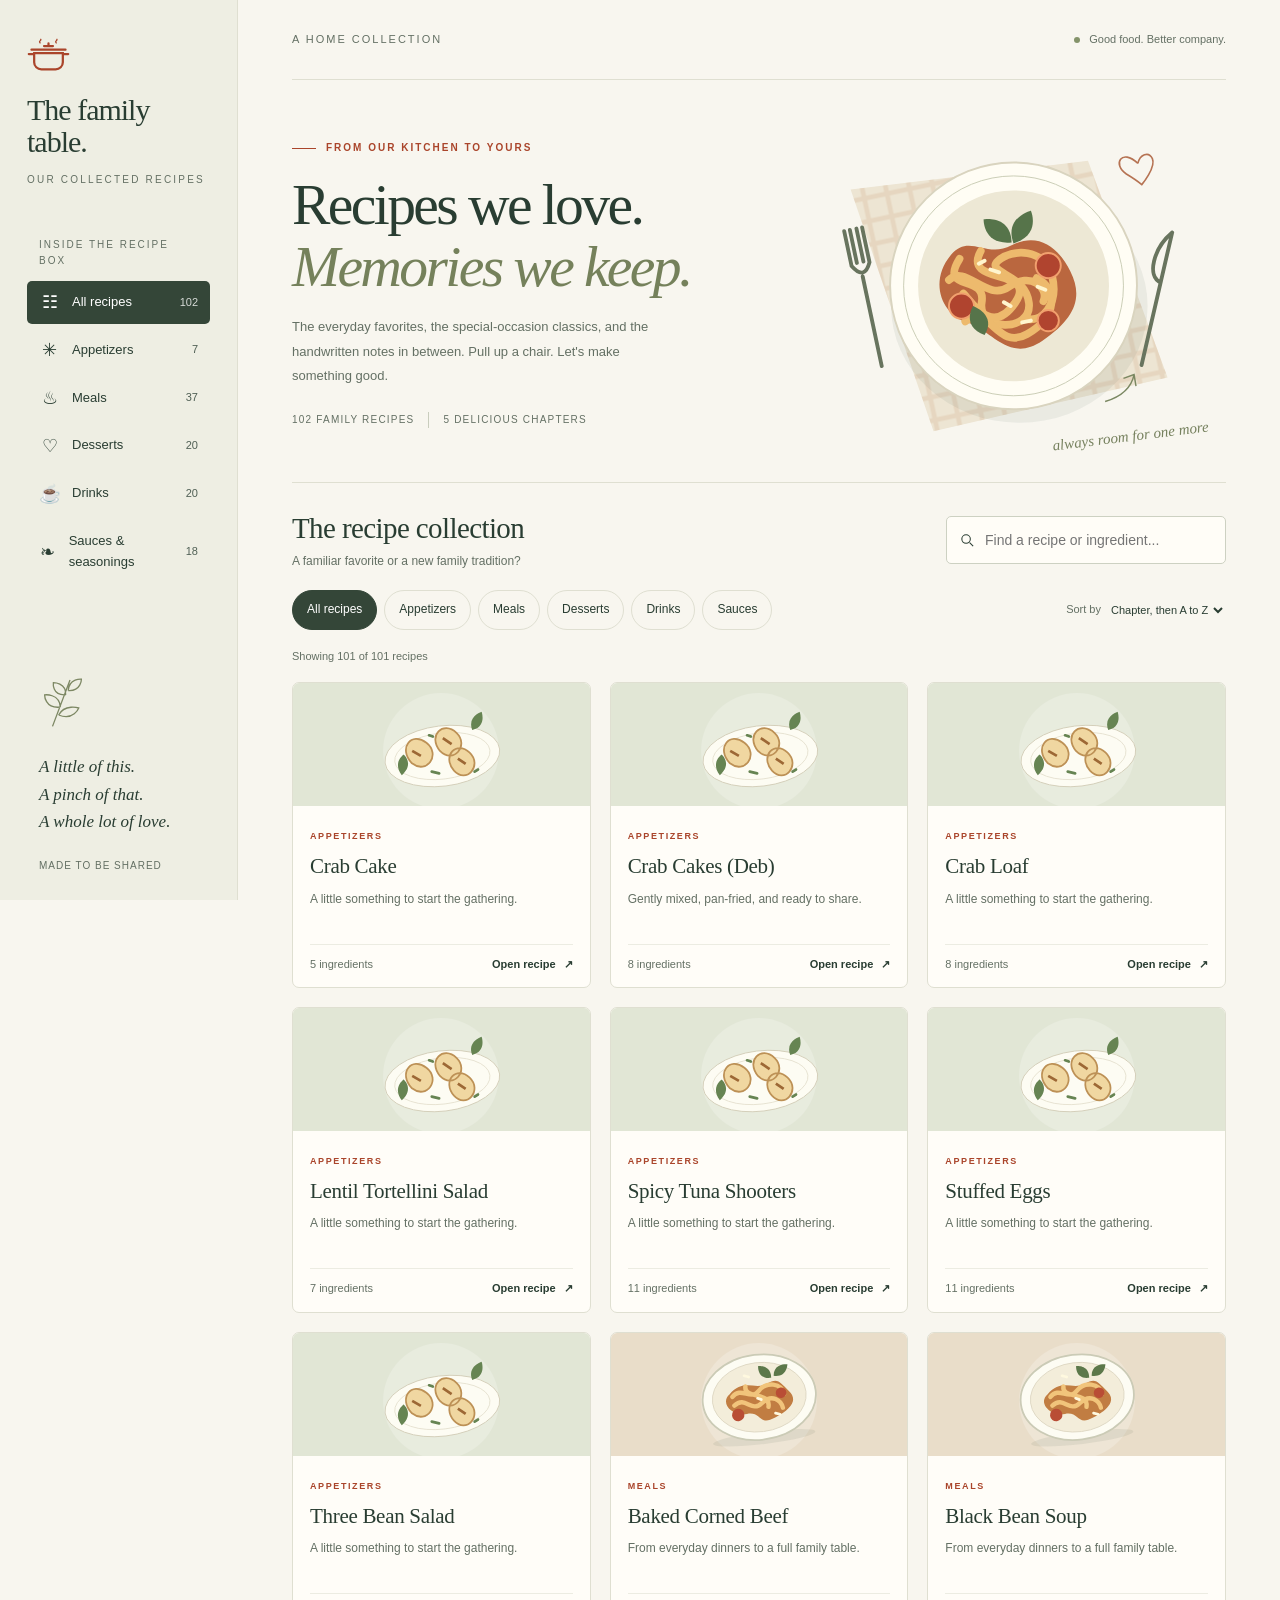
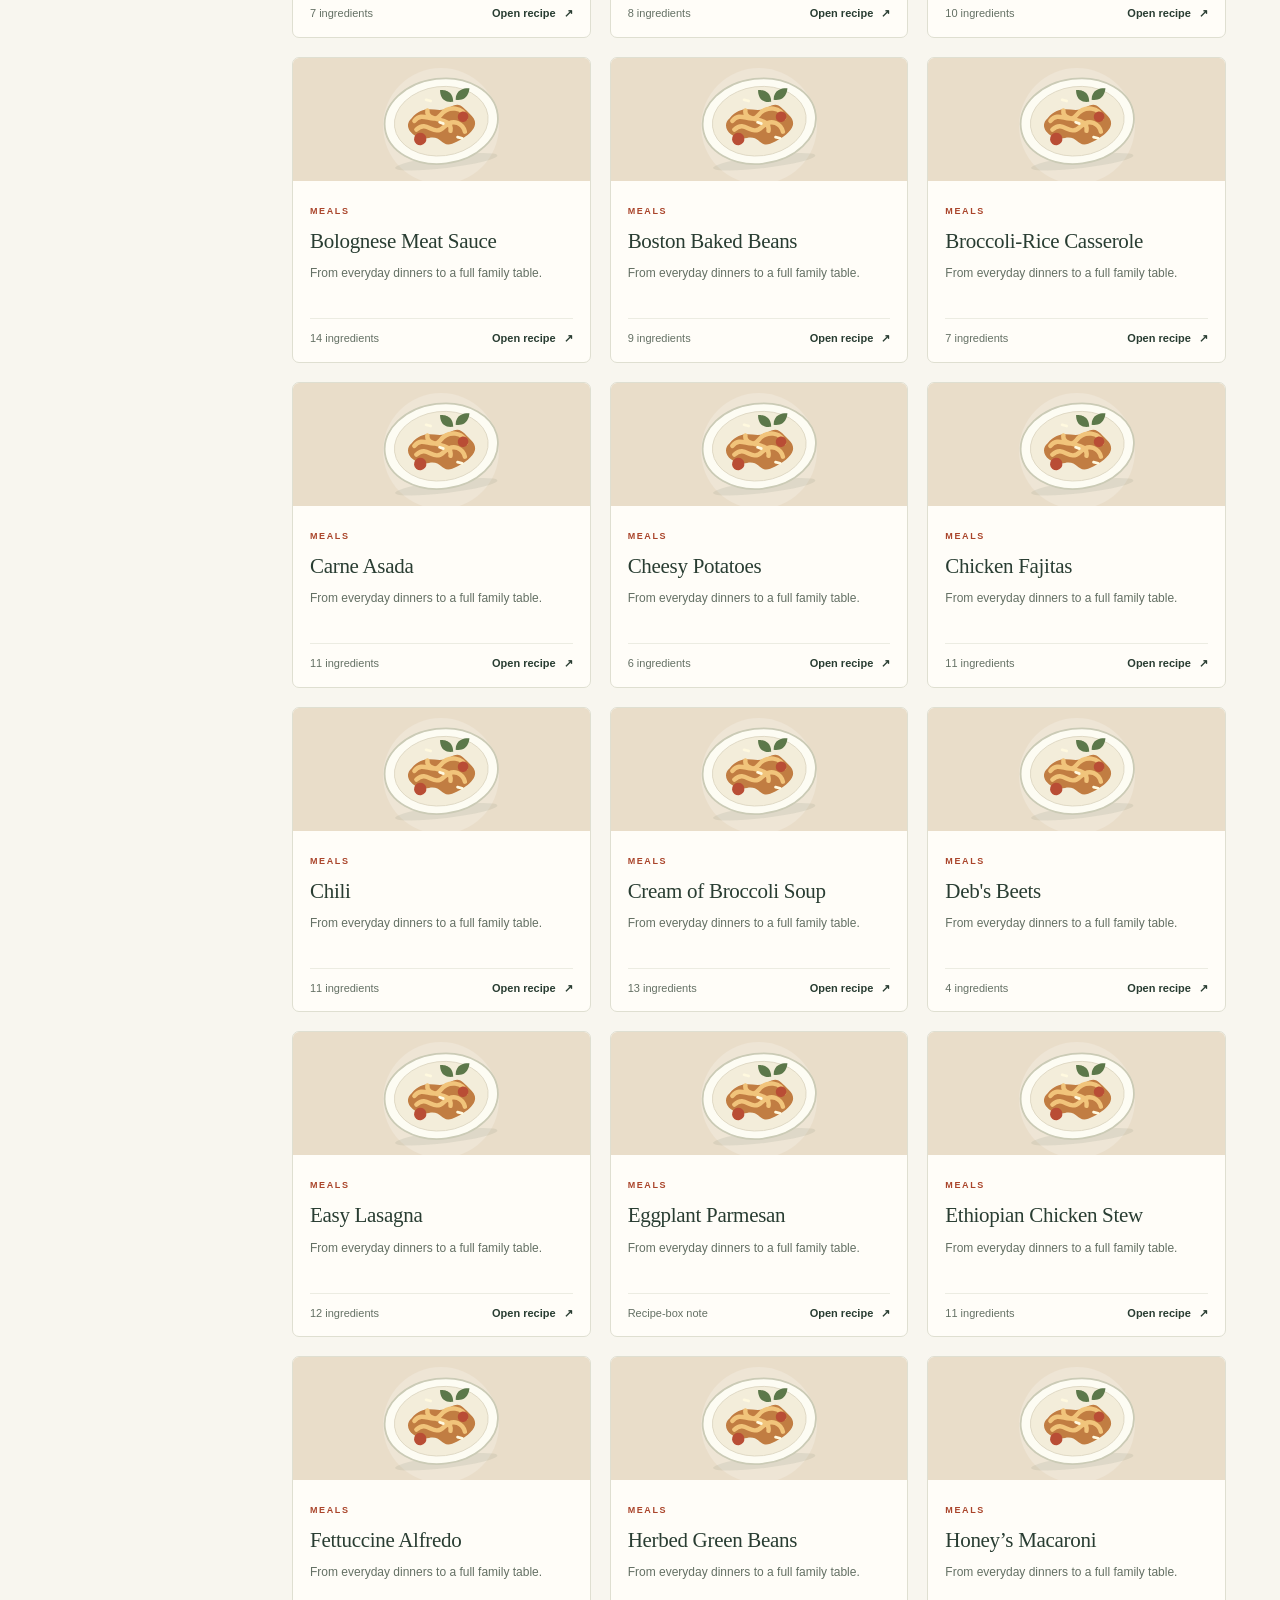
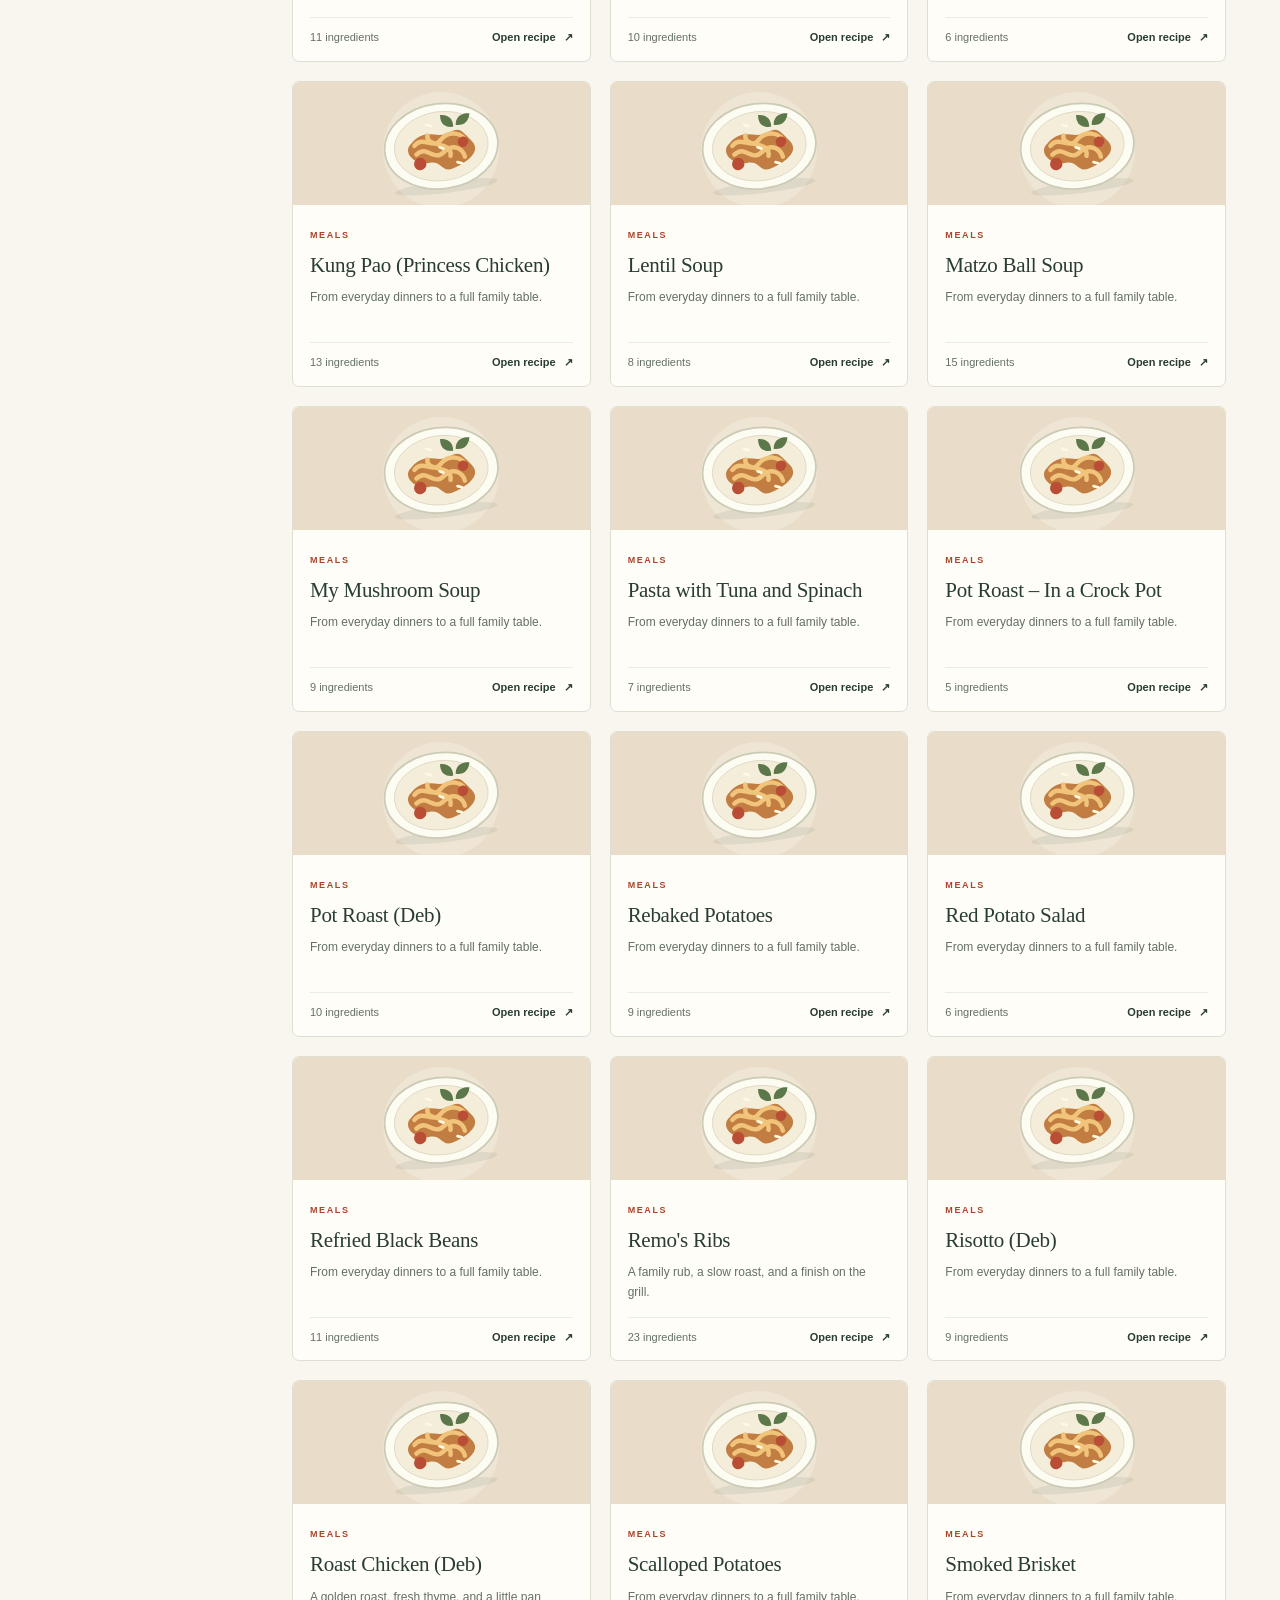
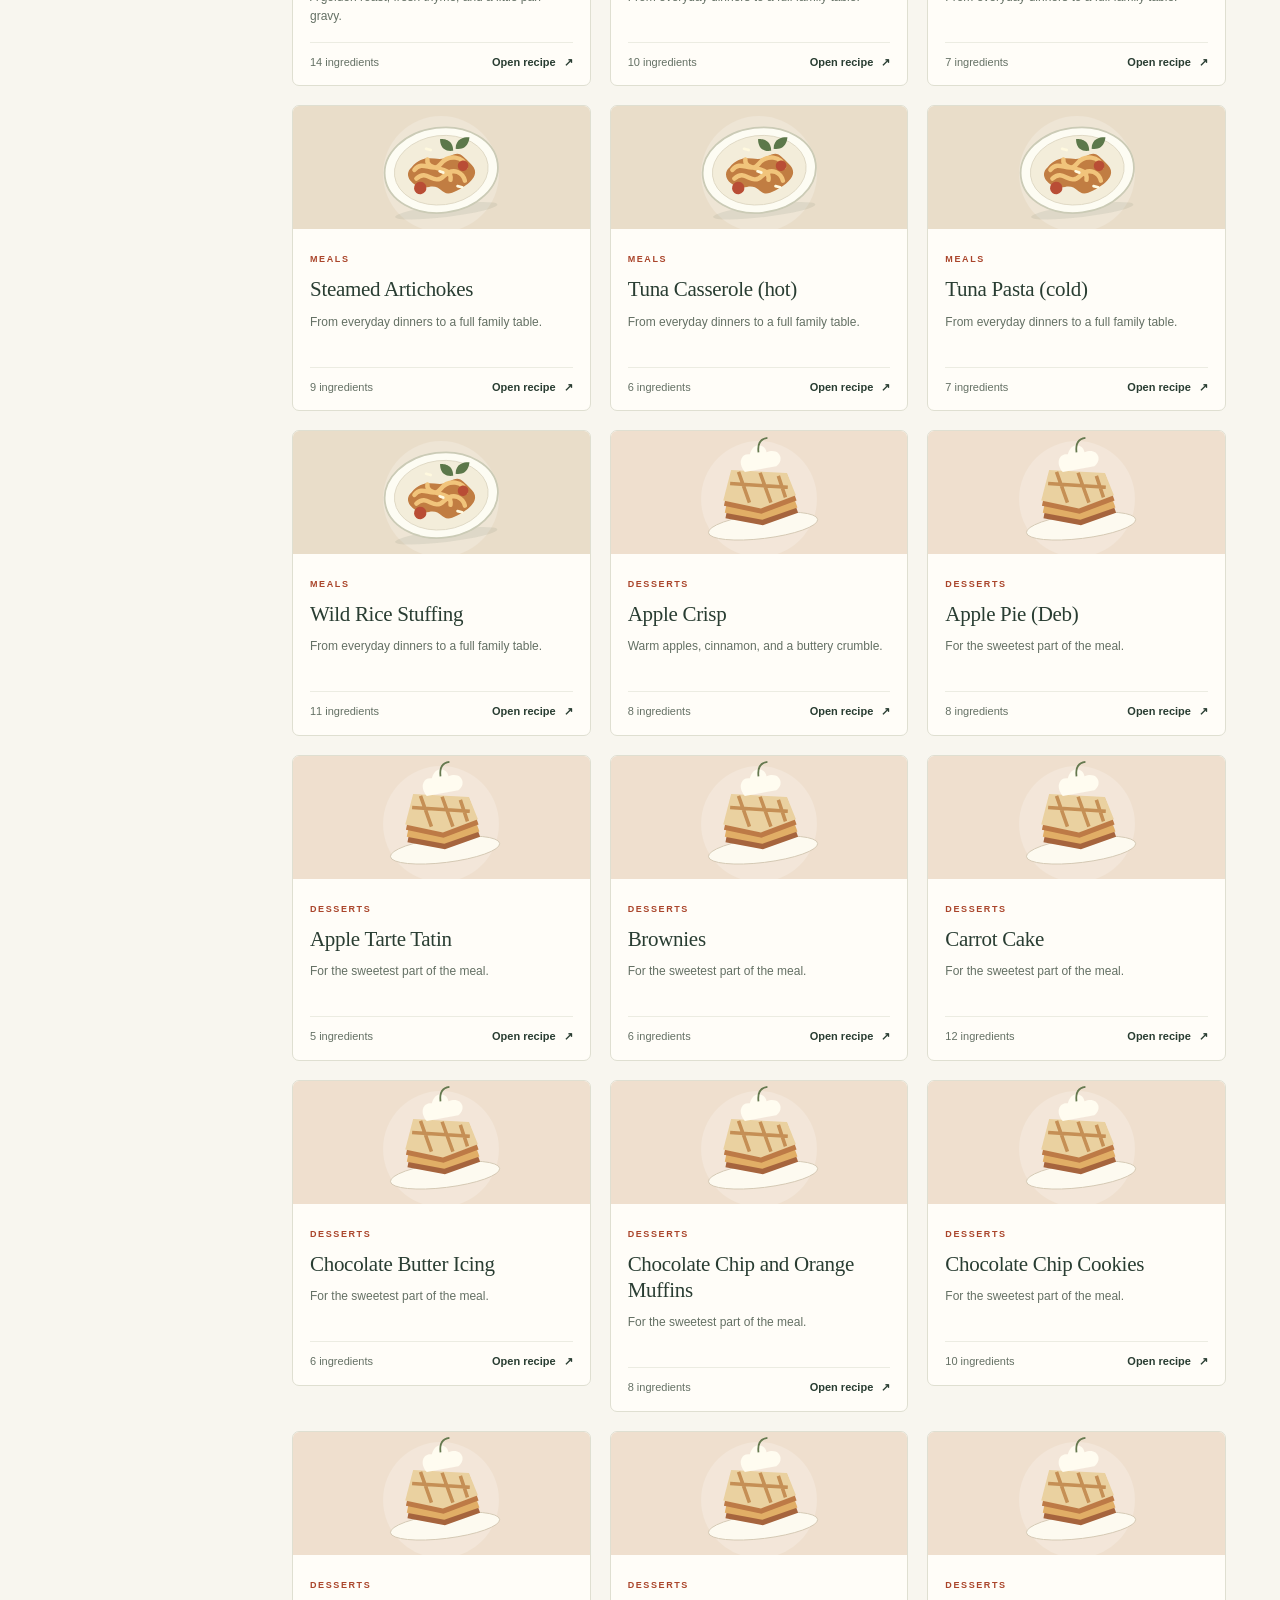
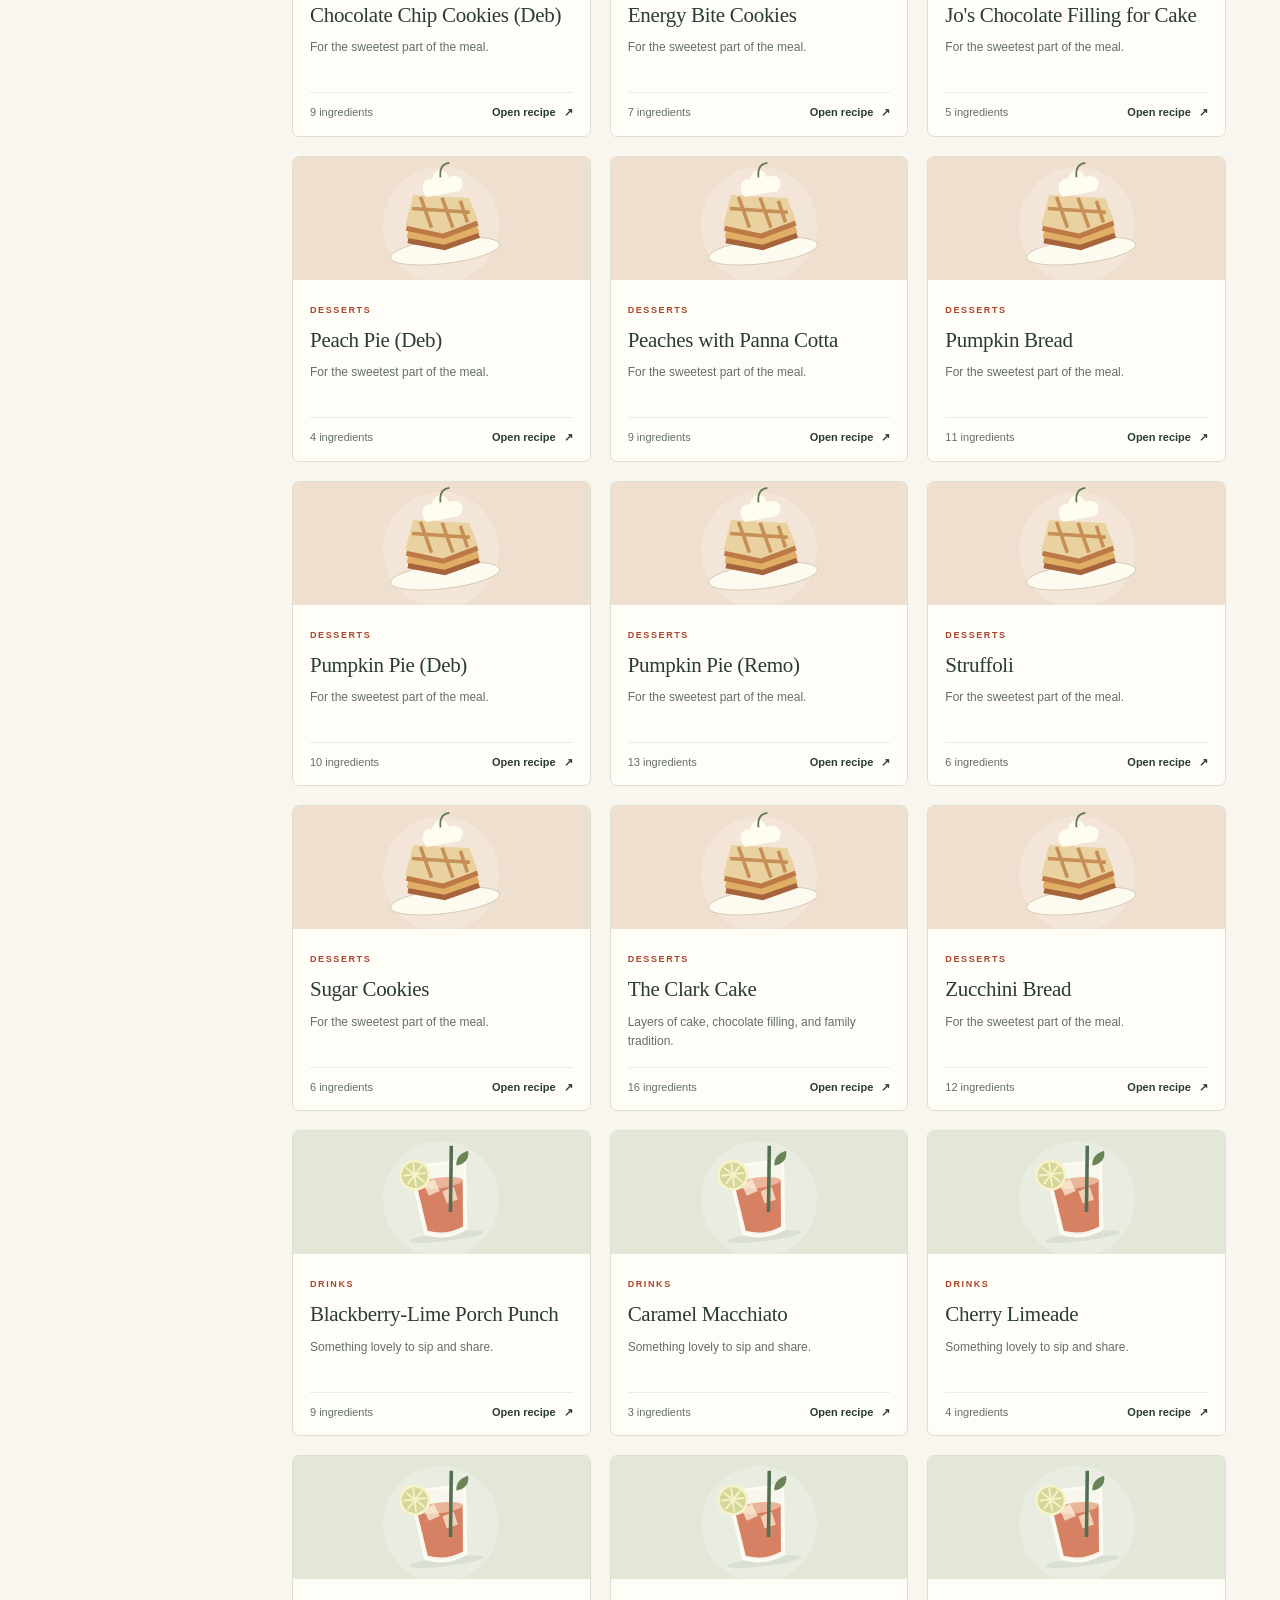
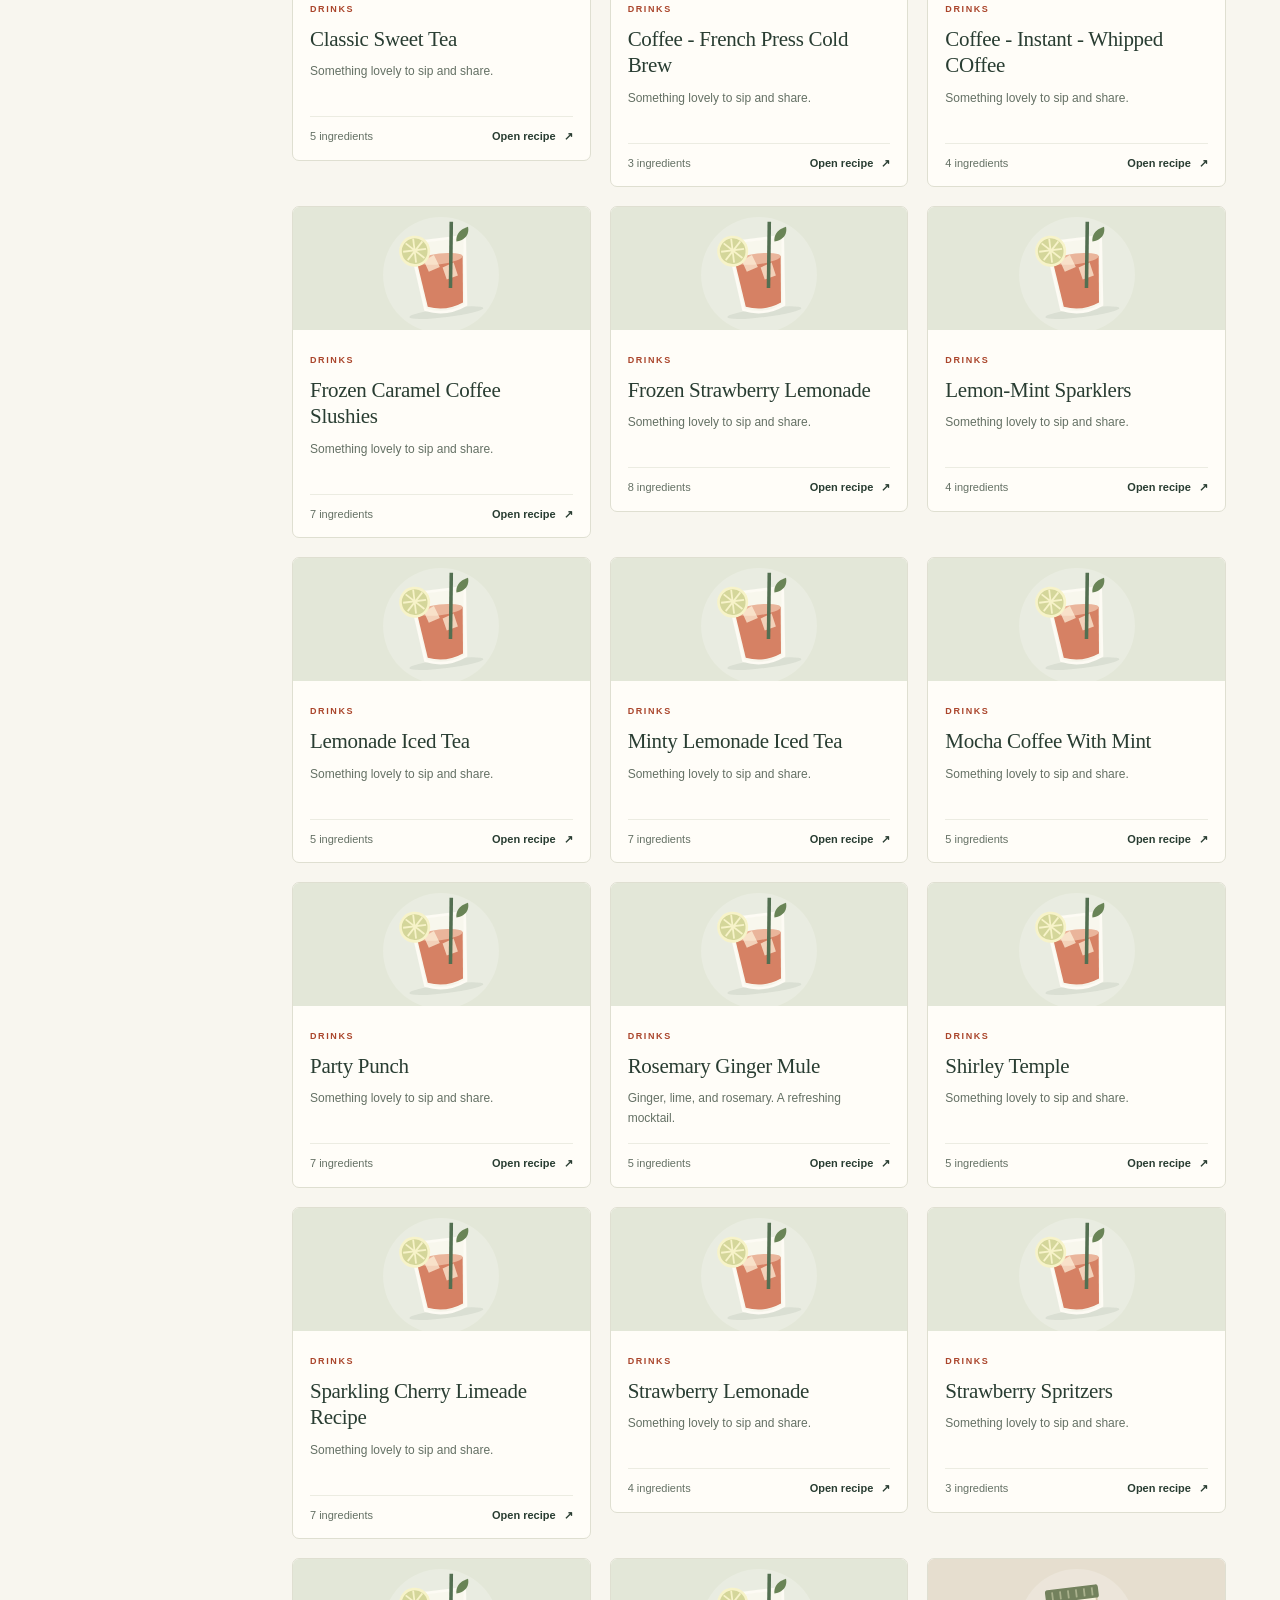
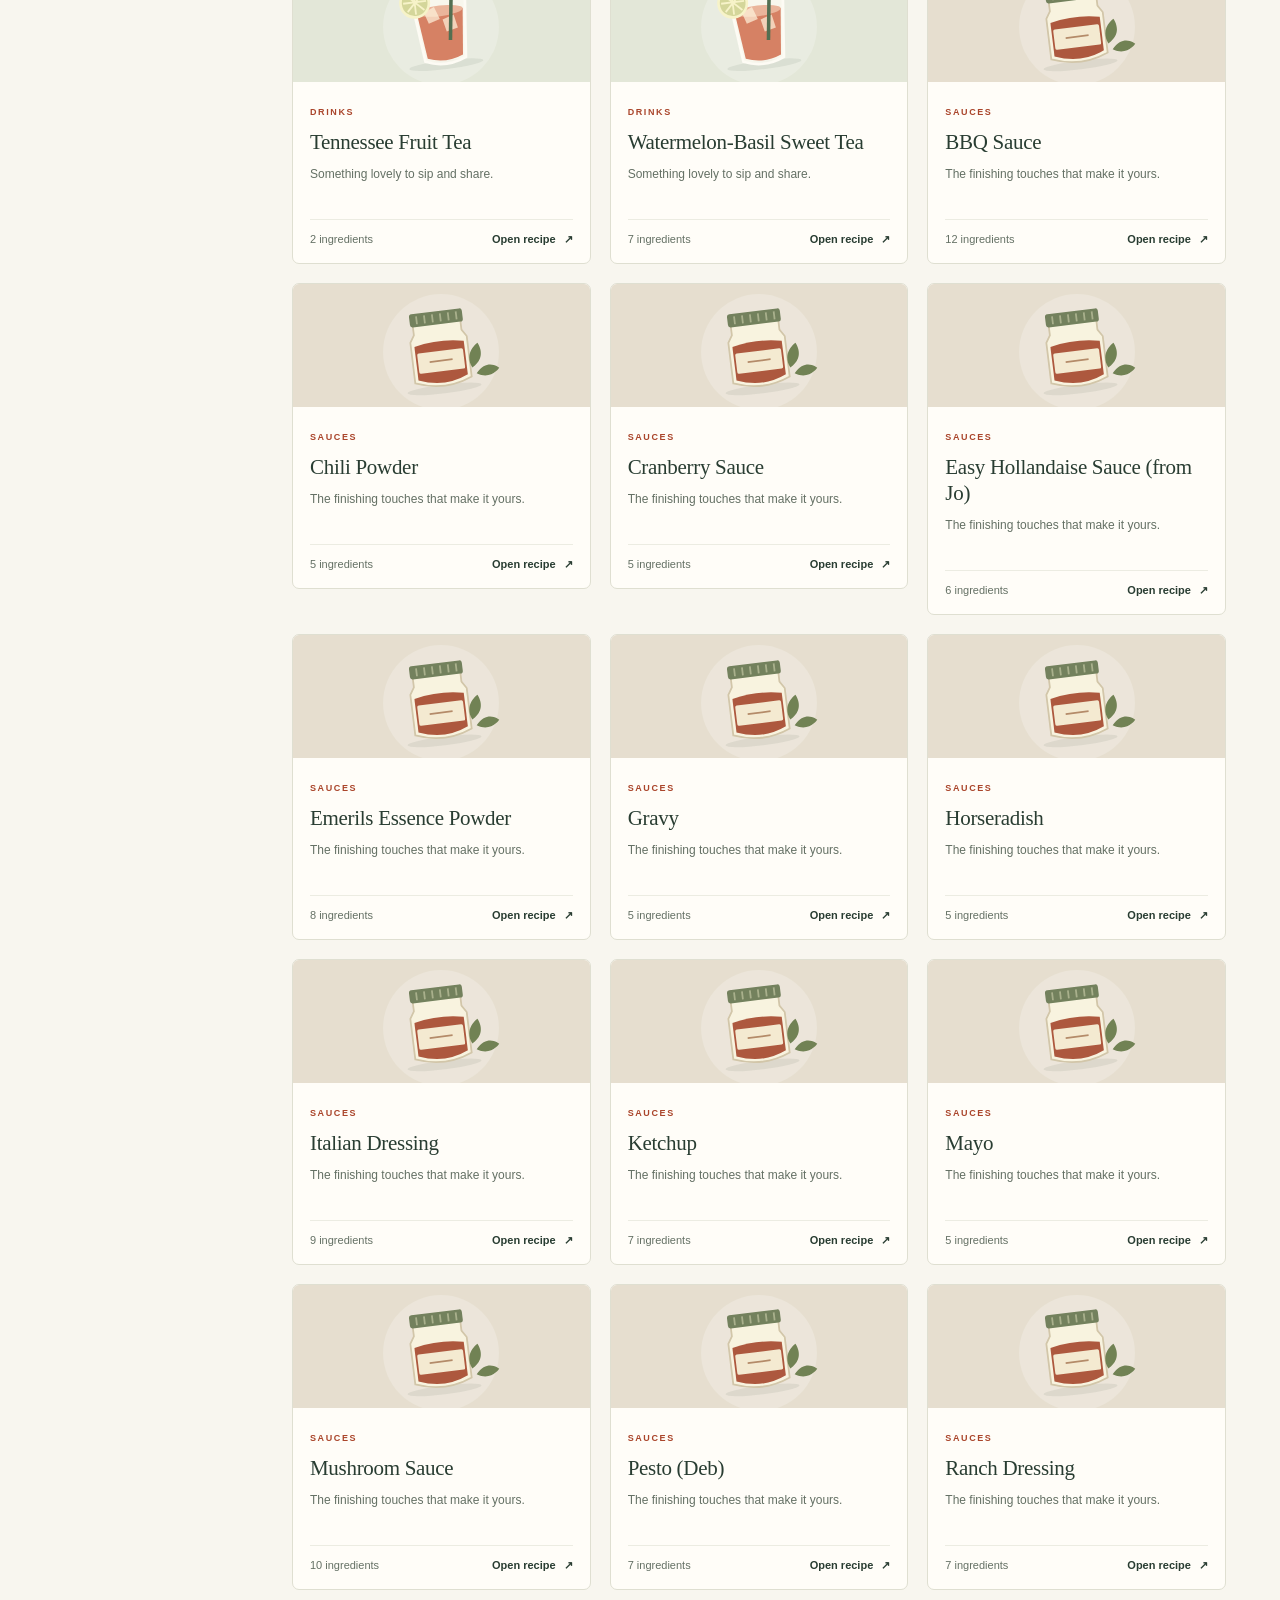
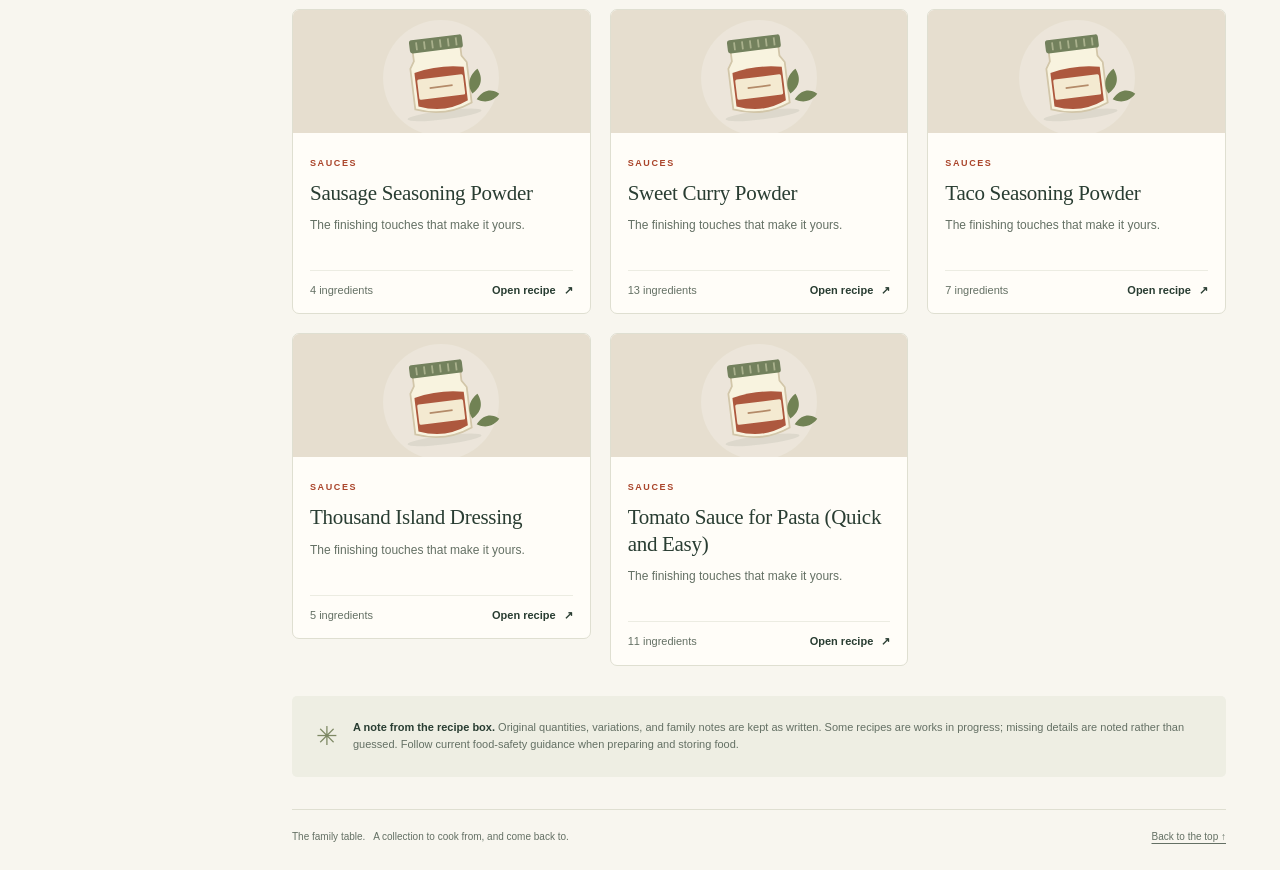
<file: index.html>
<!DOCTYPE html>
<!--
  Self-contained snapshot of the supplied "The Generic Recipe Book" README.md.
  Includes all 102 recipe bodies; the contents-only "Weed Butter" entry has no source recipe.
  Recipe text is embedded for offline use. Later README changes must be copied into this page.
  Default order follows the chapter navigation, with recipe names A to Z within each chapter.
  No external assets, libraries, or network requests are required.
-->
<html lang="en">

<head>
    <meta charset="utf-8">
    <meta name="viewport" content="width=device-width, initial-scale=1">
    <meta name="theme-color" content="#344638">
    <meta name="description"
        content="Our family recipe book. Find a familiar favorite, gather your ingredients, and make something worth sharing.">
    <title>The Family Table | Our Recipe Book</title>
    <style>
        :root {
            color-scheme: light;
            --paper: #f8f6ef;
            --ink: #293d32;
            --muted: #647064;
            --olive: #344638;
            --orange: #aa452b;
            --line: #dfdfd1;
            --serif: Georgia, "Times New Roman", serif;
        }

        * {
            box-sizing: border-box;
        }

        html {
            scroll-behavior: smooth;
            scroll-padding-top: 24px;
        }

        body {
            margin: 0;
            background: var(--paper);
            color: var(--ink);
            font-family: "Segoe UI", Arial, sans-serif;
            font-size: 15px;
            line-height: 1.6;
        }

        button,
        input,
        select {
            font: inherit;
        }

        button,
        summary,
        select {
            cursor: pointer;
        }

        button,
        a,
        input,
        select,
        summary {
            -webkit-tap-highlight-color: transparent;
        }

        a {
            color: inherit;
        }

        button {
            color: inherit;
        }

        button:focus-visible,
        a:focus-visible,
        input:focus-visible,
        select:focus-visible,
        summary:focus-visible {
            outline: 3px solid var(--orange);
            outline-offset: 5px;
        }

        [hidden] {
            display: none !important;
        }

        .skip-link {
            position: fixed;
            top: -80px;
            left: 20px;
            z-index: 20;
            padding: 12px 20px;
            background: white;
        }

        .skip-link:focus {
            top: 12px;
        }

        .sidebar {
            position: fixed;
            inset: 0 auto 0 0;
            width: 238px;
            padding: 38px 27px 24px;
            background: #eeeee3;
            border-right: 1px solid var(--line);
            display: flex;
            flex-direction: column;
            overflow-y: auto;
        }

        .brand {
            display: block;
            text-decoration: none;
        }

        .brand-mark {
            width: 43px;
            height: 34px;
            color: var(--orange);
            margin-bottom: 15px;
        }

        .brand-name {
            font: 30px/1.05 var(--serif);
            letter-spacing: -1px;
        }

        .brand-caption {
            display: block;
            margin-top: 15px;
            font-size: 10px;
            text-transform: uppercase;
            letter-spacing: 2.2px;
            color: var(--muted);
        }

        .nav-label {
            margin: 49px 12px 12px;
            font-size: 10px;
            letter-spacing: 2px;
            text-transform: uppercase;
            color: var(--muted);
        }

        .nav-list {
            list-style: none;
            padding: 0;
            margin: 0;
        }

        .nav-list a {
            display: flex;
            gap: 12px;
            align-items: center;
            padding: 11px 12px;
            margin-bottom: 5px;
            text-decoration: none;
            border-radius: 5px;
            font-size: 13px;
        }

        .nav-list a:hover {
            background: #e3e5d7;
        }

        .nav-list a[aria-current="page"] {
            color: #fff;
            background: var(--olive);
        }

        .nav-icon {
            width: 21px;
            font-size: 18px;
            text-align: center;
            line-height: 1;
        }

        .nav-count {
            margin-left: auto;
            font-size: 11px;
            opacity: .8;
        }

        .sidebar-note {
            margin-top: auto;
            padding: 42px 12px 0;
        }

        .sidebar-note svg {
            width: 48px;
            height: 56px;
            color: #7d8864;
        }

        .sidebar-note p {
            font: italic 17px/1.6 var(--serif);
        }

        .sidebar-note small {
            font-size: 10px;
            color: var(--muted);
            letter-spacing: 1px;
            text-transform: uppercase;
        }

        main {
            max-width: 1610px;
            margin-left: 238px;
            padding: 0 54px 25px;
        }

        .topbar {
            height: 80px;
            display: flex;
            align-items: center;
            justify-content: space-between;
            gap: 18px;
            border-bottom: 1px solid var(--line);
            font-size: 11px;
            color: var(--muted);
        }

        .topbar-label {
            text-transform: uppercase;
            letter-spacing: 2px;
        }

        .topbar-note {
            display: flex;
            gap: 9px;
            align-items: center;
        }

        .little-dot {
            display: inline-block;
            width: 6px;
            height: 6px;
            border-radius: 50%;
            background: #84936a;
        }

        .hero {
            display: grid;
            grid-template-columns: 1.15fr 1fr;
            align-items: center;
            gap: 24px;
            min-height: 365px;
            padding: 40px 0 34px;
        }

        .eyebrow {
            color: var(--orange);
            text-transform: uppercase;
            letter-spacing: 2px;
            font-size: 10px;
            font-weight: 700;
            display: flex;
            align-items: center;
            gap: 10px;
        }

        .eyebrow::before {
            content: "";
            height: 1px;
            width: 24px;
            background: currentColor;
        }

        h1 {
            font: normal clamp(42px, 4.5vw, 69px)/1.07 var(--serif);
            letter-spacing: -2.6px;
            margin: 18px 0;
        }

        h1 em {
            font-weight: normal;
            color: #75815b;
        }

        .hero-copy>p {
            max-width: 390px;
            color: var(--muted);
            font-size: 13px;
            line-height: 1.85;
        }

        .hero-footnote {
            margin-top: 24px;
            display: flex;
            gap: 14px;
            align-items: center;
            font-size: 10px;
            letter-spacing: 1.2px;
            text-transform: uppercase;
            color: var(--muted);
        }

        .hero-footnote span+span {
            padding-left: 14px;
            border-left: 1px solid #c9cdbd;
        }

        .hero-art {
            position: relative;
            max-width: 405px;
            width: 100%;
            justify-self: center;
        }

        .hero-art>svg {
            display: block;
            width: 100%;
            height: auto;
        }

        .art-caption {
            position: absolute;
            bottom: 1%;
            right: 2%;
            font: italic 15px var(--serif);
            transform: rotate(-7deg);
            color: #76815e;
        }

        .collection {
            border-top: 1px solid var(--line);
            padding-top: 27px;
        }

        .collection-heading {
            display: flex;
            align-items: center;
            justify-content: space-between;
            gap: 20px;
            margin-bottom: 19px;
        }

        h2 {
            font: normal 29px/1.3 var(--serif);
            letter-spacing: -.6px;
            margin: 0;
        }

        .collection-heading p {
            color: var(--muted);
            margin: 4px 0 0;
            font-size: 12px;
        }

        .search {
            display: flex;
            align-items: center;
            gap: 9px;
            border: 1px solid #cdd1c2;
            background: #fffdf7;
            border-radius: 5px;
            padding: 0 12px;
            min-width: 280px;
        }

        .search svg {
            width: 17px;
            height: 17px;
            flex-shrink: 0;
        }

        .search input {
            border: 0;
            outline: 0;
            background: transparent;
            padding: 12px 0;
            width: 100%;
            min-width: 0;
            font-size: 14px;
            color: var(--ink);
        }

        .search:focus-within {
            outline: 2px solid var(--orange);
            outline-offset: 2px;
        }

        .filters {
            display: flex;
            align-items: center;
            justify-content: space-between;
            gap: 12px;
            margin-bottom: 18px;
        }

        .category-tabs {
            display: flex;
            flex-wrap: wrap;
            gap: 7px;
        }

        .category-tab {
            border: 1px solid var(--line);
            background: transparent;
            border-radius: 30px;
            padding: 7px 14px;
            min-height: 40px;
            font-size: 12px;
        }

        .category-tab:hover {
            background: #e8ebdf;
        }

        .category-tab[aria-pressed="true"] {
            background: var(--olive);
            color: #fff;
            border-color: var(--olive);
        }

        .sort-label {
            display: flex;
            white-space: nowrap;
            gap: 6px;
            color: var(--muted);
            align-items: center;
            font-size: 11px;
        }

        select {
            background: transparent;
            color: var(--ink);
            border: 0;
            padding: 8px 0;
            max-width: 145px;
        }

        .results-line {
            display: flex;
            justify-content: space-between;
            align-items: center;
            gap: 15px;
            margin: 17px 0;
            font-size: 11px;
            color: var(--muted);
        }

        .results-line p {
            margin: 0;
        }

        .text-button {
            padding: 2px 0;
            border: 0;
            background: transparent;
            text-decoration: underline;
            text-underline-offset: 3px;
            font-size: 11px;
        }

        .recipe-grid {
            display: grid;
            grid-template-columns: repeat(3, minmax(0, 1fr));
            gap: 19px;
            align-items: start;
        }

        .recipe-card {
            min-width: 0;
            background: #fffdf8;
            border: 1px solid var(--line);
            border-radius: 7px;
            overflow: clip;
        }

        .recipe-card[open] {
            grid-column: 1 / -1;
            border-color: #9da98b;
            box-shadow: 0 5px 25px #3446380b;
            scroll-margin-top: 24px;
        }

        .recipe-card summary {
            list-style: none;
            position: relative;
        }

        .recipe-card summary::-webkit-details-marker {
            display: none;
        }

        .recipe-card summary:hover .recipe-title {
            color: var(--orange);
        }

        .recipe-card summary:focus-visible {
            outline-offset: -5px;
        }

        .card-art {
            height: 123px;
            position: relative;
            overflow: hidden;
            background: var(--art-bg);
            display: flex;
            align-items: center;
            justify-content: center;
        }

        [data-art="appetizers"] {
            --art-bg: #e1e6d5;
        }

        [data-art="meals"] {
            --art-bg: #e9ddc9;
        }

        [data-art="desserts"] {
            --art-bg: #efdfce;
        }

        [data-art="drinks"] {
            --art-bg: #e3e7d8;
        }

        [data-art="sauces"] {
            --art-bg: #e6decf;
        }

        .card-art::before {
            content: "";
            position: absolute;
            width: 116px;
            height: 116px;
            border-radius: 50%;
            background: #ffffff37;
            left: calc(50% - 58px);
            top: 10px;
        }

        .card-art svg {
            width: 142px;
            height: 114px;
            position: relative;
            transform: rotate(-7deg);
            transition: transform .25s;
        }

        summary:hover .card-art svg {
            transform: rotate(-2deg) scale(1.05);
        }

        .card-info {
            padding: 16px 17px 14px;
        }

        .card-category {
            font-size: 9px;
            font-weight: 700;
            text-transform: uppercase;
            letter-spacing: 1.6px;
            color: var(--orange);
        }

        .recipe-title {
            font: normal 21px/1.25 var(--serif);
            letter-spacing: -.3px;
            margin: 7px 0 10px;
            transition: color .15s;
        }

        .card-description {
            color: var(--muted);
            font-size: 12px;
            margin: 0;
            min-height: 40px;
            line-height: 1.65;
        }

        .card-bottom {
            display: flex;
            justify-content: space-between;
            align-items: center;
            gap: 8px;
            border-top: 1px solid #ecece2;
            padding-top: 11px;
            margin-top: 14px;
            font-size: 11px;
            color: var(--muted);
        }

        .recipe-link {
            color: var(--ink);
            font-weight: 600;
            white-space: nowrap;
        }

        .recipe-link::after {
            content: " \2197";
            margin-left: 5px;
        }

        .recipe-card[open] .recipe-link::after {
            content: " \2212";
        }

        .recipe-card[open] .card-art {
            display: none;
        }

        .recipe-card[open] .card-info {
            padding: 25px 30px 16px;
        }

        .recipe-card[open] .recipe-title {
            font-size: 33px;
        }

        .recipe-card[open] .card-description {
            min-height: 0;
        }

        .recipe-card[open] .card-bottom {
            margin-top: 14px;
        }

        .recipe-content {
            border-top: 1px solid var(--line);
            padding: 5px 30px 28px;
            font-size: 16px;
            line-height: 1.85;
        }

        .recipe-columns {
            display: grid;
            grid-template-columns: minmax(200px, .8fr) minmax(0, 1.5fr);
            gap: 36px;
        }

        .recipe-ingredients {
            border-right: 1px solid var(--line);
            padding-right: 25px;
        }

        .recipe-content h3 {
            font: normal 23px/1.3 var(--serif);
            margin: 24px 0 14px;
        }

        .recipe-content h4 {
            font-size: 14px;
            margin: 23px 0 10px;
        }

        .recipe-content ul,
        .recipe-content ol {
            padding-left: 22px;
        }

        .recipe-content li {
            margin-bottom: 9px;
            padding-left: 3px;
        }

        .recipe-content ol>li::marker {
            color: var(--orange);
            font-weight: 600;
        }

        .recipe-content p {
            margin: 13px 0;
        }

        .recipe-content blockquote {
            margin: 16px 0;
            border-left: 3px solid #aeb995;
            padding: 10px 16px;
            background: #f1f3e8;
            font-size: 13px;
            color: #506044;
        }

        .ingredient-list {
            list-style: none;
            padding-left: 0 !important;
        }

        .ingredient-list li {
            padding-left: 0;
        }

        .ingredient-list label {
            display: flex;
            align-items: baseline;
            gap: 10px;
            cursor: pointer;
        }

        .ingredient-list input {
            accent-color: var(--olive);
            width: 16px;
            height: 16px;
            flex-shrink: 0;
            position: relative;
            top: 2px;
            cursor: pointer;
        }

        .ingredient-list input:checked+span {
            color: var(--muted);
            text-decoration: line-through;
        }

        .recipe-tools {
            display: flex;
            align-items: center;
            flex-wrap: wrap;
            gap: 16px;
            padding: 16px 0 8px;
        }

        .print-button {
            border: 1px solid #cbd0bd;
            background: #eff1e6;
            border-radius: 4px;
            padding: 8px 15px;
            min-height: 44px;
            font-size: 12px;
        }

        .recipe-tools .text-button {
            font-size: 12px;
        }

        .empty-state {
            text-align: center;
            border: 1px dashed #c5cbb7;
            border-radius: 6px;
            padding: 45px 20px;
        }

        .empty-state h3 {
            font: normal 27px var(--serif);
            margin: 0 0 10px;
        }

        .empty-state p {
            color: var(--muted);
            font-size: 13px;
        }

        .kitchen-note {
            display: flex;
            align-items: center;
            gap: 15px;
            padding: 20px 24px;
            margin: 30px 0 0;
            background: #eeeee3;
            border-radius: 5px;
        }

        .kitchen-note>span {
            font-size: 26px;
            color: #7d8864;
        }

        .kitchen-note p {
            font-size: 11px;
            color: var(--muted);
            margin: 0;
        }

        .kitchen-note strong {
            color: var(--ink);
        }

        footer {
            display: flex;
            justify-content: space-between;
            gap: 20px;
            border-top: 1px solid var(--line);
            margin-top: 32px;
            padding-top: 19px;
            font-size: 10px;
            color: var(--muted);
        }

        footer a {
            text-underline-offset: 3px;
        }

        .sr-only {
            position: absolute;
            width: 1px;
            height: 1px;
            padding: 0;
            margin: -1px;
            overflow: hidden;
            clip: rect(0, 0, 0, 0);
            white-space: nowrap;
            border: 0;
        }

        .svg-library {
            position: absolute;
            width: 0;
            height: 0;
            overflow: hidden;
        }

        @media (min-width: 1650px) {
            main {
                margin-right: auto;
            }
        }

        @media (max-width: 1200px) {
            main {
                padding-left: 32px;
                padding-right: 32px;
                margin-left: 210px;
            }

            .sidebar {
                width: 210px;
                padding-left: 20px;
                padding-right: 20px;
            }

            .recipe-grid {
                grid-template-columns: repeat(2, minmax(0, 1fr));
            }

            .filters {
                align-items: flex-start;
            }

            .hero {
                min-height: 320px;
            }

            .hero-footnote {
                letter-spacing: .5px;
            }
        }

        @media (max-width: 850px) {
            .sidebar {
                position: static;
                width: auto;
                padding: 20px 24px 0;
                border-right: 0;
                border-bottom: 1px solid var(--line);
            }

            .brand {
                display: flex;
                align-items: center;
                gap: 12px;
            }

            .brand-mark {
                width: 35px;
                margin: 0;
            }

            .brand-name {
                font-size: 24px;
                letter-spacing: -.5px;
            }

            .brand-name br {
                display: none;
            }

            .brand-caption,
            .nav-label,
            .sidebar-note {
                display: none;
            }

            .nav-list {
                display: flex;
                overflow-x: auto;
                gap: 12px;
                padding-top: 18px;
            }

            .nav-list a {
                white-space: nowrap;
                padding: 8px 11px;
                margin-bottom: 12px;
            }

            .nav-icon,
            .nav-count {
                display: none;
            }

            main {
                margin-left: 0;
                padding-left: 26px;
                padding-right: 26px;
            }

            .topbar {
                height: 55px;
            }

            .hero {
                padding-top: 24px;
                min-height: 310px;
            }

            h1 {
                font-size: 49px;
            }

            .hero-art {
                max-width: 300px;
            }

            .collection-heading {
                flex-wrap: wrap;
            }

            .search {
                flex: 1;
                max-width: 360px;
                min-width: 230px;
            }
        }

        @media (max-width: 560px) {
            main {
                padding-left: 20px;
                padding-right: 20px;
            }

            .sidebar {
                padding-left: 20px;
                padding-right: 20px;
            }

            .topbar {
                font-size: 9px;
            }

            .topbar-label {
                letter-spacing: 1.4px;
            }

            .topbar-note {
                font-size: 9px;
            }

            .hero {
                grid-template-columns: 1fr;
                gap: 0;
                padding-top: 29px;
            }

            h1 {
                font-size: 51px;
            }

            .hero-copy>p {
                max-width: 320px;
            }

            .hero-art {
                width: 235px;
                margin-top: -6px;
            }

            .art-caption {
                font-size: 13px;
                right: -9px;
            }

            .hero-footnote {
                margin-top: 17px;
            }

            .collection-heading {
                gap: 17px;
            }

            .search {
                max-width: none;
                width: 100%;
                flex-basis: 100%;
            }

            .filters {
                flex-wrap: wrap;
            }

            .category-tab {
                min-height: 44px;
                font-size: 12px;
                padding: 7px 12px;
            }

            .sort-label {
                margin-left: auto;
            }

            .recipe-grid {
                grid-template-columns: 1fr;
                gap: 16px;
            }

            .card-art {
                height: 145px;
            }

            .card-art svg {
                width: 165px;
                height: 135px;
            }

            .card-info {
                padding: 20px;
            }

            .recipe-title {
                font-size: 25px;
            }

            .card-description {
                min-height: 0;
                font-size: 12px;
            }

            .recipe-columns {
                grid-template-columns: 1fr;
                gap: 0;
            }

            .recipe-ingredients {
                border-right: 0;
                padding-right: 0;
                border-bottom: 1px solid var(--line);
                padding-bottom: 10px;
            }

            .recipe-card[open] .card-info {
                padding: 23px 20px 15px;
            }

            .recipe-content {
                padding: 5px 20px 25px;
            }

            footer {
                flex-direction: column;
                gap: 8px;
            }
        }

        @media (prefers-reduced-motion: reduce) {
            html {
                scroll-behavior: auto;
            }

            *,
            *::before,
            *::after {
                transition: none !important;
            }
        }

        @media print {
            body {
                background: white;
                color: #000;
                font-size: 11pt;
            }

            .sidebar,
            .topbar,
            .hero,
            .collection-heading,
            .filters,
            .results-line,
            .kitchen-note,
            footer,
            .recipe-tools,
            .skip-link,
            .card-art,
            .card-bottom,
            .empty-state,
            noscript {
                display: none !important;
            }

            main {
                margin: 0;
                padding: 0;
                max-width: none;
            }

            .collection {
                border: 0;
                padding: 0;
            }

            .recipe-grid {
                display: block;
            }

            .recipe-card {
                border: 0;
                background: white;
                margin-bottom: 25px;
                break-before: page;
                overflow: visible;
            }

            .recipe-card:first-child {
                break-before: auto;
            }

            .recipe-card[open] {
                box-shadow: none;
            }

            .recipe-card summary {
                display: block;
            }

            .recipe-card .card-info,
            .recipe-card[open] .card-info {
                padding: 0 0 10px;
            }

            .recipe-card .recipe-title {
                font-size: 24pt;
            }

            .card-description {
                min-height: 0;
            }

            .recipe-content {
                padding: 0;
                border: 0;
                font-size: 11pt;
            }

            .recipe-columns {
                display: block;
            }

            .recipe-ingredients {
                border: 0;
                padding: 0;
            }

            .recipe-content h3,
            .recipe-content h4 {
                break-after: avoid;
            }

            .recipe-content li,
            .recipe-content blockquote {
                break-inside: avoid;
            }

            .ingredient-list input {
                display: none;
            }

            .ingredient-list input:checked+span {
                text-decoration: none;
                color: #000;
            }

            body.print-one .recipe-card:not(.print-target) {
                display: none !important;
            }

            .recipe-card.print-target {
                break-before: auto;
            }

            @page {
                margin: 18mm;
            }
        }
    </style>
</head>

<body>
    <a class="skip-link" href="#recipes">Skip to recipes</a>
    <svg class="svg-library" xmlns="http://www.w3.org/2000/svg" aria-hidden="true">
        <defs>
            <symbol id="art-meals" viewBox="0 0 160 125">
                <ellipse cx="80" cy="111" rx="58" ry="7" fill="#34463815" />
                <ellipse cx="80" cy="65" rx="64" ry="48" fill="#fdfcf3" stroke="#cbcbb6" stroke-width="2" />
                <ellipse cx="80" cy="65" rx="53" ry="39" fill="#f3edda" stroke="#ded8c4" />
                <path d="M47 58c-12 8 0 25 17 24s11 16 31 8 28-17 19-28-10-17-24-11-25-10-43 7" fill="#c17d42" />
                <path d="M50 61c11-11 20 7 30-3s27-6 28 7M51 71c14-10 18 11 31 1s22 0 23 8M66 51c-4 14 28 9 23 26"
                    fill="none" stroke="#f1c47b" stroke-width="5" stroke-linecap="round" />
                <path d="M99 43c2-15 17-11 17-11s-2 15-17 11M96 45c-16 0-13-15-13-15s15 0 13 15" fill="#5c784a" />
                <circle cx="54" cy="82" r="7" fill="#b94d35" />
                <circle cx="105" cy="63" r="6" fill="#b94d35" />
                <path d="m66 39 5 2m25 44 5 2m-23-21 4 2" stroke="#fff9df" stroke-width="3" stroke-linecap="round" />
            </symbol>
            <symbol id="art-desserts" viewBox="0 0 160 125">
                <ellipse cx="80" cy="100" rx="62" ry="14" fill="#fdfaf0" stroke="#d3c7b1" />
                <path d="m39 86 13-39 62 12 7 31-41 9z" fill="#a6643d" />
                <path d="m39 80 13-39 62 12 7 31-41 9z" fill="#e1ae66" />
                <path d="m39 72 13-37 62 11 7 30-41 10z" fill="#bd7a46" />
                <path d="m39 66 13-33 62 11 7 26-41 10z" fill="#ead1a0" />
                <path d="m49 48 64 12m-53-24 8 36m16-32 8 35m12-29 5 25" stroke="#c58f55" stroke-width="4" />
                <path d="M67 37c-8-12 0-22 8-19 6-15 19-9 19 0 15-4 20 11 9 17z" fill="#fffcf0" />
                <path d="M85 17c0-12 6-15 12-15" fill="none" stroke="#65794f" stroke-width="2" />
            </symbol>
            <symbol id="art-drinks" viewBox="0 0 160 125">
                <ellipse cx="80" cy="112" rx="42" ry="5" fill="#34463815" />
                <path d="m49 29 8 77q23 10 46 0l8-77z" fill="#fffdf3" fill-opacity=".7" stroke="#fdfbf4"
                    stroke-width="3" />
                <path d="m54 51 6 52q20 8 40 0l6-52z" fill="#d68164" />
                <ellipse cx="80" cy="51" rx="26" ry="6" fill="#eab59b" />
                <path d="m62 51 12-5 5 14-13 4zm20 10 13-4 3 15-13 3z" fill="#fff4dd" fill-opacity=".7" />
                <path d="m88 85 10-74" stroke="#536f51" stroke-width="4" />
                <circle cx="53" cy="39" r="16" fill="#d4d69a" stroke="#f7f3c9" stroke-width="3" />
                <path d="M53 25v27m-13-14h26m-22-9 19 19m0-19L44 48" stroke="#f7f3c9" stroke-width="2" />
                <path d="M101 34c0-13 15-15 15-15s2 14-15 15" fill="#698456" />
            </symbol>
            <symbol id="art-appetizers" viewBox="0 0 160 125">
                <ellipse cx="80" cy="75" rx="65" ry="34" fill="#fdfcf3" stroke="#d2cdb8" />
                <ellipse cx="80" cy="75" rx="54" ry="26" fill="none" stroke="#e6e1d0" />
                <path
                    d="M45 79c-14-19 4-36 19-21s-4 36-19 21m33-10c-12-19 8-34 21-18s-8 35-21 18m13 24c-12-18 7-34 20-18s-8 35-20 18"
                    fill="#f0d7a1" stroke="#bd9156" stroke-width="2" />
                <path d="m47 65 9 7m27-17 9 8m5 17 8 7" stroke="#9d6835" stroke-width="3" />
                <path d="M32 91c-9-16 5-23 5-23s11 12-5 23m85-41c-4-16 13-19 13-19s4 17-13 19" fill="#668452" />
                <path d="m66 91 8 3m-6-44 4 2m42 45 4-2" stroke="#668452" stroke-width="3" stroke-linecap="round" />
            </symbol>
            <symbol id="art-sauces" viewBox="0 0 160 125">
                <ellipse cx="78" cy="112" rx="42" ry="5" fill="#34463815" />
                <path d="M51 34h54v14l5 8v46q-31 13-64 0V56l5-8z" fill="#f8f3df" stroke="#d2c6a9" stroke-width="2" />
                <path d="M50 61q29-6 56 0v38q-27 12-56 0z" fill="#ad583e" />
                <rect x="48" y="24" width="60" height="15" rx="3" fill="#73815d" />
                <path d="M56 27v9m9-9v9m9-9v9m9-9v9m9-9v9m9-9v9" stroke="#a9b08c" stroke-width="2" />
                <rect x="52" y="69" width="52" height="23" rx="2" fill="#f4ead1" />
                <path d="M65 80h26" stroke="#b48b69" stroke-width="2" />
                <path d="M112 92c-8-18 9-27 9-27s10 17-9 27m4 7c14-16 26-3 26-3s-11 13-26 3" fill="#718254" />
            </symbol>
        </defs>
    </svg>
    <aside class="sidebar" aria-label="Cookbook navigation">
        <a class="brand" href="#top" aria-label="The Family Table home">
            <svg class="brand-mark" viewBox="0 0 48 36" fill="none" aria-hidden="true">
                <path d="M8 16h32v10a8 8 0 0 1-8 8H16a8 8 0 0 1-8-8zm-6 1h6m32 0h6M5 12h38M19 8h10M24 8V5"
                    stroke="currentColor" stroke-width="2.5" stroke-linecap="round" />
                <path d="M15 5c-3-3 2-3 0-5m18 5c-3-3 2-3 0-5" stroke="currentColor" stroke-width="1.5" />
            </svg>
            <div>
                <div class="brand-name">The family<br> table.</div><span class="brand-caption">Our collected
                    recipes</span>
            </div>
        </a>
        <p class="nav-label">Inside the recipe box</p>
        <nav>
            <ul class="nav-list">
                <li><a href="#recipes" data-chapter="all" aria-current="page"><span class="nav-icon"
                            aria-hidden="true">&#9783;</span><span>All recipes</span><span
                            class="nav-count">102</span></a></li>
                <li><a href="#recipes" data-chapter="Appetizers"><span class="nav-icon"
                            aria-hidden="true">&#10035;</span><span>Appetizers</span><span
                            class="nav-count">7</span></a></li>
                <li><a href="#recipes" data-chapter="Meals"><span class="nav-icon"
                            aria-hidden="true">&#9832;</span><span>Meals</span><span class="nav-count">37</span></a>
                </li>
                <li><a href="#recipes" data-chapter="Desserts"><span class="nav-icon"
                            aria-hidden="true">&#9825;</span><span>Desserts</span><span class="nav-count">20</span></a>
                </li>
                <li><a href="#recipes" data-chapter="Drinks"><span class="nav-icon"
                            aria-hidden="true">&#9749;</span><span>Drinks</span><span class="nav-count">20</span></a>
                </li>
                <li><a href="#recipes" data-chapter="Sauces"><span class="nav-icon"
                            aria-hidden="true">&#10087;</span><span>Sauces &amp; seasonings</span><span
                            class="nav-count">18</span></a></li>
            </ul>
        </nav>
        <div class="sidebar-note">
            <svg viewBox="0 0 52 64" fill="none" aria-hidden="true">
                <path
                    d="M14 61 34 8M23 39C5 41 5 25 5 25s17-2 18 14m6-14C13 26 15 11 15 11s15 0 14 14m-8 23c17 7 23-8 23-8s-16-5-23 8m11-28C47 21 47 7 47 7s-14-1-15 13"
                    stroke="currentColor" stroke-width="1.5" />
            </svg>
            <p>A little of this.<br>A pinch of that.<br>A whole lot of love.</p>
            <small>Made to be shared</small>
        </div>
    </aside>
    <main id="top">
        <header class="topbar"><span class="topbar-label">A home collection</span><span class="topbar-note"><span
                    class="little-dot"></span> Good food. Better company.</span></header>
        <section class="hero" aria-labelledby="page-title">
            <div class="hero-copy">
                <div class="eyebrow">From our kitchen to yours</div>
                <h1 id="page-title">Recipes we love.<br><em>Memories we keep.</em></h1>
                <p>The everyday favorites, the special-occasion classics, and the handwritten notes in between. Pull up
                    a chair. Let's make something good.</p>
                <div class="hero-footnote"><span>102 family recipes</span><span>5 delicious chapters</span></div>
            </div>
            <div class="hero-art" aria-hidden="true">
                <svg viewBox="0 0 420 340" xmlns="http://www.w3.org/2000/svg">
                    <defs>
                        <pattern id="cloth" width="24" height="24" patternUnits="userSpaceOnUse">
                            <path d="M0 4h24M4 0v24" stroke="#d6b798" stroke-width="5" opacity=".32" />
                        </pattern>
                    </defs>
                    <path d="m64 40 247 22 34 237-249 4z" fill="#ede5d3" transform="rotate(-12 205 170)" />
                    <path d="m64 40 247 22 34 237-249 4z" fill="url(#cloth)" transform="rotate(-12 205 170)" />
                    <ellipse cx="215" cy="193" rx="133" ry="121" fill="#34463812" />
                    <circle cx="209" cy="172" r="128" fill="#fffdf4" stroke="#d9d4bf" stroke-width="2" />
                    <circle cx="209" cy="172" r="114" fill="none" stroke="#c9cdb5" />
                    <circle cx="209" cy="172" r="99" fill="#ede8d5" />
                    <path d="M144 140c-24 29-8 63 17 70s43 43 78 19 42-46 29-72-34-41-61-27-44-13-63 10"
                        fill="#ba673f" />
                    <g fill="none" stroke="#edba6d" stroke-width="8" stroke-linecap="round">
                        <path d="M153 144c-22 35 28 15 23 45s52 32 49 1-46-31-32-44 49-13 56 16-10 49-28 44" />
                        <path
                            d="M142 166c17-17 39 23 62 7s42 1 36 15M159 209c26-20 32 31 64 13s32-47 10-58M175 136c-20 36 60 17 36 53s-45 0-54-9" />
                    </g>
                    <g fill="#b0442f" stroke="#f1a06e" stroke-width="2">
                        <circle cx="155" cy="193" r="13" />
                        <circle cx="245" cy="151" r="13" />
                        <circle cx="245" cy="208" r="11" />
                    </g>
                    <g fill="#56744a">
                        <path d="M209 128c-10-27 18-34 18-34s11 25-18 34" />
                        <path d="M207 127c-30 3-29-24-29-24s28-5 29 24" />
                        <path d="M179 223c-25-9-12-30-12-30s25 9 12 30" />
                    </g>
                    <g stroke="#fff5ce" stroke-width="4" stroke-linecap="round">
                        <path d="m185 155 9 3m24 52 9-2m-28-19 7 4m28-20 8 3m-69-27 6-3" />
                    </g>
                    <g stroke="#68745e" stroke-width="4" stroke-linecap="round" fill="none"
                        transform="rotate(-12 51 179)">
                        <path d="M47 113v37q10 18 19 0v-37M53 113v35m7-35v35m-4 15v95" />
                    </g>
                    <g stroke="#68745e" stroke-width="4" stroke-linecap="round" fill="none"
                        transform="rotate(13 363 180)">
                        <path d="M359 116c-15 20-16 50 0 53v88m0-141v53" />
                    </g>
                    <path d="M338 45c-17-16-27 1-12 11 10 6 16 11 16 11s15-18 11-27c-4-8-13-4-15 5" fill="none"
                        stroke="#b67353" stroke-width="1.7" />
                    <path d="M304 292q26-8 30-28m-11 4 11-4 2 12" fill="none" stroke="#7b8862" stroke-width="1.5" />
                </svg>
                <span class="art-caption">always room for one more</span>
            </div>
        </section>
        <section class="collection" id="recipes" aria-labelledby="collection-title">
            <div class="collection-heading">
                <div>
                    <h2 id="collection-title">The recipe collection</h2>
                    <p>A familiar favorite or a new family tradition?</p>
                </div>
                <label class="search" hidden id="search-control">
                    <svg viewBox="0 0 24 24" fill="none" aria-hidden="true">
                        <circle cx="10" cy="10" r="6" stroke="currentColor" stroke-width="1.5" />
                        <path d="m15 15 5 5" stroke="currentColor" stroke-width="1.5" />
                    </svg>
                    <span class="sr-only">Search recipe names, ingredients, and notes</span>
                    <input id="recipe-search" type="search" placeholder="Find a recipe or ingredient..."
                        autocomplete="off">
                </label>
            </div>
            <div class="filters" id="filter-controls" hidden>
                <div class="category-tabs" role="group" aria-label="Filter by chapter">
                    <button type="button" class="category-tab" data-category="all" aria-pressed="true">All
                        recipes</button>
                    <button type="button" class="category-tab" data-category="Appetizers"
                        aria-pressed="false">Appetizers</button>
                    <button type="button" class="category-tab" data-category="Meals" aria-pressed="false">Meals</button>
                    <button type="button" class="category-tab" data-category="Desserts"
                        aria-pressed="false">Desserts</button>
                    <button type="button" class="category-tab" data-category="Drinks"
                        aria-pressed="false">Drinks</button>
                    <button type="button" class="category-tab" data-category="Sauces"
                        aria-pressed="false">Sauces</button>
                </div>
                <label class="sort-label">Sort by <select id="recipe-sort">
                        <option value="collection">Chapter, then A to Z</option>
                        <option value="az">Name: A to Z</option>
                        <option value="za">Name: Z to A</option>
                    </select></label>
            </div>
            <div class="results-line">
                <p id="result-count" role="status" aria-live="polite">Showing all 102 recipes</p>
                <button type="button" class="text-button" id="reset-filters" hidden>Clear filters</button>
            </div>
            <noscript>
                <p>Open any recipe to read it. Search and ingredient checkboxes are available when JavaScript is
                    enabled.</p>
            </noscript>
            <div class="recipe-grid" id="recipe-grid">
                <details class="recipe-card" id="recipe-crab-cake" data-title="Crab Cake" data-category="Appetizers">
                    <summary>
                        <div class="card-art" data-art="appetizers" aria-hidden="true"><svg viewBox="0 0 160 125">
                                <use href="#art-appetizers"></use>
                            </svg></div>
                        <div class="card-info"><span class="card-category">Appetizers</span>
                            <h3 class="recipe-title">Crab Cake</h3>
                            <p class="card-description">A little something to start the gathering.</p>
                            <div class="card-bottom"><span>5 ingredients</span><span class="recipe-link">Open
                                    recipe</span></div>
                        </div>
                    </summary>
                    <div class="recipe-content">

                        <div class="recipe-columns">
                            <div class="recipe-ingredients">
                                <h3>Ingredients</h3>
                                <ul>
                                    <li>1 lb backfin crab</li>
                                    <li>1 lb lump crab</li>
                                    <li>3 Tbsp mayonnaise</li>
                                    <li>1 egg white</li>
                                    <li>Old Bay, to taste</li>
                                </ul>
                            </div>
                            <div class="recipe-method">
                                <h3>Directions</h3>
                                <ol>
                                    <li>Combine the crab, mayonnaise, egg white, and Old Bay gently, taking care not to
                                        break up the lumps.</li>
                                    <li>Form into cakes and fry or bake.</li>
                                </ol>
                                <h3>Recipe-box note</h3>
                                <blockquote>
                                    <p>No breadcrumbs or flour: adding either would make this a crab loaf, according to
                                        the source.</p>
                                </blockquote>
                            </div>
                        </div>
                    </div>
                </details>
                <details class="recipe-card" id="recipe-crab-cakes-deb" data-title="Crab Cakes (Deb)"
                    data-category="Appetizers">
                    <summary>
                        <div class="card-art" data-art="appetizers" aria-hidden="true"><svg viewBox="0 0 160 125">
                                <use href="#art-appetizers"></use>
                            </svg></div>
                        <div class="card-info"><span class="card-category">Appetizers</span>
                            <h3 class="recipe-title">Crab Cakes (Deb)</h3>
                            <p class="card-description">Gently mixed, pan-fried, and ready to share.</p>
                            <div class="card-bottom"><span>8 ingredients</span><span class="recipe-link">Open
                                    recipe</span></div>
                        </div>
                    </summary>
                    <div class="recipe-content">

                        <div class="recipe-columns">
                            <div class="recipe-ingredients">
                                <h3>Ingredients</h3>
                                <ul>
                                    <li>1 lb backfin crabmeat</li>
                                    <li>3 Tbsp self-rising flour</li>
                                    <li>4 shakes Worcestershire sauce</li>
                                    <li>1 egg</li>
                                    <li>1 Tbsp parsley</li>
                                    <li>1 Tbsp prepared mustard</li>
                                    <li>2 Tbsp mayonnaise</li>
                                    <li>3/4 cup oil, for frying</li>
                                </ul>
                            </div>
                            <div class="recipe-method">
                                <h3>Directions</h3>
                                <ol>
                                    <li>Pick through the crabmeat for shells, taking care not to break up the lumps.
                                    </li>
                                    <li>Add all ingredients except the oil and blend gently with a two-pronged fork.
                                    </li>
                                    <li>Heat the oil. Form crab cakes with an ice-cream scoop and fry until golden brown
                                        on one side, then turn and fry the other side.</li>
                                    <li>Drain on paper towels.</li>
                                </ol>
                            </div>
                        </div>
                    </div>
                </details>
                <details class="recipe-card" id="recipe-crab-loaf" data-title="Crab Loaf" data-category="Appetizers">
                    <summary>
                        <div class="card-art" data-art="appetizers" aria-hidden="true"><svg viewBox="0 0 160 125">
                                <use href="#art-appetizers"></use>
                            </svg></div>
                        <div class="card-info"><span class="card-category">Appetizers</span>
                            <h3 class="recipe-title">Crab Loaf</h3>
                            <p class="card-description">A little something to start the gathering.</p>
                            <div class="card-bottom"><span>8 ingredients</span><span class="recipe-link">Open
                                    recipe</span></div>
                        </div>
                    </summary>
                    <div class="recipe-content">

                        <div class="recipe-columns">
                            <div class="recipe-ingredients">
                                <h3>Ingredients</h3>
                                <ul>
                                    <li>1 lb crabmeat (backfin and lump)</li>
                                    <li>3 Tbsp self-rising flour or pancake mix</li>
                                    <li>4 shakes Worcestershire sauce</li>
                                    <li>1 egg</li>
                                    <li>1 Tbsp parsley</li>
                                    <li>1 Tbsp prepared mustard</li>
                                    <li>2 Tbsp mayonnaise (source note: &quot;generones&quot;; unclear)</li>
                                    <li>3/4 cup oil, for frying</li>
                                </ul>
                            </div>
                            <div class="recipe-method">
                                <h3>Directions</h3>
                                <ol>
                                    <li>Put the crabmeat in a bowl and pick out any shell, taking care not to break up
                                        the lumps.</li>
                                    <li>Add all the ingredients except the oil and blend gently with a two-pronged fork.
                                    </li>
                                    <li>Heat the oil. Form cakes with an ice-cream scoop and fry until golden brown on
                                        one side, then turn.</li>
                                    <li>Drain on paper towels.</li>
                                </ol>
                            </div>
                        </div>
                    </div>
                </details>
                <details class="recipe-card" id="recipe-lentil-tortellini-salad" data-title="Lentil Tortellini Salad"
                    data-category="Appetizers">
                    <summary>
                        <div class="card-art" data-art="appetizers" aria-hidden="true"><svg viewBox="0 0 160 125">
                                <use href="#art-appetizers"></use>
                            </svg></div>
                        <div class="card-info"><span class="card-category">Appetizers</span>
                            <h3 class="recipe-title">Lentil Tortellini Salad</h3>
                            <p class="card-description">A little something to start the gathering.</p>
                            <div class="card-bottom"><span>7 ingredients</span><span class="recipe-link">Open
                                    recipe</span></div>
                        </div>
                    </summary>
                    <div class="recipe-content">

                        <div class="recipe-columns">
                            <div class="recipe-ingredients">
                                <h3>Ingredients</h3>
                                <ul>
                                    <li>1 cup lentils</li>
                                    <li>Cooked tortellini</li>
                                    <li>Tomatoes</li>
                                    <li>Olive oil</li>
                                    <li>Balsamic vinegar</li>
                                    <li>Fresh oregano</li>
                                    <li>Garlic</li>
                                </ul>
                            </div>
                            <div class="recipe-method">
                                <h3>Directions</h3>
                                <p>The source lists ingredients but gives no preparation directions or quantities for
                                    the tortellini, tomatoes, oil, vinegar, oregano, or garlic.</p>
                            </div>
                        </div>
                    </div>
                </details>
                <details class="recipe-card" id="recipe-spicy-tuna-shooters" data-title="Spicy Tuna Shooters"
                    data-category="Appetizers">
                    <summary>
                        <div class="card-art" data-art="appetizers" aria-hidden="true"><svg viewBox="0 0 160 125">
                                <use href="#art-appetizers"></use>
                            </svg></div>
                        <div class="card-info"><span class="card-category">Appetizers</span>
                            <h3 class="recipe-title">Spicy Tuna Shooters</h3>
                            <p class="card-description">A little something to start the gathering.</p>
                            <div class="card-bottom"><span>11 ingredients</span><span class="recipe-link">Open
                                    recipe</span></div>
                        </div>
                    </summary>
                    <div class="recipe-content">

                        <div class="recipe-columns">
                            <div class="recipe-ingredients">
                                <h3>Ingredients</h3>
                                <ul>
                                    <li>2 oz fresh sushi-grade tuna, finely diced</li>
                                    <li>1 Tbsp soy sauce</li>
                                    <li>1 tsp sriracha, or to taste</li>
                                    <li>1 tsp sesame oil</li>
                                    <li>1 tsp rice vinegar</li>
                                    <li>1/2 tsp wasabi paste</li>
                                    <li>1 Tbsp green onions, finely chopped</li>
                                    <li>1 tsp tobiko (fish roe), for garnish</li>
                                    <li>1/2 tsp sesame seeds</li>
                                    <li>1 oz vodka or sake (optional)</li>
                                    <li>1 slice cucumber or 1 lime wedge, for garnish</li>
                                </ul>
                            </div>
                            <div class="recipe-method">
                                <h3>Directions</h3>
                                <ol>
                                    <li>In a small bowl, mix the tuna with the soy sauce, sriracha, sesame oil, rice
                                        vinegar, and wasabi paste.</li>
                                    <li>Spoon the mixture into a shot glass.</li>
                                    <li>Sprinkle with the green onions, tobiko, and sesame seeds. If using, pour a small
                                        amount of vodka or sake over the tuna.</li>
                                    <li>Garnish with cucumber or lime and serve immediately.</li>
                                </ol>
                                <h3>Ra-yu (Chili Sesame Oil)</h3>
                                <p>Ingredients</p>
                                <ul>
                                    <li>1 Tbsp rapeseed or vegetable oil</li>
                                    <li>1 Tbsp sesame oil</li>
                                    <li>2 garlic cloves, finely chopped</li>
                                    <li>1 tsp fresh ginger, finely chopped</li>
                                    <li>1 spring onion, white part finely chopped</li>
                                    <li>Chopped chili pepper</li>
                                    <li>1/2-1 Tbsp soy sauce</li>
                                </ul>
                                <h3>Variations</h3>
                                <ul>
                                    <li>Crispy rice: Serve the spicy tuna mixture on crispy sushi rice and garnish with
                                        jalapeno slices.</li>
                                    <li>Tropical: Add diced mango or pineapple. Use coconut-infused sake instead of
                                        vodka.</li>
                                    <li>Korean-inspired: Mix in gochujang and top with kimchi.</li>
                                    <li>Cucumber cups: Hollow out cucumber slices and use them as edible cups.</li>
                                    <li>Avocado: Layer the tuna mixture over mashed avocado and sprinkle with crushed
                                        wasabi peas.</li>
                                    <li>Yuzu citrus: Replace the rice vinegar with yuzu juice and garnish with shiso
                                        leaves.</li>
                                </ul>
                                <h3>Recipe-box note</h3>
                                <blockquote>
                                    <p>The original notes also list chives and sweet vinegar without quantities or
                                        directions; their intended use is unclear.</p>
                                </blockquote>
                            </div>
                        </div>
                    </div>
                </details>
                <details class="recipe-card" id="recipe-stuffed-eggs" data-title="Stuffed Eggs"
                    data-category="Appetizers">
                    <summary>
                        <div class="card-art" data-art="appetizers" aria-hidden="true"><svg viewBox="0 0 160 125">
                                <use href="#art-appetizers"></use>
                            </svg></div>
                        <div class="card-info"><span class="card-category">Appetizers</span>
                            <h3 class="recipe-title">Stuffed Eggs</h3>
                            <p class="card-description">A little something to start the gathering.</p>
                            <div class="card-bottom"><span>11 ingredients</span><span class="recipe-link">Open
                                    recipe</span></div>
                        </div>
                    </summary>
                    <div class="recipe-content">

                        <div class="recipe-columns">
                            <div class="recipe-ingredients">
                                <h3>Ingredients</h3>
                                <ul>
                                    <li>12 eggs</li>
                                    <li>4 Tbsp mayonnaise</li>
                                    <li>2 Tbsp sour cream</li>
                                    <li>6 tsp herbs (chives)</li>
                                    <li>1 tsp mustard powder</li>
                                    <li>1 tsp prepared horseradish</li>
                                    <li>3 tsp vinegar</li>
                                    <li>3 tsp shallots or green onion</li>
                                    <li>1/2 tsp curry powder</li>
                                    <li>A few drops hot pepper sauce</li>
                                    <li>Paprika, for sprinkling garnish</li>
                                </ul>
                            </div>
                            <div class="recipe-method">
                                <h3>Directions</h3>
                                <p>The source does not include preparation directions.</p>
                            </div>
                        </div>
                    </div>
                </details>
                <details class="recipe-card" id="recipe-three-bean-salad" data-title="Three Bean Salad"
                    data-category="Appetizers">
                    <summary>
                        <div class="card-art" data-art="appetizers" aria-hidden="true"><svg viewBox="0 0 160 125">
                                <use href="#art-appetizers"></use>
                            </svg></div>
                        <div class="card-info"><span class="card-category">Appetizers</span>
                            <h3 class="recipe-title">Three Bean Salad</h3>
                            <p class="card-description">A little something to start the gathering.</p>
                            <div class="card-bottom"><span>7 ingredients</span><span class="recipe-link">Open
                                    recipe</span></div>
                        </div>
                    </summary>
                    <div class="recipe-content">

                        <div class="recipe-columns">
                            <div class="recipe-ingredients">
                                <h3>Ingredients</h3>
                                <ul>
                                    <li>1 Tbsp honey</li>
                                    <li>1/2 tsp dry mustard</li>
                                    <li>1/4 tsp cayenne</li>
                                    <li>1/4 cup oil</li>
                                    <li>1/2 cup vinegar</li>
                                    <li>1 sweet onion, chopped</li>
                                    <li>3 kinds of beans</li>
                                </ul>
                            </div>
                            <div class="recipe-method">
                                <h3>Directions</h3>
                                <p>The source lists ingredients but gives no preparation directions.</p>
                            </div>
                        </div>
                    </div>
                </details>
                <details class="recipe-card" id="recipe-baked-corned-beef" data-title="Baked Corned Beef"
                    data-category="Meals">
                    <summary>
                        <div class="card-art" data-art="meals" aria-hidden="true"><svg viewBox="0 0 160 125">
                                <use href="#art-meals"></use>
                            </svg></div>
                        <div class="card-info"><span class="card-category">Meals</span>
                            <h3 class="recipe-title">Baked Corned Beef</h3>
                            <p class="card-description">From everyday dinners to a full family table.</p>
                            <div class="card-bottom"><span>8 ingredients</span><span class="recipe-link">Open
                                    recipe</span></div>
                        </div>
                    </summary>
                    <div class="recipe-content">

                        <div class="recipe-columns">
                            <div class="recipe-ingredients">
                                <h3>Ingredients</h3>
                                <ul>
                                    <li>1 corned beef brisket (4-5 lb)</li>
                                    <li>2 cloves garlic</li>
                                    <li>4 bay leaves</li>
                                    <li>Whole cloves, for studding</li>
                                    <li>1/3 cup brown sugar</li>
                                    <li>1/3 cup catsup</li>
                                    <li>3 Tbsp vinegar</li>
                                    <li>1 Tbsp prepared mustard</li>
                                </ul>
                            </div>
                            <div class="recipe-method">
                                <h3>Directions</h3>
                                <ol>
                                    <li>Roll and tie the beef. Place it in a Dutch oven, cover with cold water, and add
                                        the garlic and bay leaves.</li>
                                    <li>Cover and simmer for 3 hours, or until tender. Cool in the liquid, then drain.
                                    </li>
                                    <li>Stud the fat side with whole cloves. Blend the brown sugar, catsup, vinegar, and
                                        mustard; spread the mixture over the meat.</li>
                                    <li>Bake uncovered at 275 F for about 1 hour, basting occasionally.</li>
                                </ol>
                                <h3>Grilling Alternative</h3>
                                <p>Place the meat 6-8 inches above charcoal that has burned until covered with gray ash.
                                    Grill, turning and basting occasionally, for 30-40 minutes.</p>
                            </div>
                        </div>
                    </div>
                </details>
                <details class="recipe-card" id="recipe-black-bean-soup" data-title="Black Bean Soup"
                    data-category="Meals">
                    <summary>
                        <div class="card-art" data-art="meals" aria-hidden="true"><svg viewBox="0 0 160 125">
                                <use href="#art-meals"></use>
                            </svg></div>
                        <div class="card-info"><span class="card-category">Meals</span>
                            <h3 class="recipe-title">Black Bean Soup</h3>
                            <p class="card-description">From everyday dinners to a full family table.</p>
                            <div class="card-bottom"><span>10 ingredients</span><span class="recipe-link">Open
                                    recipe</span></div>
                        </div>
                    </summary>
                    <div class="recipe-content">

                        <div class="recipe-columns">
                            <div class="recipe-ingredients">
                                <h3>Ingredients</h3>
                                <ul>
                                    <li>1 lb dried black beans, or 2 cans black beans</li>
                                    <li>Water, enough to cover dried beans by 1 inch, plus additional water as needed
                                        (amount not specified)</li>
                                    <li>1 onion</li>
                                    <li>1 green pepper (the directions refer to red pepper)</li>
                                    <li>3 garlic cloves</li>
                                    <li>1 Tbsp cumin</li>
                                    <li>1 Tbsp oregano</li>
                                    <li>Ham hock (optional)</li>
                                    <li>1/2 cup olive oil</li>
                                    <li>1/3 cup vinegar, added during the last 15 minutes</li>
                                </ul>
                            </div>
                            <div class="recipe-method">
                                <h3>Directions</h3>
                                <ol>
                                    <li>If using dried beans, cover them with water by 1 inch and cook for 4-5 hours.
                                        Canned beans are offered as an alternative.</li>
                                    <li>The source says to puree the onion, pepper, and garlic, then add water and the
                                        ham hock, if using. It does not specify when to puree or add these to the beans,
                                        nor does it give complete cooking directions for the canned-bean option.</li>
                                    <li>Add the vinegar during the last 15 minutes of cooking.</li>
                                </ol>
                                <h3>Recipe-box note</h3>
                                <blockquote>
                                    <p>The source calls for a green pepper in the ingredient list but a red pepper in
                                        the directions; this discrepancy is retained.</p>
                                </blockquote>
                            </div>
                        </div>
                    </div>
                </details>
                <details class="recipe-card" id="recipe-bolognese-meat-sauce" data-title="Bolognese Meat Sauce"
                    data-category="Meals">
                    <summary>
                        <div class="card-art" data-art="meals" aria-hidden="true"><svg viewBox="0 0 160 125">
                                <use href="#art-meals"></use>
                            </svg></div>
                        <div class="card-info"><span class="card-category">Meals</span>
                            <h3 class="recipe-title">Bolognese Meat Sauce</h3>
                            <p class="card-description">From everyday dinners to a full family table.</p>
                            <div class="card-bottom"><span>14 ingredients</span><span class="recipe-link">Open
                                    recipe</span></div>
                        </div>
                    </summary>
                    <div class="recipe-content">

                        <div class="recipe-columns">
                            <div class="recipe-ingredients">
                                <h3>Ingredients</h3>
                                <ul>
                                    <li>1 Tbsp olive oil</li>
                                    <li>3 Tbsp unsalted butter</li>
                                    <li>1 large yellow onion, finely diced</li>
                                    <li>2 celery stalks, finely diced</li>
                                    <li>2 carrots, finely diced</li>
                                    <li>1 lb ground beef chuck (80/20), preferably from the neck</li>
                                    <li>Salt</li>
                                    <li>1 cup whole milk</li>
                                    <li>1/2 tsp ground nutmeg</li>
                                    <li>1 cup dry white wine (or dry red wine for deeper flavor)</li>
                                    <li>1 (14 oz) can whole Italian plum tomatoes, crushed by hand (or 28 oz, with half
                                        the liquid drained)</li>
                                    <li>Freshly ground black pepper</li>
                                    <li>1-2 cups beef or chicken broth, as needed</li>
                                    <li>Optional: 3 oz minced pancetta, or replace 25-30% of the beef with ground pork
                                    </li>
                                </ul>
                            </div>
                            <div class="recipe-method">
                                <h3>Directions</h3>
                                <ol>
                                    <li>Build the soffritto: Heat the oil and butter in a heavy pot over medium-low
                                        heat. Add the onion, celery, and carrot with a pinch of salt. Cook slowly for
                                        10-15 minutes, stirring occasionally, until soft, sweet, and translucent but not
                                        browned.</li>
                                    <li>Add and brown the meat: Add the beef and pancetta, if using. Break it up gently
                                        with a wooden spoon and season with salt. Cook over medium heat until the liquid
                                        evaporates and the meat begins to brown lightly, about 10-15 minutes.</li>
                                    <li>Milk stage: Add the milk and nutmeg. Simmer gently until the milk has fully
                                        reduced and only the fat remains, 20-30 minutes. The source says this step
                                        protects the meat from acidity and creates the sauce&#39;s signature sweetness.
                                    </li>
                                    <li>Reduce the wine: Add the wine and simmer until it has evaporated, 10-15 minutes.
                                    </li>
                                    <li>Add the tomatoes: Stir in the tomatoes. When the mixture returns to a simmer,
                                        reduce the heat to the gentlest bubble.</li>
                                    <li>Cook slowly: Cook uncovered for 3-6 hours, stirring occasionally. Add small
                                        amounts of broth as needed to keep the sauce moist but thick. The sauce should
                                        become dense and glossy, with a brick-orange rather than red color.</li>
                                    <li>Adjust: If too thick, add a splash of broth; if too loose, simmer uncovered
                                        longer. For additional richness, swirl in 1 Tbsp butter. Finish with black
                                        pepper.</li>
                                </ol>
                                <h3>Serving</h3>
                                <p>Serve with fresh tagliatelle or pappardelle, or use as the base for lasagne alla
                                    Bolognese. Top with freshly grated Parmigiano-Reggiano.</p>
                            </div>
                        </div>
                    </div>
                </details>
                <details class="recipe-card" id="recipe-boston-baked-beans" data-title="Boston Baked Beans"
                    data-category="Meals">
                    <summary>
                        <div class="card-art" data-art="meals" aria-hidden="true"><svg viewBox="0 0 160 125">
                                <use href="#art-meals"></use>
                            </svg></div>
                        <div class="card-info"><span class="card-category">Meals</span>
                            <h3 class="recipe-title">Boston Baked Beans</h3>
                            <p class="card-description">From everyday dinners to a full family table.</p>
                            <div class="card-bottom"><span>9 ingredients</span><span class="recipe-link">Open
                                    recipe</span></div>
                        </div>
                    </summary>
                    <div class="recipe-content">

                        <div class="recipe-columns">
                            <div class="recipe-ingredients">
                                <h3>Ingredients</h3>
                                <ul>
                                    <li>2 lb white beans (navy beans preferred; Great Northern beans also work)</li>
                                    <li>1 tsp baking soda</li>
                                    <li>1 large onion, peeled</li>
                                    <li>1 lb bacon, chopped</li>
                                    <li>1/2 cup brown sugar</li>
                                    <li>2/3 cup molasses</li>
                                    <li>2 tsp dry mustard</li>
                                    <li>4 tsp salt</li>
                                    <li>1/2 tsp pepper</li>
                                </ul>
                            </div>
                            <div class="recipe-method">
                                <h3>Directions</h3>
                                <ol>
                                    <li>Wash the beans and remove any discolored beans. Soak overnight in water to
                                        cover.</li>
                                    <li>Drain and rinse the beans. In a large stovetop pan, cover them with water, add
                                        the baking soda, and bring to a boil. Cook for 10 minutes, watching for
                                        boil-over. Drain and rinse well.</li>
                                    <li>Place the onion in the bottom of a 3-qt casserole. Add half the bacon, then the
                                        beans, then the remaining bacon.</li>
                                    <li>Mix the sugar, molasses, mustard, salt, and pepper. Pour over the beans and add
                                        water to cover. Do not stir.</li>
                                    <li>Cover and bake at 300 F for 6 hours. After 2-3 hours, check whether more water
                                        is needed; add enough to keep the beans moist. The amount depends on how dry you
                                        like them.</li>
                                </ol>
                            </div>
                        </div>
                    </div>
                </details>
                <details class="recipe-card" id="recipe-broccoli-rice-casserole" data-title="Broccoli-Rice Casserole"
                    data-category="Meals">
                    <summary>
                        <div class="card-art" data-art="meals" aria-hidden="true"><svg viewBox="0 0 160 125">
                                <use href="#art-meals"></use>
                            </svg></div>
                        <div class="card-info"><span class="card-category">Meals</span>
                            <h3 class="recipe-title">Broccoli-Rice Casserole</h3>
                            <p class="card-description">From everyday dinners to a full family table.</p>
                            <div class="card-bottom"><span>7 ingredients</span><span class="recipe-link">Open
                                    recipe</span></div>
                        </div>
                    </summary>
                    <div class="recipe-content">

                        <div class="recipe-columns">
                            <div class="recipe-ingredients">
                                <h3>Ingredients</h3>
                                <ul>
                                    <li>1 package frozen chopped broccoli</li>
                                    <li>1 can cream of mushroom soup</li>
                                    <li>1 jar Cheese Whiz</li>
                                    <li>1/2 diced onion</li>
                                    <li>1/2 stick real butter</li>
                                    <li>Minced garlic</li>
                                    <li>1 1/2 cups uncooked Minute Rice</li>
                                </ul>
                            </div>
                            <div class="recipe-method">
                                <h3>Directions</h3>
                                <ol>
                                    <li>Cook the broccoli according to the package directions.</li>
                                    <li>Melt the Cheese Whiz according to the jar directions.</li>
                                    <li>Saute the onion and garlic in a pan with the butter.</li>
                                    <li>Mix all the ingredients in a bowl and place the mixture in a casserole dish.
                                    </li>
                                    <li>Bake uncovered at 350 F for 35 minutes.</li>
                                </ol>
                            </div>
                        </div>
                    </div>
                </details>
                <details class="recipe-card" id="recipe-carne-asada" data-title="Carne Asada" data-category="Meals">
                    <summary>
                        <div class="card-art" data-art="meals" aria-hidden="true"><svg viewBox="0 0 160 125">
                                <use href="#art-meals"></use>
                            </svg></div>
                        <div class="card-info"><span class="card-category">Meals</span>
                            <h3 class="recipe-title">Carne Asada</h3>
                            <p class="card-description">From everyday dinners to a full family table.</p>
                            <div class="card-bottom"><span>11 ingredients</span><span class="recipe-link">Open
                                    recipe</span></div>
                        </div>
                    </summary>
                    <div class="recipe-content">
                        <p>A Mexican-style marinated, grilled beef served in tortillas. Prep time: 30 minutes. Cook
                            time: 12 minutes (the directions also specify 12-15 minutes for medium-rare).</p>
                        <div class="recipe-columns">
                            <div class="recipe-ingredients">
                                <h3>Ingredients</h3>
                                <ul>
                                    <li>2 lb skirt steak</li>
                                    <li>12 flour tortillas</li>
                                    <li>4 cloves garlic, crushed</li>
                                    <li>1 medium onion, chopped</li>
                                    <li>1 tsp black pepper</li>
                                    <li>2 tsp Tabasco</li>
                                    <li>Papaya juice (jugo mex!)</li>
                                    <li>1/2 cup tequila</li>
                                    <li>1/4 cup lime, lemon, or orange juice</li>
                                    <li>1 cup salsa, for serving</li>
                                    <li>1 cup guacamole, for serving</li>
                                </ul>
                            </div>
                            <div class="recipe-method">
                                <h3>Directions</h3>
                                <ol>
                                    <li>Mix the citrus juice, garlic, onion, tequila, Tabasco, and pepper in a bowl. Add
                                        the meat and coat both sides. Cover and refrigerate, turning the meat
                                        occasionally, for 6-8 hours.</li>
                                    <li>Preheat the grill. Sprinkle a few drops of water on each tortilla, stack them,
                                        and wrap them in aluminum foil. Place the wrapped tortillas on the grill.</li>
                                    <li>Remove the meat from the marinade, reserving the marinade. Grill the steak and
                                        tortillas, turning each once. Brush the steak with the reserved marinade. Cook
                                        to your liking; the source gives 12-15 minutes for medium-rare.</li>
                                    <li>Cut the steak into thin slices against the grain. Serve a few slices in each
                                        tortilla with salsa and guacamole.</li>
                                </ol>
                            </div>
                        </div>
                    </div>
                </details>
                <details class="recipe-card" id="recipe-cheesy-potatoes" data-title="Cheesy Potatoes"
                    data-category="Meals">
                    <summary>
                        <div class="card-art" data-art="meals" aria-hidden="true"><svg viewBox="0 0 160 125">
                                <use href="#art-meals"></use>
                            </svg></div>
                        <div class="card-info"><span class="card-category">Meals</span>
                            <h3 class="recipe-title">Cheesy Potatoes</h3>
                            <p class="card-description">From everyday dinners to a full family table.</p>
                            <div class="card-bottom"><span>6 ingredients</span><span class="recipe-link">Open
                                    recipe</span></div>
                        </div>
                    </summary>
                    <div class="recipe-content">

                        <div class="recipe-columns">
                            <div class="recipe-ingredients">
                                <h3>Ingredients</h3>
                                <ul>
                                    <li>1 package cubed frozen hash browns</li>
                                    <li>1 can cream of mushroom soup</li>
                                    <li>1 package shredded cheddar cheese</li>
                                    <li>1 container sour cream</li>
                                    <li>1/2 diced onion (optional)</li>
                                    <li>1/2 stick real butter</li>
                                </ul>
                            </div>
                            <div class="recipe-method">
                                <h3>Directions</h3>
                                <ol>
                                    <li>Saute the onion in a pan with the butter.</li>
                                    <li>Mix all the ingredients in a bowl and place in a casserole dish.</li>
                                    <li>Bake at 350 F for 45 minutes.</li>
                                </ol>
                            </div>
                        </div>
                    </div>
                </details>
                <details class="recipe-card" id="recipe-chicken-fajitas" data-title="Chicken Fajitas"
                    data-category="Meals">
                    <summary>
                        <div class="card-art" data-art="meals" aria-hidden="true"><svg viewBox="0 0 160 125">
                                <use href="#art-meals"></use>
                            </svg></div>
                        <div class="card-info"><span class="card-category">Meals</span>
                            <h3 class="recipe-title">Chicken Fajitas</h3>
                            <p class="card-description">From everyday dinners to a full family table.</p>
                            <div class="card-bottom"><span>11 ingredients</span><span class="recipe-link">Open
                                    recipe</span></div>
                        </div>
                    </summary>
                    <div class="recipe-content">

                        <div class="recipe-columns">
                            <div class="recipe-ingredients">
                                <h3>Ingredients</h3>
                                <ul>
                                    <li>1-2 lb boneless chicken breast, cubed</li>
                                    <li>1-2 red or yellow peppers</li>
                                    <li>1 lime</li>
                                    <li>Onion, sliced (quantity not specified)</li>
                                    <li>Garlic (quantity not specified)</li>
                                    <li>Extra-virgin olive oil</li>
                                    <li>1 bunch cilantro, chopped, plus extra fresh cilantro to serve if desired</li>
                                    <li>Flour tortillas</li>
                                    <li>Salsa</li>
                                    <li>Fresh tomato (quantity not specified)</li>
                                    <li>Refried beans and guacamole, for serving (optional)</li>
                                </ul>
                            </div>
                            <div class="recipe-method">
                                <h3>Directions</h3>
                                <ol>
                                    <li>Squeeze the lime juice over the chicken and marinate as long as possible.</li>
                                    <li>Saute garlic and onion in olive oil. Add the chicken and saute until nearly
                                        cooked, then add peppers and cilantro and cook through.</li>
                                    <li>Heat tortillas in an iron skillet for about 1 minute per side and keep warm.
                                    </li>
                                    <li>At the table, spoon the mixture into tortillas. Add salsa, fresh cilantro, and
                                        tomato, then roll up. Serve with refried beans and guacamole.</li>
                                </ol>
                            </div>
                        </div>
                    </div>
                </details>
                <details class="recipe-card" id="recipe-chili" data-title="Chili" data-category="Meals">
                    <summary>
                        <div class="card-art" data-art="meals" aria-hidden="true"><svg viewBox="0 0 160 125">
                                <use href="#art-meals"></use>
                            </svg></div>
                        <div class="card-info"><span class="card-category">Meals</span>
                            <h3 class="recipe-title">Chili</h3>
                            <p class="card-description">From everyday dinners to a full family table.</p>
                            <div class="card-bottom"><span>11 ingredients</span><span class="recipe-link">Open
                                    recipe</span></div>
                        </div>
                    </summary>
                    <div class="recipe-content">

                        <div class="recipe-columns">
                            <div class="recipe-ingredients">
                                <h3>Ingredients</h3>
                                <ul>
                                    <li>1 lb ground beef</li>
                                    <li>1 lb ground sausage</li>
                                    <li>2 cans tomato sauce</li>
                                    <li>2 cans diced tomatoes</li>
                                    <li>1 can chili beans</li>
                                    <li>1 can kidney beans, drained and rinsed</li>
                                    <li>1/2 diced onion</li>
                                    <li>1/2 diced green pepper (optional)</li>
                                    <li>Minced garlic</li>
                                    <li>1 package chili seasoning</li>
                                    <li>Cayenne pepper</li>
                                </ul>
                            </div>
                            <div class="recipe-method">
                                <h3>Directions</h3>
                                <ol>
                                    <li>Brown the ground beef, sausage, onion, green pepper, and garlic; drain the
                                        grease.</li>
                                    <li>Combine all the ingredients in a large saucepan. Simmer for 1 hour, stirring
                                        occasionally.</li>
                                </ol>
                            </div>
                        </div>
                    </div>
                </details>
                <details class="recipe-card" id="recipe-cream-of-broccoli-soup" data-title="Cream of Broccoli Soup"
                    data-category="Meals">
                    <summary>
                        <div class="card-art" data-art="meals" aria-hidden="true"><svg viewBox="0 0 160 125">
                                <use href="#art-meals"></use>
                            </svg></div>
                        <div class="card-info"><span class="card-category">Meals</span>
                            <h3 class="recipe-title">Cream of Broccoli Soup</h3>
                            <p class="card-description">From everyday dinners to a full family table.</p>
                            <div class="card-bottom"><span>13 ingredients</span><span class="recipe-link">Open
                                    recipe</span></div>
                        </div>
                    </summary>
                    <div class="recipe-content">

                        <div class="recipe-columns">
                            <div class="recipe-ingredients">
                                <h3>Ingredients</h3>
                                <ul>
                                    <li>4 Tbsp butter</li>
                                    <li>Onion (quantity not specified)</li>
                                    <li>4 cups chopped broccoli</li>
                                    <li>1 cup broccoli florets</li>
                                    <li>2 1/2 cups stock</li>
                                    <li>2 cups milk</li>
                                    <li>1 cup cheese</li>
                                    <li>Basil (quantity not specified)</li>
                                    <li>Thyme (quantity not specified)</li>
                                    <li>1 bay leaf</li>
                                    <li>1/2 cup sour cream</li>
                                    <li>Dash of tamari</li>
                                    <li>1 tsp salt</li>
                                </ul>
                            </div>
                            <div class="recipe-method">
                                <h3>Directions</h3>
                                <p>The source lists ingredients but gives no preparation directions.</p>
                            </div>
                        </div>
                    </div>
                </details>
                <details class="recipe-card" id="recipe-debs-beets" data-title="Deb&#39;s Beets" data-category="Meals">
                    <summary>
                        <div class="card-art" data-art="meals" aria-hidden="true"><svg viewBox="0 0 160 125">
                                <use href="#art-meals"></use>
                            </svg></div>
                        <div class="card-info"><span class="card-category">Meals</span>
                            <h3 class="recipe-title">Deb&#39;s Beets</h3>
                            <p class="card-description">From everyday dinners to a full family table.</p>
                            <div class="card-bottom"><span>4 ingredients</span><span class="recipe-link">Open
                                    recipe</span></div>
                        </div>
                    </summary>
                    <div class="recipe-content">

                        <div class="recipe-columns">
                            <div class="recipe-ingredients">
                                <h3>Ingredients</h3>
                                <ul>
                                    <li>1 bunch beets with greens</li>
                                    <li>Extra-virgin olive oil</li>
                                    <li>Salt</li>
                                    <li>Garlic (quantity not specified; for the greens)</li>
                                </ul>
                            </div>
                            <div class="recipe-method">
                                <h3>Directions</h3>
                                <ol>
                                    <li>Turn on the broiler. Wash the beets, cut off the tops, and set the greens aside.
                                    </li>
                                    <li>Slice the beets thinly, spread them on a cookie sheet, drizzle with oil, and
                                        sprinkle with salt. Broil for about 8 minutes, then flip. Continue until as
                                        tender as desired, watching carefully so they do not burn.</li>
                                    <li>Wash and chop the greens, rinsing again to remove sandy soil. Heat olive oil in
                                        a lidded, preferably heavy-bottomed saucepan. Saute garlic for about 1 minute.
                                    </li>
                                    <li>Add the greens and a little salt. Cover and steam for up to 10 minutes.</li>
                                    <li>Mix the beets and greens together or serve them separately.</li>
                                </ol>
                            </div>
                        </div>
                    </div>
                </details>
                <details class="recipe-card" id="recipe-easy-lasagna" data-title="Easy Lasagna" data-category="Meals">
                    <summary>
                        <div class="card-art" data-art="meals" aria-hidden="true"><svg viewBox="0 0 160 125">
                                <use href="#art-meals"></use>
                            </svg></div>
                        <div class="card-info"><span class="card-category">Meals</span>
                            <h3 class="recipe-title">Easy Lasagna</h3>
                            <p class="card-description">From everyday dinners to a full family table.</p>
                            <div class="card-bottom"><span>12 ingredients</span><span class="recipe-link">Open
                                    recipe</span></div>
                        </div>
                    </summary>
                    <div class="recipe-content">

                        <div class="recipe-columns">
                            <div class="recipe-ingredients">
                                <h3>Ingredients</h3>
                                <ul>
                                    <li>1 box noodles</li>
                                    <li>1 lb ground beef</li>
                                    <li>1/2 diced onion</li>
                                    <li>Minced garlic</li>
                                    <li>2 jars spaghetti sauce</li>
                                    <li>Oregano</li>
                                    <li>1 (15 oz) container ricotta cheese</li>
                                    <li>1 egg</li>
                                    <li>1 package frozen chopped spinach</li>
                                    <li>Parmesan cheese (the directions specify 1 cup)</li>
                                    <li>2 cups shredded mozzarella cheese</li>
                                    <li>Salt and pepper</li>
                                </ul>
                            </div>
                            <div class="recipe-method">
                                <h3>Directions</h3>
                                <ol>
                                    <li>Boil the noodles, rinse, and set aside.</li>
                                    <li>Brown the ground beef with the onion and garlic. Drain the grease.</li>
                                    <li>Add the spaghetti sauce and some oregano to the meat.</li>
                                    <li>Cook the spinach according to the package directions.</li>
                                    <li>In a separate bowl, combine the ricotta, egg, 1 cup Parmesan, 1/2 cup
                                        mozzarella, salt, and pepper.</li>
                                    <li>Layer the ingredients in a casserole dish: a thin layer of sauce, noodles,
                                        sauce, ricotta mixture, and mozzarella. Repeat until the pan is full.</li>
                                    <li>Bake at 350 F for 40-50 minutes. Let stand for 15 minutes before cutting or
                                        serving.</li>
                                </ol>
                            </div>
                        </div>
                    </div>
                </details>
                <details class="recipe-card" id="recipe-eggplant-parmesan" data-title="Eggplant Parmesan"
                    data-category="Meals">
                    <summary>
                        <div class="card-art" data-art="meals" aria-hidden="true"><svg viewBox="0 0 160 125">
                                <use href="#art-meals"></use>
                            </svg></div>
                        <div class="card-info"><span class="card-category">Meals</span>
                            <h3 class="recipe-title">Eggplant Parmesan</h3>
                            <p class="card-description">From everyday dinners to a full family table.</p>
                            <div class="card-bottom"><span>Recipe-box note</span><span class="recipe-link">Open
                                    recipe</span></div>
                        </div>
                    </summary>
                    <div class="recipe-content">

                        <div class="recipe-columns">
                            <div class="recipe-ingredients"></div>
                            <div class="recipe-method">
                                <h3>Directions</h3>
                                <p>The source gives only the recipe name, with no ingredients or instructions; there is
                                    not enough information to format a recipe safely.</p>
                            </div>
                        </div>
                    </div>
                </details>
                <details class="recipe-card" id="recipe-ethiopian-chicken-stew" data-title="Ethiopian Chicken Stew"
                    data-category="Meals">
                    <summary>
                        <div class="card-art" data-art="meals" aria-hidden="true"><svg viewBox="0 0 160 125">
                                <use href="#art-meals"></use>
                            </svg></div>
                        <div class="card-info"><span class="card-category">Meals</span>
                            <h3 class="recipe-title">Ethiopian Chicken Stew</h3>
                            <p class="card-description">From everyday dinners to a full family table.</p>
                            <div class="card-bottom"><span>11 ingredients</span><span class="recipe-link">Open
                                    recipe</span></div>
                        </div>
                    </summary>
                    <div class="recipe-content">

                        <div class="recipe-columns">
                            <div class="recipe-ingredients">
                                <h3>Ingredients</h3>
                                <ul>
                                    <li>1 (2.5-3 lb) cut-up fryer chicken</li>
                                    <li>1/4 cup plus 2 Tbsp lemon juice, divided</li>
                                    <li>3 Tbsp oil</li>
                                    <li>1 large onion, peeled and finely chopped</li>
                                    <li>1 1/2 tsp paprika</li>
                                    <li>1/4 tsp cayenne pepper</li>
                                    <li>1/2 tsp ground ginger</li>
                                    <li>1/4 tsp black pepper</li>
                                    <li>1/2 tsp salt</li>
                                    <li>1 Tbsp flour</li>
                                    <li>3 cups cooked white rice</li>
                                </ul>
                            </div>
                            <div class="recipe-method">
                                <h3>Directions</h3>
                                <ol>
                                    <li>Remove the skin from the chicken. Combine 1/4 cup lemon juice with 2 cups water.
                                        Soak the chicken in the lemon water for 15 minutes, then drain.</li>
                                    <li>Heat the oil in a large pan over medium heat. Add the onion and cook until
                                        golden brown, about 15 minutes.</li>
                                    <li>Stir in the paprika, cayenne, ginger, black pepper, and salt. Add 1 cup water
                                        and bring to a boil. Cover, reduce the heat, and simmer for 40 minutes or until
                                        the chicken is cooked through, turning the chicken occasionally.</li>
                                    <li>Remove the chicken from the cooking liquid and let it cool slightly. Remove the
                                        meat from the bones and pull it into coarse shreds.</li>
                                    <li>Combine the flour with the remaining 2 Tbsp lemon juice and 2 Tbsp water. Bring
                                        the cooking liquid back to a boil and add the flour mixture. Cook for 3-4
                                        minutes, until thickened.</li>
                                    <li>Return the chicken to the sauce and let it sit for 2-3 minutes. Serve the
                                        chicken and sauce over rice.</li>
                                </ol>
                            </div>
                        </div>
                    </div>
                </details>
                <details class="recipe-card" id="recipe-fettuccine-alfredo" data-title="Fettuccine Alfredo"
                    data-category="Meals">
                    <summary>
                        <div class="card-art" data-art="meals" aria-hidden="true"><svg viewBox="0 0 160 125">
                                <use href="#art-meals"></use>
                            </svg></div>
                        <div class="card-info"><span class="card-category">Meals</span>
                            <h3 class="recipe-title">Fettuccine Alfredo</h3>
                            <p class="card-description">From everyday dinners to a full family table.</p>
                            <div class="card-bottom"><span>11 ingredients</span><span class="recipe-link">Open
                                    recipe</span></div>
                        </div>
                    </summary>
                    <div class="recipe-content">

                        <div class="recipe-columns">
                            <div class="recipe-ingredients">
                                <h3>Ingredients</h3>
                                <ul>
                                    <li>24 oz dry fettuccine pasta</li>
                                    <li>1/2 cup butter</li>
                                    <li>3-4 Tbsp flour</li>
                                    <li>1 cup heavy cream</li>
                                    <li>1/2 cup milk</li>
                                    <li>1/8 cup lemon juice</li>
                                    <li>1/4 tsp garlic powder</li>
                                    <li>2 cups mixed grated Parmesan, Parmigiano, and/or Romano</li>
                                    <li>Salt</li>
                                    <li>White pepper</li>
                                    <li>Nutmeg</li>
                                </ul>
                            </div>
                            <div class="recipe-method">
                                <h3>Directions</h3>
                                <ol>
                                    <li>Cook the pasta.</li>
                                    <li>Melt the butter until it stops bubbling. Add the flour to make a blonde roux.
                                    </li>
                                    <li>Add the seasonings and liquids and bring to a low simmer. Mix in the cheese in
                                        batches.</li>
                                </ol>
                                <h3>Recipe-box note</h3>
                                <blockquote>
                                    <p>The source does not give quantities for the salt, white pepper, or nutmeg, nor
                                        additional instructions for combining the sauce with the cooked pasta.</p>
                                </blockquote>
                            </div>
                        </div>
                    </div>
                </details>
                <details class="recipe-card" id="recipe-herbed-green-beans" data-title="Herbed Green Beans"
                    data-category="Meals">
                    <summary>
                        <div class="card-art" data-art="meals" aria-hidden="true"><svg viewBox="0 0 160 125">
                                <use href="#art-meals"></use>
                            </svg></div>
                        <div class="card-info"><span class="card-category">Meals</span>
                            <h3 class="recipe-title">Herbed Green Beans</h3>
                            <p class="card-description">From everyday dinners to a full family table.</p>
                            <div class="card-bottom"><span>10 ingredients</span><span class="recipe-link">Open
                                    recipe</span></div>
                        </div>
                    </summary>
                    <div class="recipe-content">

                        <div class="recipe-columns">
                            <div class="recipe-ingredients">
                                <h3>Ingredients</h3>
                                <ul>
                                    <li>1 lb fresh green beans</li>
                                    <li>3-4 qt rapidly boiling water</li>
                                    <li>4 Tbsp butter</li>
                                    <li>1/2 cup minced onion</li>
                                    <li>1/2 clove garlic, minced</li>
                                    <li>1/4 cup minced celery</li>
                                    <li>1/2 cup minced parsley</li>
                                    <li>1 tsp fresh rosemary or 1/4 tsp dried rosemary</li>
                                    <li>1/4 tsp dried basil</li>
                                    <li>3/4 tsp salt</li>
                                </ul>
                            </div>
                            <div class="recipe-method">
                                <h3>Directions</h3>
                                <ol>
                                    <li>Trim the ends from the beans and cut them diagonally into 2-inch pieces.</li>
                                    <li>Blanch in the rapidly boiling water for 6-8 minutes, or until tender-crisp.
                                        Drain and rinse in cold water.</li>
                                    <li>Melt the butter in a skillet. Saute the onion, garlic, and celery for about 5
                                        minutes.</li>
                                    <li>Add the parsley, rosemary, basil, and salt. Cover and simmer for 10 minutes.
                                    </li>
                                    <li>Before serving, toss the green beans with the herb-flavored butter and warm them
                                        through.</li>
                                </ol>
                            </div>
                        </div>
                    </div>
                </details>
                <details class="recipe-card" id="recipe-honeys-macaroni" data-title="Honey’s Macaroni"
                    data-category="Meals">
                    <summary>
                        <div class="card-art" data-art="meals" aria-hidden="true"><svg viewBox="0 0 160 125">
                                <use href="#art-meals"></use>
                            </svg></div>
                        <div class="card-info"><span class="card-category">Meals</span>
                            <h3 class="recipe-title">Honey’s Macaroni</h3>
                            <p class="card-description">From everyday dinners to a full family table.</p>
                            <div class="card-bottom"><span>6 ingredients</span><span class="recipe-link">Open
                                    recipe</span></div>
                        </div>
                    </summary>
                    <div class="recipe-content">

                        <div class="recipe-columns">
                            <div class="recipe-ingredients">
                                <h3>Ingredients</h3>
                                <ul>
                                    <li>Pasta</li>
                                    <li>1 can cream of mushroom soup</li>
                                    <li>1 can cut green beans, drained</li>
                                    <li>Potato chips</li>
                                    <li>Tuna</li>
                                    <li>Salt and pepper</li>
                                </ul>
                            </div>
                            <div class="recipe-method">
                                <h3>Directions</h3>
                                <ol>
                                    <li>Boil the pasta, rinse, and combine it with all the ingredients except the potato
                                        chips, along with salt and pepper.</li>
                                    <li>Place the mixture in an uncovered casserole dish. Bake at 350 F for 35 minutes.
                                    </li>
                                    <li>Remove the casserole and cover the top with crushed potato chips. Continue
                                        baking for 10-15 minutes.</li>
                                </ol>
                            </div>
                        </div>
                    </div>
                </details>
                <details class="recipe-card" id="recipe-kung-pao-princess-chicken"
                    data-title="Kung Pao (Princess Chicken)" data-category="Meals">
                    <summary>
                        <div class="card-art" data-art="meals" aria-hidden="true"><svg viewBox="0 0 160 125">
                                <use href="#art-meals"></use>
                            </svg></div>
                        <div class="card-info"><span class="card-category">Meals</span>
                            <h3 class="recipe-title">Kung Pao (Princess Chicken)</h3>
                            <p class="card-description">From everyday dinners to a full family table.</p>
                            <div class="card-bottom"><span>13 ingredients</span><span class="recipe-link">Open
                                    recipe</span></div>
                        </div>
                    </summary>
                    <div class="recipe-content">

                        <div class="recipe-columns">
                            <div class="recipe-ingredients">
                                <h3>Ingredients</h3>
                                <ul>
                                    <li>2 lb chicken thighs, or 1 lb chicken breasts</li>
                                    <li>2 Tbsp cornstarch</li>
                                    <li>1 Tbsp soy sauce</li>
                                    <li>10 dried hot red peppers, about 1 inch long</li>
                                    <li>1 Tbsp rice wine vinegar</li>
                                    <li>2 Tbsp soy sauce</li>
                                    <li>1 Tbsp sugar</li>
                                    <li>1 tsp salt</li>
                                    <li>1 tsp cornstarch</li>
                                    <li>1 tsp sesame oil</li>
                                    <li>1 cup vegetable oil, for frying</li>
                                    <li>1 tsp minced fresh ginger root</li>
                                    <li>1/2 cup chopped roasted peanuts</li>
                                </ul>
                            </div>
                            <div class="recipe-method">
                                <h3>Directions</h3>
                                <ol>
                                    <li>Remove bones from the chicken, lightly pound the meat, and cut into 1-inch
                                        pieces. Combine 2 Tbsp cornstarch and 1 Tbsp soy sauce in a medium bowl. Add
                                        chicken, mix well, and let stand for 20 minutes.</li>
                                    <li>Trim the stems from the dried peppers. In a small bowl, mix the vinegar, 2 Tbsp
                                        soy sauce, sugar, salt, 1 tsp cornstarch, and sesame oil for the sauce.</li>
                                    <li>Heat the vegetable oil in a wok. Stir-fry the chicken for about 2 minutes, until
                                        very lightly browned. Remove with a slotted spoon and drain over the wok. Remove
                                        all but 2 Tbsp oil from the wok.</li>
                                    <li>Heat the remaining oil over medium heat. Stir-fry the peppers until dark brown.
                                        Add the ginger and chicken and stir-fry for 1 minute.</li>
                                    <li>Add the sauce and cook, stirring, until it thickens slightly. Stir in the
                                        peanuts.</li>
                                </ol>
                            </div>
                        </div>
                    </div>
                </details>
                <details class="recipe-card" id="recipe-lentil-soup" data-title="Lentil Soup" data-category="Meals">
                    <summary>
                        <div class="card-art" data-art="meals" aria-hidden="true"><svg viewBox="0 0 160 125">
                                <use href="#art-meals"></use>
                            </svg></div>
                        <div class="card-info"><span class="card-category">Meals</span>
                            <h3 class="recipe-title">Lentil Soup</h3>
                            <p class="card-description">From everyday dinners to a full family table.</p>
                            <div class="card-bottom"><span>8 ingredients</span><span class="recipe-link">Open
                                    recipe</span></div>
                        </div>
                    </summary>
                    <div class="recipe-content">

                        <div class="recipe-columns">
                            <div class="recipe-ingredients">
                                <h3>Ingredients</h3>
                                <ul>
                                    <li>5 carrots</li>
                                    <li>1 red onion</li>
                                    <li>4 garlic cloves</li>
                                    <li>3/4 lb mushrooms</li>
                                    <li>1 3/4 cups brown lentils</li>
                                    <li>7 cups water, for cooking the lentils</li>
                                    <li>2 Tbsp soy sauce</li>
                                    <li>2/3 cup yogurt (optional)</li>
                                </ul>
                            </div>
                            <div class="recipe-method">
                                <h3>Directions</h3>
                                <p>The source specifies cooking the lentils for 25 minutes in 7 cups of water but gives
                                    no directions for preparing the remaining ingredients or finishing the soup.</p>
                            </div>
                        </div>
                    </div>
                </details>
                <details class="recipe-card" id="recipe-matzo-ball-soup" data-title="Matzo Ball Soup"
                    data-category="Meals">
                    <summary>
                        <div class="card-art" data-art="meals" aria-hidden="true"><svg viewBox="0 0 160 125">
                                <use href="#art-meals"></use>
                            </svg></div>
                        <div class="card-info"><span class="card-category">Meals</span>
                            <h3 class="recipe-title">Matzo Ball Soup</h3>
                            <p class="card-description">From everyday dinners to a full family table.</p>
                            <div class="card-bottom"><span>15 ingredients</span><span class="recipe-link">Open
                                    recipe</span></div>
                        </div>
                    </summary>
                    <div class="recipe-content">

                        <div class="recipe-columns">
                            <div class="recipe-ingredients">
                                <h3>Ingredients</h3>
                                <h3>Soup</h3>
                                <ul>
                                    <li>1 whole Amish chicken or cut-up chicken pieces with skin</li>
                                    <li>6-7 medium carrots, peeled and halved</li>
                                    <li>2 large onions, peeled and halved</li>
                                    <li>1 bunch dill, washed</li>
                                    <li>1 bunch parsley, washed</li>
                                    <li>3-4 parsley roots, peeled and halved if large</li>
                                    <li>1 Tbsp black peppercorns</li>
                                    <li>Kosher salt</li>
                                </ul>
                                <h3>Matzo balls</h3>
                                <ul>
                                    <li>1 cup matzo meal</li>
                                    <li>4 eggs</li>
                                    <li>1 tsp baking powder</li>
                                    <li>1/4 tsp salt</li>
                                    <li>1/3 tsp pepper</li>
                                    <li>3 Tbsp melted schmaltz (chicken fat) or vegetable oil</li>
                                    <li>1 tsp minced fresh dill</li>
                                </ul>
                            </div>
                            <div class="recipe-method">
                                <h3>Directions</h3>
                                <h3>Make the soup</h3>
                                <ol>
                                    <li>Rinse the chicken and place it in a stockpot. Cover completely with cold water
                                        and bring to a simmer.</li>
                                    <li>When scum rises to the surface, let it simmer for about 25 minutes more.</li>
                                    <li>Meanwhile, prepare the carrots, parsley root, and onions. The source notes that
                                        parsley root is sweet and parsley-like, and that its leaves can also be used as
                                        parsley.</li>
                                    <li>Pour the broth through a large colander and discard it. Rinse the chicken and
                                        pot to remove the scum.</li>
                                    <li>Return the chicken to the pot with the vegetables, parsley, dill, salt, and
                                        pepper. Cover with cold water and simmer over medium-low heat for about 2 hours.
                                    </li>
                                </ol>
                                <h3>Make the matzo balls</h3>
                                <ol>
                                    <li>Combine all the matzo-ball ingredients in a large bowl and mix with a spoon
                                        until smooth. Refrigerate for 20 minutes.</li>
                                    <li>Bring a pot of salted water to a boil. Use a small ice-cream scoop to portion
                                        the mixture, roll the portions into balls, and place them on a plate.</li>
                                    <li>Carefully drop the balls, one at a time, into the simmering water. Reduce the
                                        heat to a simmer, cover, and cook for 35-40 minutes. The source says 25 minutes
                                        makes dense matzo balls, while 35-40 minutes makes light, airy ones.</li>
                                    <li>Serve immediately with the soup, or cool completely and refrigerate in a
                                        separate container.</li>
                                </ol>
                                <h3>Serve</h3>
                                <p>Taste the soup and add salt if needed. Serve with one or two matzo balls, some
                                    vegetables, chicken on the side, and a sprinkling of dill. To remove some of the
                                    fat, refrigerate the soup overnight so the fat solidifies, then remove the solid
                                    fat; the source author prefers to leave it in.</p>
                                <h3>Recipe-box note</h3>
                                <blockquote>
                                    <p>The source says the soup and matzo balls can be frozen. To freeze uncooked matzo
                                        balls, roll them, freeze on parchment paper, and transfer to a zip-top bag. The
                                        source says to cook them as usual when ready to use.</p>
                                </blockquote>
                            </div>
                        </div>
                    </div>
                </details>
                <details class="recipe-card" id="recipe-my-mushroom-soup" data-title="My Mushroom Soup"
                    data-category="Meals">
                    <summary>
                        <div class="card-art" data-art="meals" aria-hidden="true"><svg viewBox="0 0 160 125">
                                <use href="#art-meals"></use>
                            </svg></div>
                        <div class="card-info"><span class="card-category">Meals</span>
                            <h3 class="recipe-title">My Mushroom Soup</h3>
                            <p class="card-description">From everyday dinners to a full family table.</p>
                            <div class="card-bottom"><span>9 ingredients</span><span class="recipe-link">Open
                                    recipe</span></div>
                        </div>
                    </summary>
                    <div class="recipe-content">

                        <div class="recipe-columns">
                            <div class="recipe-ingredients">
                                <h3>Ingredients</h3>
                                <ul>
                                    <li>6 Tbsp butter</li>
                                    <li>1 stalk celery</li>
                                    <li>1/2-1 lb mushrooms</li>
                                    <li>1 onion or several shallots</li>
                                    <li>3 potatoes, thinly sliced</li>
                                    <li>1/2 lb spinach</li>
                                    <li>1 1/2 cup broth</li>
                                    <li>1/4 tsp thyme</li>
                                    <li>Salt and pepper</li>
                                </ul>
                            </div>
                            <div class="recipe-method">
                                <h3>Directions</h3>
                                <p>The source lists ingredients but gives no preparation directions.</p>
                            </div>
                        </div>
                    </div>
                </details>
                <details class="recipe-card" id="recipe-pasta-with-tuna-and-spinach"
                    data-title="Pasta with Tuna and Spinach" data-category="Meals">
                    <summary>
                        <div class="card-art" data-art="meals" aria-hidden="true"><svg viewBox="0 0 160 125">
                                <use href="#art-meals"></use>
                            </svg></div>
                        <div class="card-info"><span class="card-category">Meals</span>
                            <h3 class="recipe-title">Pasta with Tuna and Spinach</h3>
                            <p class="card-description">From everyday dinners to a full family table.</p>
                            <div class="card-bottom"><span>7 ingredients</span><span class="recipe-link">Open
                                    recipe</span></div>
                        </div>
                    </summary>
                    <div class="recipe-content">

                        <div class="recipe-columns">
                            <div class="recipe-ingredients">
                                <h3>Ingredients</h3>
                                <ul>
                                    <li>Linguine (quantity not specified)</li>
                                    <li>Garlic (quantity not specified)</li>
                                    <li>Onion (quantity not specified)</li>
                                    <li>1 lb fresh spinach</li>
                                    <li>1 can organic tomatoes (size not specified)</li>
                                    <li>1 can tuna (size not specified)</li>
                                    <li>Oregano (quantity not specified)</li>
                                </ul>
                            </div>
                            <div class="recipe-method">
                                <h3>Directions</h3>
                                <ol>
                                    <li>Saute the garlic, then add the onion and cook until wilted.</li>
                                    <li>Add the spinach and cook. Add the tomatoes and tuna and simmer briefly.</li>
                                    <li>Add oregano and serve over linguine.</li>
                                </ol>
                            </div>
                        </div>
                    </div>
                </details>
                <details class="recipe-card" id="recipe-pot-roast-in-a-crock-pot"
                    data-title="Pot Roast – In a Crock Pot" data-category="Meals">
                    <summary>
                        <div class="card-art" data-art="meals" aria-hidden="true"><svg viewBox="0 0 160 125">
                                <use href="#art-meals"></use>
                            </svg></div>
                        <div class="card-info"><span class="card-category">Meals</span>
                            <h3 class="recipe-title">Pot Roast – In a Crock Pot</h3>
                            <p class="card-description">From everyday dinners to a full family table.</p>
                            <div class="card-bottom"><span>5 ingredients</span><span class="recipe-link">Open
                                    recipe</span></div>
                        </div>
                    </summary>
                    <div class="recipe-content">

                        <div class="recipe-columns">
                            <div class="recipe-ingredients">
                                <h3>Ingredients</h3>
                                <ul>
                                    <li>1 roast</li>
                                    <li>1 can French onion soup</li>
                                    <li>1 onion, cubed</li>
                                    <li>1 bag mini carrots</li>
                                    <li>4 potatoes, cubed</li>
                                </ul>
                            </div>
                            <div class="recipe-method">
                                <h3>Directions</h3>
                                <p>Add all ingredients to the crock pot and simmer on medium for at least 6 hours.</p>
                                <h3>Suggestion</h3>
                                <p>Serve with fresh rolls and heated gravy.</p>
                            </div>
                        </div>
                    </div>
                </details>
                <details class="recipe-card" id="recipe-pot-roast-deb" data-title="Pot Roast (Deb)"
                    data-category="Meals">
                    <summary>
                        <div class="card-art" data-art="meals" aria-hidden="true"><svg viewBox="0 0 160 125">
                                <use href="#art-meals"></use>
                            </svg></div>
                        <div class="card-info"><span class="card-category">Meals</span>
                            <h3 class="recipe-title">Pot Roast (Deb)</h3>
                            <p class="card-description">From everyday dinners to a full family table.</p>
                            <div class="card-bottom"><span>10 ingredients</span><span class="recipe-link">Open
                                    recipe</span></div>
                        </div>
                    </summary>
                    <div class="recipe-content">

                        <div class="recipe-columns">
                            <div class="recipe-ingredients">
                                <h3>Ingredients</h3>
                                <ul>
                                    <li>3-4 lb chuck roast</li>
                                    <li>Garlic (quantity not specified)</li>
                                    <li>Flour, for dredging</li>
                                    <li>2 Tbsp oil</li>
                                    <li>1 carrot</li>
                                    <li>1 celery stalk, diced</li>
                                    <li>1 small onion, studded with 3 cloves</li>
                                    <li>2 cups boiling stock</li>
                                    <li>1 bay leaf</li>
                                    <li>About 6 small potatoes, such as Yukon Gold</li>
                                </ul>
                            </div>
                            <div class="recipe-method">
                                <h3>Directions</h3>
                                <ol>
                                    <li>Rub the meat with garlic. Dredge it in flour and brown it in oil on all sides.
                                    </li>
                                    <li>When the meat is halfway browned, add the vegetables and stock.</li>
                                    <li>Cover and cook for 3-4 hours at 325 F, either in the oven or by simmering on the
                                        stove. Add more liquid if necessary.</li>
                                </ol>
                            </div>
                        </div>
                    </div>
                </details>
                <details class="recipe-card" id="recipe-rebaked-potatoes" data-title="Rebaked Potatoes"
                    data-category="Meals">
                    <summary>
                        <div class="card-art" data-art="meals" aria-hidden="true"><svg viewBox="0 0 160 125">
                                <use href="#art-meals"></use>
                            </svg></div>
                        <div class="card-info"><span class="card-category">Meals</span>
                            <h3 class="recipe-title">Rebaked Potatoes</h3>
                            <p class="card-description">From everyday dinners to a full family table.</p>
                            <div class="card-bottom"><span>9 ingredients</span><span class="recipe-link">Open
                                    recipe</span></div>
                        </div>
                    </summary>
                    <div class="recipe-content">

                        <div class="recipe-columns">
                            <div class="recipe-ingredients">
                                <h3>Ingredients</h3>
                                <ul>
                                    <li>8 baking potatoes</li>
                                    <li>1/2 cup mayonnaise</li>
                                    <li>1/2 cup cottage cheese or yogurt</li>
                                    <li>1/2 tsp salt</li>
                                    <li>1/2 tsp cayenne</li>
                                    <li>3 Tbsp prepared mustard</li>
                                    <li>1 cup grated cheddar cheese</li>
                                    <li>1 tsp dill</li>
                                    <li>Paprika</li>
                                </ul>
                            </div>
                            <div class="recipe-method">
                                <h3>Directions</h3>
                                <ol>
                                    <li>Bake the potatoes at 400 F for about 1 hour. Let cool slightly, then slice in
                                        half lengthwise.</li>
                                    <li>Scoop out the insides and rice them through a potato ricer. Stir in all the
                                        remaining ingredients except the paprika.</li>
                                    <li>Spoon the mixture back into the potato skins and place them in a shallow baking
                                        dish. Sprinkle with paprika.</li>
                                    <li>Bake at 350 F for 30 minutes, or until golden brown.</li>
                                </ol>
                            </div>
                        </div>
                    </div>
                </details>
                <details class="recipe-card" id="recipe-red-potato-salad" data-title="Red Potato Salad"
                    data-category="Meals">
                    <summary>
                        <div class="card-art" data-art="meals" aria-hidden="true"><svg viewBox="0 0 160 125">
                                <use href="#art-meals"></use>
                            </svg></div>
                        <div class="card-info"><span class="card-category">Meals</span>
                            <h3 class="recipe-title">Red Potato Salad</h3>
                            <p class="card-description">From everyday dinners to a full family table.</p>
                            <div class="card-bottom"><span>6 ingredients</span><span class="recipe-link">Open
                                    recipe</span></div>
                        </div>
                    </summary>
                    <div class="recipe-content">

                        <div class="recipe-columns">
                            <div class="recipe-ingredients">
                                <h3>Ingredients</h3>
                                <ul>
                                    <li>8-10 small red potatoes</li>
                                    <li>1 red onion, diced</li>
                                    <li>1 red bell pepper, diced</li>
                                    <li>1/2-3/4 cup mayonnaise</li>
                                    <li>2-3 Tbsp balsamic vinegar</li>
                                    <li>Salt</li>
                                </ul>
                            </div>
                            <div class="recipe-method">
                                <h3>Directions</h3>
                                <ol>
                                    <li>Scrub the potatoes and boil them in their skins until tender. Leave the skins on
                                        or remove them after cooking. Cool, then quarter the potatoes and put them in a
                                        bowl.</li>
                                    <li>Add enough balsamic vinegar to soak into the potatoes without using too much.
                                        Let it soak in.</li>
                                    <li>Add the onion, bell pepper, mayonnaise, and salt; mix.</li>
                                </ol>
                            </div>
                        </div>
                    </div>
                </details>
                <details class="recipe-card" id="recipe-refried-black-beans" data-title="Refried Black Beans"
                    data-category="Meals">
                    <summary>
                        <div class="card-art" data-art="meals" aria-hidden="true"><svg viewBox="0 0 160 125">
                                <use href="#art-meals"></use>
                            </svg></div>
                        <div class="card-info"><span class="card-category">Meals</span>
                            <h3 class="recipe-title">Refried Black Beans</h3>
                            <p class="card-description">From everyday dinners to a full family table.</p>
                            <div class="card-bottom"><span>11 ingredients</span><span class="recipe-link">Open
                                    recipe</span></div>
                        </div>
                    </summary>
                    <div class="recipe-content">

                        <div class="recipe-columns">
                            <div class="recipe-ingredients">
                                <h3>Ingredients</h3>
                                <ul>
                                    <li>1 Tbsp olive oil</li>
                                    <li>1 onion, diced</li>
                                    <li>1 red bell pepper, diced (optional)</li>
                                    <li>2 garlic cloves, chopped</li>
                                    <li>Ground cumin (quantity not specified)</li>
                                    <li>Basil (quantity not specified)</li>
                                    <li>Crushed red pepper (quantity not specified)</li>
                                    <li>1 (15 oz) can black beans</li>
                                    <li>1 Tbsp apple cider vinegar</li>
                                    <li>Salt (optional; quantity not specified)</li>
                                    <li>Salsa verde (quantity not specified; mentioned in directions only)</li>
                                </ul>
                            </div>
                            <div class="recipe-method">
                                <h3>Directions</h3>
                                <ol>
                                    <li>Saute the garlic for 1 minute. Add the onion and cook until translucent.</li>
                                    <li>Add the bell pepper, if using, and saute.</li>
                                    <li>Add the black beans, spices, vinegar, and salsa verde. The source does not
                                        specify whether to mash the beans.</li>
                                    <li>Serve in tortillas, if desired.</li>
                                </ol>
                            </div>
                        </div>
                    </div>
                </details>
                <details class="recipe-card" id="recipe-remos-ribs" data-title="Remo&#39;s Ribs" data-category="Meals">
                    <summary>
                        <div class="card-art" data-art="meals" aria-hidden="true"><svg viewBox="0 0 160 125">
                                <use href="#art-meals"></use>
                            </svg></div>
                        <div class="card-info"><span class="card-category">Meals</span>
                            <h3 class="recipe-title">Remo&#39;s Ribs</h3>
                            <p class="card-description">A family rub, a slow roast, and a finish on the grill.</p>
                            <div class="card-bottom"><span>23 ingredients</span><span class="recipe-link">Open
                                    recipe</span></div>
                        </div>
                    </summary>
                    <div class="recipe-content">

                        <div class="recipe-columns">
                            <div class="recipe-ingredients">
                                <h3>Ingredients</h3>
                                <ul>
                                    <li>2 Slabs baby back ribs</li>
                                    <li>Remo&#39;s Rub to cover</li>
                                </ul>
                                <h4>Braising Mixture</h4>
                                <ul>
                                    <li>1/2 cup white wine</li>
                                    <li>1/2 cup Coke or root beer</li>
                                    <li>2 Tbsp white wine vinegar</li>
                                    <li>2 Tbsp Worcestershire sauce</li>
                                    <li>2 Tbsp honey</li>
                                    <li>2 garlic cloves</li>
                                </ul>
                                <h4>Remo&#39;s Rub</h4>
                                <p>(Units of your choosing, just keep the same ratio)</p>
                                <ul>
                                    <li>8 brown sugar</li>
                                    <li>2 kosher salt</li>
                                    <li>1.5 chili powder</li>
                                    <li>1/2 oregano</li>
                                    <li>1/4 black pepper</li>
                                    <li>1/4 cumin (substitute cayenne for spicy rub)</li>
                                    <li>1/4 garlic powder</li>
                                    <li>1/4 ginger powder</li>
                                    <li>1/4 mustard powder</li>
                                    <li>1/4 Old Bay</li>
                                    <li>1/4 onion powder</li>
                                    <li>1/4 paprika</li>
                                    <li>1/8 celery salt</li>
                                    <li>1/8 cinnamon</li>
                                    <li>1/8 nutmeg</li>
                                </ul>
                            </div>
                            <div class="recipe-method">
                                <h3>Directions</h3>
                                <h3>1. Prepare the Ribs</h3>
                                <ol>
                                    <li>Remove the membrane from the bone side of the ribs.</li>
                                    <li>Pat the ribs dry with paper towels.</li>
                                    <li>Apply a generous coating of either the Rub or Hot Rub to all sides of the ribs.
                                    </li>
                                    <li>Wrap and refrigerate for at least 1 hour, preferably overnight.</li>
                                </ol>
                                <h3>2. Prepare the Braising Mixture</h3>
                                <ol>
                                    <li>Combine the white wine, Coke (or root beer), white wine vinegar, Worcestershire
                                        sauce, honey, and garlic cloves.</li>
                                    <li>Stir until the honey is dissolved.</li>
                                </ol>
                                <h3>3. Slow Roast</h3>
                                <ol>
                                    <li>Heat oven to <strong>250°F</strong>.</li>
                                    <li>Place the ribs meat-side up in a large roasting pan or disposable aluminum pan.
                                    </li>
                                    <li>Pour the braising mixture around the ribs.</li>
                                    <li>Cover tightly with heavy-duty aluminum foil to create a sealed environment.</li>
                                    <li>Cook for <strong>2½ to 3 hours</strong>, until the ribs are tender but not
                                        falling completely apart.</li>
                                </ol>
                                <h3>4. Finish on the Grill</h3>
                                <ol>
                                    <li>Preheat a grill to medium heat.</li>
                                    <li>Carefully remove the ribs from the braising liquid and allow excess liquid to
                                        drain off.</li>
                                    <li>Place the ribs on the grill meat-side down for 3 to 5 minutes to develop color
                                        and caramelization.</li>
                                    <li>Flip and grill for another 3 to 5 minutes.</li>
                                    <li>If desired, brush the ribs with a small amount of the reduced braising liquid
                                        during the final few minutes for additional glaze and flavor.</li>
                                </ol>
                                <h3>5. Rest and Serve</h3>
                                <ol>
                                    <li>Remove the ribs from the grill.</li>
                                    <li>Allow them to rest for 5 to 10 minutes.</li>
                                    <li>Slice between the bones and serve.</li>
                                </ol>
                                <h3>Notes</h3>
                                <ul>
                                    <li>For St. Louis-style ribs, expect closer to 3 hours in the oven.</li>
                                    <li>For baby back ribs, start checking tenderness around 2½ hours.</li>
                                    <li>The ribs are done when a toothpick slides easily between the bones and the meat
                                        has pulled back slightly from the ends of the bones.</li>
                                    <li>The braising liquid can be strained and simmered to reduce into a sauce for
                                        serving.</li>
                                </ul>
                            </div>
                        </div>
                    </div>
                </details>
                <details class="recipe-card" id="recipe-risotto-deb" data-title="Risotto (Deb)" data-category="Meals">
                    <summary>
                        <div class="card-art" data-art="meals" aria-hidden="true"><svg viewBox="0 0 160 125">
                                <use href="#art-meals"></use>
                            </svg></div>
                        <div class="card-info"><span class="card-category">Meals</span>
                            <h3 class="recipe-title">Risotto (Deb)</h3>
                            <p class="card-description">From everyday dinners to a full family table.</p>
                            <div class="card-bottom"><span>9 ingredients</span><span class="recipe-link">Open
                                    recipe</span></div>
                        </div>
                    </summary>
                    <div class="recipe-content">

                        <div class="recipe-columns">
                            <div class="recipe-ingredients">
                                <h3>Ingredients</h3>
                                <ul>
                                    <li>1/4 cup olive oil</li>
                                    <li>1 garlic clove</li>
                                    <li>1/2 lb mushrooms, chopped</li>
                                    <li>1/2 cup minced parsley</li>
                                    <li>Salt and pepper</li>
                                    <li>1/4 cup butter</li>
                                    <li>1 1/2 cups Arborio rice</li>
                                    <li>4 cups hot chicken broth, plus more if needed</li>
                                    <li>Grated Parmesan to taste</li>
                                </ul>
                            </div>
                            <div class="recipe-method">
                                <h3>Directions</h3>
                                <ol>
                                    <li>Heat the oil and garlic. Add the mushrooms and parsley and cook over medium
                                        heat, stirring constantly, for 5 minutes.</li>
                                    <li>Heat the butter in a 2-quart casserole. Add the rice and cook for 2 minutes,
                                        until opaque.</li>
                                    <li>Add the hot broth a little at a time, stirring constantly and allowing it to be
                                        absorbed before adding more. More broth may be needed.</li>
                                    <li>Combine with the mushroom mixture and cheese.</li>
                                </ol>
                            </div>
                        </div>
                    </div>
                </details>
                <details class="recipe-card" id="recipe-roast-chicken-deb" data-title="Roast Chicken (Deb)"
                    data-category="Meals">
                    <summary>
                        <div class="card-art" data-art="meals" aria-hidden="true"><svg viewBox="0 0 160 125">
                                <use href="#art-meals"></use>
                            </svg></div>
                        <div class="card-info"><span class="card-category">Meals</span>
                            <h3 class="recipe-title">Roast Chicken (Deb)</h3>
                            <p class="card-description">A golden roast, fresh thyme, and a little pan gravy.</p>
                            <div class="card-bottom"><span>14 ingredients</span><span class="recipe-link">Open
                                    recipe</span></div>
                        </div>
                    </summary>
                    <div class="recipe-content">

                        <div class="recipe-columns">
                            <div class="recipe-ingredients">
                                <h3>Ingredients</h3>
                                <ul>
                                    <li>1 free-range chicken, 3 1/4-3 1/2 lb (no larger)</li>
                                    <li>1 1/2 tsp salt, or less if desired</li>
                                    <li>Freshly ground black pepper</li>
                                    <li>2-3 sprigs fresh thyme</li>
                                    <li>2-3 small shallots, peeled, divided</li>
                                    <li>3-4 inch pieces of lemon or lime peel</li>
                                    <li>1 cup water</li>
                                    <li>1 Tbsp butter</li>
                                    <li>1 Tbsp oil, such as grapeseed</li>
                                    <li>1 large bay leaf, broken into pieces</li>
                                    <li>2 garlic cloves, coarsely chopped</li>
                                    <li>1 tsp finely chopped thyme</li>
                                    <li>1 cup water or chicken broth</li>
                                    <li>Wine (amount not specified; for pan gravy)</li>
                                </ul>
                            </div>
                            <div class="recipe-method">
                                <h3>Directions</h3>
                                <ol>
                                    <li>Preheat the oven to 475 F. Rinse the chicken and clean out the cavity with paper
                                        towels. Remove any feather pins. Pat dry and rub all over, including the cavity,
                                        with salt and pepper. Put the thyme sprigs, 2 shallots, and citrus peel in the
                                        cavity.</li>
                                    <li>Tie the legs close to the body and fold back the wing tips, securing with
                                        skewers or twine. Lightly oil a shallow roasting pan (13-by-9 inches or smaller)
                                        and place the chicken breast-side up.</li>
                                    <li>Pour 1 cup water (or the water/broth mixture as described in the source) around
                                        the chicken. Add the butter, oil, bay leaf, garlic, chopped thyme, and a
                                        coarsely chopped shallot. Roast on the lower oven rack for 15 minutes.</li>
                                    <li>Using heavy gloves and a wooden spoon or spatula, turn the chicken breast-side
                                        down and roast 15 minutes. Turn it breast-side up and roast another 15 minutes.
                                    </li>
                                    <li>Lower the oven to 425 F. Turn the chicken breast-side down and roast 15 minutes,
                                        then turn it over and roast 10-15 minutes more, until juices run clear at the
                                        thigh and wing/breast joint. The source gives an internal temperature of about
                                        175 F.</li>
                                    <li>Transfer to a warm platter and rest about 10 minutes without covering with foil.
                                    </li>
                                    <li>To make gravy, skim excess oil from the roasting pan, leaving about 1 Tbsp if
                                        desired. Stir in wine and water or chicken broth, bring to a boil over high heat
                                        while scraping up browned bits, then cook 4-5 minutes, stirring. Strain into a
                                        warm bowl and serve with the chicken.</li>
                                </ol>
                                <h3>Recipe-box note</h3>
                                <blockquote>
                                    <p>The source lists both 1 cup water and 1 cup water or broth, and later says to
                                        stir in wine and water or broth for gravy. The exact liquid allocation is
                                        unclear.</p>
                                </blockquote>
                            </div>
                        </div>
                    </div>
                </details>
                <details class="recipe-card" id="recipe-scalloped-potatoes" data-title="Scalloped Potatoes"
                    data-category="Meals">
                    <summary>
                        <div class="card-art" data-art="meals" aria-hidden="true"><svg viewBox="0 0 160 125">
                                <use href="#art-meals"></use>
                            </svg></div>
                        <div class="card-info"><span class="card-category">Meals</span>
                            <h3 class="recipe-title">Scalloped Potatoes</h3>
                            <p class="card-description">From everyday dinners to a full family table.</p>
                            <div class="card-bottom"><span>10 ingredients</span><span class="recipe-link">Open
                                    recipe</span></div>
                        </div>
                    </summary>
                    <div class="recipe-content">

                        <div class="recipe-columns">
                            <div class="recipe-ingredients">
                                <h3>Ingredients</h3>
                                <ul>
                                    <li>4-5 potatoes, thinly sliced</li>
                                    <li>1 tsp salt</li>
                                    <li>2 Tbsp flour</li>
                                    <li>3-6 Tbsp butter</li>
                                    <li>1/4 cup sauteed onions</li>
                                    <li>1/4 cup thinly sliced peppers</li>
                                    <li>1/4 tsp dry mustard</li>
                                    <li>Ham or bacon (quantity not specified)</li>
                                    <li>1 1/4 cups milk</li>
                                    <li>1/4 tsp paprika</li>
                                </ul>
                            </div>
                            <div class="recipe-method">
                                <h3>Directions</h3>
                                <ol>
                                    <li>Parboil the potatoes for 8-10 minutes, then drain.</li>
                                    <li>Arrange the potatoes in three layers in a greased 10-inch baking dish. Sprinkle
                                        each layer with flour and dot with butter. Add the onions and chopped ham or
                                        bacon.</li>
                                    <li>Heat the milk and season it with paprika and dry mustard. Pour over the
                                        potatoes.</li>
                                    <li>Bake at 350 F for 25 minutes.</li>
                                </ol>
                            </div>
                        </div>
                    </div>
                </details>
                <details class="recipe-card" id="recipe-smoked-brisket" data-title="Smoked Brisket"
                    data-category="Meals">
                    <summary>
                        <div class="card-art" data-art="meals" aria-hidden="true"><svg viewBox="0 0 160 125">
                                <use href="#art-meals"></use>
                            </svg></div>
                        <div class="card-info"><span class="card-category">Meals</span>
                            <h3 class="recipe-title">Smoked Brisket</h3>
                            <p class="card-description">From everyday dinners to a full family table.</p>
                            <div class="card-bottom"><span>7 ingredients</span><span class="recipe-link">Open
                                    recipe</span></div>
                        </div>
                    </summary>
                    <div class="recipe-content">

                        <div class="recipe-columns">
                            <div class="recipe-ingredients">
                                <h3>Ingredients</h3>
                                <p>Brine</p>
                                <ul>
                                    <li>1 cup sugar</li>
                                    <li>1 cup salt</li>
                                    <li>2 cups water</li>
                                    <li>1 lb ice</li>
                                    <li>Whole peppercorns</li>
                                    <li>Garlic powder</li>
                                </ul>
                                <h3>Brisket</h3>
                                <ul>
                                    <li>Brisket (the source does not specify a weight)</li>
                                </ul>
                            </div>
                            <div class="recipe-method">
                                <h3>Directions</h3>
                                <ol>
                                    <li>Bring the sugar, salt, and water to a boil. Mix in the ice and let the brine
                                        cool. Add the brisket, whole peppercorns, and garlic powder; soak overnight.
                                    </li>
                                    <li>Smoke at 225 F for 4-8 hours (about 1.5 hours per pound), fat side up, until the
                                        internal temperature reaches 165 F.</li>
                                    <li>Wrap in foil and cook until the internal temperature reaches 185-190 F, about 2
                                        more hours.</li>
                                    <li>Rest fat side up, wrapped in layers of foil in a warm cooler, for 2-4 hours.
                                    </li>
                                </ol>
                                <h3>Recipe-box note</h3>
                                <blockquote>
                                    <p>The source does not specify the quantities of peppercorns or garlic powder, or
                                        the brisket weight.</p>
                                </blockquote>
                            </div>
                        </div>
                    </div>
                </details>
                <details class="recipe-card" id="recipe-steamed-artichokes" data-title="Steamed Artichokes"
                    data-category="Meals">
                    <summary>
                        <div class="card-art" data-art="meals" aria-hidden="true"><svg viewBox="0 0 160 125">
                                <use href="#art-meals"></use>
                            </svg></div>
                        <div class="card-info"><span class="card-category">Meals</span>
                            <h3 class="recipe-title">Steamed Artichokes</h3>
                            <p class="card-description">From everyday dinners to a full family table.</p>
                            <div class="card-bottom"><span>9 ingredients</span><span class="recipe-link">Open
                                    recipe</span></div>
                        </div>
                    </summary>
                    <div class="recipe-content">

                        <div class="recipe-columns">
                            <div class="recipe-ingredients">
                                <h3>Ingredients</h3>
                                <ul>
                                    <li>Artichokes (quantity not specified)</li>
                                    <li>1 garlic clove</li>
                                    <li>1/2 onion</li>
                                    <li>A little cider vinegar</li>
                                    <li>Celery (quantity not specified)</li>
                                    <li>Salt</li>
                                    <li>Butter</li>
                                    <li>Lemon juice</li>
                                    <li>Water, for steaming</li>
                                </ul>
                            </div>
                            <div class="recipe-method">
                                <h3>Directions</h3>
                                <ol>
                                    <li>Trim off the outer leaves. Place the artichokes in a steamer inside a pot with a
                                        few inches of water. The source&#39;s sentence about what else to put in the pot
                                        is incomplete; it lists garlic, onion, vinegar, and celery but does not explain
                                        their use.</li>
                                    <li>Cover and steam for about 30 minutes, or until an outer leaf can be plucked off
                                        easily.</li>
                                    <li>Melt butter, add lemon juice, and dip the leaves in the lemon butter. Pull the
                                        edible part from the leaves with your teeth, as described in the source.</li>
                                </ol>
                            </div>
                        </div>
                    </div>
                </details>
                <details class="recipe-card" id="recipe-tuna-casserole-hot" data-title="Tuna Casserole (hot)"
                    data-category="Meals">
                    <summary>
                        <div class="card-art" data-art="meals" aria-hidden="true"><svg viewBox="0 0 160 125">
                                <use href="#art-meals"></use>
                            </svg></div>
                        <div class="card-info"><span class="card-category">Meals</span>
                            <h3 class="recipe-title">Tuna Casserole (hot)</h3>
                            <p class="card-description">From everyday dinners to a full family table.</p>
                            <div class="card-bottom"><span>6 ingredients</span><span class="recipe-link">Open
                                    recipe</span></div>
                        </div>
                    </summary>
                    <div class="recipe-content">

                        <div class="recipe-columns">
                            <div class="recipe-ingredients">
                                <h3>Ingredients</h3>
                                <ul>
                                    <li>Pasta</li>
                                    <li>1 can cream of mushroom soup</li>
                                    <li>1 can cut green beans, drained</li>
                                    <li>Potato chips</li>
                                    <li>Tuna</li>
                                    <li>Salt and pepper</li>
                                </ul>
                            </div>
                            <div class="recipe-method">
                                <h3>Directions</h3>
                                <ol>
                                    <li>Boil and rinse the pasta. Combine it with the soup, green beans, and tuna;
                                        season with salt and pepper. Do not add the potato chips yet.</li>
                                    <li>Place in an uncovered casserole dish and bake at 350 F for 35 minutes.</li>
                                    <li>Remove the casserole and cover the top with crushed potato chips. Continue
                                        baking for 10-15 minutes.</li>
                                </ol>
                            </div>
                        </div>
                    </div>
                </details>
                <details class="recipe-card" id="recipe-tuna-pasta-cold" data-title="Tuna Pasta (cold)"
                    data-category="Meals">
                    <summary>
                        <div class="card-art" data-art="meals" aria-hidden="true"><svg viewBox="0 0 160 125">
                                <use href="#art-meals"></use>
                            </svg></div>
                        <div class="card-info"><span class="card-category">Meals</span>
                            <h3 class="recipe-title">Tuna Pasta (cold)</h3>
                            <p class="card-description">From everyday dinners to a full family table.</p>
                            <div class="card-bottom"><span>7 ingredients</span><span class="recipe-link">Open
                                    recipe</span></div>
                        </div>
                    </summary>
                    <div class="recipe-content">

                        <div class="recipe-columns">
                            <div class="recipe-ingredients">
                                <h3>Ingredients</h3>
                                <ul>
                                    <li>Pasta</li>
                                    <li>Real mayonnaise</li>
                                    <li>Tuna</li>
                                    <li>Salt and pepper</li>
                                </ul>
                                <h3>Optional</h3>
                                <ul>
                                    <li>Diced onions</li>
                                    <li>Diced celery</li>
                                    <li>Sliced green olives</li>
                                </ul>
                            </div>
                            <div class="recipe-method">
                                <h3>Directions</h3>
                                <ol>
                                    <li>Boil and rinse the pasta. Combine it with the mayonnaise and tuna, adding any
                                        optional ingredients; season with salt and pepper.</li>
                                    <li>Refrigerate for 1 hour to chill.</li>
                                </ol>
                            </div>
                        </div>
                    </div>
                </details>
                <details class="recipe-card" id="recipe-wild-rice-stuffing" data-title="Wild Rice Stuffing"
                    data-category="Meals">
                    <summary>
                        <div class="card-art" data-art="meals" aria-hidden="true"><svg viewBox="0 0 160 125">
                                <use href="#art-meals"></use>
                            </svg></div>
                        <div class="card-info"><span class="card-category">Meals</span>
                            <h3 class="recipe-title">Wild Rice Stuffing</h3>
                            <p class="card-description">From everyday dinners to a full family table.</p>
                            <div class="card-bottom"><span>11 ingredients</span><span class="recipe-link">Open
                                    recipe</span></div>
                        </div>
                    </summary>
                    <div class="recipe-content">

                        <div class="recipe-columns">
                            <div class="recipe-ingredients">
                                <h3>Ingredients</h3>
                                <ul>
                                    <li>1 cup wild rice</li>
                                    <li>1 cup basmati rice</li>
                                    <li>Butter (amount not specified; stir in when ready)</li>
                                    <li>Shallots or onions (amount not specified)</li>
                                    <li>Lovage or celery (amount not specified; celery is optional)</li>
                                    <li>1 cup sauteed mushrooms</li>
                                    <li>1/2 cup pine nuts</li>
                                    <li>Basil, cayenne, tarragon, and fresh parsley (amounts not specified)</li>
                                    <li>Raisins (amount not specified)</li>
                                    <li>Chicken stock (amount not specified)</li>
                                    <li>Salt</li>
                                </ul>
                            </div>
                            <div class="recipe-method">
                                <h3>Directions</h3>
                                <ol>
                                    <li>Cook the wild rice and basmati rice separately.</li>
                                    <li>Saute shallots or onions, celery if desired, and mushrooms.</li>
                                    <li>Combine everything. Moisten with chicken stock, or cook the rice with some
                                        stock. Stir in butter when ready.</li>
                                </ol>
                                <h3>Recipe-box note</h3>
                                <blockquote>
                                    <p>The source does not specify quantities for most ingredients or give cooking times
                                        for the rice.</p>
                                </blockquote>
                            </div>
                        </div>
                    </div>
                </details>
                <details class="recipe-card" id="recipe-apple-crisp" data-title="Apple Crisp" data-category="Desserts">
                    <summary>
                        <div class="card-art" data-art="desserts" aria-hidden="true"><svg viewBox="0 0 160 125">
                                <use href="#art-desserts"></use>
                            </svg></div>
                        <div class="card-info"><span class="card-category">Desserts</span>
                            <h3 class="recipe-title">Apple Crisp</h3>
                            <p class="card-description">Warm apples, cinnamon, and a buttery crumble.</p>
                            <div class="card-bottom"><span>8 ingredients</span><span class="recipe-link">Open
                                    recipe</span></div>
                        </div>
                    </summary>
                    <div class="recipe-content">

                        <div class="recipe-columns">
                            <div class="recipe-ingredients">
                                <h3>Ingredients</h3>
                                <ul>
                                    <li>4-8 apples, cored, peeled, and sliced</li>
                                    <li>1/2 cup sugar</li>
                                    <li>1/2 tsp cinnamon</li>
                                    <li>Juice of 1/2 lemon</li>
                                    <li>1 cup flour</li>
                                    <li>1 cup brown sugar</li>
                                    <li>1/2 cup butter, softened</li>
                                    <li>1/3 cup chopped pecans (optional topping addition)</li>
                                </ul>
                            </div>
                            <div class="recipe-method">
                                <h3>Directions</h3>
                                <ol>
                                    <li>Mix the apples with the sugar, cinnamon, and lemon juice.</li>
                                    <li>Arrange the apples in a buttered 8-inch pan to a depth of about 1 1/2 inches.
                                    </li>
                                    <li>Mix the flour, brown sugar, and butter; spread the mixture over the apples. Add
                                        the pecans to the topping if desired.</li>
                                    <li>Bake at 350 F for 30 minutes. Serve with hard sauce.</li>
                                </ol>
                            </div>
                        </div>
                    </div>
                </details>
                <details class="recipe-card" id="recipe-apple-pie-deb" data-title="Apple Pie (Deb)"
                    data-category="Desserts">
                    <summary>
                        <div class="card-art" data-art="desserts" aria-hidden="true"><svg viewBox="0 0 160 125">
                                <use href="#art-desserts"></use>
                            </svg></div>
                        <div class="card-info"><span class="card-category">Desserts</span>
                            <h3 class="recipe-title">Apple Pie (Deb)</h3>
                            <p class="card-description">For the sweetest part of the meal.</p>
                            <div class="card-bottom"><span>8 ingredients</span><span class="recipe-link">Open
                                    recipe</span></div>
                        </div>
                    </summary>
                    <div class="recipe-content">

                        <div class="recipe-columns">
                            <div class="recipe-ingredients">
                                <h3>Ingredients</h3>
                                <ul>
                                    <li>4-5 cups apple slices</li>
                                    <li>1/2 tsp lemon or lime juice</li>
                                    <li>1/2 cup sugar</li>
                                    <li>Cinnamon (quantity not specified)</li>
                                    <li>Butter (quantity not specified)</li>
                                    <li>Nuts (quantity not specified)</li>
                                    <li>Flour and brown sugar (quantities not specified)</li>
                                    <li>Pie crust</li>
                                </ul>
                            </div>
                            <div class="recipe-method">
                                <h3>Directions</h3>
                                <ol>
                                    <li>Squeeze citrus juice onto the apples. Add sugar and cinnamon and place the
                                        apples in the pie crust.</li>
                                    <li>Mix butter, nuts, sugar, and flour and crumble over the top.</li>
                                    <li>Bake at 450 F for 10 minutes, then at 350 F for 35 minutes. The source gives an
                                        alternative: bake at 400 F for 30 minutes.</li>
                                </ol>
                                <h3>Recipe-box note</h3>
                                <blockquote>
                                    <p>The amounts of cinnamon, butter, nuts, flour, and brown sugar are not specified
                                        clearly in the source.</p>
                                </blockquote>
                            </div>
                        </div>
                    </div>
                </details>
                <details class="recipe-card" id="recipe-apple-tarte-tatin" data-title="Apple Tarte Tatin"
                    data-category="Desserts">
                    <summary>
                        <div class="card-art" data-art="desserts" aria-hidden="true"><svg viewBox="0 0 160 125">
                                <use href="#art-desserts"></use>
                            </svg></div>
                        <div class="card-info"><span class="card-category">Desserts</span>
                            <h3 class="recipe-title">Apple Tarte Tatin</h3>
                            <p class="card-description">For the sweetest part of the meal.</p>
                            <div class="card-bottom"><span>5 ingredients</span><span class="recipe-link">Open
                                    recipe</span></div>
                        </div>
                    </summary>
                    <div class="recipe-content">

                        <div class="recipe-columns">
                            <div class="recipe-ingredients">
                                <h3>Ingredients</h3>
                                <ul>
                                    <li>4 Tbsp unsalted butter</li>
                                    <li>2/3 cup sugar</li>
                                    <li>4 Granny Smith apples</li>
                                    <li>Juice of 1 lemon</li>
                                    <li>Pie-crust dough, formed into a 10-inch disk and refrigerated</li>
                                </ul>
                            </div>
                            <div class="recipe-method">
                                <h3>Directions</h3>
                                <ol>
                                    <li>Preheat the oven to 400 F. Core, peel, and halve the apples. Squeeze the lemon
                                        juice over them and set aside.</li>
                                    <li>In a 9-inch ovenproof skillet, such as cast iron, melt the butter. Add the sugar
                                        and cook over medium heat, whisking constantly, until it resembles melted
                                        caramel. Remove from the heat.</li>
                                    <li>Cut each apple half into 4 wedges. Arrange the wedges in concentric circles in
                                        the pan, cut sides facing down.</li>
                                    <li>Put the pie-crust dough on top, tucking in the edges. Bake for 50 minutes.</li>
                                </ol>
                            </div>
                        </div>
                    </div>
                </details>
                <details class="recipe-card" id="recipe-brownies" data-title="Brownies" data-category="Desserts">
                    <summary>
                        <div class="card-art" data-art="desserts" aria-hidden="true"><svg viewBox="0 0 160 125">
                                <use href="#art-desserts"></use>
                            </svg></div>
                        <div class="card-info"><span class="card-category">Desserts</span>
                            <h3 class="recipe-title">Brownies</h3>
                            <p class="card-description">For the sweetest part of the meal.</p>
                            <div class="card-bottom"><span>6 ingredients</span><span class="recipe-link">Open
                                    recipe</span></div>
                        </div>
                    </summary>
                    <div class="recipe-content">

                        <div class="recipe-columns">
                            <div class="recipe-ingredients">
                                <h3>Ingredients</h3>
                                <ul>
                                    <li>4 eggs</li>
                                    <li>2 cups sugar</li>
                                    <li>1 cup flour</li>
                                    <li>1 tsp vanilla</li>
                                    <li>4 oz unsweetened chocolate</li>
                                    <li>2 sticks butter</li>
                                </ul>
                            </div>
                            <div class="recipe-method">
                                <h3>Directions</h3>
                                <ol>
                                    <li>Melt the chocolate and butter in a double boiler. Let cool so the mixture does
                                        not cook the eggs.</li>
                                    <li>Mix the eggs and sugar well, then stir in the flour.</li>
                                    <li>Stir in the chocolate-butter mixture.</li>
                                    <li>Bake at 350 F for 30 minutes.</li>
                                </ol>
                            </div>
                        </div>
                    </div>
                </details>
                <details class="recipe-card" id="recipe-carrot-cake" data-title="Carrot Cake" data-category="Desserts">
                    <summary>
                        <div class="card-art" data-art="desserts" aria-hidden="true"><svg viewBox="0 0 160 125">
                                <use href="#art-desserts"></use>
                            </svg></div>
                        <div class="card-info"><span class="card-category">Desserts</span>
                            <h3 class="recipe-title">Carrot Cake</h3>
                            <p class="card-description">For the sweetest part of the meal.</p>
                            <div class="card-bottom"><span>12 ingredients</span><span class="recipe-link">Open
                                    recipe</span></div>
                        </div>
                    </summary>
                    <div class="recipe-content">

                        <div class="recipe-columns">
                            <div class="recipe-ingredients">
                                <h3>Ingredients</h3>
                                <ul>
                                    <li>1 1/2 cups oil</li>
                                    <li>2 cups sugar</li>
                                    <li>4 eggs</li>
                                    <li>2 cups flour</li>
                                    <li>2 tsp baking soda</li>
                                    <li>2 tsp baking powder</li>
                                    <li>2 tsp cinnamon</li>
                                    <li>1/4 tsp nutmeg</li>
                                    <li>1 cup pecans or walnuts</li>
                                    <li>3 cups (1 lb) grated carrots</li>
                                    <li>1 cup golden raisins</li>
                                    <li>1 tsp vanilla</li>
                                </ul>
                            </div>
                            <div class="recipe-method">
                                <h3>Directions</h3>
                                <ol>
                                    <li>Blend the oil and sugar. Add the eggs one at a time.</li>
                                    <li>Sift the dry ingredients together, add them, and blend well.</li>
                                    <li>Pour into greased and floured pans: three cake pans or one 9-by-11-inch baking
                                        dish.</li>
                                    <li>Bake at 350 F for 1 hour.</li>
                                </ol>
                            </div>
                        </div>
                    </div>
                </details>
                <details class="recipe-card" id="recipe-chocolate-butter-icing" data-title="Chocolate Butter Icing"
                    data-category="Desserts">
                    <summary>
                        <div class="card-art" data-art="desserts" aria-hidden="true"><svg viewBox="0 0 160 125">
                                <use href="#art-desserts"></use>
                            </svg></div>
                        <div class="card-info"><span class="card-category">Desserts</span>
                            <h3 class="recipe-title">Chocolate Butter Icing</h3>
                            <p class="card-description">For the sweetest part of the meal.</p>
                            <div class="card-bottom"><span>6 ingredients</span><span class="recipe-link">Open
                                    recipe</span></div>
                        </div>
                    </summary>
                    <div class="recipe-content">

                        <div class="recipe-columns">
                            <div class="recipe-ingredients">
                                <h3>Ingredients</h3>
                                <ul>
                                    <li>3 oz unsweetened chocolate, or substitute 3 Tbsp cocoa and 1 Tbsp butter per
                                        ounce of chocolate</li>
                                    <li>3 Tbsp butter</li>
                                    <li>1/4 cup milk</li>
                                    <li>About 2 cups powdered sugar</li>
                                    <li>1 tsp vanilla</li>
                                    <li>Salt (mentioned in the directions, but no amount is given)</li>
                                </ul>
                            </div>
                            <div class="recipe-method">
                                <h3>Directions</h3>
                                <ol>
                                    <li>Melt the chocolate and butter. Remove from the heat.</li>
                                    <li>Add the milk and salt. Gradually add the powdered sugar and vanilla.</li>
                                </ol>
                            </div>
                        </div>
                    </div>
                </details>
                <details class="recipe-card" id="recipe-chocolate-chip-and-orange-muffins"
                    data-title="Chocolate Chip and Orange Muffins" data-category="Desserts">
                    <summary>
                        <div class="card-art" data-art="desserts" aria-hidden="true"><svg viewBox="0 0 160 125">
                                <use href="#art-desserts"></use>
                            </svg></div>
                        <div class="card-info"><span class="card-category">Desserts</span>
                            <h3 class="recipe-title">Chocolate Chip and Orange Muffins</h3>
                            <p class="card-description">For the sweetest part of the meal.</p>
                            <div class="card-bottom"><span>8 ingredients</span><span class="recipe-link">Open
                                    recipe</span></div>
                        </div>
                    </summary>
                    <div class="recipe-content">

                        <div class="recipe-columns">
                            <div class="recipe-ingredients">
                                <h3>Ingredients</h3>
                                <ul>
                                    <li>3 cups all-purpose flour</li>
                                    <li>1 1/4 cups sugar</li>
                                    <li>2 tsp baking powder</li>
                                    <li>1 1/4 cups milk</li>
                                    <li>3/4 cup vegetable oil</li>
                                    <li>2 large eggs</li>
                                    <li>4 tsp grated orange peel</li>
                                    <li>12 oz chocolate (the source also says 1 1/2 cups)</li>
                                </ul>
                            </div>
                            <div class="recipe-method">
                                <h3>Directions</h3>
                                <ol>
                                    <li>Preheat the oven to 350 F. Line muffin cups with foil liners.</li>
                                    <li>Combine the flour, sugar, and baking powder in a large bowl. Make a well in the
                                        center.</li>
                                    <li>In another bowl, mix the milk, oil, eggs, and orange peel. Stir this into the
                                        dry ingredients; the batter will be lumpy.</li>
                                    <li>Stir in the chocolate and divide the batter among the muffin cups.</li>
                                    <li>Bake for about 20 minutes, until a tester comes out clean.</li>
                                </ol>
                                <h3>Recipe-box note</h3>
                                <blockquote>
                                    <p>The source gives chocolate as both 12 oz and 1 1/2 cups; both are retained.</p>
                                </blockquote>
                            </div>
                        </div>
                    </div>
                </details>
                <details class="recipe-card" id="recipe-chocolate-chip-cookies" data-title="Chocolate Chip Cookies"
                    data-category="Desserts">
                    <summary>
                        <div class="card-art" data-art="desserts" aria-hidden="true"><svg viewBox="0 0 160 125">
                                <use href="#art-desserts"></use>
                            </svg></div>
                        <div class="card-info"><span class="card-category">Desserts</span>
                            <h3 class="recipe-title">Chocolate Chip Cookies</h3>
                            <p class="card-description">For the sweetest part of the meal.</p>
                            <div class="card-bottom"><span>10 ingredients</span><span class="recipe-link">Open
                                    recipe</span></div>
                        </div>
                    </summary>
                    <div class="recipe-content">

                        <div class="recipe-columns">
                            <div class="recipe-ingredients">
                                <h3>Ingredients</h3>
                                <ul>
                                    <li>1 lb chocolate chips</li>
                                    <li>1 cup butter, at room temperature</li>
                                    <li>1 cup packed brown sugar</li>
                                    <li>2/3 cup white sugar</li>
                                    <li>2 1/2 cups sifted flour</li>
                                    <li>2 eggs</li>
                                    <li>1 tsp salt</li>
                                    <li>1 tsp baking soda</li>
                                    <li>2 Tbsp hot water</li>
                                    <li>1 tsp vanilla</li>
                                </ul>
                            </div>
                            <div class="recipe-method">
                                <h3>Directions</h3>
                                <ol>
                                    <li>Cream the butter, sugars, and vanilla together.</li>
                                    <li>Dissolve the baking soda in the hot water and add it with the eggs.</li>
                                    <li>Mix in the flour and salt, then stir in the chocolate chips.</li>
                                    <li>Bake at 350 F for 10-12 minutes.</li>
                                </ol>
                            </div>
                        </div>
                    </div>
                </details>
                <details class="recipe-card" id="recipe-chocolate-chip-cookies-deb"
                    data-title="Chocolate Chip Cookies (Deb)" data-category="Desserts">
                    <summary>
                        <div class="card-art" data-art="desserts" aria-hidden="true"><svg viewBox="0 0 160 125">
                                <use href="#art-desserts"></use>
                            </svg></div>
                        <div class="card-info"><span class="card-category">Desserts</span>
                            <h3 class="recipe-title">Chocolate Chip Cookies (Deb)</h3>
                            <p class="card-description">For the sweetest part of the meal.</p>
                            <div class="card-bottom"><span>9 ingredients</span><span class="recipe-link">Open
                                    recipe</span></div>
                        </div>
                    </summary>
                    <div class="recipe-content">

                        <div class="recipe-columns">
                            <div class="recipe-ingredients">
                                <h3>Ingredients</h3>
                                <ul>
                                    <li>1 cup butter</li>
                                    <li>1 cup brown sugar</li>
                                    <li>2/3 cup sugar</li>
                                    <li>2 eggs, unbeaten</li>
                                    <li>1 tsp vanilla</li>
                                    <li>1 tsp baking soda, dissolved in 2 Tbsp hot water</li>
                                    <li>2 1/2 cups sifted flour</li>
                                    <li>14 oz chocolate chips</li>
                                    <li>1 cup walnuts</li>
                                </ul>
                            </div>
                            <div class="recipe-method">
                                <h3>Directions</h3>
                                <ol>
                                    <li>Whip the butter. Add the sugars, then the eggs one at a time.</li>
                                    <li>Add the vanilla and dissolved baking soda. Mix in the flour, chocolate chips,
                                        and walnuts.</li>
                                    <li>Drop spoonfuls of dough onto a cookie sheet. Bake at 350 F for 12 minutes.</li>
                                </ol>
                            </div>
                        </div>
                    </div>
                </details>
                <details class="recipe-card" id="recipe-energy-bite-cookies" data-title="Energy Bite Cookies"
                    data-category="Desserts">
                    <summary>
                        <div class="card-art" data-art="desserts" aria-hidden="true"><svg viewBox="0 0 160 125">
                                <use href="#art-desserts"></use>
                            </svg></div>
                        <div class="card-info"><span class="card-category">Desserts</span>
                            <h3 class="recipe-title">Energy Bite Cookies</h3>
                            <p class="card-description">For the sweetest part of the meal.</p>
                            <div class="card-bottom"><span>7 ingredients</span><span class="recipe-link">Open
                                    recipe</span></div>
                        </div>
                    </summary>
                    <div class="recipe-content">

                        <div class="recipe-columns">
                            <div class="recipe-ingredients">
                                <h3>Ingredients</h3>
                                <ul>
                                    <li>1/2 cup peanut butter</li>
                                    <li>1/3 cup honey</li>
                                    <li>1 tsp vanilla extract</li>
                                    <li>1 cup old-fashioned oats</li>
                                    <li>2/3 cup toasted, sweetened shredded coconut</li>
                                    <li>1/2 cup golden flaxseed</li>
                                    <li>6 Tbsp chocolate chips</li>
                                </ul>
                            </div>
                            <div class="recipe-method">
                                <h3>Directions</h3>
                                <ol>
                                    <li>Mix the honey, peanut butter, and vanilla. Add the remaining ingredients and
                                        mix.</li>
                                    <li>Chill in the refrigerator for 30 minutes, until firm.</li>
                                    <li>Form into balls and store in an airtight container in the refrigerator.</li>
                                </ol>
                            </div>
                        </div>
                    </div>
                </details>
                <details class="recipe-card" id="recipe-jos-chocolate-filling-for-cake"
                    data-title="Jo&#39;s Chocolate Filling for Cake" data-category="Desserts">
                    <summary>
                        <div class="card-art" data-art="desserts" aria-hidden="true"><svg viewBox="0 0 160 125">
                                <use href="#art-desserts"></use>
                            </svg></div>
                        <div class="card-info"><span class="card-category">Desserts</span>
                            <h3 class="recipe-title">Jo&#39;s Chocolate Filling for Cake</h3>
                            <p class="card-description">For the sweetest part of the meal.</p>
                            <div class="card-bottom"><span>5 ingredients</span><span class="recipe-link">Open
                                    recipe</span></div>
                        </div>
                    </summary>
                    <div class="recipe-content">

                        <div class="recipe-columns">
                            <div class="recipe-ingredients">
                                <h3>Ingredients</h3>
                                <ul>
                                    <li>4 squares bitter chocolate</li>
                                    <li>1 cup sugar</li>
                                    <li>2 cups milk, plus 1/2 cup additional milk for pudding consistency</li>
                                    <li>2 tsp butter</li>
                                    <li>4 heaping tsp butter (listed separately in the source)</li>
                                </ul>
                            </div>
                            <div class="recipe-method">
                                <h3>Directions</h3>
                                <ol>
                                    <li>Cook the chocolate, sugar, milk, and butter in a double boiler, stirring until
                                        thick.</li>
                                    <li>For pudding, add 1/2 cup more milk, as noted in the source.</li>
                                </ol>
                                <h3>Notes</h3>
                                <ul>
                                    <li>The source says this filling was doubled per Remo&#39;s suggestion on 2/7/2024.
                                    </li>
                                    <li>It lists both 2 tsp butter and 4 heaping tsp butter; it is unclear whether these
                                        are separate amounts or a correction, so both are recorded.</li>
                                    <li>Intended for the Clark family&#39;s traditional birthday cake made with yellow
                                        cake; no yellow-cake recipe is provided.</li>
                                </ul>
                            </div>
                        </div>
                    </div>
                </details>
                <details class="recipe-card" id="recipe-peach-pie-deb" data-title="Peach Pie (Deb)"
                    data-category="Desserts">
                    <summary>
                        <div class="card-art" data-art="desserts" aria-hidden="true"><svg viewBox="0 0 160 125">
                                <use href="#art-desserts"></use>
                            </svg></div>
                        <div class="card-info"><span class="card-category">Desserts</span>
                            <h3 class="recipe-title">Peach Pie (Deb)</h3>
                            <p class="card-description">For the sweetest part of the meal.</p>
                            <div class="card-bottom"><span>4 ingredients</span><span class="recipe-link">Open
                                    recipe</span></div>
                        </div>
                    </summary>
                    <div class="recipe-content">

                        <div class="recipe-columns">
                            <div class="recipe-ingredients">
                                <h3>Ingredients</h3>
                                <ul>
                                    <li>Peaches (quantity not specified)</li>
                                    <li>1/2 cup sugar</li>
                                    <li>1/4 cup flour</li>
                                    <li>Pie crust</li>
                                </ul>
                            </div>
                            <div class="recipe-method">
                                <h3>Directions</h3>
                                <ol>
                                    <li>Slice the peaches and arrange them in the pie crust.</li>
                                    <li>Bake for 15 minutes at 400 F, then lower the oven to 300 F and bake for 50
                                        minutes.</li>
                                </ol>
                                <h3>Recipe-box note</h3>
                                <blockquote>
                                    <p>The source does not give the peach quantity or specify whether the crust is
                                        unbaked.</p>
                                </blockquote>
                            </div>
                        </div>
                    </div>
                </details>
                <details class="recipe-card" id="recipe-peaches-with-panna-cotta" data-title="Peaches with Panna Cotta"
                    data-category="Desserts">
                    <summary>
                        <div class="card-art" data-art="desserts" aria-hidden="true"><svg viewBox="0 0 160 125">
                                <use href="#art-desserts"></use>
                            </svg></div>
                        <div class="card-info"><span class="card-category">Desserts</span>
                            <h3 class="recipe-title">Peaches with Panna Cotta</h3>
                            <p class="card-description">For the sweetest part of the meal.</p>
                            <div class="card-bottom"><span>9 ingredients</span><span class="recipe-link">Open
                                    recipe</span></div>
                        </div>
                    </summary>
                    <div class="recipe-content">

                        <div class="recipe-columns">
                            <div class="recipe-ingredients">
                                <h3>Ingredients</h3>
                                <p>Peaches</p>
                                <ul>
                                    <li>3 peaches, thinly sliced</li>
                                    <li>1 Tbsp lemon juice</li>
                                    <li>1 Tbsp honey</li>
                                </ul>
                                <h3>Panna Cotta</h3>
                                <ul>
                                    <li>1 1/4 tsp unflavored gelatin</li>
                                    <li>2 Tbsp water</li>
                                    <li>1 1/4 cups cream</li>
                                    <li>1 cup yogurt</li>
                                    <li>1/4 cup honey</li>
                                    <li>1 tsp vanilla</li>
                                </ul>
                            </div>
                            <div class="recipe-method">
                                <h3>Directions</h3>
                                <ol>
                                    <li>Toss the peaches with 1 Tbsp lemon juice and 1 Tbsp honey. Let stand at room
                                        temperature for 20 minutes.</li>
                                    <li>Soften the gelatin in the water for 1 minute. Stir in the cream and heat over
                                        medium heat, stirring, until the gelatin dissolves.</li>
                                    <li>Whisk together the 1/4 cup honey, yogurt, and vanilla. The source says to add
                                        this mixture to the peaches.</li>
                                    <li>Pour into bowls and chill for 8 hours.</li>
                                </ol>
                                <h3>Recipe-box note</h3>
                                <blockquote>
                                    <p>The source does not clearly say when to combine the gelatin-cream mixture with
                                        the peach-yogurt mixture; no additional steps are inferred.</p>
                                </blockquote>
                            </div>
                        </div>
                    </div>
                </details>
                <details class="recipe-card" id="recipe-pumpkin-bread" data-title="Pumpkin Bread"
                    data-category="Desserts">
                    <summary>
                        <div class="card-art" data-art="desserts" aria-hidden="true"><svg viewBox="0 0 160 125">
                                <use href="#art-desserts"></use>
                            </svg></div>
                        <div class="card-info"><span class="card-category">Desserts</span>
                            <h3 class="recipe-title">Pumpkin Bread</h3>
                            <p class="card-description">For the sweetest part of the meal.</p>
                            <div class="card-bottom"><span>11 ingredients</span><span class="recipe-link">Open
                                    recipe</span></div>
                        </div>
                    </summary>
                    <div class="recipe-content">

                        <div class="recipe-columns">
                            <div class="recipe-ingredients">
                                <h3>Ingredients</h3>
                                <ul>
                                    <li>1 1/3 cups sugar</li>
                                    <li>1/3 cup butter</li>
                                    <li>1 egg</li>
                                    <li>1 cup pumpkin puree</li>
                                    <li>1 2/3 cups flour</li>
                                    <li>1/4 tsp baking powder</li>
                                    <li>1/4 tsp cloves</li>
                                    <li>1 tsp baking soda</li>
                                    <li>1/2 tsp cinnamon</li>
                                    <li>1/2 cup chopped nuts</li>
                                    <li>1/3 cup water</li>
                                </ul>
                            </div>
                            <div class="recipe-method">
                                <h3>Directions</h3>
                                <ol>
                                    <li>Beat the sugar and butter. Add the egg, then the pumpkin.</li>
                                    <li>Sift together the flour, baking powder, cloves, baking soda, and cinnamon. Add
                                        to the wet mixture alternately with the water.</li>
                                    <li>Stir in the nuts. Bake in a loaf pan for 30 minutes.</li>
                                </ol>
                                <h3>Recipe-box note</h3>
                                <blockquote>
                                    <p>The source does not specify the oven temperature or loaf-pan size.</p>
                                </blockquote>
                            </div>
                        </div>
                    </div>
                </details>
                <details class="recipe-card" id="recipe-pumpkin-pie-deb" data-title="Pumpkin Pie (Deb)"
                    data-category="Desserts">
                    <summary>
                        <div class="card-art" data-art="desserts" aria-hidden="true"><svg viewBox="0 0 160 125">
                                <use href="#art-desserts"></use>
                            </svg></div>
                        <div class="card-info"><span class="card-category">Desserts</span>
                            <h3 class="recipe-title">Pumpkin Pie (Deb)</h3>
                            <p class="card-description">For the sweetest part of the meal.</p>
                            <div class="card-bottom"><span>10 ingredients</span><span class="recipe-link">Open
                                    recipe</span></div>
                        </div>
                    </summary>
                    <div class="recipe-content">

                        <div class="recipe-columns">
                            <div class="recipe-ingredients">
                                <h3>Ingredients</h3>
                                <ul>
                                    <li>2 eggs</li>
                                    <li>1/2 cup sugar</li>
                                    <li>1/4 cup maple syrup</li>
                                    <li>1 1/2 cups sour cream</li>
                                    <li>1 tsp cinnamon</li>
                                    <li>1/2 tsp ginger</li>
                                    <li>1/4 tsp nutmeg</li>
                                    <li>1/4 tsp cloves</li>
                                    <li>2 cups pumpkin</li>
                                    <li>Pie crust (store-bought or use another recipe)</li>
                                </ul>
                            </div>
                            <div class="recipe-method">
                                <h3>Directions</h3>
                                <ol>
                                    <li>The source does not give mixing or filling instructions. It says to buy a pie
                                        crust or consult Grandma Google.</li>
                                    <li>Bake for 15 minutes at 425 F, then 45 minutes at 350 F.</li>
                                </ol>
                            </div>
                        </div>
                    </div>
                </details>
                <details class="recipe-card" id="recipe-pumpkin-pie-remo" data-title="Pumpkin Pie (Remo)"
                    data-category="Desserts">
                    <summary>
                        <div class="card-art" data-art="desserts" aria-hidden="true"><svg viewBox="0 0 160 125">
                                <use href="#art-desserts"></use>
                            </svg></div>
                        <div class="card-info"><span class="card-category">Desserts</span>
                            <h3 class="recipe-title">Pumpkin Pie (Remo)</h3>
                            <p class="card-description">For the sweetest part of the meal.</p>
                            <div class="card-bottom"><span>13 ingredients</span><span class="recipe-link">Open
                                    recipe</span></div>
                        </div>
                    </summary>
                    <div class="recipe-content">

                        <div class="recipe-columns">
                            <div class="recipe-ingredients">
                                <h3>Ingredients</h3>
                                <h3>Pumpkin Puree</h3>
                                <ul>
                                    <li>1 (4-6 lb) baking pumpkin, rinsed and dried</li>
                                    <li>Kosher salt</li>
                                </ul>
                                <h3>Crust</h3>
                                <ul>
                                    <li>170 g gingersnap cookies</li>
                                    <li>1 Tbsp dark brown sugar</li>
                                    <li>1 tsp ground ginger</li>
                                    <li>2 Tbsp unsalted butter, melted</li>
                                </ul>
                                <h3>Filling</h3>
                                <ul>
                                    <li>1 (16 oz) can pumpkin puree (or puree prepared as below)</li>
                                    <li>1 cup half-and-half</li>
                                    <li>1/2 tsp freshly grated nutmeg</li>
                                    <li>1/2 tsp kosher salt</li>
                                    <li>3/4 cup dark brown sugar</li>
                                    <li>2 large eggs</li>
                                    <li>1 large egg yolk</li>
                                </ul>
                            </div>
                            <div class="recipe-method">
                                <h3>Directions</h3>
                                <h3>Make the pumpkin puree</h3>
                                <ol>
                                    <li>Heat the oven to 400 F. Line a half-sheet pan with parchment paper.</li>
                                    <li>Slice a small piece of skin off one side of the pumpkin so it can lie flat
                                        without rolling. Using a large cleaver and mallet, remove the stem and split the
                                        pumpkin from top to bottom. Scoop out the seeds and fibers; rinse and reserve
                                        the seeds for another use. Cut the fibers with kitchen shears if necessary.</li>
                                    <li>Sprinkle the flesh with kosher salt and place the halves flesh-side down on the
                                        prepared pan. Roast until a paring knife can be inserted and removed easily,
                                        30-45 minutes; test in several places.</li>
                                    <li>Cool the pumpkin on a wire rack for 1 hour. Scoop the flesh from the skin into a
                                        food processor and process until smooth, 3-4 minutes. Refrigerate for up to 1
                                        week or freeze for up to 3 months.</li>
                                </ol>
                                <h3>Make the crust</h3>
                                <ol>
                                    <li>Heat the oven to 350 F.</li>
                                    <li>Process the gingersnaps, brown sugar, and ginger into fine crumbs. Drizzle in
                                        the butter and pulse 8-10 times to combine.</li>
                                    <li>Press the mixture into the bottom and sides of a 9-inch glass pie dish, just
                                        over the lip. Place the dish on a half-sheet pan and bake until lightly browned,
                                        10-12 minutes. Cool for at least 10 minutes before filling.</li>
                                </ol>
                                <h3>Make the pie</h3>
                                <ol>
                                    <li>Heat the oven to 350 F.</li>
                                    <li>Bring the pumpkin puree to a simmer in a 2-quart saucepan over medium heat.
                                        Cook, stirring occasionally, for 2-3 minutes, until slightly thickened.</li>
                                    <li>Add the half-and-half, nutmeg, and salt. Stir and return to a simmer. Remove
                                        from the heat and cool for 10 minutes.</li>
                                    <li>Whisk the brown sugar, eggs, and egg yolk in a large bowl until smooth. Add the
                                        pumpkin mixture and whisk until combined.</li>
                                    <li>Pour the filling into the warm crust. Bake on the half-sheet pan until the
                                        center jiggles slightly but the sides are set, 45-50 minutes.</li>
                                    <li>Cool on a rack for at least 2 hours before slicing. The pie can be made and
                                        refrigerated up to 2 days ahead; it is best the day after it is made.</li>
                                </ol>
                                <h3>Mini Pies</h3>
                                <ol>
                                    <li>Divide the crust mixture evenly among five 5-inch pie tins and bake on a
                                        half-sheet pan for 5 minutes. Cool for 10 minutes.</li>
                                    <li>Divide the filling among the tins. Bake on the same half-sheet pan until the
                                        center jiggles slightly but the sides are set, about 25 minutes. Cool on a rack
                                        for 2 hours.</li>
                                    <li>Spread 1 tsp brown sugar on each pie. Melt the sugar with a blowtorch to form a
                                        crisp top. Cool for 5 minutes before serving.</li>
                                </ol>
                            </div>
                        </div>
                    </div>
                </details>
                <details class="recipe-card" id="recipe-struffoli" data-title="Struffoli" data-category="Desserts">
                    <summary>
                        <div class="card-art" data-art="desserts" aria-hidden="true"><svg viewBox="0 0 160 125">
                                <use href="#art-desserts"></use>
                            </svg></div>
                        <div class="card-info"><span class="card-category">Desserts</span>
                            <h3 class="recipe-title">Struffoli</h3>
                            <p class="card-description">For the sweetest part of the meal.</p>
                            <div class="card-bottom"><span>6 ingredients</span><span class="recipe-link">Open
                                    recipe</span></div>
                        </div>
                    </summary>
                    <div class="recipe-content">

                        <div class="recipe-columns">
                            <div class="recipe-ingredients">
                                <h3>Ingredients</h3>
                                <ul>
                                    <li>8 oz flour</li>
                                    <li>2 Tbsp sugar</li>
                                    <li>2 eggs</li>
                                    <li>Lemon or orange zest (quantity not specified)</li>
                                    <li>Oil, for frying</li>
                                    <li>3/4 cup honey, for coating (the source also lists 1 cup honey)</li>
                                </ul>
                            </div>
                            <div class="recipe-method">
                                <h3>Directions</h3>
                                <ol>
                                    <li>Mix the flour, sugar, eggs, and zest into a dough. Let rest for 30 minutes.</li>
                                    <li>Cut strips and roll them into thin ropes. Cut into fingernail-sized pieces; they
                                        will puff up while cooking.</li>
                                    <li>Working in batches, drop the pieces separately into hot oil so they do not
                                        touch. Fry for about 3 minutes, until golden, then drain on paper towels.</li>
                                    <li>Heat 3/4 cup honey until it melts slightly. Add the fried pieces and stir with a
                                        wooden spoon for 2-3 minutes, until coated.</li>
                                </ol>
                                <h3>Recipe-box note</h3>
                                <blockquote>
                                    <p>The source lists both 1 cup honey in the ingredient list and 3/4 cup for coating;
                                        the directions specify 3/4 cup.</p>
                                </blockquote>
                            </div>
                        </div>
                    </div>
                </details>
                <details class="recipe-card" id="recipe-sugar-cookies" data-title="Sugar Cookies"
                    data-category="Desserts">
                    <summary>
                        <div class="card-art" data-art="desserts" aria-hidden="true"><svg viewBox="0 0 160 125">
                                <use href="#art-desserts"></use>
                            </svg></div>
                        <div class="card-info"><span class="card-category">Desserts</span>
                            <h3 class="recipe-title">Sugar Cookies</h3>
                            <p class="card-description">For the sweetest part of the meal.</p>
                            <div class="card-bottom"><span>6 ingredients</span><span class="recipe-link">Open
                                    recipe</span></div>
                        </div>
                    </summary>
                    <div class="recipe-content">

                        <div class="recipe-columns">
                            <div class="recipe-ingredients">
                                <h3>Ingredients</h3>
                                <ul>
                                    <li>1 cup butter</li>
                                    <li>1/2 cup sugar</li>
                                    <li>1 egg</li>
                                    <li>2 1/2 tsp vanilla</li>
                                    <li>3 1/4 cups flour</li>
                                    <li>1 1/2 tsp baking powder</li>
                                </ul>
                            </div>
                            <div class="recipe-method">
                                <h3>Directions</h3>
                                <ol>
                                    <li>Cream the butter and sugar together. Add the egg and vanilla.</li>
                                    <li>Add the flour and baking powder. Work with half of the dough and refrigerate the
                                        rest.</li>
                                    <li>Roll the dough out thinly and bake at 425 F for 10 minutes.</li>
                                </ol>
                            </div>
                        </div>
                    </div>
                </details>
                <details class="recipe-card" id="recipe-the-clark-cake" data-title="The Clark Cake"
                    data-category="Desserts">
                    <summary>
                        <div class="card-art" data-art="desserts" aria-hidden="true"><svg viewBox="0 0 160 125">
                                <use href="#art-desserts"></use>
                            </svg></div>
                        <div class="card-info"><span class="card-category">Desserts</span>
                            <h3 class="recipe-title">The Clark Cake</h3>
                            <p class="card-description">Layers of cake, chocolate filling, and family tradition.</p>
                            <div class="card-bottom"><span>16 ingredients</span><span class="recipe-link">Open
                                    recipe</span></div>
                        </div>
                    </summary>
                    <div class="recipe-content">

                        <div class="recipe-columns">
                            <div class="recipe-ingredients">
                                <h3>Ingredients</h3>
                                <h3>Cake</h3>
                                <ul>
                                    <li>1/4 cup butter</li>
                                    <li>6 eggs, beaten</li>
                                    <li>1 cup sugar</li>
                                    <li>1 tsp vanilla</li>
                                    <li>1 cup sifted cake flour</li>
                                </ul>
                                <h3>Chocolate Filling (1/2 recipe)</h3>
                                <ul>
                                    <li>2 oz bittersweet chocolate</li>
                                    <li>1/2 cup sugar</li>
                                    <li>1 cup milk</li>
                                    <li>1 tsp butter</li>
                                    <li>2 Tbsp cornstarch (heaping spoonful)</li>
                                </ul>
                                <h3>Chocolate Frosting (3/4 recipe)</h3>
                                <ul>
                                    <li>3 oz bittersweet chocolate</li>
                                    <li>3 Tbsp butter</li>
                                    <li>1/4 cup milk</li>
                                    <li>2 cups powdered sugar</li>
                                    <li>1 tsp vanilla</li>
                                    <li>1/8 tsp salt</li>
                                </ul>
                            </div>
                            <div class="recipe-method">
                                <h3>Directions</h3>
                                <h3>Cake</h3>
                                <ol>
                                    <li>Preheat the oven to 350 F. Melt the butter and set it aside.</li>
                                    <li>In a double boiler, heat the eggs until lukewarm. Add 2/3 cup sugar and beat at
                                        medium speed for 7 minutes.</li>
                                    <li>Add the remaining 1/3 cup sugar, increase the speed, and beat for 2 more
                                        minutes, until the batter falls from a spoon in a continuous, flat ribbon.</li>
                                    <li>Add the flour, then the melted butter. Pour the batter into greased and floured
                                        cake pans and bake for 30-40 minutes.</li>
                                </ol>
                                <h3>Chocolate filling</h3>
                                <ol>
                                    <li>Melt the chocolate and butter in a double boiler. Working over the heat, add the
                                        sugar.</li>
                                    <li>Use some of the milk to make a cornstarch slurry. Add the slurry and the
                                        remaining milk to the chocolate; stir over the heat until thick, 5-10 minutes.
                                        Let cool to thicken.</li>
                                    <li>Split each cake layer in half and divide the filling into thirds. Spread it
                                        between the split layers and between the cake layers.</li>
                                </ol>
                                <h3>Chocolate frosting</h3>
                                <ol>
                                    <li>Melt the chocolate and butter in a double boiler.</li>
                                    <li>Remove from the heat. Using electric beaters, slowly add the milk and salt.</li>
                                    <li>Add the sugar until the frosting stands in thick peaks.</li>
                                </ol>
                            </div>
                        </div>
                    </div>
                </details>
                <details class="recipe-card" id="recipe-zucchini-bread" data-title="Zucchini Bread"
                    data-category="Desserts">
                    <summary>
                        <div class="card-art" data-art="desserts" aria-hidden="true"><svg viewBox="0 0 160 125">
                                <use href="#art-desserts"></use>
                            </svg></div>
                        <div class="card-info"><span class="card-category">Desserts</span>
                            <h3 class="recipe-title">Zucchini Bread</h3>
                            <p class="card-description">For the sweetest part of the meal.</p>
                            <div class="card-bottom"><span>12 ingredients</span><span class="recipe-link">Open
                                    recipe</span></div>
                        </div>
                    </summary>
                    <div class="recipe-content">

                        <div class="recipe-columns">
                            <div class="recipe-ingredients">
                                <h3>Ingredients</h3>
                                <ul>
                                    <li>1 1/2 cups grated zucchini</li>
                                    <li>1/2 cup oil or butter</li>
                                    <li>1/2 cup honey</li>
                                    <li>2 eggs</li>
                                    <li>1 tsp vanilla</li>
                                    <li>1 1/2 cups whole-wheat flour</li>
                                    <li>1/2 tsp baking soda</li>
                                    <li>1/2 tsp baking powder</li>
                                    <li>1/2 tsp cinnamon</li>
                                    <li>1/2 cup nuts</li>
                                    <li>1/2 cup raisins (optional)</li>
                                    <li>1/2 tsp nutmeg (optional)</li>
                                </ul>
                            </div>
                            <div class="recipe-method">
                                <h3>Directions</h3>
                                <ol>
                                    <li>Mix the ingredients together.</li>
                                    <li>Bake in a greased loaf pan at 350 F for 45-60 minutes.</li>
                                </ol>
                            </div>
                        </div>
                    </div>
                </details>
                <details class="recipe-card" id="recipe-blackberry-lime-porch-punch"
                    data-title="Blackberry-Lime Porch Punch" data-category="Drinks">
                    <summary>
                        <div class="card-art" data-art="drinks" aria-hidden="true"><svg viewBox="0 0 160 125">
                                <use href="#art-drinks"></use>
                            </svg></div>
                        <div class="card-info"><span class="card-category">Drinks</span>
                            <h3 class="recipe-title">Blackberry-Lime Porch Punch</h3>
                            <p class="card-description">Something lovely to sip and share.</p>
                            <div class="card-bottom"><span>9 ingredients</span><span class="recipe-link">Open
                                    recipe</span></div>
                        </div>
                    </summary>
                    <div class="recipe-content">
                        <p>Give this punch a kick with a little bourbon, or serve it as is; it is wonderful either way.
                        </p>
                        <div class="recipe-columns">
                            <div class="recipe-ingredients">
                                <h3>Ingredients</h3>
                                <ul>
                                    <li>3 cups fresh blackberries</li>
                                    <li>4 cups chilled sweet tea</li>
                                    <li>2 cups cold water</li>
                                    <li>1/2 cup fresh lime juice (from 5 limes)</li>
                                    <li>4 (12 oz) cans chilled nonalcoholic ginger beer</li>
                                    <li>1 (16 oz) bag frozen blackberries</li>
                                    <li>Ice</li>
                                    <li>Lime slices</li>
                                    <li>Mint sprigs</li>
                                </ul>
                            </div>
                            <div class="recipe-method">
                                <h3>Directions</h3>
                                <ol>
                                    <li>Place the fresh blackberries in a large bowl and mash with a potato masher until
                                        fully broken. Pour through a fine-mesh strainer into a measuring cup or bowl,
                                        pressing the pulp to release the juice. Discard the solids.</li>
                                    <li>Pour the blackberry juice into a large (4-6 qt) punch bowl. Stir in the sweet
                                        tea, water, and lime juice until well combined. Gently stir in the ginger beer
                                        and frozen blackberries.</li>
                                    <li>Serve over ice, garnished with lime slices and mint sprigs.</li>
                                </ol>
                                <h3>Timing and Yield</h3>
                                <ul>
                                    <li>Active time: 20 minutes</li>
                                    <li>Total time: 20 minutes</li>
                                    <li>Serves: 12</li>
                                </ul>
                                <h3>Make Ahead</h3>
                                <p>Blackberry juice can be made one day ahead and stored in an airtight container in the
                                    refrigerator. To prepare the punch ahead, mix in the sweet tea, water, and lime
                                    juice on the morning of the party. Add the ginger beer and frozen blackberries just
                                    before serving.</p>
                            </div>
                        </div>
                    </div>
                </details>
                <details class="recipe-card" id="recipe-caramel-macchiato" data-title="Caramel Macchiato"
                    data-category="Drinks">
                    <summary>
                        <div class="card-art" data-art="drinks" aria-hidden="true"><svg viewBox="0 0 160 125">
                                <use href="#art-drinks"></use>
                            </svg></div>
                        <div class="card-info"><span class="card-category">Drinks</span>
                            <h3 class="recipe-title">Caramel Macchiato</h3>
                            <p class="card-description">Something lovely to sip and share.</p>
                            <div class="card-bottom"><span>3 ingredients</span><span class="recipe-link">Open
                                    recipe</span></div>
                        </div>
                    </summary>
                    <div class="recipe-content">
                        <p><em>Yield: 1 serving (8 oz)</em></p>
                        <div class="recipe-columns">
                            <div class="recipe-ingredients">
                                <h3>Ingredients</h3>
                                <ul>
                                    <li>2 Tbsp caramel sauce, divided</li>
                                    <li>1 double shot espresso (1/4 cup)</li>
                                    <li>1/2 cup milk, steamed with foam</li>
                                </ul>
                            </div>
                            <div class="recipe-method">
                                <h3>Directions</h3>
                                <ol>
                                    <li>Add 1 Tbsp caramel sauce to the bottom of a mug that holds at least 8 oz.</li>
                                    <li>Pour the espresso over the caramel, then add the hot milk. Spoon the remaining
                                        milk foam on top.</li>
                                    <li>Drizzle the remaining 1 Tbsp caramel over the foam and serve promptly.</li>
                                </ol>
                                <h3>Notes and Tips</h3>
                                <p>A dedicated milk frother works best, though other methods can foam milk. Skim and
                                    whole milk are noted as best for producing plenty of bubbles; whole milk gives a
                                    richer, creamier drink. The source recommends fresh caramel sauce for the best
                                    flavor.</p>
                                <h3>Homemade Caramel Sauce</h3>
                                <h3>Ingredients</h3>
                                <ul>
                                    <li>1 cup granulated sugar</li>
                                    <li>1/3 cup water</li>
                                    <li>3/4 cup heavy whipping cream</li>
                                    <li>2 Tbsp salted butter</li>
                                    <li>1 tsp vanilla extract (optional)</li>
                                </ul>
                                <h3>Directions</h3>
                                <ol>
                                    <li>Add the sugar to a heavy-bottomed saucepan and shake the pan so the sugar forms
                                        an even layer.</li>
                                    <li>Add enough water to moisten the sugar. Do not stir or move the pan after adding
                                        the water.</li>
                                    <li>Cook over medium heat until the sugar dissolves and turns clear, a few minutes.
                                    </li>
                                    <li>Increase the heat to medium-high and cook until the caramel turns amber, about
                                        10 minutes.</li>
                                    <li>Turn off the heat and immediately add the cream. The caramel may seize; this is
                                        expected.</li>
                                    <li>Add the butter and stir until smooth. If it remains clumpy, return the pan to
                                        low heat and stir gently for a few minutes. Stir in the vanilla, if using.</li>
                                    <li>Cool to room temperature, transfer to a jar, and refrigerate.</li>
                                </ol>
                                <h3>Caramel Sauce Notes</h3>
                                <ul>
                                    <li>Yield: about 1 cup (8 servings). Prep: 5 minutes; cook: 10 minutes; total: 15
                                        minutes.</li>
                                    <li>To add salt, stir in 1/2 tsp at the end with the vanilla. Unsalted butter may be
                                        used; start with 1/8 tsp salt and adjust to taste.</li>
                                    <li>With a thermometer, target 338-350 F. Above 350 F the caramel can taste burned
                                        and bitter; below 338 F it may not caramelize properly.</li>
                                    <li>Store airtight in the refrigerator for up to 1 month or freezer for up to 3
                                        months. Thaw overnight in the refrigerator or in a warm water bath.</li>
                                    <li>Reheat in a microwave-safe container in 15-second intervals, or in a saucepan
                                        over medium-low heat, until warm and pourable.</li>
                                    <li>To fix crystallized caramel, add 1/4 cup water and bring it back to a boil to
                                        dissolve the crystals, then continue cooking.</li>
                                    <li>Use a heavy-bottomed pan for even heat. Do not stir or move the pan after
                                        wetting the sugar until the cream is added. Once the cream is added, the fat
                                        helps prevent crystallization.</li>
                                </ul>
                            </div>
                        </div>
                    </div>
                </details>
                <details class="recipe-card" id="recipe-cherry-limeade" data-title="Cherry Limeade"
                    data-category="Drinks">
                    <summary>
                        <div class="card-art" data-art="drinks" aria-hidden="true"><svg viewBox="0 0 160 125">
                                <use href="#art-drinks"></use>
                            </svg></div>
                        <div class="card-info"><span class="card-category">Drinks</span>
                            <h3 class="recipe-title">Cherry Limeade</h3>
                            <p class="card-description">Something lovely to sip and share.</p>
                            <div class="card-bottom"><span>4 ingredients</span><span class="recipe-link">Open
                                    recipe</span></div>
                        </div>
                    </summary>
                    <div class="recipe-content">
                        <p>Cherry limeade is lemonade&#39;s sweetest competition, and a drink the whole family can
                            enjoy.</p>
                        <div class="recipe-columns">
                            <div class="recipe-ingredients">
                                <h3>Ingredients</h3>
                                <ul>
                                    <li>1 (10 oz) jar whole red maraschino cherries with stems, chilled</li>
                                    <li>1 (2 L) bottle lemon-lime soft drink (such as Sprite), chilled</li>
                                    <li>6 limes, divided</li>
                                    <li>1/2 cup chilled tart cherry juice</li>
                                </ul>
                            </div>
                            <div class="recipe-method">
                                <h3>Directions</h3>
                                <ol>
                                    <li>Drain the maraschino cherries, reserving the syrup. Set the cherries aside.</li>
                                    <li>Juice 4 limes to yield 1/2 cup juice. Thinly slice the remaining 2 limes.</li>
                                    <li>Stir the cherry syrup, lemon-lime soft drink, lime juice, and tart cherry juice
                                        together in a large pitcher. Add the lime slices.</li>
                                    <li>Serve over ice, garnished with the reserved cherries.</li>
                                </ol>
                                <h3>Timing and Yield</h3>
                                <ul>
                                    <li>Active time: 5 minutes</li>
                                    <li>Total time: 5 minutes</li>
                                    <li>Serves: 10</li>
                                </ul>
                            </div>
                        </div>
                    </div>
                </details>
                <details class="recipe-card" id="recipe-classic-sweet-tea" data-title="Classic Sweet Tea"
                    data-category="Drinks">
                    <summary>
                        <div class="card-art" data-art="drinks" aria-hidden="true"><svg viewBox="0 0 160 125">
                                <use href="#art-drinks"></use>
                            </svg></div>
                        <div class="card-info"><span class="card-category">Drinks</span>
                            <h3 class="recipe-title">Classic Sweet Tea</h3>
                            <p class="card-description">Something lovely to sip and share.</p>
                            <div class="card-bottom"><span>5 ingredients</span><span class="recipe-link">Open
                                    recipe</span></div>
                        </div>
                    </summary>
                    <div class="recipe-content">
                        <p>This sweet tea has a strong flavor without bitterness and is sweet but not cloying.</p>
                        <div class="recipe-columns">
                            <div class="recipe-ingredients">
                                <h3>Ingredients</h3>
                                <ul>
                                    <li>12 regular-size tea bags</li>
                                    <li>1/8 tsp baking soda</li>
                                    <li>1 qt water</li>
                                    <li>1 qt ice cubes</li>
                                    <li>1 1/4 cups Simple Syrup</li>
                                </ul>
                            </div>
                            <div class="recipe-method">
                                <h3>Directions</h3>
                                <ol>
                                    <li>Place the tea bags and baking soda in a large heatproof measuring cup.</li>
                                    <li>Bring the water just to a rolling boil in a saucepan or kettle. Immediately pour
                                        it over the tea bags, making sure they are submerged. Cover and steep for 7
                                        minutes.</li>
                                    <li>Remove the tea bags without squeezing them and discard.</li>
                                    <li>Add the ice and stir until it melts. Stir in the Simple Syrup.</li>
                                    <li>Serve over ice.</li>
                                </ol>
                                <h3>Timing and Yield</h3>
                                <ul>
                                    <li>Hands-on time: 5 minutes</li>
                                    <li>Total time: 50 minutes</li>
                                    <li>Yield: 2 qt</li>
                                </ul>
                            </div>
                        </div>
                    </div>
                </details>
                <details class="recipe-card" id="recipe-coffee-french-press-cold-brew"
                    data-title="Coffee - French Press Cold Brew" data-category="Drinks">
                    <summary>
                        <div class="card-art" data-art="drinks" aria-hidden="true"><svg viewBox="0 0 160 125">
                                <use href="#art-drinks"></use>
                            </svg></div>
                        <div class="card-info"><span class="card-category">Drinks</span>
                            <h3 class="recipe-title">Coffee - French Press Cold Brew</h3>
                            <p class="card-description">Something lovely to sip and share.</p>
                            <div class="card-bottom"><span>3 ingredients</span><span class="recipe-link">Open
                                    recipe</span></div>
                        </div>
                    </summary>
                    <div class="recipe-content">

                        <div class="recipe-columns">
                            <div class="recipe-ingredients">
                                <h3>Ingredients</h3>
                                <ul>
                                    <li>2 cups dark-roast coffee (140 g), medium-coarse grind</li>
                                    <li>3 1/2 cups filtered water (840 g)</li>
                                    <li>8-cup / 34-oz (1 L) French press</li>
                                </ul>
                            </div>
                            <div class="recipe-method">
                                <h3>Directions</h3>
                                <ol>
                                    <li>Grind the coffee to a medium-coarse grind.</li>
                                    <li>Add the grounds and water to the French press and stir several times.</li>
                                    <li>Cover the press with plastic wrap or foil and refrigerate for 24 hours.
                                        (Alternatively, cover with the top, with the plunger up; this may make the press
                                        difficult to fit in the refrigerator.)</li>
                                    <li>Fit the lid and slowly press the plunger all the way down. Pour the concentrate
                                        into a large jar or pitcher. Store refrigerated for up to 1 week.</li>
                                    <li>To serve, dilute 1/2 cup concentrate with 1/2 cup water or milk. For iced
                                        coffee, use 1/2 cup concentrate with 1/4 cup water and ice.</li>
                                </ol>
                                <h3>Yield and Notes</h3>
                                <ul>
                                    <li>Prep time: 24 hours; cook time: 0 minutes.</li>
                                    <li>Yield: 2 1/2 cups concentrate (5 servings).</li>
                                    <li>Filtered water gives the best flavor; a medium-coarse grind is important to
                                        avoid bitter, cloudy coffee.</li>
                                </ul>
                                <h3>Turn Hot Coffee Cold</h3>
                                <p>Brew coffee according to the package directions using a percolator, French press, or
                                    another coffee maker. Transfer the hot coffee to an airtight container and
                                    refrigerate until cold, 1-2 hours. Keep it airtight in the refrigerator to prevent
                                    oxidation and stale or musty flavors. Serve over ice with sweetener or milk as
                                    desired. Extra ice can dilute the coffee; brew it with twice the usual amount of
                                    grounds or freeze extra coffee in ice-cube trays.</p>
                                <h3>Cold Brew Coffee (Alternate Method)</h3>
                                <p>Cold brew has a mellow flavor and concentrated caffeine. It requires at least 12
                                    hours of preparation. Use coarsely ground coffee; finely ground coffee can make the
                                    brew bitter and cloudy. Combine 3/4 cup ground coffee with 4 cups room-temperature
                                    water in a large container or French press. Leave at room temperature for 12-24
                                    hours, agitating occasionally. Cover with cheesecloth and strain, or press the
                                    French press plunger. Serve over ice with milk or sweetener as desired. The source
                                    says covered cold brew keeps in the refrigerator for up to 2 weeks.</p>
                                <p>The source compares caffeine in a 16 oz Starbucks cold brew (205 mg) with an iced
                                    coffee of the same size (165 mg).</p>
                            </div>
                        </div>
                    </div>
                </details>
                <details class="recipe-card" id="recipe-coffee-instant-whipped-coffee"
                    data-title="Coffee - Instant - Whipped COffee" data-category="Drinks">
                    <summary>
                        <div class="card-art" data-art="drinks" aria-hidden="true"><svg viewBox="0 0 160 125">
                                <use href="#art-drinks"></use>
                            </svg></div>
                        <div class="card-info"><span class="card-category">Drinks</span>
                            <h3 class="recipe-title">Coffee - Instant - Whipped COffee</h3>
                            <p class="card-description">Something lovely to sip and share.</p>
                            <div class="card-bottom"><span>4 ingredients</span><span class="recipe-link">Open
                                    recipe</span></div>
                        </div>
                    </summary>
                    <div class="recipe-content">
                        <p><em>Yield: Serves 2.</em></p>
                        <div class="recipe-columns">
                            <div class="recipe-ingredients">
                                <h3>Ingredients</h3>
                                <ul>
                                    <li>2 Tbsp instant coffee</li>
                                    <li>2 Tbsp granulated sugar, or to taste</li>
                                    <li>2 Tbsp boiling water</li>
                                    <li>1 cup milk of choice</li>
                                </ul>
                            </div>
                            <div class="recipe-method">
                                <h3>Directions</h3>
                                <ol>
                                    <li>In a medium bowl, combine the instant coffee, sugar, and boiling water.</li>
                                    <li>Whisk vigorously in a zigzag motion for 2-3 minutes, until the mixture resembles
                                        whipped cream.</li>
                                    <li>For a cold drink, add ice to a serving glass; for a hot drink, use hot milk. Add
                                        the milk and spoon the whipped mixture on top. Swirl into the milk and serve.
                                    </li>
                                </ol>
                            </div>
                        </div>
                    </div>
                </details>
                <details class="recipe-card" id="recipe-frozen-caramel-coffee-slushies"
                    data-title="Frozen Caramel Coffee Slushies" data-category="Drinks">
                    <summary>
                        <div class="card-art" data-art="drinks" aria-hidden="true"><svg viewBox="0 0 160 125">
                                <use href="#art-drinks"></use>
                            </svg></div>
                        <div class="card-info"><span class="card-category">Drinks</span>
                            <h3 class="recipe-title">Frozen Caramel Coffee Slushies</h3>
                            <p class="card-description">Something lovely to sip and share.</p>
                            <div class="card-bottom"><span>7 ingredients</span><span class="recipe-link">Open
                                    recipe</span></div>
                        </div>
                    </summary>
                    <div class="recipe-content">
                        <p><em>Yield: 2 servings.</em></p>
                        <div class="recipe-columns">
                            <div class="recipe-ingredients">
                                <h3>Ingredients</h3>
                                <ul>
                                    <li>1/4 cup Folgers Coffeehouse Blend ground coffee, strongly brewed and chilled
                                    </li>
                                    <li>1/4 cup Folgers Black Silk coffee, strongly brewed and chilled</li>
                                    <li>2 Tbsp Smucker&#39;s Sundae Syrup caramel-flavored syrup, plus more for garnish
                                    </li>
                                    <li>1/4 cup flavored coffee creamer (vanilla)</li>
                                    <li>2 cups ice cubes</li>
                                    <li>Whipped cream</li>
                                    <li>Coarse sea salt</li>
                                </ul>
                            </div>
                            <div class="recipe-method">
                                <h3>Directions</h3>
                                <p>The source does not include preparation directions.</p>
                            </div>
                        </div>
                    </div>
                </details>
                <details class="recipe-card" id="recipe-frozen-strawberry-lemonade"
                    data-title="Frozen Strawberry Lemonade" data-category="Drinks">
                    <summary>
                        <div class="card-art" data-art="drinks" aria-hidden="true"><svg viewBox="0 0 160 125">
                                <use href="#art-drinks"></use>
                            </svg></div>
                        <div class="card-info"><span class="card-category">Drinks</span>
                            <h3 class="recipe-title">Frozen Strawberry Lemonade</h3>
                            <p class="card-description">Something lovely to sip and share.</p>
                            <div class="card-bottom"><span>8 ingredients</span><span class="recipe-link">Open
                                    recipe</span></div>
                        </div>
                    </summary>
                    <div class="recipe-content">
                        <p>This fruity, refreshing drink is perfect for a pool party.</p>
                        <div class="recipe-columns">
                            <div class="recipe-ingredients">
                                <h3>Ingredients</h3>
                                <ul>
                                    <li>1 (12 oz) container frozen lemonade</li>
                                    <li>1 cup frozen strawberries</li>
                                    <li>1 tsp sugar</li>
                                    <li>1 tsp lemon zest</li>
                                    <li>1 cup ice</li>
                                    <li>1 1/4 cups club soda, divided</li>
                                    <li>Fresh strawberries, for topping</li>
                                    <li>Lemon slices, for garnish</li>
                                </ul>
                            </div>
                            <div class="recipe-method">
                                <h3>Directions</h3>
                                <ol>
                                    <li>In a small bowl, combine the frozen strawberries and sugar. Let stand for at
                                        least 10 minutes.</li>
                                    <li>In a blender, combine the frozen lemonade, ice, lemon zest, and 1/2 cup club
                                        soda. Blend until smooth, transfer to a pitcher, and set aside.</li>
                                    <li>In the clean blender, combine the strawberries and remaining 3/4 cup club soda.
                                        Blend until smooth.</li>
                                    <li>Layer the strawberry and lemon mixtures in cups and stir gently to combine.
                                        Garnish with lemon slices and fresh strawberries.</li>
                                </ol>
                                <h3>Timing and Yield</h3>
                                <ul>
                                    <li>Active time: 10 minutes</li>
                                    <li>Total time: 20 minutes</li>
                                    <li>Serves: 2</li>
                                </ul>
                            </div>
                        </div>
                    </div>
                </details>
                <details class="recipe-card" id="recipe-lemon-mint-sparklers" data-title="Lemon-Mint Sparklers"
                    data-category="Drinks">
                    <summary>
                        <div class="card-art" data-art="drinks" aria-hidden="true"><svg viewBox="0 0 160 125">
                                <use href="#art-drinks"></use>
                            </svg></div>
                        <div class="card-info"><span class="card-category">Drinks</span>
                            <h3 class="recipe-title">Lemon-Mint Sparklers</h3>
                            <p class="card-description">Something lovely to sip and share.</p>
                            <div class="card-bottom"><span>4 ingredients</span><span class="recipe-link">Open
                                    recipe</span></div>
                        </div>
                    </summary>
                    <div class="recipe-content">
                        <p>A refreshing, company-friendly drink.</p>
                        <div class="recipe-columns">
                            <div class="recipe-ingredients">
                                <h3>Ingredients</h3>
                                <ul>
                                    <li>1 3/4 cups fresh lemon juice (about 10 lemons)</li>
                                    <li>1 1/2 cups Lemon-Mint Syrup (recipe below)</li>
                                    <li>3 1/2 cups chilled club soda</li>
                                    <li>2 cups ice cubes</li>
                                </ul>
                            </div>
                            <div class="recipe-method">
                                <h3>Directions</h3>
                                <p>Stir all ingredients together in a large pitcher. Serve immediately.</p>
                                <h3>Lemon-Mint Syrup</h3>
                                <p>Ingredients</p>
                                <ul>
                                    <li>Peel from 6 lemons, removed in thin strips with a vegetable peeler</li>
                                    <li>2 cups granulated sugar</li>
                                    <li>2 tsp kosher salt</li>
                                    <li>4 cups water</li>
                                    <li>6-8 sprigs fresh mint</li>
                                </ul>
                                <h3>Directions</h3>
                                <ol>
                                    <li>Use a vegetable peeler to remove a thin layer of peel from 6 lemons, leaving the
                                        white pith intact. Reserve the peeled lemons for another use.</li>
                                    <li>Bring the sugar, salt, and water to a boil in a medium saucepan over medium-high
                                        heat, whisking occasionally. Remove from the heat and stir in the lemon peels
                                        and mint. Cover and steep for 30 minutes.</li>
                                    <li>Pour through a wire-mesh strainer into a container and discard the solids.
                                        Refrigerate for up to 2 weeks.</li>
                                </ol>
                                <p>Yield: about 4 cups syrup.</p>
                                <h3>Variation: Lemon-Mint-Bourbon Sparklers</h3>
                                <p>Prepare the syrup as directed, then omit the lemon juice and reduce the syrup to 1/3
                                    cup. Stir in 1 1/2 cups bourbon. Yield: 5 1/3 cups. Hands-on time: 10 minutes; total
                                    time: 1 hour 10 minutes, including the syrup.</p>
                                <h3>Timing</h3>
                                <p>Hands-on time: 30 minutes; total time: 1 hour 30 minutes.</p>
                            </div>
                        </div>
                    </div>
                </details>
                <details class="recipe-card" id="recipe-lemonade-iced-tea" data-title="Lemonade Iced Tea"
                    data-category="Drinks">
                    <summary>
                        <div class="card-art" data-art="drinks" aria-hidden="true"><svg viewBox="0 0 160 125">
                                <use href="#art-drinks"></use>
                            </svg></div>
                        <div class="card-info"><span class="card-category">Drinks</span>
                            <h3 class="recipe-title">Lemonade Iced Tea</h3>
                            <p class="card-description">Something lovely to sip and share.</p>
                            <div class="card-bottom"><span>5 ingredients</span><span class="recipe-link">Open
                                    recipe</span></div>
                        </div>
                    </summary>
                    <div class="recipe-content">
                        <p>Why have one drink when you can have two?</p>
                        <div class="recipe-columns">
                            <div class="recipe-ingredients">
                                <h3>Ingredients</h3>
                                <ul>
                                    <li>7 cups cold water, divided</li>
                                    <li>2 family-size (10 oz each) black tea bags (such as Luzianne)</li>
                                    <li>1/4 tsp baking soda</li>
                                    <li>1/2 cup granulated sugar</li>
                                    <li>1/2 cup fresh lemon juice (from 3 lemons)</li>
                                </ul>
                            </div>
                            <div class="recipe-method">
                                <h3>Directions</h3>
                                <ol>
                                    <li>Bring 5 cups of water to a boil in a medium saucepan over high heat. Remove the
                                        pan from the heat and stir in the tea bags and baking soda. Steep for 10
                                        minutes.</li>
                                    <li>Remove and discard the tea bags. Pour the tea into a small heatproof pitcher.
                                        Stir in the sugar, lemon juice, and remaining 2 cups water until the sugar
                                        dissolves, about 1 minute. Serve over ice.</li>
                                </ol>
                                <h3>Timing and Yield</h3>
                                <ul>
                                    <li>Active time: 15 minutes</li>
                                    <li>Total time: 25 minutes</li>
                                    <li>Serves: 4</li>
                                </ul>
                            </div>
                        </div>
                    </div>
                </details>
                <details class="recipe-card" id="recipe-minty-lemonade-iced-tea" data-title="Minty Lemonade Iced Tea"
                    data-category="Drinks">
                    <summary>
                        <div class="card-art" data-art="drinks" aria-hidden="true"><svg viewBox="0 0 160 125">
                                <use href="#art-drinks"></use>
                            </svg></div>
                        <div class="card-info"><span class="card-category">Drinks</span>
                            <h3 class="recipe-title">Minty Lemonade Iced Tea</h3>
                            <p class="card-description">Something lovely to sip and share.</p>
                            <div class="card-bottom"><span>7 ingredients</span><span class="recipe-link">Open
                                    recipe</span></div>
                        </div>
                    </summary>
                    <div class="recipe-content">
                        <p>A fresh twist on minty sweet iced tea.</p>
                        <div class="recipe-columns">
                            <div class="recipe-ingredients">
                                <h3>Ingredients</h3>
                                <ul>
                                    <li>3 cups water</li>
                                    <li>2 family-size tea bags</li>
                                    <li>1 (1 oz) package fresh mint leaves (about 1 cup loosely packed)</li>
                                    <li>1/2 cup sugar</li>
                                    <li>4 cups cold water</li>
                                    <li>1 (6 oz) can frozen lemonade concentrate, thawed</li>
                                    <li>Fresh citrus slices, for garnish</li>
                                </ul>
                            </div>
                            <div class="recipe-method">
                                <h3>Directions</h3>
                                <ol>
                                    <li>Bring 3 cups water to a boil in a 2-qt saucepan. Remove from the heat, add the
                                        tea bags, and stir in the mint. Cover and steep for 10 minutes.</li>
                                    <li>Remove and discard the tea bags and mint. Stir in the sugar until dissolved.
                                    </li>
                                    <li>Pour the tea into a 3-qt container and stir in 4 cups cold water and the
                                        lemonade concentrate. Serve over ice and garnish, if desired.</li>
                                </ol>
                                <h3>Variations</h3>
                                <ul>
                                    <li>Bourbon-Lemonade Iced Tea: Prepare as directed and stir in 1 cup bourbon. Yield:
                                        9 cups.</li>
                                    <li>Spiced Dark Rum-Lemonade Iced Tea: Prepare as directed and stir in 1 cup spiced
                                        dark rum. Yield: 9 cups.</li>
                                </ul>
                                <h3>Timing and Yield</h3>
                                <p>Prep: 10 minutes; cook: 5 minutes; steep: 10 minutes; total: 25 minutes. Yield: 8
                                    cups.</p>
                            </div>
                        </div>
                    </div>
                </details>
                <details class="recipe-card" id="recipe-mocha-coffee-with-mint" data-title="Mocha Coffee With Mint"
                    data-category="Drinks">
                    <summary>
                        <div class="card-art" data-art="drinks" aria-hidden="true"><svg viewBox="0 0 160 125">
                                <use href="#art-drinks"></use>
                            </svg></div>
                        <div class="card-info"><span class="card-category">Drinks</span>
                            <h3 class="recipe-title">Mocha Coffee With Mint</h3>
                            <p class="card-description">Something lovely to sip and share.</p>
                            <div class="card-bottom"><span>5 ingredients</span><span class="recipe-link">Open
                                    recipe</span></div>
                        </div>
                    </summary>
                    <div class="recipe-content">

                        <div class="recipe-columns">
                            <div class="recipe-ingredients">
                                <h3>Ingredients</h3>
                                <ul>
                                    <li>1 cup coffee</li>
                                    <li>1 cup whipping cream</li>
                                    <li>2 tsp mint syrup, divided</li>
                                    <li>2 tsp chocolate syrup</li>
                                    <li>1 sprig mint, for garnish</li>
                                </ul>
                            </div>
                            <div class="recipe-method">
                                <h3>Directions</h3>
                                <ol>
                                    <li>While the coffee brews, whip the cream to soft peaks and fold in 1 tsp mint
                                        syrup.</li>
                                    <li>When the coffee is ready, mix in 2 tsp chocolate syrup and 1 tsp mint syrup.
                                    </li>
                                    <li>Top the coffee with the mint whipped cream and a sprig of mint. Serve.</li>
                                </ol>
                            </div>
                        </div>
                    </div>
                </details>
                <details class="recipe-card" id="recipe-party-punch" data-title="Party Punch" data-category="Drinks">
                    <summary>
                        <div class="card-art" data-art="drinks" aria-hidden="true"><svg viewBox="0 0 160 125">
                                <use href="#art-drinks"></use>
                            </svg></div>
                        <div class="card-info"><span class="card-category">Drinks</span>
                            <h3 class="recipe-title">Party Punch</h3>
                            <p class="card-description">Something lovely to sip and share.</p>
                            <div class="card-bottom"><span>7 ingredients</span><span class="recipe-link">Open
                                    recipe</span></div>
                        </div>
                    </summary>
                    <div class="recipe-content">
                        <p>Every Southern host knows it&#39;s not a party without party punch.</p>
                        <div class="recipe-columns">
                            <div class="recipe-ingredients">
                                <h3>Ingredients</h3>
                                <ul>
                                    <li>1 (64 oz) bottle cranberry-watermelon juice, chilled</li>
                                    <li>1 (12 oz) can frozen limeade concentrate, thawed</li>
                                    <li>3/4 cup (6 oz) vodka or white rum (optional)</li>
                                    <li>1 (1 L) bottle ginger ale, chilled</li>
                                    <li>1 medium (5-6 oz) orange, thinly sliced crosswise</li>
                                    <li>1 cup sliced fresh strawberries</li>
                                    <li>Ice, for serving</li>
                                </ul>
                            </div>
                            <div class="recipe-method">
                                <h3>Directions</h3>
                                <ol>
                                    <li>Stir the cranberry-watermelon juice, limeade, and vodka, if using, together in a
                                        large punch bowl or pitcher. If the mixture is not already chilled, refrigerate
                                        until cold, about 1 hour.</li>
                                    <li>When ready to serve, add the ginger ale, orange slices, and strawberries. Serve
                                        chilled with ice.</li>
                                </ol>
                                <h3>Timing and Yield</h3>
                                <ul>
                                    <li>Active time: 5 minutes</li>
                                    <li>Total time: 5 minutes, plus chilling if needed</li>
                                    <li>Serves: 12</li>
                                </ul>
                            </div>
                        </div>
                    </div>
                </details>
                <details class="recipe-card" id="recipe-rosemary-ginger-mule" data-title="Rosemary Ginger Mule"
                    data-category="Drinks">
                    <summary>
                        <div class="card-art" data-art="drinks" aria-hidden="true"><svg viewBox="0 0 160 125">
                                <use href="#art-drinks"></use>
                            </svg></div>
                        <div class="card-info"><span class="card-category">Drinks</span>
                            <h3 class="recipe-title">Rosemary Ginger Mule</h3>
                            <p class="card-description">Ginger, lime, and rosemary. A refreshing mocktail.</p>
                            <div class="card-bottom"><span>5 ingredients</span><span class="recipe-link">Open
                                    recipe</span></div>
                        </div>
                    </summary>
                    <div class="recipe-content">
                        <p>A mocktail for the winter season.</p>
                        <div class="recipe-columns">
                            <div class="recipe-ingredients">
                                <h3>Ingredients</h3>
                                <ul>
                                    <li>1 (7 1/2 oz) can nonalcoholic ginger beer</li>
                                    <li>1 Tbsp fresh lime juice (from 1 lime)</li>
                                    <li>2 Tbsp Rosemary Syrup</li>
                                    <li>Ice</li>
                                    <li>Rosemary sprig and fresh lime wheel, for garnish</li>
                                </ul>
                            </div>
                            <div class="recipe-method">
                                <h3>Directions</h3>
                                <ol>
                                    <li>Fill a copper mug with ice. Stir together the ginger beer, Rosemary Syrup, and
                                        lime juice until the mug is frosty, about 30 seconds.</li>
                                    <li>Lightly smack the rosemary sprig against your palm to release its oils. Garnish
                                        with the rosemary and lime wheel.</li>
                                </ol>
                                <h3>Rosemary Syrup</h3>
                                <p>Ingredients</p>
                                <ul>
                                    <li>1 cup water</li>
                                    <li>1 cup granulated sugar</li>
                                    <li>1 cup loosely packed rosemary sprigs</li>
                                </ul>
                                <h3>Directions</h3>
                                <ol>
                                    <li>Bring the water, sugar, and rosemary to a boil in a small saucepan over
                                        medium-high heat, stirring occasionally. Boil, stirring occasionally, until the
                                        sugar dissolves, about 1 minute.</li>
                                    <li>Remove from the heat, cover, and steep for 30 minutes. Pour through a fine-mesh
                                        strainer into a glass or jar; discard the rosemary.</li>
                                </ol>
                                <p>Makes 1 1/2 cups. Store in an airtight glass jar in the refrigerator for up to 3
                                    weeks.</p>
                                <h3>Timing and Yield</h3>
                                <ul>
                                    <li>Active time: 10 minutes</li>
                                    <li>Cool time: 30 minutes</li>
                                    <li>Total time: 40 minutes</li>
                                    <li>Serves: 1</li>
                                </ul>
                            </div>
                        </div>
                    </div>
                </details>
                <details class="recipe-card" id="recipe-shirley-temple" data-title="Shirley Temple"
                    data-category="Drinks">
                    <summary>
                        <div class="card-art" data-art="drinks" aria-hidden="true"><svg viewBox="0 0 160 125">
                                <use href="#art-drinks"></use>
                            </svg></div>
                        <div class="card-info"><span class="card-category">Drinks</span>
                            <h3 class="recipe-title">Shirley Temple</h3>
                            <p class="card-description">Something lovely to sip and share.</p>
                            <div class="card-bottom"><span>5 ingredients</span><span class="recipe-link">Open
                                    recipe</span></div>
                        </div>
                    </summary>
                    <div class="recipe-content">
                        <p>Nostalgic and sweet, a Shirley Temple is fun for kids of all ages.</p>
                        <div class="recipe-columns">
                            <div class="recipe-ingredients">
                                <h3>Ingredients</h3>
                                <ul>
                                    <li>3-5 large square ice cubes</li>
                                    <li>1 Tbsp grenadine (such as Rose&#39;s)</li>
                                    <li>1 Tbsp fresh lime juice (from 1 lime)</li>
                                    <li>1 (8 oz) can lemon-lime soda (such as 7UP)</li>
                                    <li>3 whole maraschino cherries</li>
                                </ul>
                            </div>
                            <div class="recipe-method">
                                <h3>Directions</h3>
                                <ol>
                                    <li>Place the ice cubes in a 16-oz highball glass.</li>
                                    <li>Add the grenadine, lime juice, and soda. Garnish with the cherries and serve
                                        immediately.</li>
                                </ol>
                                <h3>Variation: Dirty Shirley</h3>
                                <p>Add 1/4 cup (2 oz) chilled vodka with the grenadine, lime juice, and soda in step 2.
                                </p>
                                <h3>Timing and Yield</h3>
                                <ul>
                                    <li>Active time: 5 minutes</li>
                                    <li>Total time: 5 minutes</li>
                                    <li>Serves: 1</li>
                                </ul>
                            </div>
                        </div>
                    </div>
                </details>
                <details class="recipe-card" id="recipe-sparkling-cherry-limeade-recipe"
                    data-title="Sparkling Cherry Limeade Recipe" data-category="Drinks">
                    <summary>
                        <div class="card-art" data-art="drinks" aria-hidden="true"><svg viewBox="0 0 160 125">
                                <use href="#art-drinks"></use>
                            </svg></div>
                        <div class="card-info"><span class="card-category">Drinks</span>
                            <h3 class="recipe-title">Sparkling Cherry Limeade Recipe</h3>
                            <p class="card-description">Something lovely to sip and share.</p>
                            <div class="card-bottom"><span>7 ingredients</span><span class="recipe-link">Open
                                    recipe</span></div>
                        </div>
                    </summary>
                    <div class="recipe-content">
                        <p>Add tequila and a splash of orange liqueur for a margarita-inspired sparkling cocktail.</p>
                        <div class="recipe-columns">
                            <div class="recipe-ingredients">
                                <h3>Ingredients</h3>
                                <ul>
                                    <li>1 lime, cut into wedges (optional)</li>
                                    <li>Margarita salt (optional)</li>
                                    <li>1 (12 oz) can frozen limeade concentrate, thawed</li>
                                    <li>3 1/2 cups cold water</li>
                                    <li>1/2 cup liquid from jarred red maraschino cherries</li>
                                    <li>2 cups sparkling water</li>
                                    <li>Lime slices and maraschino cherries, for garnish</li>
                                </ul>
                            </div>
                            <div class="recipe-method">
                                <h3>Directions</h3>
                                <ol>
                                    <li>Rub the rims of 8 chilled glasses with lime wedges and dip the rims in salt to
                                        coat, if desired.</li>
                                    <li>Stir together the limeade concentrate and cold water; add the maraschino cherry
                                        liquid.</li>
                                    <li>Fill the prepared glasses with ice. Pour in the limeade mixture, filling each
                                        glass two-thirds full, then top with sparkling water.</li>
                                </ol>
                                <h3>Recipe-box note</h3>
                                <blockquote>
                                    <p>The source tested this recipe with San Pellegrino Sparkling Natural Mineral
                                        Water.</p>
                                </blockquote>
                                <h3>Timing and Yield</h3>
                                <p>Hands-on time: 10 minutes; total time: 10 minutes. Yield: 8 cups.</p>
                            </div>
                        </div>
                    </div>
                </details>
                <details class="recipe-card" id="recipe-strawberry-lemonade" data-title="Strawberry Lemonade"
                    data-category="Drinks">
                    <summary>
                        <div class="card-art" data-art="drinks" aria-hidden="true"><svg viewBox="0 0 160 125">
                                <use href="#art-drinks"></use>
                            </svg></div>
                        <div class="card-info"><span class="card-category">Drinks</span>
                            <h3 class="recipe-title">Strawberry Lemonade</h3>
                            <p class="card-description">Something lovely to sip and share.</p>
                            <div class="card-bottom"><span>4 ingredients</span><span class="recipe-link">Open
                                    recipe</span></div>
                        </div>
                    </summary>
                    <div class="recipe-content">
                        <p>A spectacularly refreshing strawberry lemonade.</p>
                        <div class="recipe-columns">
                            <div class="recipe-ingredients">
                                <h3>Ingredients</h3>
                                <ul>
                                    <li>12 oz fresh strawberries (about 3 cups), hulled and quartered, plus sliced
                                        strawberries for garnish</li>
                                    <li>4 1/2 cups water, divided</li>
                                    <li>3/4 cup granulated sugar</li>
                                    <li>3/4 cup fresh lemon juice (from 4 lemons)</li>
                                </ul>
                            </div>
                            <div class="recipe-method">
                                <h3>Directions</h3>
                                <ol>
                                    <li>Bring the strawberries, 2 cups water, and sugar to a boil in a medium saucepan
                                        over medium heat, stirring occasionally to dissolve the sugar. Continue to boil
                                        gently, stirring occasionally, until the strawberries are very soft, about 10
                                        minutes. Remove from the heat and cool for 10 minutes.</li>
                                    <li>Pour the mixture through a fine-mesh strainer into a small heatproof pitcher,
                                        pressing the solids with the back of a spoon to extract as much liquid as
                                        possible. Discard the solids.</li>
                                    <li>Stir in the lemon juice and remaining 2 1/2 cups water. Serve over ice and
                                        garnish with sliced strawberries.</li>
                                </ol>
                                <h3>Timing and Yield</h3>
                                <ul>
                                    <li>Active time: 25 minutes</li>
                                    <li>Total time: 35 minutes</li>
                                    <li>Serves: 4</li>
                                </ul>
                            </div>
                        </div>
                    </div>
                </details>
                <details class="recipe-card" id="recipe-strawberry-spritzers" data-title="Strawberry Spritzers"
                    data-category="Drinks">
                    <summary>
                        <div class="card-art" data-art="drinks" aria-hidden="true"><svg viewBox="0 0 160 125">
                                <use href="#art-drinks"></use>
                            </svg></div>
                        <div class="card-info"><span class="card-category">Drinks</span>
                            <h3 class="recipe-title">Strawberry Spritzers</h3>
                            <p class="card-description">Something lovely to sip and share.</p>
                            <div class="card-bottom"><span>3 ingredients</span><span class="recipe-link">Open
                                    recipe</span></div>
                        </div>
                    </summary>
                    <div class="recipe-content">

                        <div class="recipe-columns">
                            <div class="recipe-ingredients">
                                <h3>Ingredients</h3>
                                <ul>
                                    <li>3 Tbsp Strawberry Shrub (recipe below)</li>
                                    <li>1/2-3/4 cup chilled sparkling mineral water (such as Topo Chico), or to taste
                                    </li>
                                    <li>1/2 strawberry, for garnish</li>
                                </ul>
                            </div>
                            <div class="recipe-method">
                                <h3>Directions</h3>
                                <p>Pour the Strawberry Shrub into an ice-filled glass, top with the desired amount of
                                    sparkling water, and garnish with half a strawberry.</p>
                                <h3>Strawberry Shrub</h3>
                                <p>Ingredients</p>
                                <ul>
                                    <li>1 qt fresh strawberries, hulled and sliced</li>
                                    <li>2 cups unfiltered apple cider vinegar</li>
                                    <li>1 1/2 cups granulated sugar</li>
                                    <li>2 Tbsp sliced fresh ginger</li>
                                    <li>2 tsp grated lemon zest</li>
                                </ul>
                                <h3>Directions</h3>
                                <ol>
                                    <li>Combine all ingredients in a large bowl or resealable container. Stir until the
                                        sugar dissolves, about 2 minutes.</li>
                                    <li>Cover and refrigerate until the flavors have infused, about 2 days.</li>
                                    <li>Pour through a fine-mesh strainer into a 1-qt glass jar with a lid; discard the
                                        solids. Secure the lid and refrigerate for up to 3 months.</li>
                                </ol>
                                <p>Active time for shrub: 10 minutes; total time: 2 days, 10 minutes.</p>
                                <h3>Timing and Yield</h3>
                                <p>Active time: 5 minutes; total time: 5 minutes. Serves: 1.</p>
                            </div>
                        </div>
                    </div>
                </details>
                <details class="recipe-card" id="recipe-tennessee-fruit-tea" data-title="Tennessee Fruit Tea"
                    data-category="Drinks">
                    <summary>
                        <div class="card-art" data-art="drinks" aria-hidden="true"><svg viewBox="0 0 160 125">
                                <use href="#art-drinks"></use>
                            </svg></div>
                        <div class="card-info"><span class="card-category">Drinks</span>
                            <h3 class="recipe-title">Tennessee Fruit Tea</h3>
                            <p class="card-description">Something lovely to sip and share.</p>
                            <div class="card-bottom"><span>2 ingredients</span><span class="recipe-link">Open
                                    recipe</span></div>
                        </div>
                    </summary>
                    <div class="recipe-content">
                        <p><em>Yield: Serves 16.</em></p>
                        <p>Fruit tea combines the best of sweet tea and sweet juice.</p>
                        <div class="recipe-columns">
                            <div class="recipe-ingredients">
                                <h3>Ingredients</h3>
                                <ul>
                                    <li>1 (64 oz) bottle sweet tea (such as Milo&#39;s or Turkey Hill)</li>
                                    <li>1 (59 oz) carton pineapple-orange juice</li>
                                </ul>
                            </div>
                            <div class="recipe-method">
                                <h3>Directions</h3>
                                <ol>
                                    <li>Pour half of the sweet tea (4 cups) and half of the pineapple-orange juice
                                        (about 3 2/3 cups) into a pitcher. Stir to combine.</li>
                                    <li>Pour the remaining pineapple-orange juice into the bottle of sweet tea and shake
                                        to combine.</li>
                                    <li>Serve the pitcher immediately or pour the mixture back into the juice carton for
                                        storage.</li>
                                </ol>
                            </div>
                        </div>
                    </div>
                </details>
                <details class="recipe-card" id="recipe-watermelon-basil-sweet-tea"
                    data-title="Watermelon-Basil Sweet Tea" data-category="Drinks">
                    <summary>
                        <div class="card-art" data-art="drinks" aria-hidden="true"><svg viewBox="0 0 160 125">
                                <use href="#art-drinks"></use>
                            </svg></div>
                        <div class="card-info"><span class="card-category">Drinks</span>
                            <h3 class="recipe-title">Watermelon-Basil Sweet Tea</h3>
                            <p class="card-description">Something lovely to sip and share.</p>
                            <div class="card-bottom"><span>7 ingredients</span><span class="recipe-link">Open
                                    recipe</span></div>
                        </div>
                    </summary>
                    <div class="recipe-content">
                        <p>Homemade watermelon syrup gives this sweet tea a summery freshness.</p>
                        <div class="recipe-columns">
                            <div class="recipe-ingredients">
                                <h3>Ingredients</h3>
                                <ul>
                                    <li>2 family-size tea bags</li>
                                    <li>1/4 cup loosely packed fresh basil leaves (from one 0.5 oz package)</li>
                                    <li>1/4 tsp baking soda</li>
                                    <li>5 1/2 cups water, divided</li>
                                    <li>3/4 cup Watermelon Simple Syrup, plus more if needed</li>
                                    <li>Basil sprigs, for garnish</li>
                                    <li>Watermelon slices, for garnish</li>
                                </ul>
                            </div>
                            <div class="recipe-method">
                                <h3>Directions</h3>
                                <ol>
                                    <li>Place the tea bags, basil leaves, and baking soda in a large glass jar or
                                        pitcher.</li>
                                    <li>Bring 4 cups water to a rolling boil in a medium saucepan over high heat.
                                        Immediately pour it over the tea bags and basil, making sure they are submerged.
                                        Steep for 15 minutes.</li>
                                    <li>Remove the basil and tea bags, gently squeezing them with kitchen tongs; discard
                                        them. Stir in the Watermelon Simple Syrup and remaining 1 1/2 cups water. Add
                                        more syrup to taste, if desired.</li>
                                    <li>Chill uncovered until cold, about 1-2 hours. Serve over ice, garnished with
                                        basil sprigs and watermelon slices. Store covered in the refrigerator for up to
                                        2 days.</li>
                                </ol>
                                <h3>Timing and Yield</h3>
                                <ul>
                                    <li>Active time: 20 minutes</li>
                                    <li>Total time: 1 hour 40 minutes</li>
                                    <li>Serves: 4</li>
                                </ul>
                                <h3>Recipe-box note</h3>
                                <blockquote>
                                    <p>The source refers to Watermelon Simple Syrup but does not include its recipe
                                        here.</p>
                                </blockquote>
                            </div>
                        </div>
                    </div>
                </details>
                <details class="recipe-card" id="recipe-bbq-sauce" data-title="BBQ Sauce" data-category="Sauces">
                    <summary>
                        <div class="card-art" data-art="sauces" aria-hidden="true"><svg viewBox="0 0 160 125">
                                <use href="#art-sauces"></use>
                            </svg></div>
                        <div class="card-info"><span class="card-category">Sauces</span>
                            <h3 class="recipe-title">BBQ Sauce</h3>
                            <p class="card-description">The finishing touches that make it yours.</p>
                            <div class="card-bottom"><span>12 ingredients</span><span class="recipe-link">Open
                                    recipe</span></div>
                        </div>
                    </summary>
                    <div class="recipe-content">

                        <div class="recipe-columns">
                            <div class="recipe-ingredients">
                                <h3>Ingredients</h3>
                                <ul>
                                    <li>2 cups ketchup</li>
                                    <li>1/4 cup apple cider vinegar</li>
                                    <li>1/4 cup Worcestershire sauce</li>
                                    <li>1/4 cup firmly packed brown sugar</li>
                                    <li>2 Tbsp molasses</li>
                                    <li>2 Tbsp mustard</li>
                                    <li>1 Tbsp Tabasco sauce or your favorite hot sauce</li>
                                    <li>1 Tbsp barbecue rub of your choice (optional)</li>
                                    <li>2 tsp liquid smoke (optional)</li>
                                    <li>1/2 tsp black pepper</li>
                                    <li>3 cloves fresh garlic, peeled</li>
                                    <li>2 chipotle peppers in adobo sauce, chopped (optional)</li>
                                </ul>
                            </div>
                            <div class="recipe-method">
                                <h3>Directions</h3>
                                <ol>
                                    <li>Combine all the ingredients except the garlic in a nonreactive saucepan and
                                        slowly bring to a boil.</li>
                                    <li>Reduce the heat to low-medium and add the garlic cloves. Simmer for at least 15
                                        minutes, then remove the garlic.</li>
                                    <li>Transfer the sauce to clean jars and refrigerate. The source says it keeps for a
                                        couple of months.</li>
                                </ol>
                            </div>
                        </div>
                    </div>
                </details>
                <details class="recipe-card" id="recipe-chili-powder" data-title="Chili Powder" data-category="Sauces">
                    <summary>
                        <div class="card-art" data-art="sauces" aria-hidden="true"><svg viewBox="0 0 160 125">
                                <use href="#art-sauces"></use>
                            </svg></div>
                        <div class="card-info"><span class="card-category">Sauces</span>
                            <h3 class="recipe-title">Chili Powder</h3>
                            <p class="card-description">The finishing touches that make it yours.</p>
                            <div class="card-bottom"><span>5 ingredients</span><span class="recipe-link">Open
                                    recipe</span></div>
                        </div>
                    </summary>
                    <div class="recipe-content">

                        <div class="recipe-columns">
                            <div class="recipe-ingredients">
                                <h3>Ingredients</h3>
                                <ul>
                                    <li>1 tsp paprika</li>
                                    <li>2 tsp cumin</li>
                                    <li>1 tsp cayenne</li>
                                    <li>1 tsp oregano</li>
                                    <li>2 tsp garlic powder</li>
                                </ul>
                            </div>
                            <div class="recipe-method">
                                <h3>Directions</h3>
                                <p>Mix everything together and store in a glass jar.</p>
                            </div>
                        </div>
                    </div>
                </details>
                <details class="recipe-card" id="recipe-cranberry-sauce" data-title="Cranberry Sauce"
                    data-category="Sauces">
                    <summary>
                        <div class="card-art" data-art="sauces" aria-hidden="true"><svg viewBox="0 0 160 125">
                                <use href="#art-sauces"></use>
                            </svg></div>
                        <div class="card-info"><span class="card-category">Sauces</span>
                            <h3 class="recipe-title">Cranberry Sauce</h3>
                            <p class="card-description">The finishing touches that make it yours.</p>
                            <div class="card-bottom"><span>5 ingredients</span><span class="recipe-link">Open
                                    recipe</span></div>
                        </div>
                    </summary>
                    <div class="recipe-content">
                        <h3>Mama Stamberg&#39;s Cranberry Relish</h3>
                        <div class="recipe-columns">
                            <div class="recipe-ingredients">
                                <h3>Ingredients</h3>
                                <ul>
                                    <li>2 cups whole raw cranberries, washed</li>
                                    <li>1 small onion</li>
                                    <li>3/4 cup sour cream</li>
                                    <li>1/2 cup sugar</li>
                                    <li>2 Tbsp prepared horseradish from a jar (the source says red is a bit milder than
                                        white)</li>
                                </ul>
                            </div>
                            <div class="recipe-method">
                                <h3>Directions</h3>
                                <ol>
                                    <li>Grind the raw berries and onion together.</li>
                                    <li>Add the remaining ingredients and mix.</li>
                                    <li>Put the mixture in a plastic container and freeze.</li>
                                    <li>On Thanksgiving morning, move it from the freezer to the refrigerator to thaw.
                                        It should still have some small icy slivers.</li>
                                </ol>
                                <h3>Notes</h3>
                                <p>Makes 1 1/2 pints. The source describes the relish as thick, creamy, and bright pink,
                                    with a tangy flavor that cuts through turkey and gravy. It is also good on leftover
                                    turkey sandwiches and with roast beef. The source calls this section &quot;The
                                    Recipe&#39;s Origins.&quot;</p>
                            </div>
                        </div>
                    </div>
                </details>
                <details class="recipe-card" id="recipe-easy-hollandaise-sauce-from-jo"
                    data-title="Easy Hollandaise Sauce (from Jo)" data-category="Sauces">
                    <summary>
                        <div class="card-art" data-art="sauces" aria-hidden="true"><svg viewBox="0 0 160 125">
                                <use href="#art-sauces"></use>
                            </svg></div>
                        <div class="card-info"><span class="card-category">Sauces</span>
                            <h3 class="recipe-title">Easy Hollandaise Sauce (from Jo)</h3>
                            <p class="card-description">The finishing touches that make it yours.</p>
                            <div class="card-bottom"><span>6 ingredients</span><span class="recipe-link">Open
                                    recipe</span></div>
                        </div>
                    </summary>
                    <div class="recipe-content">

                        <div class="recipe-columns">
                            <div class="recipe-ingredients">
                                <h3>Ingredients</h3>
                                <ul>
                                    <li>1 Tbsp cornstarch</li>
                                    <li>1 cup water</li>
                                    <li>1/4 tsp salt</li>
                                    <li>Juice of 1/2 lemon</li>
                                    <li>1 egg yolk</li>
                                    <li>Butter (amount not specified)</li>
                                </ul>
                            </div>
                            <div class="recipe-method">
                                <h3>Directions</h3>
                                <ol>
                                    <li>Thin the cornstarch with the water and bring to a boil until clear.</li>
                                    <li>Remove from the heat and stir in the salt, lemon juice, and egg yolk. Add
                                        butter; the source does not specify an amount or further method.</li>
                                </ol>
                            </div>
                        </div>
                    </div>
                </details>
                <details class="recipe-card" id="recipe-emerils-essence-powder" data-title="Emerils Essence Powder"
                    data-category="Sauces">
                    <summary>
                        <div class="card-art" data-art="sauces" aria-hidden="true"><svg viewBox="0 0 160 125">
                                <use href="#art-sauces"></use>
                            </svg></div>
                        <div class="card-info"><span class="card-category">Sauces</span>
                            <h3 class="recipe-title">Emerils Essence Powder</h3>
                            <p class="card-description">The finishing touches that make it yours.</p>
                            <div class="card-bottom"><span>8 ingredients</span><span class="recipe-link">Open
                                    recipe</span></div>
                        </div>
                    </summary>
                    <div class="recipe-content">

                        <div class="recipe-columns">
                            <div class="recipe-ingredients">
                                <h3>Ingredients</h3>
                                <ul>
                                    <li>1 Tbsp paprika</li>
                                    <li>1 Tbsp sea salt</li>
                                    <li>1 Tbsp garlic powder</li>
                                    <li>1 1/2 tsp onion powder</li>
                                    <li>1 1/2 tsp dried oregano</li>
                                    <li>1 1/2 tsp dried thyme</li>
                                    <li>1 tsp freshly ground black pepper</li>
                                    <li>1 tsp cayenne pepper (use more for extra heat)</li>
                                </ul>
                            </div>
                            <div class="recipe-method">
                                <h3>Directions</h3>
                                <ol>
                                    <li>Add all the ingredients to a small bowl and mix well. The source suggests using
                                        the back of a spoon to mash or grind them together.</li>
                                    <li>Transfer to a 4-oz Mason jar or clean recycled spice jar.</li>
                                </ol>
                                <h3>Yield and Uses</h3>
                                <p>Makes 1/3 cup. The source suggests using the blend with meat, poultry, seafood,
                                    grilled vegetables, or roasted vegetables. It also mentions Emeril Lagasse&#39;s
                                    original recipe on his website.</p>
                            </div>
                        </div>
                    </div>
                </details>
                <details class="recipe-card" id="recipe-gravy" data-title="Gravy" data-category="Sauces">
                    <summary>
                        <div class="card-art" data-art="sauces" aria-hidden="true"><svg viewBox="0 0 160 125">
                                <use href="#art-sauces"></use>
                            </svg></div>
                        <div class="card-info"><span class="card-category">Sauces</span>
                            <h3 class="recipe-title">Gravy</h3>
                            <p class="card-description">The finishing touches that make it yours.</p>
                            <div class="card-bottom"><span>5 ingredients</span><span class="recipe-link">Open
                                    recipe</span></div>
                        </div>
                    </summary>
                    <div class="recipe-content">

                        <div class="recipe-columns">
                            <div class="recipe-ingredients">
                                <h3>Ingredients</h3>
                                <ul>
                                    <li>2 Tbsp butter</li>
                                    <li>2 Tbsp all-purpose flour</li>
                                    <li>2 cups beef broth (or chicken broth for poultry dishes)</li>
                                    <li>1 tsp Worcestershire sauce (optional)</li>
                                    <li>Salt and pepper, to taste</li>
                                </ul>
                            </div>
                            <div class="recipe-method">
                                <h3>Directions</h3>
                                <ol>
                                    <li>Melt the butter in a saucepan over medium heat.</li>
                                    <li>Whisk in the flour and cook for 1-2 minutes, stirring constantly. It should turn
                                        a light golden brown.</li>
                                    <li>Slowly pour in the broth while whisking to prevent lumps.</li>
                                    <li>Add the Worcestershire sauce, if using.</li>
                                    <li>Simmer for 5-10 minutes, stirring occasionally, until the gravy thickens.</li>
                                    <li>Season with salt and pepper to taste.</li>
                                </ol>
                                <h3>Quick Tips</h3>
                                <ul>
                                    <li>Too thick? Add a little more broth.</li>
                                    <li>Too thin? Simmer a few minutes longer, or whisk 1 Tbsp cornstarch with 1 Tbsp
                                        cold water and stir it in.</li>
                                    <li>More flavor? Add a pinch of garlic powder, onion powder, or a teaspoon of beef
                                        bouillon.</li>
                                </ul>
                            </div>
                        </div>
                    </div>
                </details>
                <details class="recipe-card" id="recipe-horseradish" data-title="Horseradish" data-category="Sauces">
                    <summary>
                        <div class="card-art" data-art="sauces" aria-hidden="true"><svg viewBox="0 0 160 125">
                                <use href="#art-sauces"></use>
                            </svg></div>
                        <div class="card-info"><span class="card-category">Sauces</span>
                            <h3 class="recipe-title">Horseradish</h3>
                            <p class="card-description">The finishing touches that make it yours.</p>
                            <div class="card-bottom"><span>5 ingredients</span><span class="recipe-link">Open
                                    recipe</span></div>
                        </div>
                    </summary>
                    <div class="recipe-content">

                        <div class="recipe-columns">
                            <div class="recipe-ingredients">
                                <h3>Ingredients</h3>
                                <ul>
                                    <li>3 Tbsp prepared horseradish (the source includes a link for making prepared
                                        horseradish)</li>
                                    <li>1/4 cup sour cream</li>
                                    <li>1 tsp Dijon mustard</li>
                                    <li>1 Tbsp mayonnaise</li>
                                    <li>1 Tbsp chopped chives or green onion tops</li>
                                </ul>
                            </div>
                            <div class="recipe-method">
                                <h3>Directions</h3>
                                <p>The source does not include preparation directions.</p>
                            </div>
                        </div>
                    </div>
                </details>
                <details class="recipe-card" id="recipe-italian-dressing" data-title="Italian Dressing"
                    data-category="Sauces">
                    <summary>
                        <div class="card-art" data-art="sauces" aria-hidden="true"><svg viewBox="0 0 160 125">
                                <use href="#art-sauces"></use>
                            </svg></div>
                        <div class="card-info"><span class="card-category">Sauces</span>
                            <h3 class="recipe-title">Italian Dressing</h3>
                            <p class="card-description">The finishing touches that make it yours.</p>
                            <div class="card-bottom"><span>9 ingredients</span><span class="recipe-link">Open
                                    recipe</span></div>
                        </div>
                    </summary>
                    <div class="recipe-content">

                        <div class="recipe-columns">
                            <div class="recipe-ingredients">
                                <h3>Ingredients</h3>
                                <ul>
                                    <li>1 1/2 tsp garlic powder</li>
                                    <li>1 Tbsp onion powder</li>
                                    <li>1 tsp mustard powder</li>
                                    <li>2 tsp oregano</li>
                                    <li>1 Tbsp dried parsley</li>
                                    <li>2 tsp sea salt</li>
                                    <li>1 tsp pepper</li>
                                    <li>1/4 tsp thyme</li>
                                    <li>1/2 tsp dried celery flakes</li>
                                </ul>
                            </div>
                            <div class="recipe-method">
                                <h3>Directions</h3>
                                <p>The source labels this as an Italian dressing mix but does not include directions for
                                    mixing or preparing a dressing.</p>
                            </div>
                        </div>
                    </div>
                </details>
                <details class="recipe-card" id="recipe-ketchup" data-title="Ketchup" data-category="Sauces">
                    <summary>
                        <div class="card-art" data-art="sauces" aria-hidden="true"><svg viewBox="0 0 160 125">
                                <use href="#art-sauces"></use>
                            </svg></div>
                        <div class="card-info"><span class="card-category">Sauces</span>
                            <h3 class="recipe-title">Ketchup</h3>
                            <p class="card-description">The finishing touches that make it yours.</p>
                            <div class="card-bottom"><span>7 ingredients</span><span class="recipe-link">Open
                                    recipe</span></div>
                        </div>
                    </summary>
                    <div class="recipe-content">
                        <p>Homemade ketchup; the source describes it as a dip or condiment with no added sugar or
                            unusual ingredients, adjustable to taste, and says it &quot;counts as a veggie.&quot;</p>
                        <div class="recipe-columns">
                            <div class="recipe-ingredients">
                                <h3>Ingredients</h3>
                                <ul>
                                    <li>1 (6 oz) can tomato paste</li>
                                    <li>1/4-1/2 cup cider vinegar (see source note)</li>
                                    <li>1/2 tsp salt</li>
                                    <li>1/2 tsp dried oregano</li>
                                    <li>1/2 tsp cumin</li>
                                    <li>1/8 tsp pepper</li>
                                    <li>1 tsp mustard powder</li>
                                </ul>
                            </div>
                            <div class="recipe-method">
                                <h3>Directions</h3>
                                <p>The source does not include preparation directions.</p>
                            </div>
                        </div>
                    </div>
                </details>
                <details class="recipe-card" id="recipe-mayo" data-title="Mayo" data-category="Sauces">
                    <summary>
                        <div class="card-art" data-art="sauces" aria-hidden="true"><svg viewBox="0 0 160 125">
                                <use href="#art-sauces"></use>
                            </svg></div>
                        <div class="card-info"><span class="card-category">Sauces</span>
                            <h3 class="recipe-title">Mayo</h3>
                            <p class="card-description">The finishing touches that make it yours.</p>
                            <div class="card-bottom"><span>5 ingredients</span><span class="recipe-link">Open
                                    recipe</span></div>
                        </div>
                    </summary>
                    <div class="recipe-content">

                        <div class="recipe-columns">
                            <div class="recipe-ingredients">
                                <h3>Ingredients</h3>
                                <ul>
                                    <li>2 whole pastured eggs</li>
                                    <li>1 Tbsp apple cider vinegar</li>
                                    <li>3/4 tsp salt</li>
                                    <li>2 tsp prepared mustard</li>
                                    <li>2 cups light olive oil (not a vegetable blend)</li>
                                </ul>
                            </div>
                            <div class="recipe-method">
                                <h3>Directions</h3>
                                <ol>
                                    <li>Blend the eggs, vinegar, salt, and mustard in a food processor.</li>
                                    <li>With the machine running, add the oil very slowly. Continue until all the oil
                                        has been added and the mixture has formed an emulsion.</li>
                                    <li>Taste and adjust the salt if needed.</li>
                                </ol>
                                <h3>Storage</h3>
                                <p>Store in the refrigerator for up to 2 weeks.</p>
                                <h3>Attribution</h3>
                                <p>Adapted from Satisfying Eats Cookbook.</p>
                            </div>
                        </div>
                    </div>
                </details>
                <details class="recipe-card" id="recipe-mushroom-sauce" data-title="Mushroom Sauce"
                    data-category="Sauces">
                    <summary>
                        <div class="card-art" data-art="sauces" aria-hidden="true"><svg viewBox="0 0 160 125">
                                <use href="#art-sauces"></use>
                            </svg></div>
                        <div class="card-info"><span class="card-category">Sauces</span>
                            <h3 class="recipe-title">Mushroom Sauce</h3>
                            <p class="card-description">The finishing touches that make it yours.</p>
                            <div class="card-bottom"><span>10 ingredients</span><span class="recipe-link">Open
                                    recipe</span></div>
                        </div>
                    </summary>
                    <div class="recipe-content">
                        <p><em>Yield: About 3 cups; enough to generously cover 4-5 pieces of protein or toss with pasta
                                for 3-4 people.</em></p>
                        <div class="recipe-columns">
                            <div class="recipe-ingredients">
                                <h3>Ingredients</h3>
                                <ul>
                                    <li>2 Tbsp unsalted butter</li>
                                    <li>1/2 Tbsp olive oil</li>
                                    <li>300 g / 10 oz mushrooms, sliced</li>
                                    <li>Pinch of salt and pepper</li>
                                    <li>2 garlic cloves, minced</li>
                                    <li>1/4 cup (65 ml) dry white wine or rose (the source refers to substitutions in
                                        Note 2)</li>
                                    <li>1/2 cup (125 ml) chicken or vegetable broth</li>
                                    <li>1 cup (250 ml) heavy/thickened cream</li>
                                    <li>1/2 cup finely grated Parmesan (30 g / 1 oz)</li>
                                    <li>2 tsp fresh thyme leaves, or 1/4-1/2 tsp dried</li>
                                </ul>
                            </div>
                            <div class="recipe-method">
                                <h3>Directions</h3>
                                <ol>
                                    <li>Heat the oil and melt the butter in a skillet over medium-high heat. Add the
                                        mushrooms and cook until golden brown, about 4-5 minutes; they do not need
                                        constant stirring.</li>
                                    <li>Just before the mushrooms are done, add the garlic and a pinch of salt and
                                        pepper. Cook until the garlic is golden, about 1 minute.</li>
                                    <li>Add the wine. Stir for 1 minute, scraping the bottom of the skillet, or until
                                        mostly evaporated.</li>
                                    <li>Add the broth, cream, and Parmesan. Stir, then lower the heat to medium so the
                                        sauce simmers gently; do not let it boil rapidly, as the cream may split.</li>
                                    <li>Stir occasionally and simmer for 2-3 minutes, until thickened. The source notes
                                        that it should not become very thick.</li>
                                    <li>Stir in the thyme and adjust the salt and pepper to taste. Remove from the heat.
                                    </li>
                                    <li>Serve over steak or other cooked protein, toss with pasta, stuff into baked
                                        potatoes, serve with roast beef, chicken, or pork, or spoon over omelets.</li>
                                </ol>
                                <h3>Recipe-box note</h3>
                                <blockquote>
                                    <p>The source refers to numbered notes 1-4 for ingredient details and substitutions,
                                        but their text was not included in this file. It also refers to more serving
                                        ideas in the original post.</p>
                                </blockquote>
                            </div>
                        </div>
                    </div>
                </details>
                <details class="recipe-card" id="recipe-pesto-deb" data-title="Pesto (Deb)" data-category="Sauces">
                    <summary>
                        <div class="card-art" data-art="sauces" aria-hidden="true"><svg viewBox="0 0 160 125">
                                <use href="#art-sauces"></use>
                            </svg></div>
                        <div class="card-info"><span class="card-category">Sauces</span>
                            <h3 class="recipe-title">Pesto (Deb)</h3>
                            <p class="card-description">The finishing touches that make it yours.</p>
                            <div class="card-bottom"><span>7 ingredients</span><span class="recipe-link">Open
                                    recipe</span></div>
                        </div>
                    </summary>
                    <div class="recipe-content">

                        <div class="recipe-columns">
                            <div class="recipe-ingredients">
                                <h3>Ingredients</h3>
                                <ul>
                                    <li>2 cups fresh basil leaves, tightly packed</li>
                                    <li>1 tsp salt</li>
                                    <li>1/2 tsp Black pepper (optional)</li>
                                    <li>3 garlic cloves</li>
                                    <li>1/2 cup finely chopped pine nuts or walnuts</li>
                                    <li>1/4-3/4 cup olive oil</li>
                                    <li>1/2 cup Parmesan cheese</li>
                                </ul>
                            </div>
                            <div class="recipe-method">
                                <h3>Directions</h3>
                                <p>The source lists ingredients but gives no preparation directions.</p>
                            </div>
                        </div>
                    </div>
                </details>
                <details class="recipe-card" id="recipe-ranch-dressing" data-title="Ranch Dressing"
                    data-category="Sauces">
                    <summary>
                        <div class="card-art" data-art="sauces" aria-hidden="true"><svg viewBox="0 0 160 125">
                                <use href="#art-sauces"></use>
                            </svg></div>
                        <div class="card-info"><span class="card-category">Sauces</span>
                            <h3 class="recipe-title">Ranch Dressing</h3>
                            <p class="card-description">The finishing touches that make it yours.</p>
                            <div class="card-bottom"><span>7 ingredients</span><span class="recipe-link">Open
                                    recipe</span></div>
                        </div>
                    </summary>
                    <div class="recipe-content">

                        <div class="recipe-columns">
                            <div class="recipe-ingredients">
                                <h3>Ingredients</h3>
                                <ul>
                                    <li>Mayonnaise (the source uses Vegenaise as a substitute)</li>
                                    <li>Plain yogurt or sour cream</li>
                                    <li>Onion powder</li>
                                    <li>Garlic powder</li>
                                    <li>Dried parsley</li>
                                    <li>Salt and pepper, to taste</li>
                                    <li>Water or milk, as needed to make a dressing</li>
                                </ul>
                            </div>
                            <div class="recipe-method">
                                <h3>Directions</h3>
                                <ol>
                                    <li>Decide how much dip or dressing to make.</li>
                                    <li>Mix equal parts mayonnaise and yogurt.</li>
                                    <li>Add a dash of onion powder, garlic powder, and parsley. For a large batch, use
                                        about 1 Tbsp or more of each; for a small batch, use about 1 tsp or more of
                                        each, to taste.</li>
                                    <li>Add salt and pepper and mix well. At this stage, the mixture is a dip.</li>
                                    <li>To make a dressing, add a few tablespoons of water or milk and stir. Add more
                                        until it reaches the desired consistency.</li>
                                    <li>Serve with vegetables, salad, or ranch chicken.</li>
                                </ol>
                            </div>
                        </div>
                    </div>
                </details>
                <details class="recipe-card" id="recipe-sausage-seasoning-powder" data-title="Sausage Seasoning Powder"
                    data-category="Sauces">
                    <summary>
                        <div class="card-art" data-art="sauces" aria-hidden="true"><svg viewBox="0 0 160 125">
                                <use href="#art-sauces"></use>
                            </svg></div>
                        <div class="card-info"><span class="card-category">Sauces</span>
                            <h3 class="recipe-title">Sausage Seasoning Powder</h3>
                            <p class="card-description">The finishing touches that make it yours.</p>
                            <div class="card-bottom"><span>4 ingredients</span><span class="recipe-link">Open
                                    recipe</span></div>
                        </div>
                    </summary>
                    <div class="recipe-content">

                        <div class="recipe-columns">
                            <div class="recipe-ingredients">
                                <h3>Ingredients</h3>
                                <ul>
                                    <li>8 Tbsp Celtic sea salt</li>
                                    <li>1 cup plus 2 Tbsp black pepper</li>
                                    <li>8 Tbsp nutmeg</li>
                                    <li>4 Tbsp sage</li>
                                </ul>
                            </div>
                            <div class="recipe-method">
                                <h3>Directions</h3>
                                <p>Add 1 1/3 Tbsp seasoning to 1 lb browned ground beef.</p>
                            </div>
                        </div>
                    </div>
                </details>
                <details class="recipe-card" id="recipe-sweet-curry-powder" data-title="Sweet Curry Powder"
                    data-category="Sauces">
                    <summary>
                        <div class="card-art" data-art="sauces" aria-hidden="true"><svg viewBox="0 0 160 125">
                                <use href="#art-sauces"></use>
                            </svg></div>
                        <div class="card-info"><span class="card-category">Sauces</span>
                            <h3 class="recipe-title">Sweet Curry Powder</h3>
                            <p class="card-description">The finishing touches that make it yours.</p>
                            <div class="card-bottom"><span>13 ingredients</span><span class="recipe-link">Open
                                    recipe</span></div>
                        </div>
                    </summary>
                    <div class="recipe-content">

                        <div class="recipe-columns">
                            <div class="recipe-ingredients">
                                <h3>Ingredients</h3>
                                <ul>
                                    <li>3 tsp turmeric</li>
                                    <li>2 tsp coriander</li>
                                    <li>1 1/2 tsp cumin</li>
                                    <li>1 tsp cinnamon</li>
                                    <li>1 tsp ginger</li>
                                    <li>3/4 tsp yellow mustard</li>
                                    <li>1/2 tsp white pepper (the source says it may be omitted if hard to find)</li>
                                    <li>1/2 tsp fenugreek</li>
                                    <li>1/2 tsp cardamom</li>
                                    <li>1/2 tsp cloves</li>
                                    <li>1/2 tsp nutmeg</li>
                                    <li>1/8 tsp cayenne pepper</li>
                                    <li>1/4 tsp black pepper</li>
                                </ul>
                            </div>
                            <div class="recipe-method">
                                <h3>Directions</h3>
                                <p>The source does not include preparation directions.</p>
                            </div>
                        </div>
                    </div>
                </details>
                <details class="recipe-card" id="recipe-taco-seasoning-powder" data-title="Taco Seasoning Powder"
                    data-category="Sauces">
                    <summary>
                        <div class="card-art" data-art="sauces" aria-hidden="true"><svg viewBox="0 0 160 125">
                                <use href="#art-sauces"></use>
                            </svg></div>
                        <div class="card-info"><span class="card-category">Sauces</span>
                            <h3 class="recipe-title">Taco Seasoning Powder</h3>
                            <p class="card-description">The finishing touches that make it yours.</p>
                            <div class="card-bottom"><span>7 ingredients</span><span class="recipe-link">Open
                                    recipe</span></div>
                        </div>
                    </summary>
                    <div class="recipe-content">
                        <p><em>Yield: 3 Tbsp.</em></p>
                        <div class="recipe-columns">
                            <div class="recipe-ingredients">
                                <h3>Ingredients</h3>
                                <ul>
                                    <li>2 tsp chili powder</li>
                                    <li>1 1/2 tsp paprika</li>
                                    <li>1 1/2 tsp cumin</li>
                                    <li>1 tsp onion powder</li>
                                    <li>3/4 tsp garlic powder</li>
                                    <li>1/2 tsp sea salt</li>
                                    <li>Dash of cayenne</li>
                                </ul>
                            </div>
                            <div class="recipe-method">
                                <h3>Directions</h3>
                                <p>The source does not include preparation directions.</p>
                            </div>
                        </div>
                    </div>
                </details>
                <details class="recipe-card" id="recipe-thousand-island-dressing" data-title="Thousand Island Dressing"
                    data-category="Sauces">
                    <summary>
                        <div class="card-art" data-art="sauces" aria-hidden="true"><svg viewBox="0 0 160 125">
                                <use href="#art-sauces"></use>
                            </svg></div>
                        <div class="card-info"><span class="card-category">Sauces</span>
                            <h3 class="recipe-title">Thousand Island Dressing</h3>
                            <p class="card-description">The finishing touches that make it yours.</p>
                            <div class="card-bottom"><span>5 ingredients</span><span class="recipe-link">Open
                                    recipe</span></div>
                        </div>
                    </summary>
                    <div class="recipe-content">

                        <div class="recipe-columns">
                            <div class="recipe-ingredients">
                                <h3>Ingredients</h3>
                                <ul>
                                    <li>1 cup mayonnaise (the source uses Hain Safflower)</li>
                                    <li>1/3 cup ketchup</li>
                                    <li>1/4 cup pickle relish</li>
                                    <li>1 Tbsp minced onion</li>
                                    <li>1 hard-boiled egg, chopped (optional)</li>
                                </ul>
                            </div>
                            <div class="recipe-method">
                                <h3>Directions</h3>
                                <p>The source does not include preparation directions.</p>
                            </div>
                        </div>
                    </div>
                </details>
                <details class="recipe-card" id="recipe-tomato-sauce-for-pasta-quick-and-easy"
                    data-title="Tomato Sauce for Pasta (Quick and Easy)" data-category="Sauces">
                    <summary>
                        <div class="card-art" data-art="sauces" aria-hidden="true"><svg viewBox="0 0 160 125">
                                <use href="#art-sauces"></use>
                            </svg></div>
                        <div class="card-info"><span class="card-category">Sauces</span>
                            <h3 class="recipe-title">Tomato Sauce for Pasta (Quick and Easy)</h3>
                            <p class="card-description">The finishing touches that make it yours.</p>
                            <div class="card-bottom"><span>11 ingredients</span><span class="recipe-link">Open
                                    recipe</span></div>
                        </div>
                    </summary>
                    <div class="recipe-content">

                        <div class="recipe-columns">
                            <div class="recipe-ingredients">
                                <h3>Ingredients</h3>
                                <ul>
                                    <li>1 lb ground beef</li>
                                    <li>1 (28 oz) can whole tomatoes</li>
                                    <li>1 (6 oz) can tomato paste</li>
                                    <li>2 garlic cloves, minced</li>
                                    <li>1 stalk celery, chopped</li>
                                    <li>1 bay leaf</li>
                                    <li>1 1/2 tsp oregano</li>
                                    <li>1 1/2 tsp basil</li>
                                    <li>Salt and pepper</li>
                                    <li>2-3 Tbsp olive oil</li>
                                    <li>Sauteed mushrooms (optional; quantity not specified)</li>
                                </ul>
                            </div>
                            <div class="recipe-method">
                                <h3>Directions</h3>
                                <ol>
                                    <li>Heat the olive oil in a frying pan. Add the garlic and saute until golden,
                                        taking care not to burn it.</li>
                                    <li>Add the herbs and celery and saute.</li>
                                    <li>Add the tomatoes, puree them first if desired, and add the tomato paste and
                                        salt. Simmer until the sauce is nearly done.</li>
                                    <li>Saute the ground beef separately and add it near the end. If desired, saute
                                        mushrooms separately and add them too.</li>
                                </ol>
                                <h3>Recipe-box note</h3>
                                <blockquote>
                                    <p>The source does not give a simmer time or specify the amount of pepper.</p>
                                </blockquote>
                            </div>
                        </div>
                    </div>
                </details>
            </div>
            <div class="empty-state" id="empty-state" hidden>
                <h3>Nothing in the recipe box just yet.</h3>
                <p>Try a different ingredient, a shorter name, or another chapter.</p><button class="print-button"
                    type="button" id="empty-reset">Show all recipes</button>
            </div>
        </section>
        <aside class="kitchen-note"><span aria-hidden="true">&#10035;</span>
            <p><strong>A note from the recipe box.</strong> Original quantities, variations, and family notes are kept
                as written. Some recipes are works in progress; missing details are noted rather than guessed. Follow
                current food-safety guidance when preparing and storing food.</p>
        </aside>
        <footer><span>The family table. &nbsp; A collection to cook from, and come back to.</span><a href="#top">Back to
                the top &uarr;</a></footer>
    </main>
    <script>
        "use strict";
        const cards = Array.from(document.querySelectorAll(".recipe-card"));
        const search = document.getElementById("recipe-search");
        const sort = document.getElementById("recipe-sort");
        const grid = document.getElementById("recipe-grid");
        const tabs = Array.from(document.querySelectorAll(".category-tab"));
        const chapterLinks = Array.from(document.querySelectorAll("[data-chapter]"));
        const reset = document.getElementById("reset-filters");
        const count = document.getElementById("result-count");
        let activeCategory = "all";
        const normalize = value => value.normalize("NFKD").replace(/[\u0300-\u036f]/g, "").toLowerCase().replace(/[\u2018\u2019]/g, "'");
        const searchableText = new Map(cards.map(card => [card, normalize(card.dataset.title + " " + card.dataset.category + " " + card.querySelector(".recipe-content").textContent)]));

        function filterRecipes() {
            const terms = normalize(search.value).trim().split(/\s+/).filter(Boolean);
            let visible = 0;
            cards.forEach(card => {
                const matches = (activeCategory === "all" || card.dataset.category === activeCategory)
                    && terms.every(term => searchableText.get(card).includes(term));
                card.hidden = !matches;
                if (matches) visible++;
            });
            tabs.forEach(tab => tab.setAttribute("aria-pressed", String(tab.dataset.category === activeCategory)));
            chapterLinks.forEach(link => {
                if (link.dataset.chapter === activeCategory) link.setAttribute("aria-current", "page");
                else link.removeAttribute("aria-current");
            });
            count.textContent = `Showing ${visible} of ${cards.length} recipes${activeCategory === "all" ? "" : " in " + activeCategory}`;
            document.getElementById("empty-state").hidden = visible !== 0;
            reset.hidden = activeCategory === "all" && terms.length === 0;
        }

        function clearFilters() {
            activeCategory = "all";
            search.value = "";
            filterRecipes();
        }

        tabs.forEach(tab => tab.addEventListener("click", () => {
            activeCategory = tab.dataset.category;
            filterRecipes();
        }));
        chapterLinks.forEach(link => link.addEventListener("click", () => {
            activeCategory = link.dataset.chapter;
            search.value = "";
            filterRecipes();
        }));
        document.querySelector(".brand").addEventListener("click", clearFilters);
        search.addEventListener("input", filterRecipes);
        reset.addEventListener("click", clearFilters);
        document.getElementById("empty-reset").addEventListener("click", clearFilters);
        sort.addEventListener("change", () => {
            const ordered = [...cards];
            ordered.sort((a, b) => sort.value === "collection"
                ? cards.indexOf(a) - cards.indexOf(b)
                : a.dataset.title.localeCompare(b.dataset.title) * (sort.value === "za" ? -1 : 1));
            ordered.forEach(card => grid.append(card));
        });

        cards.forEach(card => {
            card.querySelectorAll(".recipe-ingredients li").forEach(item => {
                const label = document.createElement("label");
                const checkbox = document.createElement("input");
                checkbox.type = "checkbox";
                const text = document.createElement("span");
                while (item.firstChild) text.append(item.firstChild);
                label.append(checkbox, text);
                item.append(label);
                item.parentElement.classList.add("ingredient-list");
            });
            const tools = document.createElement("div");
            tools.className = "recipe-tools";
            const print = document.createElement("button");
            print.type = "button";
            print.className = "print-button";
            print.textContent = "Print this recipe";
            print.addEventListener("click", () => {
                card.open = true;
                card.classList.add("print-target");
                document.body.classList.add("print-one");
                window.print();
            });
            const uncheck = document.createElement("button");
            uncheck.type = "button";
            uncheck.className = "text-button";
            uncheck.textContent = "Reset ingredient checks";
            uncheck.addEventListener("click", () => {
                card.querySelectorAll('input[type="checkbox"]').forEach(checkbox => { checkbox.checked = false; });
            });
            const permalink = document.createElement("a");
            permalink.className = "text-button";
            permalink.href = "#" + card.id;
            permalink.textContent = "Recipe link";
            tools.append(print, uncheck, permalink);
            card.querySelector(".recipe-content").prepend(tools);
        });

        function openLinkedRecipe() {
            const card = cards.find(recipe => "#" + recipe.id === location.hash);
            if (!card) return;
            clearFilters();
            card.open = true;
            requestAnimationFrame(() => card.scrollIntoView({ block: "start" }));
        }
        window.addEventListener("hashchange", openLinkedRecipe);
        let printState = [];
        window.addEventListener("beforeprint", () => {
            printState = cards.map(card => card.open);
            cards.forEach(card => { if (!card.hidden) card.open = true; });
        });
        window.addEventListener("afterprint", () => {
            document.body.classList.remove("print-one");
            cards.forEach((card, index) => {
                card.classList.remove("print-target");
                if (printState.length) card.open = printState[index];
            });
            printState = [];
        });
        document.getElementById("search-control").hidden = false;
        document.getElementById("filter-controls").hidden = false;
        filterRecipes();
        openLinkedRecipe();
    </script>
</body>

</html>
</file>
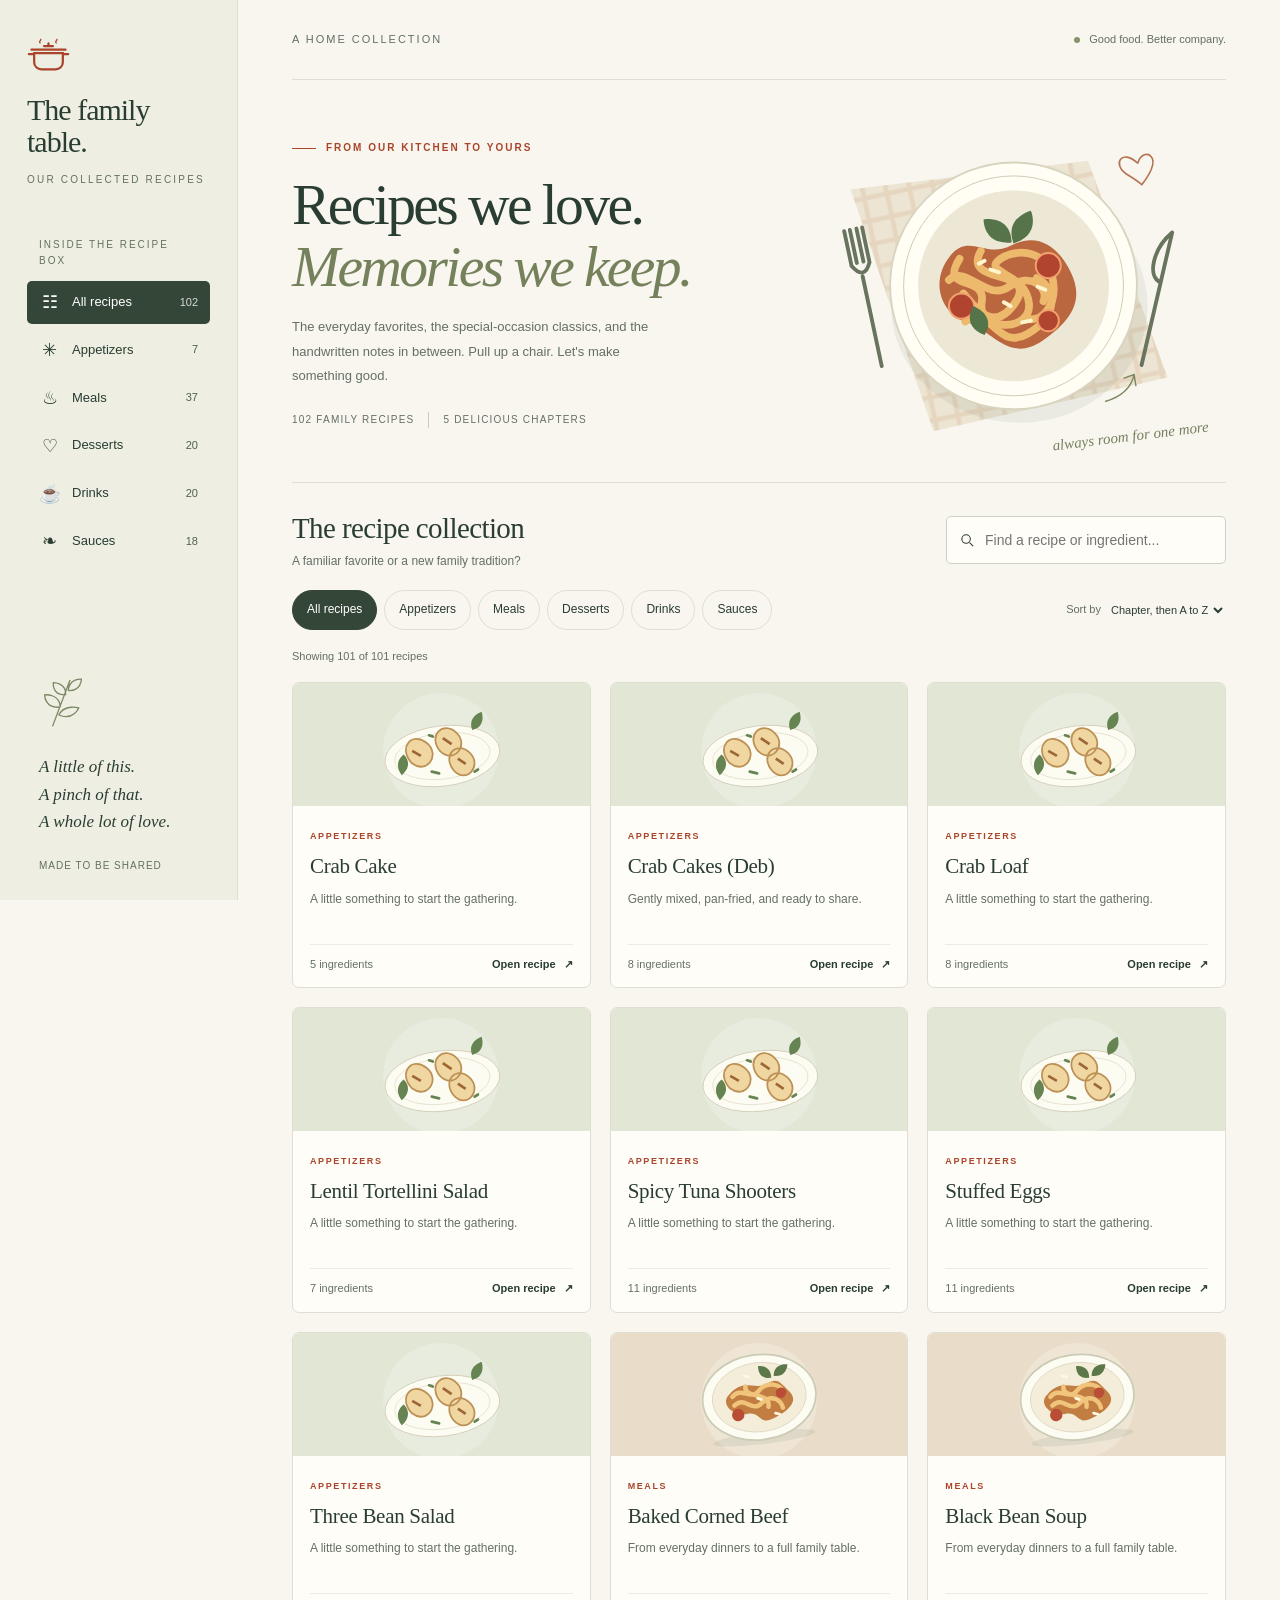
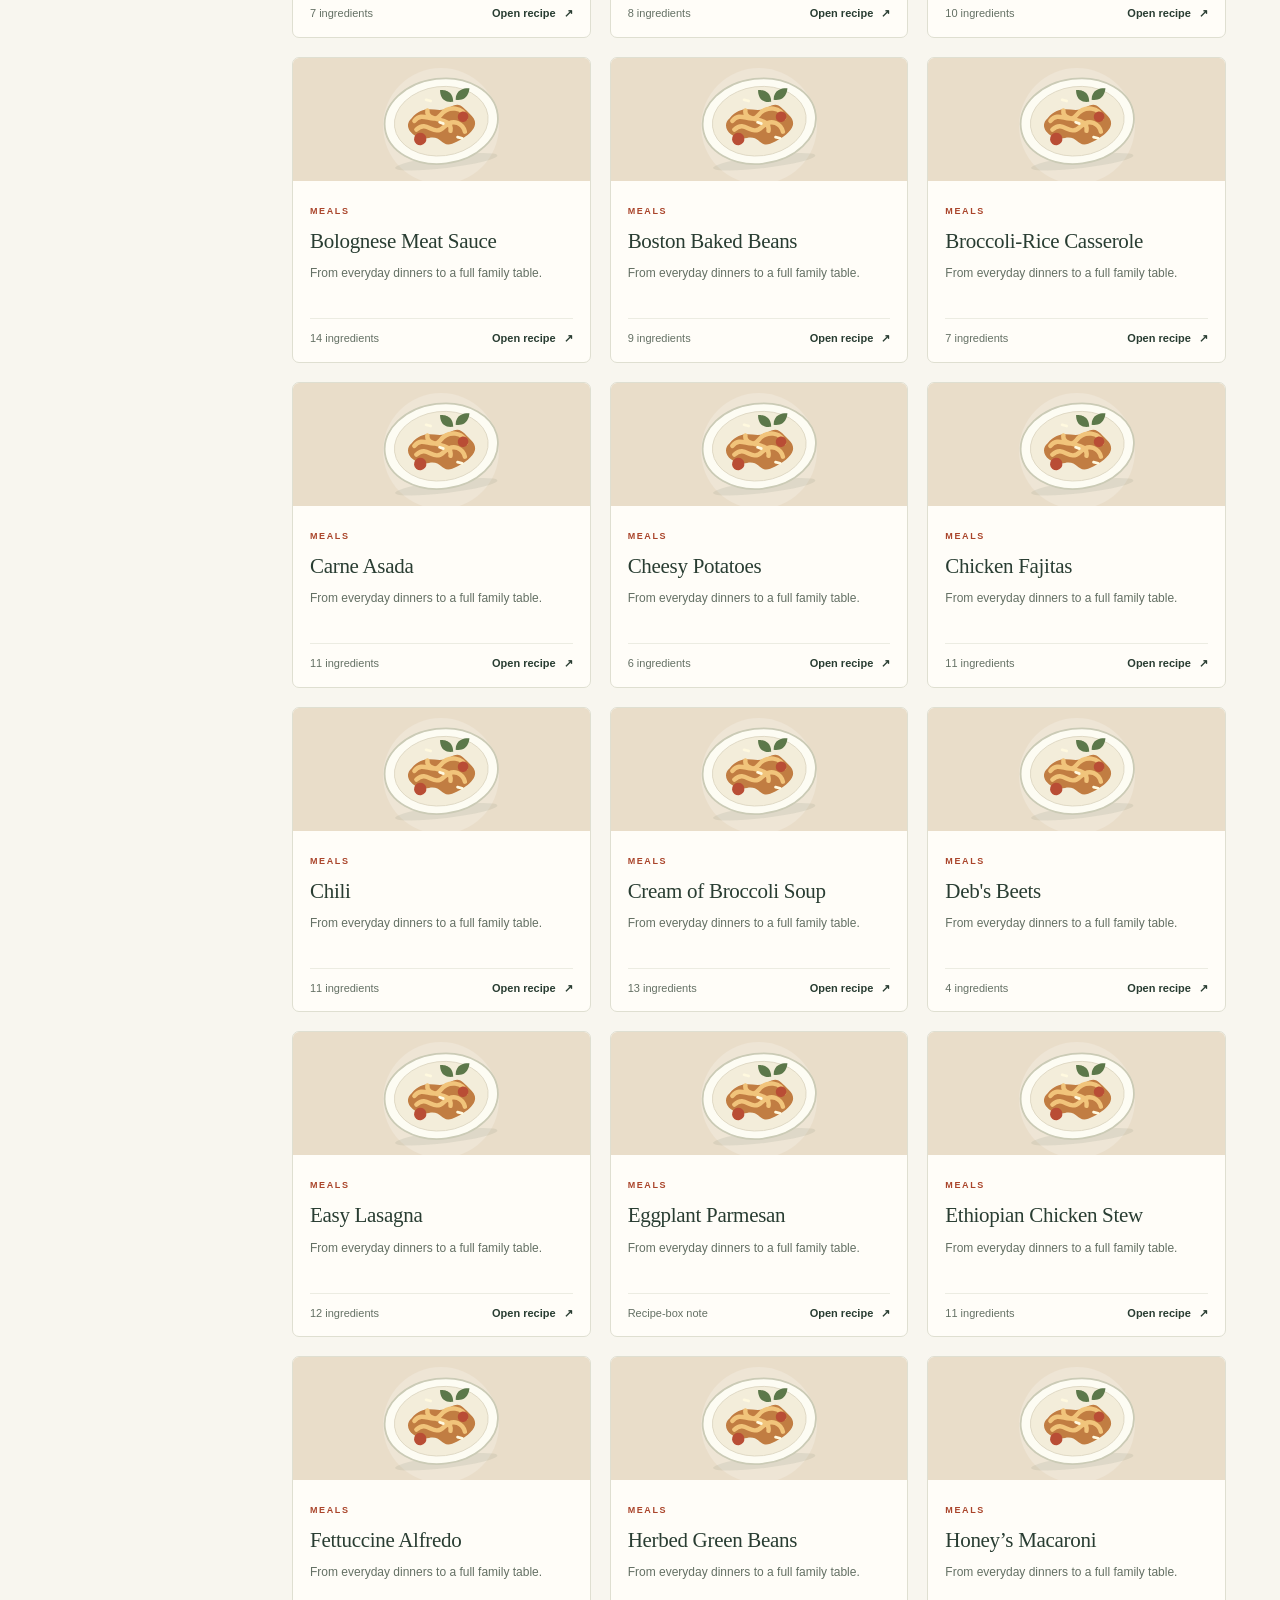
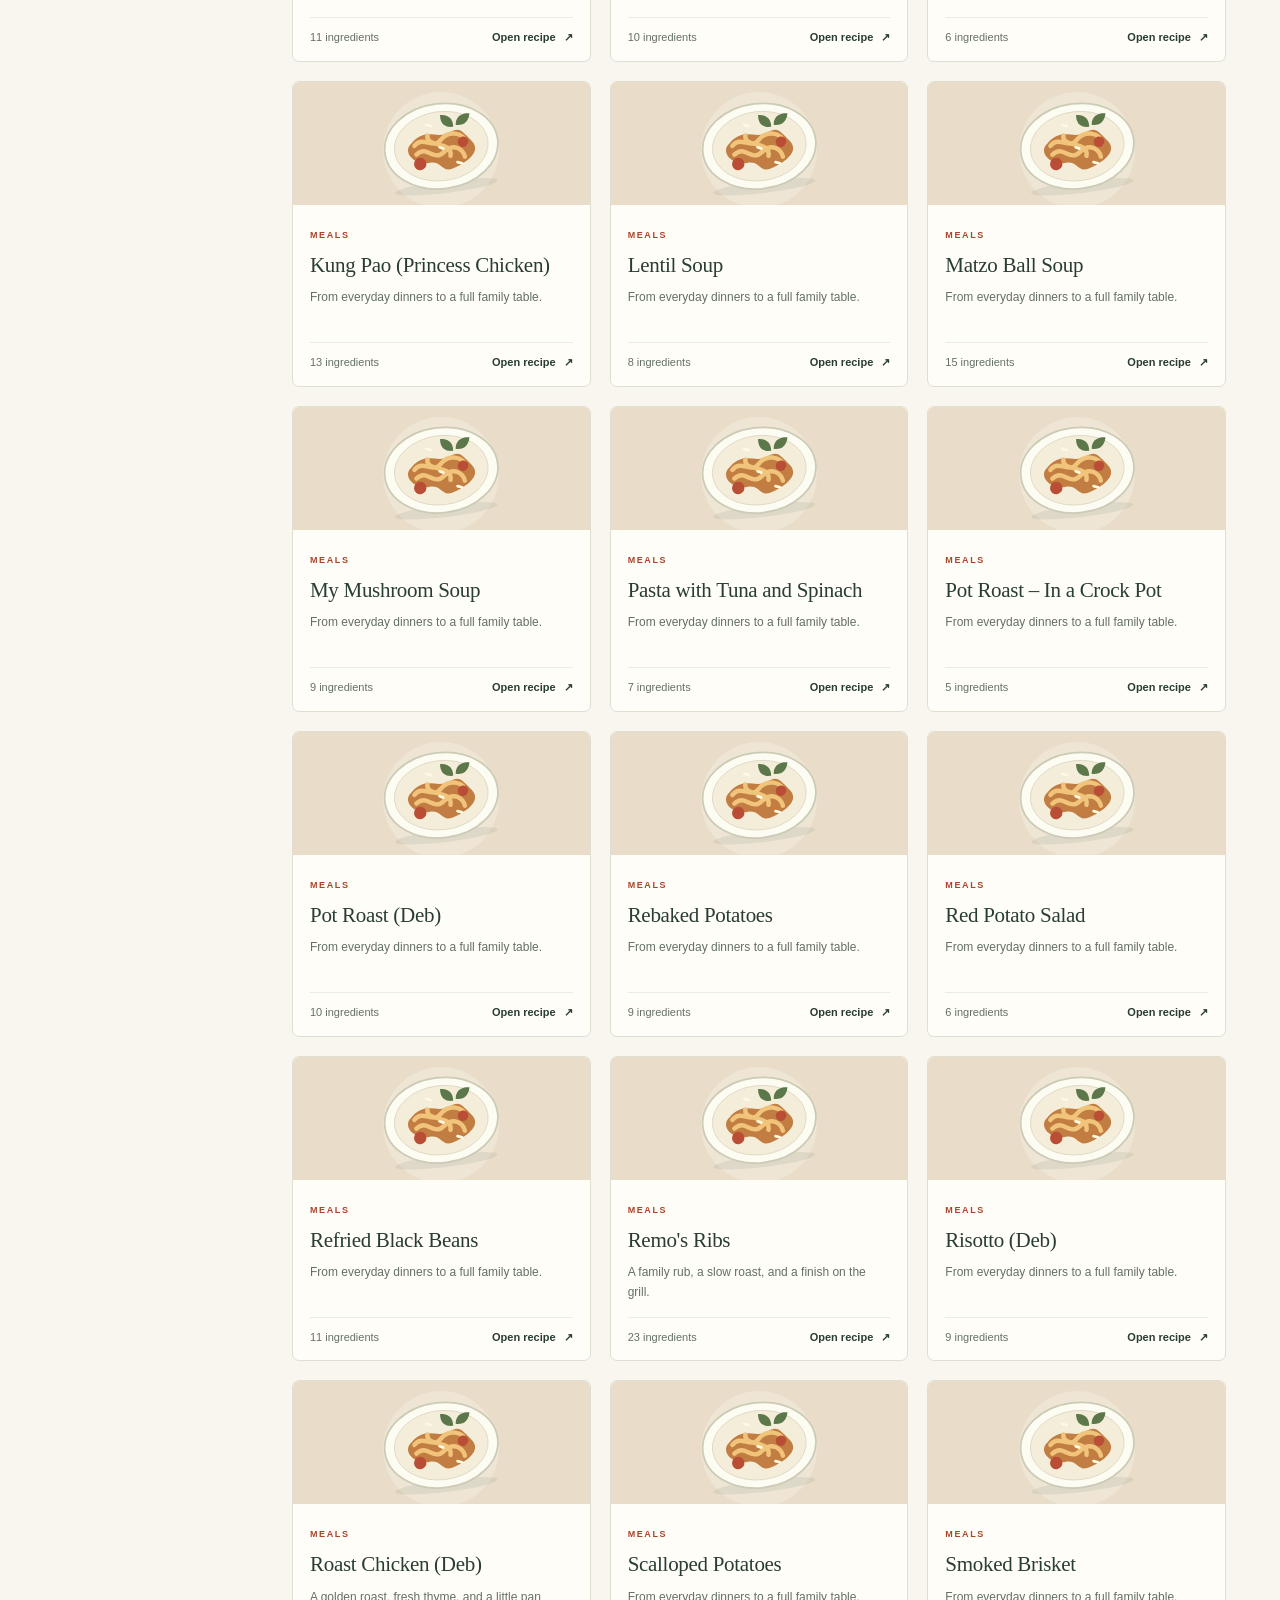
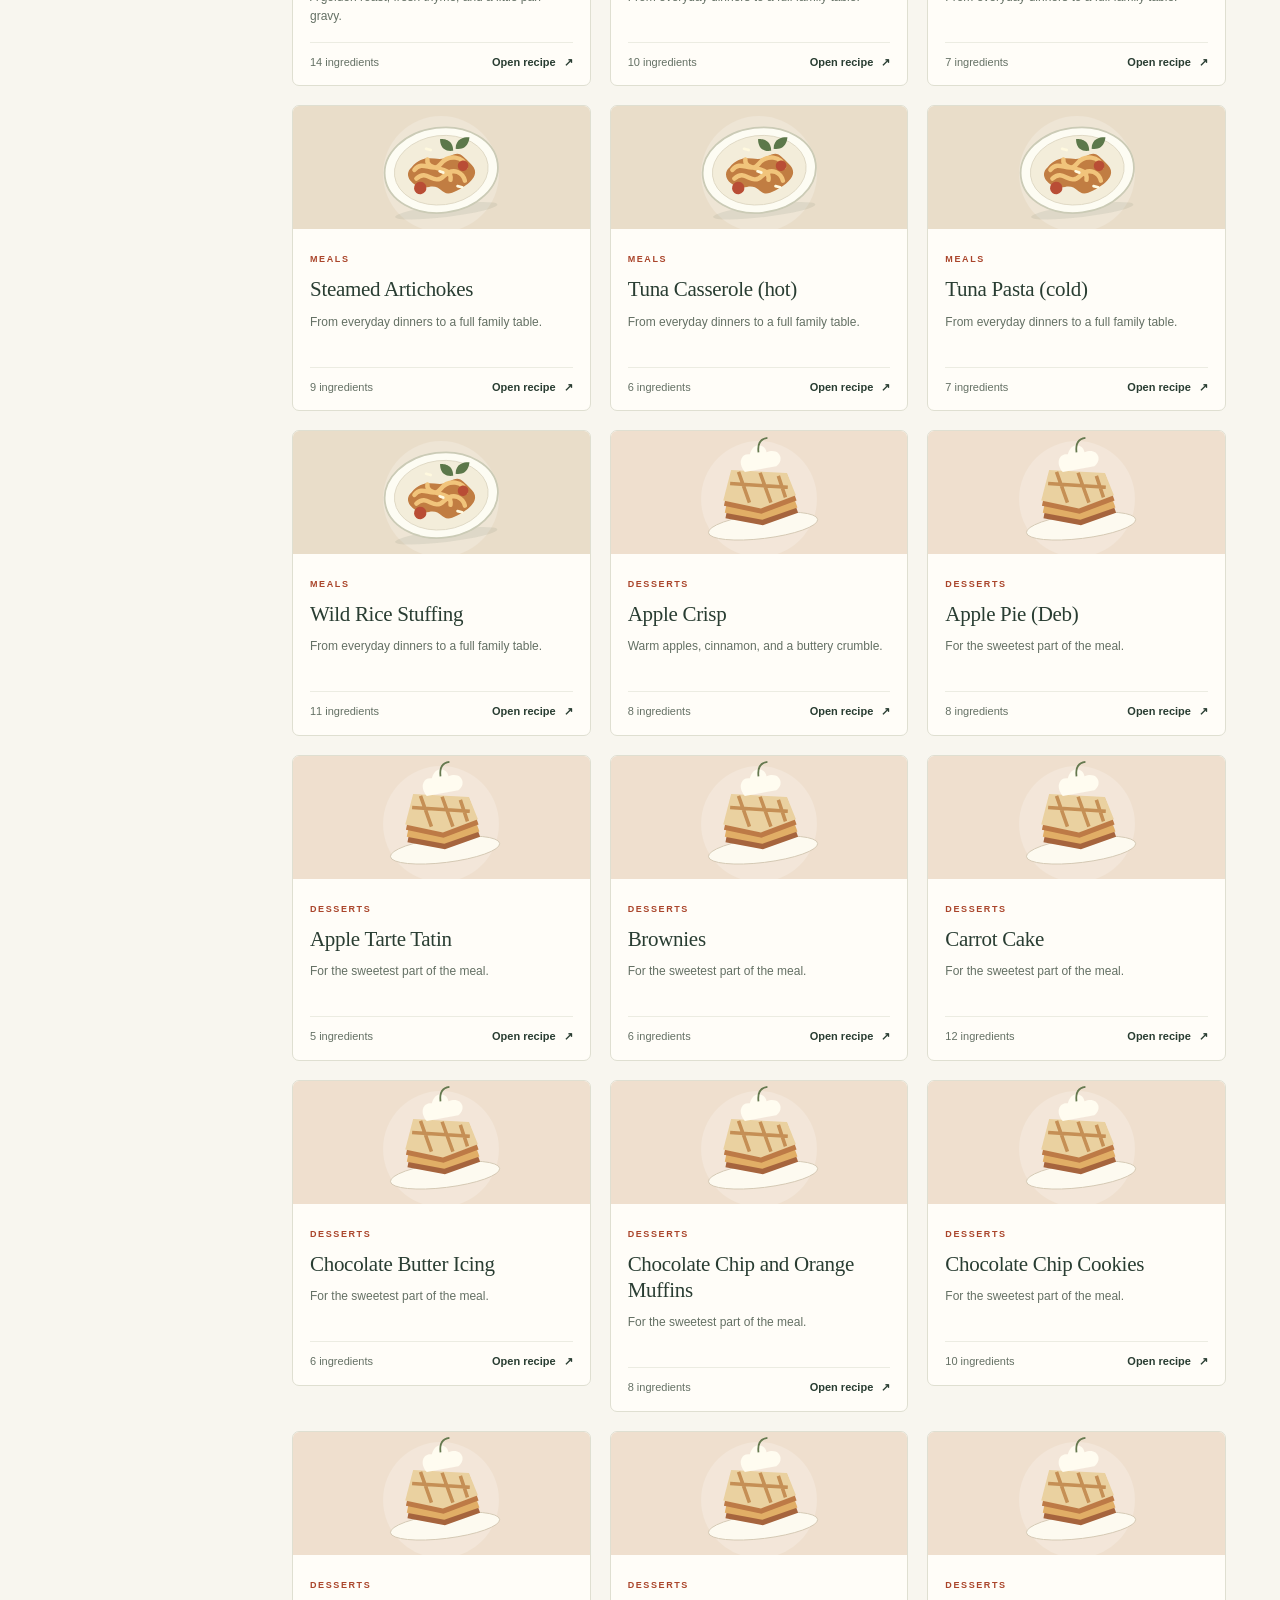
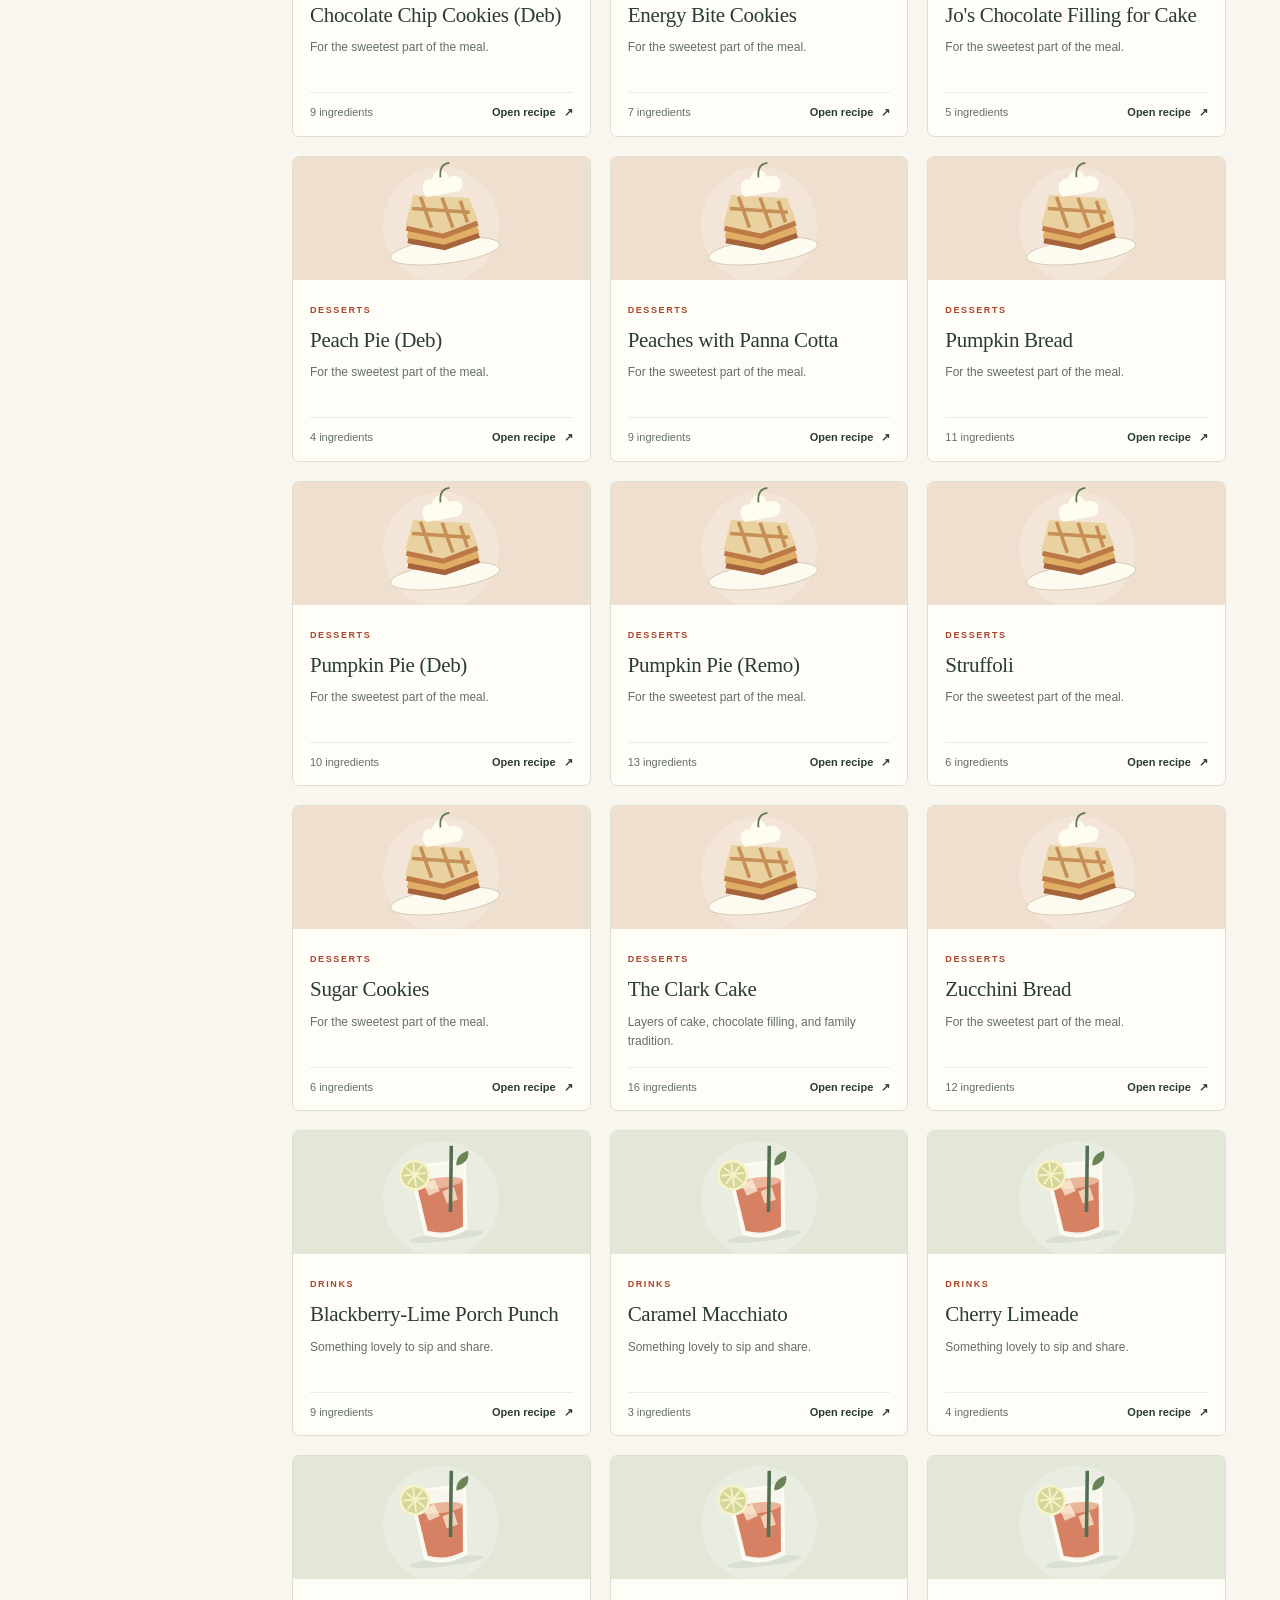
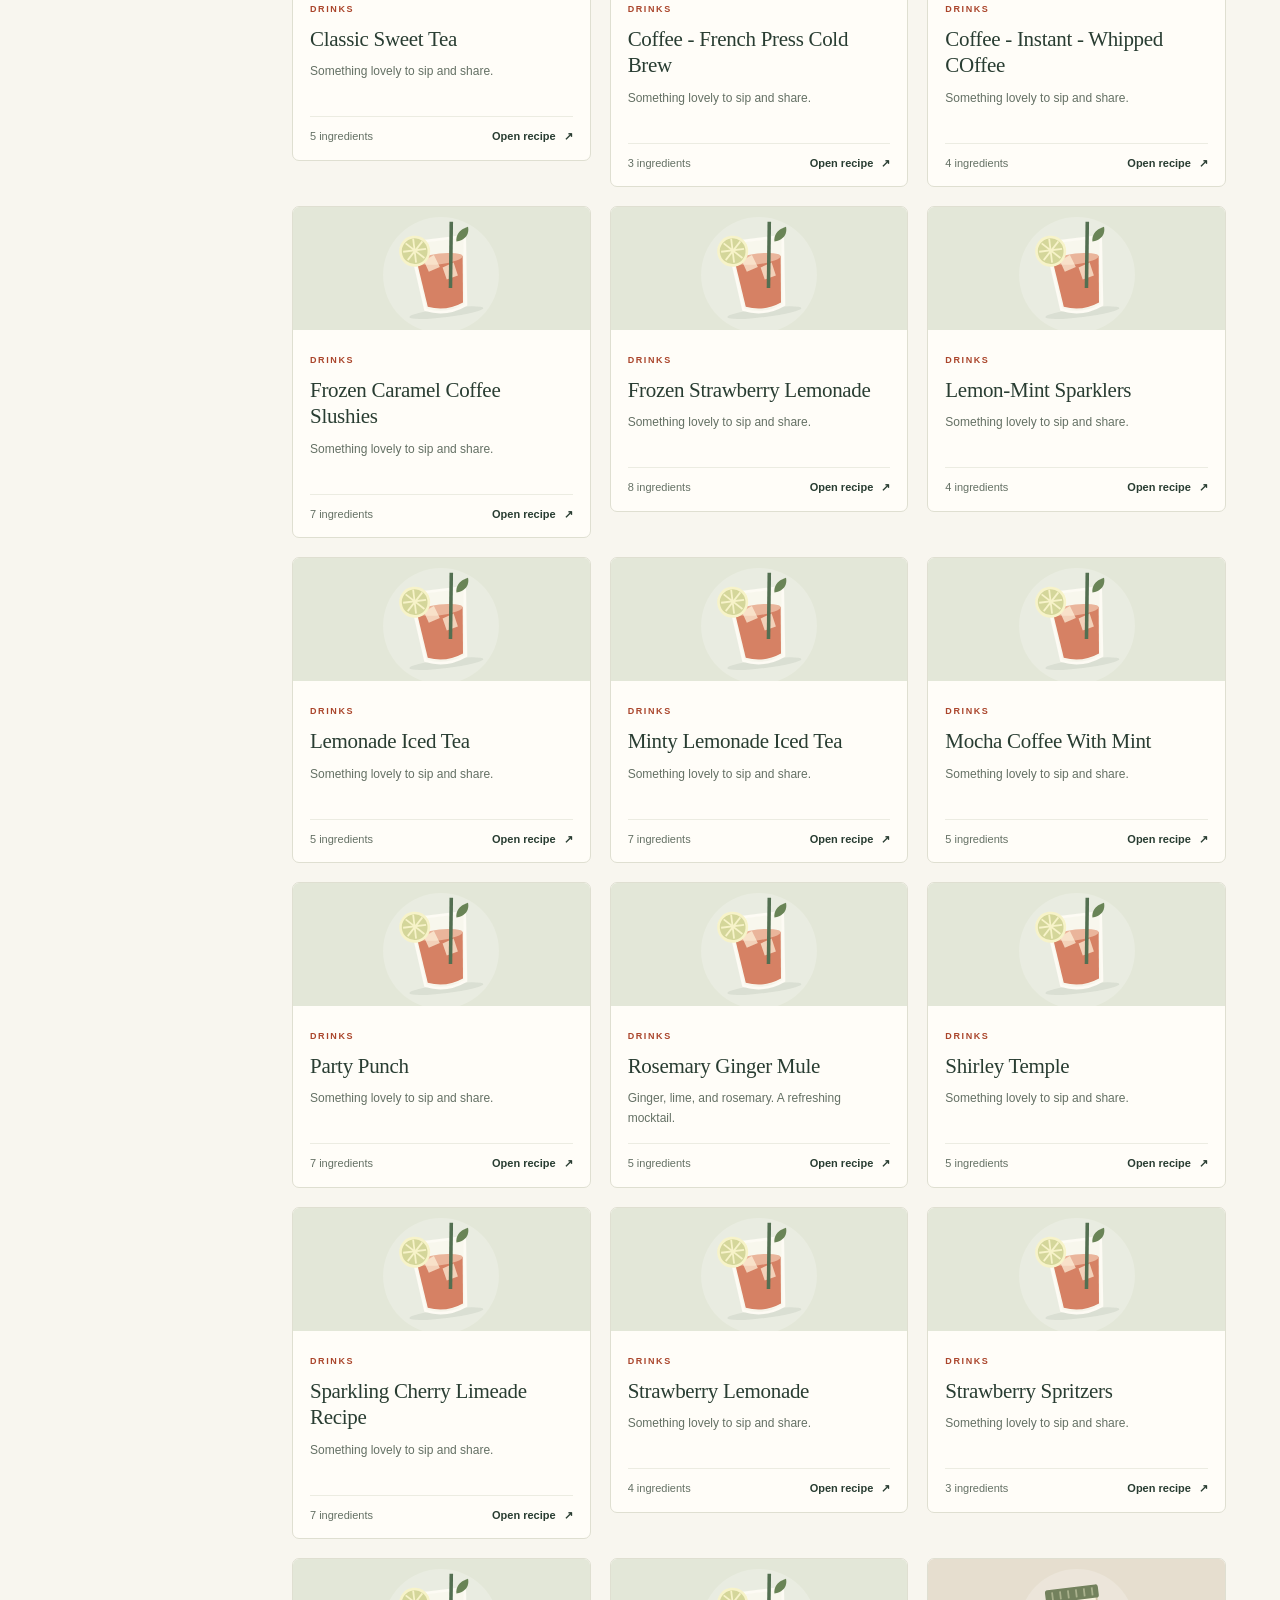
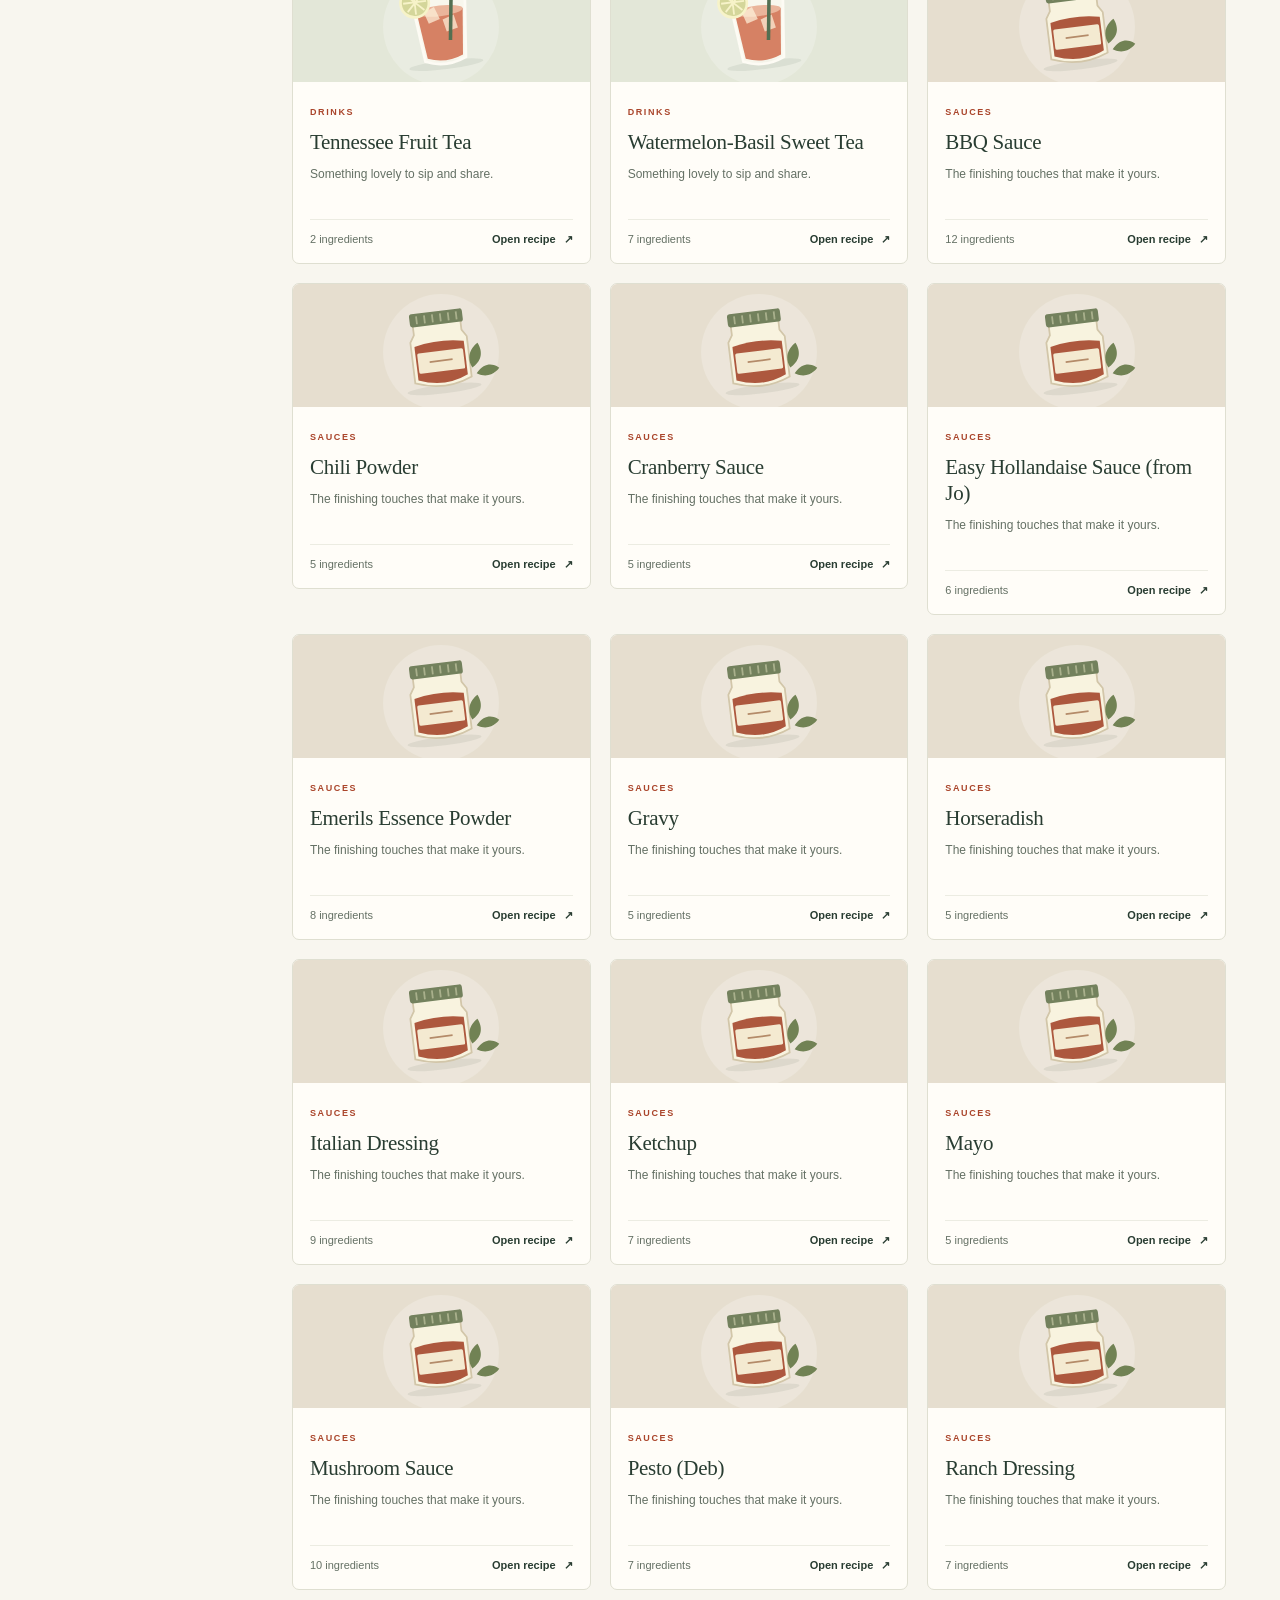
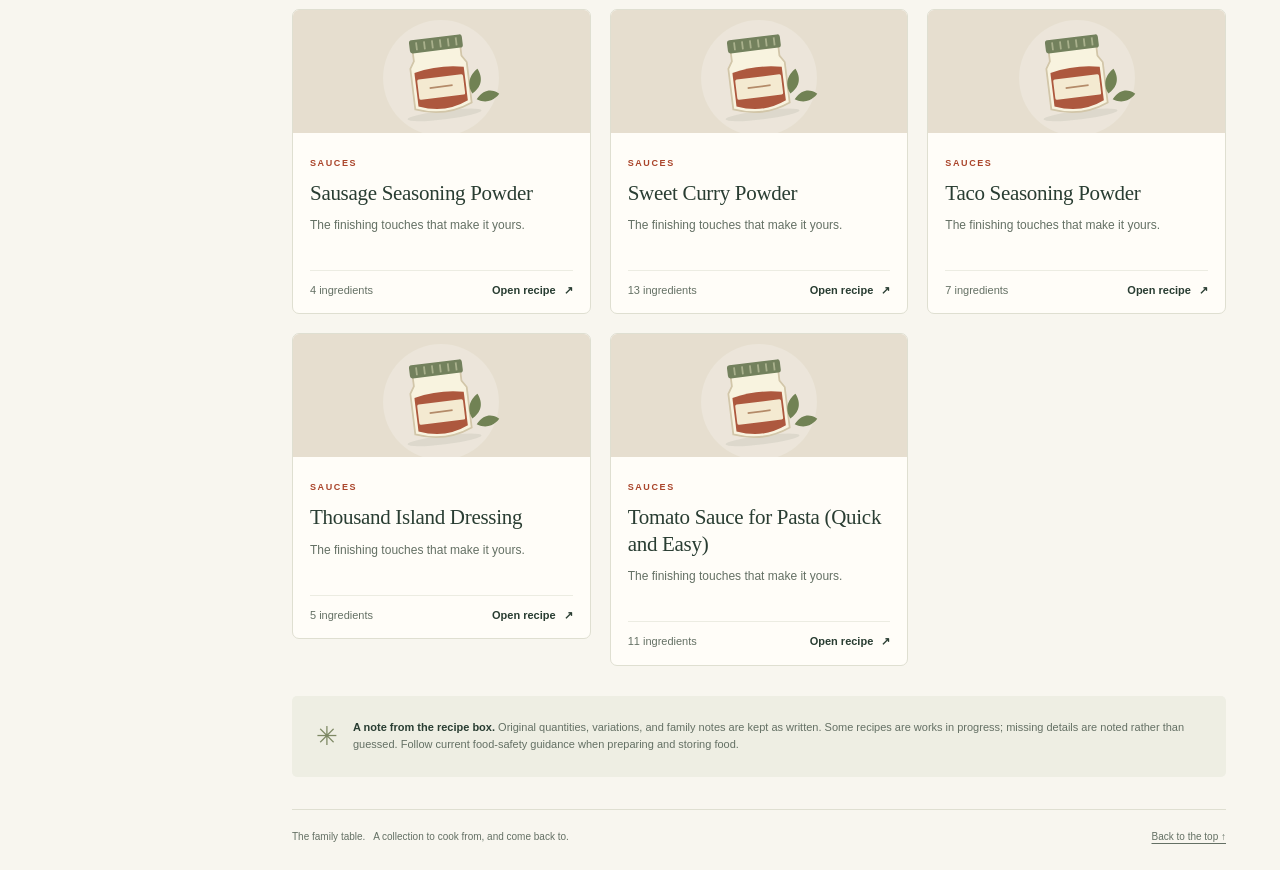
<file: archive/index.html>
<!DOCTYPE html>
<!--
  Self-contained snapshot of the supplied "The Generic Recipe Book" README.md.
  Includes all 102 recipe bodies; the contents-only "Weed Butter" entry has no source recipe.
  Recipe text is embedded for offline use. Later README changes must be copied into this page.
  Default order follows the chapter navigation, with recipe names A to Z within each chapter.
  No external assets, libraries, or network requests are required.
-->
<html lang="en">

<head>
    <meta charset="utf-8">
    <meta name="viewport" content="width=device-width, initial-scale=1">
    <meta name="theme-color" content="#344638">
    <meta name="description"
        content="Our family recipe book. Find a familiar favorite, gather your ingredients, and make something worth sharing.">
    <title>The Family Table | Our Recipe Book</title>
    <style>
        :root {
            color-scheme: light;
            --paper: #f8f6ef;
            --ink: #293d32;
            --muted: #647064;
            --olive: #344638;
            --orange: #aa452b;
            --line: #dfdfd1;
            --serif: Georgia, "Times New Roman", serif;
        }

        * {
            box-sizing: border-box;
        }

        html {
            scroll-behavior: smooth;
            scroll-padding-top: 24px;
        }

        body {
            margin: 0;
            background: var(--paper);
            color: var(--ink);
            font-family: "Segoe UI", Arial, sans-serif;
            font-size: 15px;
            line-height: 1.6;
        }

        button,
        input,
        select {
            font: inherit;
        }

        button,
        summary,
        select {
            cursor: pointer;
        }

        button,
        a,
        input,
        select,
        summary {
            -webkit-tap-highlight-color: transparent;
        }

        a {
            color: inherit;
        }

        button {
            color: inherit;
        }

        button:focus-visible,
        a:focus-visible,
        input:focus-visible,
        select:focus-visible,
        summary:focus-visible {
            outline: 3px solid var(--orange);
            outline-offset: 5px;
        }

        [hidden] {
            display: none !important;
        }

        .skip-link {
            position: fixed;
            top: -80px;
            left: 20px;
            z-index: 20;
            padding: 12px 20px;
            background: white;
        }

        .skip-link:focus {
            top: 12px;
        }

        .sidebar {
            position: fixed;
            inset: 0 auto 0 0;
            width: 238px;
            padding: 38px 27px 24px;
            background: #eeeee3;
            border-right: 1px solid var(--line);
            display: flex;
            flex-direction: column;
            overflow-y: auto;
        }

        .brand {
            display: block;
            text-decoration: none;
        }

        .brand-mark {
            width: 43px;
            height: 34px;
            color: var(--orange);
            margin-bottom: 15px;
        }

        .brand-name {
            font: 30px/1.05 var(--serif);
            letter-spacing: -1px;
        }

        .brand-caption {
            display: block;
            margin-top: 15px;
            font-size: 10px;
            text-transform: uppercase;
            letter-spacing: 2.2px;
            color: var(--muted);
        }

        .nav-label {
            margin: 49px 12px 12px;
            font-size: 10px;
            letter-spacing: 2px;
            text-transform: uppercase;
            color: var(--muted);
        }

        .nav-list {
            list-style: none;
            padding: 0;
            margin: 0;
        }

        .nav-list a {
            display: flex;
            gap: 12px;
            align-items: center;
            padding: 11px 12px;
            margin-bottom: 5px;
            text-decoration: none;
            border-radius: 5px;
            font-size: 13px;
        }

        .nav-list a:hover {
            background: #e3e5d7;
        }

        .nav-list a[aria-current="page"] {
            color: #fff;
            background: var(--olive);
        }

        .nav-icon {
            width: 21px;
            font-size: 18px;
            text-align: center;
            line-height: 1;
        }

        .nav-count {
            margin-left: auto;
            font-size: 11px;
            opacity: .8;
        }

        .sidebar-note {
            margin-top: auto;
            padding: 42px 12px 0;
        }

        .sidebar-note svg {
            width: 48px;
            height: 56px;
            color: #7d8864;
        }

        .sidebar-note p {
            font: italic 17px/1.6 var(--serif);
        }

        .sidebar-note small {
            font-size: 10px;
            color: var(--muted);
            letter-spacing: 1px;
            text-transform: uppercase;
        }

        main {
            max-width: 1610px;
            margin-left: 238px;
            padding: 0 54px 25px;
        }

        .topbar {
            height: 80px;
            display: flex;
            align-items: center;
            justify-content: space-between;
            gap: 18px;
            border-bottom: 1px solid var(--line);
            font-size: 11px;
            color: var(--muted);
        }

        .topbar-label {
            text-transform: uppercase;
            letter-spacing: 2px;
        }

        .topbar-note {
            display: flex;
            gap: 9px;
            align-items: center;
        }

        .little-dot {
            display: inline-block;
            width: 6px;
            height: 6px;
            border-radius: 50%;
            background: #84936a;
        }

        .hero {
            display: grid;
            grid-template-columns: 1.15fr 1fr;
            align-items: center;
            gap: 24px;
            min-height: 365px;
            padding: 40px 0 34px;
        }

        .eyebrow {
            color: var(--orange);
            text-transform: uppercase;
            letter-spacing: 2px;
            font-size: 10px;
            font-weight: 700;
            display: flex;
            align-items: center;
            gap: 10px;
        }

        .eyebrow::before {
            content: "";
            height: 1px;
            width: 24px;
            background: currentColor;
        }

        h1 {
            font: normal clamp(42px, 4.5vw, 69px)/1.07 var(--serif);
            letter-spacing: -2.6px;
            margin: 18px 0;
        }

        h1 em {
            font-weight: normal;
            color: #75815b;
        }

        .hero-copy>p {
            max-width: 390px;
            color: var(--muted);
            font-size: 13px;
            line-height: 1.85;
        }

        .hero-footnote {
            margin-top: 24px;
            display: flex;
            gap: 14px;
            align-items: center;
            font-size: 10px;
            letter-spacing: 1.2px;
            text-transform: uppercase;
            color: var(--muted);
        }

        .hero-footnote span+span {
            padding-left: 14px;
            border-left: 1px solid #c9cdbd;
        }

        .hero-art {
            position: relative;
            max-width: 405px;
            width: 100%;
            justify-self: center;
        }

        .hero-art>svg {
            display: block;
            width: 100%;
            height: auto;
        }

        .art-caption {
            position: absolute;
            bottom: 1%;
            right: 2%;
            font: italic 15px var(--serif);
            transform: rotate(-7deg);
            color: #76815e;
        }

        .collection {
            border-top: 1px solid var(--line);
            padding-top: 27px;
        }

        .collection-heading {
            display: flex;
            align-items: center;
            justify-content: space-between;
            gap: 20px;
            margin-bottom: 19px;
        }

        h2 {
            font: normal 29px/1.3 var(--serif);
            letter-spacing: -.6px;
            margin: 0;
        }

        .collection-heading p {
            color: var(--muted);
            margin: 4px 0 0;
            font-size: 12px;
        }

        .search {
            display: flex;
            align-items: center;
            gap: 9px;
            border: 1px solid #cdd1c2;
            background: #fffdf7;
            border-radius: 5px;
            padding: 0 12px;
            min-width: 280px;
        }

        .search svg {
            width: 17px;
            height: 17px;
            flex-shrink: 0;
        }

        .search input {
            border: 0;
            outline: 0;
            background: transparent;
            padding: 12px 0;
            width: 100%;
            min-width: 0;
            font-size: 14px;
            color: var(--ink);
        }

        .search:focus-within {
            outline: 2px solid var(--orange);
            outline-offset: 2px;
        }

        .filters {
            display: flex;
            align-items: center;
            justify-content: space-between;
            gap: 12px;
            margin-bottom: 18px;
        }

        .category-tabs {
            display: flex;
            flex-wrap: wrap;
            gap: 7px;
        }

        .category-tab {
            border: 1px solid var(--line);
            background: transparent;
            border-radius: 30px;
            padding: 7px 14px;
            min-height: 40px;
            font-size: 12px;
        }

        .category-tab:hover {
            background: #e8ebdf;
        }

        .category-tab[aria-pressed="true"] {
            background: var(--olive);
            color: #fff;
            border-color: var(--olive);
        }

        .sort-label {
            display: flex;
            white-space: nowrap;
            gap: 6px;
            color: var(--muted);
            align-items: center;
            font-size: 11px;
        }

        select {
            background: transparent;
            color: var(--ink);
            border: 0;
            padding: 8px 0;
            max-width: 145px;
        }

        .results-line {
            display: flex;
            justify-content: space-between;
            align-items: center;
            gap: 15px;
            margin: 17px 0;
            font-size: 11px;
            color: var(--muted);
        }

        .results-line p {
            margin: 0;
        }

        .text-button {
            padding: 2px 0;
            border: 0;
            background: transparent;
            text-decoration: underline;
            text-underline-offset: 3px;
            font-size: 11px;
        }

        .recipe-grid {
            display: grid;
            grid-template-columns: repeat(3, minmax(0, 1fr));
            gap: 19px;
            align-items: start;
        }

        .recipe-card {
            min-width: 0;
            background: #fffdf8;
            border: 1px solid var(--line);
            border-radius: 7px;
            overflow: clip;
        }

        .recipe-card[open] {
            grid-column: 1 / -1;
            border-color: #9da98b;
            box-shadow: 0 5px 25px #3446380b;
            scroll-margin-top: 24px;
        }

        .recipe-card summary {
            list-style: none;
            position: relative;
        }

        .recipe-card summary::-webkit-details-marker {
            display: none;
        }

        .recipe-card summary:hover .recipe-title {
            color: var(--orange);
        }

        .recipe-card summary:focus-visible {
            outline-offset: -5px;
        }

        .card-art {
            height: 123px;
            position: relative;
            overflow: hidden;
            background: var(--art-bg);
            display: flex;
            align-items: center;
            justify-content: center;
        }

        [data-art="appetizers"] {
            --art-bg: #e1e6d5;
        }

        [data-art="meals"] {
            --art-bg: #e9ddc9;
        }

        [data-art="desserts"] {
            --art-bg: #efdfce;
        }

        [data-art="drinks"] {
            --art-bg: #e3e7d8;
        }

        [data-art="sauces"] {
            --art-bg: #e6decf;
        }

        .card-art::before {
            content: "";
            position: absolute;
            width: 116px;
            height: 116px;
            border-radius: 50%;
            background: #ffffff37;
            left: calc(50% - 58px);
            top: 10px;
        }

        .card-art svg {
            width: 142px;
            height: 114px;
            position: relative;
            transform: rotate(-7deg);
            transition: transform .25s;
        }

        summary:hover .card-art svg {
            transform: rotate(-2deg) scale(1.05);
        }

        .card-info {
            padding: 16px 17px 14px;
        }

        .card-category {
            font-size: 9px;
            font-weight: 700;
            text-transform: uppercase;
            letter-spacing: 1.6px;
            color: var(--orange);
        }

        .recipe-title {
            font: normal 21px/1.25 var(--serif);
            letter-spacing: -.3px;
            margin: 7px 0 10px;
            transition: color .15s;
        }

        .card-description {
            color: var(--muted);
            font-size: 12px;
            margin: 0;
            min-height: 40px;
            line-height: 1.65;
        }

        .card-bottom {
            display: flex;
            justify-content: space-between;
            align-items: center;
            gap: 8px;
            border-top: 1px solid #ecece2;
            padding-top: 11px;
            margin-top: 14px;
            font-size: 11px;
            color: var(--muted);
        }

        .recipe-link {
            color: var(--ink);
            font-weight: 600;
            white-space: nowrap;
        }

        .recipe-link::after {
            content: " \2197";
            margin-left: 5px;
        }

        .recipe-card[open] .recipe-link::after {
            content: " \2212";
        }

        .recipe-card[open] .card-art {
            display: none;
        }

        .recipe-card[open] .card-info {
            padding: 25px 30px 16px;
        }

        .recipe-card[open] .recipe-title {
            font-size: 33px;
        }

        .recipe-card[open] .card-description {
            min-height: 0;
        }

        .recipe-card[open] .card-bottom {
            margin-top: 14px;
        }

        .recipe-content {
            border-top: 1px solid var(--line);
            padding: 5px 30px 28px;
            font-size: 16px;
            line-height: 1.85;
        }

        .recipe-columns {
            display: grid;
            grid-template-columns: minmax(200px, .8fr) minmax(0, 1.5fr);
            gap: 36px;
        }

        .recipe-ingredients {
            border-right: 1px solid var(--line);
            padding-right: 25px;
        }

        .recipe-content h3 {
            font: normal 23px/1.3 var(--serif);
            margin: 24px 0 14px;
        }

        .recipe-content h4 {
            font-size: 14px;
            margin: 23px 0 10px;
        }

        .recipe-content ul,
        .recipe-content ol {
            padding-left: 22px;
        }

        .recipe-content li {
            margin-bottom: 9px;
            padding-left: 3px;
        }

        .recipe-content ol>li::marker {
            color: var(--orange);
            font-weight: 600;
        }

        .recipe-content p {
            margin: 13px 0;
        }

        .recipe-content blockquote {
            margin: 16px 0;
            border-left: 3px solid #aeb995;
            padding: 10px 16px;
            background: #f1f3e8;
            font-size: 13px;
            color: #506044;
        }

        .ingredient-list {
            list-style: none;
            padding-left: 0 !important;
        }

        .ingredient-list li {
            padding-left: 0;
        }

        .ingredient-list label {
            display: flex;
            align-items: baseline;
            gap: 10px;
            cursor: pointer;
        }

        .ingredient-list input {
            accent-color: var(--olive);
            width: 16px;
            height: 16px;
            flex-shrink: 0;
            position: relative;
            top: 2px;
            cursor: pointer;
        }

        .ingredient-list input:checked+span {
            color: var(--muted);
            text-decoration: line-through;
        }

        .recipe-tools {
            display: flex;
            align-items: center;
            flex-wrap: wrap;
            gap: 16px;
            padding: 16px 0 8px;
        }

        .print-button {
            border: 1px solid #cbd0bd;
            background: #eff1e6;
            border-radius: 4px;
            padding: 8px 15px;
            min-height: 44px;
            font-size: 12px;
        }

        .recipe-tools .text-button {
            font-size: 12px;
        }

        .empty-state {
            text-align: center;
            border: 1px dashed #c5cbb7;
            border-radius: 6px;
            padding: 45px 20px;
        }

        .empty-state h3 {
            font: normal 27px var(--serif);
            margin: 0 0 10px;
        }

        .empty-state p {
            color: var(--muted);
            font-size: 13px;
        }

        .kitchen-note {
            display: flex;
            align-items: center;
            gap: 15px;
            padding: 20px 24px;
            margin: 30px 0 0;
            background: #eeeee3;
            border-radius: 5px;
        }

        .kitchen-note>span {
            font-size: 26px;
            color: #7d8864;
        }

        .kitchen-note p {
            font-size: 11px;
            color: var(--muted);
            margin: 0;
        }

        .kitchen-note strong {
            color: var(--ink);
        }

        footer {
            display: flex;
            justify-content: space-between;
            gap: 20px;
            border-top: 1px solid var(--line);
            margin-top: 32px;
            padding-top: 19px;
            font-size: 10px;
            color: var(--muted);
        }

        footer a {
            text-underline-offset: 3px;
        }

        .sr-only {
            position: absolute;
            width: 1px;
            height: 1px;
            padding: 0;
            margin: -1px;
            overflow: hidden;
            clip: rect(0, 0, 0, 0);
            white-space: nowrap;
            border: 0;
        }

        .svg-library {
            position: absolute;
            width: 0;
            height: 0;
            overflow: hidden;
        }

        @media (min-width: 1650px) {
            main {
                margin-right: auto;
            }
        }

        @media (max-width: 1200px) {
            main {
                padding-left: 32px;
                padding-right: 32px;
                margin-left: 210px;
            }

            .sidebar {
                width: 210px;
                padding-left: 20px;
                padding-right: 20px;
            }

            .recipe-grid {
                grid-template-columns: repeat(2, minmax(0, 1fr));
            }

            .filters {
                align-items: flex-start;
            }

            .hero {
                min-height: 320px;
            }

            .hero-footnote {
                letter-spacing: .5px;
            }
        }

        @media (max-width: 850px) {
            .sidebar {
                position: static;
                width: auto;
                padding: 20px 24px 0;
                border-right: 0;
                border-bottom: 1px solid var(--line);
            }

            .brand {
                display: flex;
                align-items: center;
                gap: 12px;
            }

            .brand-mark {
                width: 35px;
                margin: 0;
            }

            .brand-name {
                font-size: 24px;
                letter-spacing: -.5px;
            }

            .brand-name br {
                display: none;
            }

            .brand-caption,
            .nav-label,
            .sidebar-note {
                display: none;
            }

            .nav-list {
                display: flex;
                overflow-x: auto;
                gap: 12px;
                padding-top: 18px;
            }

            .nav-list a {
                white-space: nowrap;
                padding: 8px 11px;
                margin-bottom: 12px;
            }

            .nav-icon,
            .nav-count {
                display: none;
            }

            main {
                margin-left: 0;
                padding-left: 26px;
                padding-right: 26px;
            }

            .topbar {
                height: 55px;
            }

            .hero {
                padding-top: 24px;
                min-height: 310px;
            }

            h1 {
                font-size: 49px;
            }

            .hero-art {
                max-width: 300px;
            }

            .collection-heading {
                flex-wrap: wrap;
            }

            .search {
                flex: 1;
                max-width: 360px;
                min-width: 230px;
            }
        }

        @media (max-width: 560px) {
            main {
                padding-left: 20px;
                padding-right: 20px;
            }

            .sidebar {
                padding-left: 20px;
                padding-right: 20px;
            }

            .topbar {
                font-size: 9px;
            }

            .topbar-label {
                letter-spacing: 1.4px;
            }

            .topbar-note {
                font-size: 9px;
            }

            .hero {
                grid-template-columns: 1fr;
                gap: 0;
                padding-top: 29px;
            }

            h1 {
                font-size: 51px;
            }

            .hero-copy>p {
                max-width: 320px;
            }

            .hero-art {
                width: 235px;
                margin-top: -6px;
            }

            .art-caption {
                font-size: 13px;
                right: -9px;
            }

            .hero-footnote {
                margin-top: 17px;
            }

            .collection-heading {
                gap: 17px;
            }

            .search {
                max-width: none;
                width: 100%;
                flex-basis: 100%;
            }

            .filters {
                flex-wrap: wrap;
            }

            .category-tab {
                min-height: 44px;
                font-size: 12px;
                padding: 7px 12px;
            }

            .sort-label {
                margin-left: auto;
            }

            .recipe-grid {
                grid-template-columns: 1fr;
                gap: 16px;
            }

            .card-art {
                height: 145px;
            }

            .card-art svg {
                width: 165px;
                height: 135px;
            }

            .card-info {
                padding: 20px;
            }

            .recipe-title {
                font-size: 25px;
            }

            .card-description {
                min-height: 0;
                font-size: 12px;
            }

            .recipe-columns {
                grid-template-columns: 1fr;
                gap: 0;
            }

            .recipe-ingredients {
                border-right: 0;
                padding-right: 0;
                border-bottom: 1px solid var(--line);
                padding-bottom: 10px;
            }

            .recipe-card[open] .card-info {
                padding: 23px 20px 15px;
            }

            .recipe-content {
                padding: 5px 20px 25px;
            }

            footer {
                flex-direction: column;
                gap: 8px;
            }
        }

        @media (prefers-reduced-motion: reduce) {
            html {
                scroll-behavior: auto;
            }

            *,
            *::before,
            *::after {
                transition: none !important;
            }
        }

        @media print {
            body {
                background: white;
                color: #000;
                font-size: 11pt;
            }

            .sidebar,
            .topbar,
            .hero,
            .collection-heading,
            .filters,
            .results-line,
            .kitchen-note,
            footer,
            .recipe-tools,
            .skip-link,
            .card-art,
            .card-bottom,
            .empty-state,
            noscript {
                display: none !important;
            }

            main {
                margin: 0;
                padding: 0;
                max-width: none;
            }

            .collection {
                border: 0;
                padding: 0;
            }

            .recipe-grid {
                display: block;
            }

            .recipe-card {
                border: 0;
                background: white;
                margin-bottom: 25px;
                break-before: page;
                overflow: visible;
            }

            .recipe-card:first-child {
                break-before: auto;
            }

            .recipe-card[open] {
                box-shadow: none;
            }

            .recipe-card summary {
                display: block;
            }

            .recipe-card .card-info,
            .recipe-card[open] .card-info {
                padding: 0 0 10px;
            }

            .recipe-card .recipe-title {
                font-size: 24pt;
            }

            .card-description {
                min-height: 0;
            }

            .recipe-content {
                padding: 0;
                border: 0;
                font-size: 11pt;
            }

            .recipe-columns {
                display: block;
            }

            .recipe-ingredients {
                border: 0;
                padding: 0;
            }

            .recipe-content h3,
            .recipe-content h4 {
                break-after: avoid;
            }

            .recipe-content li,
            .recipe-content blockquote {
                break-inside: avoid;
            }

            .ingredient-list input {
                display: none;
            }

            .ingredient-list input:checked+span {
                text-decoration: none;
                color: #000;
            }

            body.print-one .recipe-card:not(.print-target) {
                display: none !important;
            }

            .recipe-card.print-target {
                break-before: auto;
            }

            @page {
                margin: 18mm;
            }
        }
    </style>
</head>

<body>
    <a class="skip-link" href="#recipes">Skip to recipes</a>
    <svg class="svg-library" xmlns="http://www.w3.org/2000/svg" aria-hidden="true">
        <defs>
            <symbol id="art-meals" viewBox="0 0 160 125">
                <ellipse cx="80" cy="111" rx="58" ry="7" fill="#34463815" />
                <ellipse cx="80" cy="65" rx="64" ry="48" fill="#fdfcf3" stroke="#cbcbb6" stroke-width="2" />
                <ellipse cx="80" cy="65" rx="53" ry="39" fill="#f3edda" stroke="#ded8c4" />
                <path d="M47 58c-12 8 0 25 17 24s11 16 31 8 28-17 19-28-10-17-24-11-25-10-43 7" fill="#c17d42" />
                <path d="M50 61c11-11 20 7 30-3s27-6 28 7M51 71c14-10 18 11 31 1s22 0 23 8M66 51c-4 14 28 9 23 26"
                    fill="none" stroke="#f1c47b" stroke-width="5" stroke-linecap="round" />
                <path d="M99 43c2-15 17-11 17-11s-2 15-17 11M96 45c-16 0-13-15-13-15s15 0 13 15" fill="#5c784a" />
                <circle cx="54" cy="82" r="7" fill="#b94d35" />
                <circle cx="105" cy="63" r="6" fill="#b94d35" />
                <path d="m66 39 5 2m25 44 5 2m-23-21 4 2" stroke="#fff9df" stroke-width="3" stroke-linecap="round" />
            </symbol>
            <symbol id="art-desserts" viewBox="0 0 160 125">
                <ellipse cx="80" cy="100" rx="62" ry="14" fill="#fdfaf0" stroke="#d3c7b1" />
                <path d="m39 86 13-39 62 12 7 31-41 9z" fill="#a6643d" />
                <path d="m39 80 13-39 62 12 7 31-41 9z" fill="#e1ae66" />
                <path d="m39 72 13-37 62 11 7 30-41 10z" fill="#bd7a46" />
                <path d="m39 66 13-33 62 11 7 26-41 10z" fill="#ead1a0" />
                <path d="m49 48 64 12m-53-24 8 36m16-32 8 35m12-29 5 25" stroke="#c58f55" stroke-width="4" />
                <path d="M67 37c-8-12 0-22 8-19 6-15 19-9 19 0 15-4 20 11 9 17z" fill="#fffcf0" />
                <path d="M85 17c0-12 6-15 12-15" fill="none" stroke="#65794f" stroke-width="2" />
            </symbol>
            <symbol id="art-drinks" viewBox="0 0 160 125">
                <ellipse cx="80" cy="112" rx="42" ry="5" fill="#34463815" />
                <path d="m49 29 8 77q23 10 46 0l8-77z" fill="#fffdf3" fill-opacity=".7" stroke="#fdfbf4"
                    stroke-width="3" />
                <path d="m54 51 6 52q20 8 40 0l6-52z" fill="#d68164" />
                <ellipse cx="80" cy="51" rx="26" ry="6" fill="#eab59b" />
                <path d="m62 51 12-5 5 14-13 4zm20 10 13-4 3 15-13 3z" fill="#fff4dd" fill-opacity=".7" />
                <path d="m88 85 10-74" stroke="#536f51" stroke-width="4" />
                <circle cx="53" cy="39" r="16" fill="#d4d69a" stroke="#f7f3c9" stroke-width="3" />
                <path d="M53 25v27m-13-14h26m-22-9 19 19m0-19L44 48" stroke="#f7f3c9" stroke-width="2" />
                <path d="M101 34c0-13 15-15 15-15s2 14-15 15" fill="#698456" />
            </symbol>
            <symbol id="art-appetizers" viewBox="0 0 160 125">
                <ellipse cx="80" cy="75" rx="65" ry="34" fill="#fdfcf3" stroke="#d2cdb8" />
                <ellipse cx="80" cy="75" rx="54" ry="26" fill="none" stroke="#e6e1d0" />
                <path
                    d="M45 79c-14-19 4-36 19-21s-4 36-19 21m33-10c-12-19 8-34 21-18s-8 35-21 18m13 24c-12-18 7-34 20-18s-8 35-20 18"
                    fill="#f0d7a1" stroke="#bd9156" stroke-width="2" />
                <path d="m47 65 9 7m27-17 9 8m5 17 8 7" stroke="#9d6835" stroke-width="3" />
                <path d="M32 91c-9-16 5-23 5-23s11 12-5 23m85-41c-4-16 13-19 13-19s4 17-13 19" fill="#668452" />
                <path d="m66 91 8 3m-6-44 4 2m42 45 4-2" stroke="#668452" stroke-width="3" stroke-linecap="round" />
            </symbol>
            <symbol id="art-sauces" viewBox="0 0 160 125">
                <ellipse cx="78" cy="112" rx="42" ry="5" fill="#34463815" />
                <path d="M51 34h54v14l5 8v46q-31 13-64 0V56l5-8z" fill="#f8f3df" stroke="#d2c6a9" stroke-width="2" />
                <path d="M50 61q29-6 56 0v38q-27 12-56 0z" fill="#ad583e" />
                <rect x="48" y="24" width="60" height="15" rx="3" fill="#73815d" />
                <path d="M56 27v9m9-9v9m9-9v9m9-9v9m9-9v9m9-9v9" stroke="#a9b08c" stroke-width="2" />
                <rect x="52" y="69" width="52" height="23" rx="2" fill="#f4ead1" />
                <path d="M65 80h26" stroke="#b48b69" stroke-width="2" />
                <path d="M112 92c-8-18 9-27 9-27s10 17-9 27m4 7c14-16 26-3 26-3s-11 13-26 3" fill="#718254" />
            </symbol>
        </defs>
    </svg>
    <aside class="sidebar" aria-label="Cookbook navigation">
        <a class="brand" href="#top" aria-label="The Family Table home">
            <svg class="brand-mark" viewBox="0 0 48 36" fill="none" aria-hidden="true">
                <path d="M8 16h32v10a8 8 0 0 1-8 8H16a8 8 0 0 1-8-8zm-6 1h6m32 0h6M5 12h38M19 8h10M24 8V5"
                    stroke="currentColor" stroke-width="2.5" stroke-linecap="round" />
                <path d="M15 5c-3-3 2-3 0-5m18 5c-3-3 2-3 0-5" stroke="currentColor" stroke-width="1.5" />
            </svg>
            <div>
                <div class="brand-name">The family<br> table.</div><span class="brand-caption">Our collected
                    recipes</span>
            </div>
        </a>
        <p class="nav-label">Inside the recipe box</p>
        <nav>
            <ul class="nav-list">
                <li><a href="#recipes" data-chapter="all" aria-current="page"><span class="nav-icon"
                            aria-hidden="true">&#9783;</span><span>All recipes</span><span
                            class="nav-count">102</span></a></li>
                <li><a href="#recipes" data-chapter="Appetizers"><span class="nav-icon"
                            aria-hidden="true">&#10035;</span><span>Appetizers</span><span
                            class="nav-count">7</span></a></li>
                <li><a href="#recipes" data-chapter="Meals"><span class="nav-icon"
                            aria-hidden="true">&#9832;</span><span>Meals</span><span class="nav-count">37</span></a>
                </li>
                <li><a href="#recipes" data-chapter="Desserts"><span class="nav-icon"
                            aria-hidden="true">&#9825;</span><span>Desserts</span><span class="nav-count">20</span></a>
                </li>
                <li><a href="#recipes" data-chapter="Drinks"><span class="nav-icon"
                            aria-hidden="true">&#9749;</span><span>Drinks</span><span class="nav-count">20</span></a>
                </li>
                <li><a href="#recipes" data-chapter="Sauces"><span class="nav-icon"
                            aria-hidden="true">&#10087;</span><span>Sauces</span><span
                            class="nav-count">18</span></a></li>
            </ul>
        </nav>
        <div class="sidebar-note">
            <svg viewBox="0 0 52 64" fill="none" aria-hidden="true">
                <path
                    d="M14 61 34 8M23 39C5 41 5 25 5 25s17-2 18 14m6-14C13 26 15 11 15 11s15 0 14 14m-8 23c17 7 23-8 23-8s-16-5-23 8m11-28C47 21 47 7 47 7s-14-1-15 13"
                    stroke="currentColor" stroke-width="1.5" />
            </svg>
            <p>A little of this.<br>A pinch of that.<br>A whole lot of love.</p>
            <small>Made to be shared</small>
        </div>
    </aside>
    <main id="top">
        <header class="topbar"><span class="topbar-label">A home collection</span><span class="topbar-note"><span
                    class="little-dot"></span> Good food. Better company.</span></header>
        <section class="hero" aria-labelledby="page-title">
            <div class="hero-copy">
                <div class="eyebrow">From our kitchen to yours</div>
                <h1 id="page-title">Recipes we love.<br><em>Memories we keep.</em></h1>
                <p>The everyday favorites, the special-occasion classics, and the handwritten notes in between. Pull up
                    a chair. Let's make something good.</p>
                <div class="hero-footnote"><span>102 family recipes</span><span>5 delicious chapters</span></div>
            </div>
            <div class="hero-art" aria-hidden="true">
                <svg viewBox="0 0 420 340" xmlns="http://www.w3.org/2000/svg">
                    <defs>
                        <pattern id="cloth" width="24" height="24" patternUnits="userSpaceOnUse">
                            <path d="M0 4h24M4 0v24" stroke="#d6b798" stroke-width="5" opacity=".32" />
                        </pattern>
                    </defs>
                    <path d="m64 40 247 22 34 237-249 4z" fill="#ede5d3" transform="rotate(-12 205 170)" />
                    <path d="m64 40 247 22 34 237-249 4z" fill="url(#cloth)" transform="rotate(-12 205 170)" />
                    <ellipse cx="215" cy="193" rx="133" ry="121" fill="#34463812" />
                    <circle cx="209" cy="172" r="128" fill="#fffdf4" stroke="#d9d4bf" stroke-width="2" />
                    <circle cx="209" cy="172" r="114" fill="none" stroke="#c9cdb5" />
                    <circle cx="209" cy="172" r="99" fill="#ede8d5" />
                    <path d="M144 140c-24 29-8 63 17 70s43 43 78 19 42-46 29-72-34-41-61-27-44-13-63 10"
                        fill="#ba673f" />
                    <g fill="none" stroke="#edba6d" stroke-width="8" stroke-linecap="round">
                        <path d="M153 144c-22 35 28 15 23 45s52 32 49 1-46-31-32-44 49-13 56 16-10 49-28 44" />
                        <path
                            d="M142 166c17-17 39 23 62 7s42 1 36 15M159 209c26-20 32 31 64 13s32-47 10-58M175 136c-20 36 60 17 36 53s-45 0-54-9" />
                    </g>
                    <g fill="#b0442f" stroke="#f1a06e" stroke-width="2">
                        <circle cx="155" cy="193" r="13" />
                        <circle cx="245" cy="151" r="13" />
                        <circle cx="245" cy="208" r="11" />
                    </g>
                    <g fill="#56744a">
                        <path d="M209 128c-10-27 18-34 18-34s11 25-18 34" />
                        <path d="M207 127c-30 3-29-24-29-24s28-5 29 24" />
                        <path d="M179 223c-25-9-12-30-12-30s25 9 12 30" />
                    </g>
                    <g stroke="#fff5ce" stroke-width="4" stroke-linecap="round">
                        <path d="m185 155 9 3m24 52 9-2m-28-19 7 4m28-20 8 3m-69-27 6-3" />
                    </g>
                    <g stroke="#68745e" stroke-width="4" stroke-linecap="round" fill="none"
                        transform="rotate(-12 51 179)">
                        <path d="M47 113v37q10 18 19 0v-37M53 113v35m7-35v35m-4 15v95" />
                    </g>
                    <g stroke="#68745e" stroke-width="4" stroke-linecap="round" fill="none"
                        transform="rotate(13 363 180)">
                        <path d="M359 116c-15 20-16 50 0 53v88m0-141v53" />
                    </g>
                    <path d="M338 45c-17-16-27 1-12 11 10 6 16 11 16 11s15-18 11-27c-4-8-13-4-15 5" fill="none"
                        stroke="#b67353" stroke-width="1.7" />
                    <path d="M304 292q26-8 30-28m-11 4 11-4 2 12" fill="none" stroke="#7b8862" stroke-width="1.5" />
                </svg>
                <span class="art-caption">always room for one more</span>
            </div>
        </section>
        <section class="collection" id="recipes" aria-labelledby="collection-title">
            <div class="collection-heading">
                <div>
                    <h2 id="collection-title">The recipe collection</h2>
                    <p>A familiar favorite or a new family tradition?</p>
                </div>
                <label class="search" hidden id="search-control">
                    <svg viewBox="0 0 24 24" fill="none" aria-hidden="true">
                        <circle cx="10" cy="10" r="6" stroke="currentColor" stroke-width="1.5" />
                        <path d="m15 15 5 5" stroke="currentColor" stroke-width="1.5" />
                    </svg>
                    <span class="sr-only">Search recipe names, ingredients, and notes</span>
                    <input id="recipe-search" type="search" placeholder="Find a recipe or ingredient..."
                        autocomplete="off">
                </label>
            </div>
            <div class="filters" id="filter-controls" hidden>
                <div class="category-tabs" role="group" aria-label="Filter by chapter">
                    <button type="button" class="category-tab" data-category="all" aria-pressed="true">All
                        recipes</button>
                    <button type="button" class="category-tab" data-category="Appetizers"
                        aria-pressed="false">Appetizers</button>
                    <button type="button" class="category-tab" data-category="Meals" aria-pressed="false">Meals</button>
                    <button type="button" class="category-tab" data-category="Desserts"
                        aria-pressed="false">Desserts</button>
                    <button type="button" class="category-tab" data-category="Drinks"
                        aria-pressed="false">Drinks</button>
                    <button type="button" class="category-tab" data-category="Sauces"
                        aria-pressed="false">Sauces</button>
                </div>
                <label class="sort-label">Sort by <select id="recipe-sort">
                        <option value="collection">Chapter, then A to Z</option>
                        <option value="az">Name: A to Z</option>
                        <option value="za">Name: Z to A</option>
                    </select></label>
            </div>
            <div class="results-line">
                <p id="result-count" role="status" aria-live="polite">Showing all 102 recipes</p>
                <button type="button" class="text-button" id="reset-filters" hidden>Clear filters</button>
            </div>
            <noscript>
                <p>Open any recipe to read it. Search and ingredient checkboxes are available when JavaScript is
                    enabled.</p>
            </noscript>
            <div class="recipe-grid" id="recipe-grid">
                <details class="recipe-card" id="recipe-crab-cake" data-title="Crab Cake" data-category="Appetizers">
                    <summary>
                        <div class="card-art" data-art="appetizers" aria-hidden="true"><svg viewBox="0 0 160 125">
                                <use href="#art-appetizers"></use>
                            </svg></div>
                        <div class="card-info"><span class="card-category">Appetizers</span>
                            <h3 class="recipe-title">Crab Cake</h3>
                            <p class="card-description">A little something to start the gathering.</p>
                            <div class="card-bottom"><span>5 ingredients</span><span class="recipe-link">Open
                                    recipe</span></div>
                        </div>
                    </summary>
                    <div class="recipe-content">

                        <div class="recipe-columns">
                            <div class="recipe-ingredients">
                                <h3>Ingredients</h3>
                                <ul>
                                    <li>1 lb backfin crab</li>
                                    <li>1 lb lump crab</li>
                                    <li>3 Tbsp mayonnaise</li>
                                    <li>1 egg white</li>
                                    <li>Old Bay, to taste</li>
                                </ul>
                            </div>
                            <div class="recipe-method">
                                <h3>Directions</h3>
                                <ol>
                                    <li>Combine the crab, mayonnaise, egg white, and Old Bay gently, taking care not to
                                        break up the lumps.</li>
                                    <li>Form into cakes and fry or bake.</li>
                                </ol>
                                <h3>Recipe-box note</h3>
                                <blockquote>
                                    <p>No breadcrumbs or flour: adding either would make this a crab loaf, according to
                                        the source.</p>
                                </blockquote>
                            </div>
                        </div>
                    </div>
                </details>
                <details class="recipe-card" id="recipe-crab-cakes-deb" data-title="Crab Cakes (Deb)"
                    data-category="Appetizers">
                    <summary>
                        <div class="card-art" data-art="appetizers" aria-hidden="true"><svg viewBox="0 0 160 125">
                                <use href="#art-appetizers"></use>
                            </svg></div>
                        <div class="card-info"><span class="card-category">Appetizers</span>
                            <h3 class="recipe-title">Crab Cakes (Deb)</h3>
                            <p class="card-description">Gently mixed, pan-fried, and ready to share.</p>
                            <div class="card-bottom"><span>8 ingredients</span><span class="recipe-link">Open
                                    recipe</span></div>
                        </div>
                    </summary>
                    <div class="recipe-content">

                        <div class="recipe-columns">
                            <div class="recipe-ingredients">
                                <h3>Ingredients</h3>
                                <ul>
                                    <li>1 lb backfin crabmeat</li>
                                    <li>3 Tbsp self-rising flour</li>
                                    <li>4 shakes Worcestershire sauce</li>
                                    <li>1 egg</li>
                                    <li>1 Tbsp parsley</li>
                                    <li>1 Tbsp prepared mustard</li>
                                    <li>2 Tbsp mayonnaise</li>
                                    <li>3/4 cup oil, for frying</li>
                                </ul>
                            </div>
                            <div class="recipe-method">
                                <h3>Directions</h3>
                                <ol>
                                    <li>Pick through the crabmeat for shells, taking care not to break up the lumps.
                                    </li>
                                    <li>Add all ingredients except the oil and blend gently with a two-pronged fork.
                                    </li>
                                    <li>Heat the oil. Form crab cakes with an ice-cream scoop and fry until golden brown
                                        on one side, then turn and fry the other side.</li>
                                    <li>Drain on paper towels.</li>
                                </ol>
                            </div>
                        </div>
                    </div>
                </details>
                <details class="recipe-card" id="recipe-crab-loaf" data-title="Crab Loaf" data-category="Appetizers">
                    <summary>
                        <div class="card-art" data-art="appetizers" aria-hidden="true"><svg viewBox="0 0 160 125">
                                <use href="#art-appetizers"></use>
                            </svg></div>
                        <div class="card-info"><span class="card-category">Appetizers</span>
                            <h3 class="recipe-title">Crab Loaf</h3>
                            <p class="card-description">A little something to start the gathering.</p>
                            <div class="card-bottom"><span>8 ingredients</span><span class="recipe-link">Open
                                    recipe</span></div>
                        </div>
                    </summary>
                    <div class="recipe-content">

                        <div class="recipe-columns">
                            <div class="recipe-ingredients">
                                <h3>Ingredients</h3>
                                <ul>
                                    <li>1 lb crabmeat (backfin and lump)</li>
                                    <li>3 Tbsp self-rising flour or pancake mix</li>
                                    <li>4 shakes Worcestershire sauce</li>
                                    <li>1 egg</li>
                                    <li>1 Tbsp parsley</li>
                                    <li>1 Tbsp prepared mustard</li>
                                    <li>2 Tbsp mayonnaise (source note: &quot;generones&quot;; unclear)</li>
                                    <li>3/4 cup oil, for frying</li>
                                </ul>
                            </div>
                            <div class="recipe-method">
                                <h3>Directions</h3>
                                <ol>
                                    <li>Put the crabmeat in a bowl and pick out any shell, taking care not to break up
                                        the lumps.</li>
                                    <li>Add all the ingredients except the oil and blend gently with a two-pronged fork.
                                    </li>
                                    <li>Heat the oil. Form cakes with an ice-cream scoop and fry until golden brown on
                                        one side, then turn.</li>
                                    <li>Drain on paper towels.</li>
                                </ol>
                            </div>
                        </div>
                    </div>
                </details>
                <details class="recipe-card" id="recipe-lentil-tortellini-salad" data-title="Lentil Tortellini Salad"
                    data-category="Appetizers">
                    <summary>
                        <div class="card-art" data-art="appetizers" aria-hidden="true"><svg viewBox="0 0 160 125">
                                <use href="#art-appetizers"></use>
                            </svg></div>
                        <div class="card-info"><span class="card-category">Appetizers</span>
                            <h3 class="recipe-title">Lentil Tortellini Salad</h3>
                            <p class="card-description">A little something to start the gathering.</p>
                            <div class="card-bottom"><span>7 ingredients</span><span class="recipe-link">Open
                                    recipe</span></div>
                        </div>
                    </summary>
                    <div class="recipe-content">

                        <div class="recipe-columns">
                            <div class="recipe-ingredients">
                                <h3>Ingredients</h3>
                                <ul>
                                    <li>1 cup lentils</li>
                                    <li>Cooked tortellini</li>
                                    <li>Tomatoes</li>
                                    <li>Olive oil</li>
                                    <li>Balsamic vinegar</li>
                                    <li>Fresh oregano</li>
                                    <li>Garlic</li>
                                </ul>
                            </div>
                            <div class="recipe-method">
                                <h3>Directions</h3>
                                <p>The source lists ingredients but gives no preparation directions or quantities for
                                    the tortellini, tomatoes, oil, vinegar, oregano, or garlic.</p>
                            </div>
                        </div>
                    </div>
                </details>
                <details class="recipe-card" id="recipe-spicy-tuna-shooters" data-title="Spicy Tuna Shooters"
                    data-category="Appetizers">
                    <summary>
                        <div class="card-art" data-art="appetizers" aria-hidden="true"><svg viewBox="0 0 160 125">
                                <use href="#art-appetizers"></use>
                            </svg></div>
                        <div class="card-info"><span class="card-category">Appetizers</span>
                            <h3 class="recipe-title">Spicy Tuna Shooters</h3>
                            <p class="card-description">A little something to start the gathering.</p>
                            <div class="card-bottom"><span>11 ingredients</span><span class="recipe-link">Open
                                    recipe</span></div>
                        </div>
                    </summary>
                    <div class="recipe-content">

                        <div class="recipe-columns">
                            <div class="recipe-ingredients">
                                <h3>Ingredients</h3>
                                <ul>
                                    <li>2 oz fresh sushi-grade tuna, finely diced</li>
                                    <li>1 Tbsp soy sauce</li>
                                    <li>1 tsp sriracha, or to taste</li>
                                    <li>1 tsp sesame oil</li>
                                    <li>1 tsp rice vinegar</li>
                                    <li>1/2 tsp wasabi paste</li>
                                    <li>1 Tbsp green onions, finely chopped</li>
                                    <li>1 tsp tobiko (fish roe), for garnish</li>
                                    <li>1/2 tsp sesame seeds</li>
                                    <li>1 oz vodka or sake (optional)</li>
                                    <li>1 slice cucumber or 1 lime wedge, for garnish</li>
                                </ul>
                            </div>
                            <div class="recipe-method">
                                <h3>Directions</h3>
                                <ol>
                                    <li>In a small bowl, mix the tuna with the soy sauce, sriracha, sesame oil, rice
                                        vinegar, and wasabi paste.</li>
                                    <li>Spoon the mixture into a shot glass.</li>
                                    <li>Sprinkle with the green onions, tobiko, and sesame seeds. If using, pour a small
                                        amount of vodka or sake over the tuna.</li>
                                    <li>Garnish with cucumber or lime and serve immediately.</li>
                                </ol>
                                <h3>Ra-yu (Chili Sesame Oil)</h3>
                                <p>Ingredients</p>
                                <ul>
                                    <li>1 Tbsp rapeseed or vegetable oil</li>
                                    <li>1 Tbsp sesame oil</li>
                                    <li>2 garlic cloves, finely chopped</li>
                                    <li>1 tsp fresh ginger, finely chopped</li>
                                    <li>1 spring onion, white part finely chopped</li>
                                    <li>Chopped chili pepper</li>
                                    <li>1/2-1 Tbsp soy sauce</li>
                                </ul>
                                <h3>Variations</h3>
                                <ul>
                                    <li>Crispy rice: Serve the spicy tuna mixture on crispy sushi rice and garnish with
                                        jalapeno slices.</li>
                                    <li>Tropical: Add diced mango or pineapple. Use coconut-infused sake instead of
                                        vodka.</li>
                                    <li>Korean-inspired: Mix in gochujang and top with kimchi.</li>
                                    <li>Cucumber cups: Hollow out cucumber slices and use them as edible cups.</li>
                                    <li>Avocado: Layer the tuna mixture over mashed avocado and sprinkle with crushed
                                        wasabi peas.</li>
                                    <li>Yuzu citrus: Replace the rice vinegar with yuzu juice and garnish with shiso
                                        leaves.</li>
                                </ul>
                                <h3>Recipe-box note</h3>
                                <blockquote>
                                    <p>The original notes also list chives and sweet vinegar without quantities or
                                        directions; their intended use is unclear.</p>
                                </blockquote>
                            </div>
                        </div>
                    </div>
                </details>
                <details class="recipe-card" id="recipe-stuffed-eggs" data-title="Stuffed Eggs"
                    data-category="Appetizers">
                    <summary>
                        <div class="card-art" data-art="appetizers" aria-hidden="true"><svg viewBox="0 0 160 125">
                                <use href="#art-appetizers"></use>
                            </svg></div>
                        <div class="card-info"><span class="card-category">Appetizers</span>
                            <h3 class="recipe-title">Stuffed Eggs</h3>
                            <p class="card-description">A little something to start the gathering.</p>
                            <div class="card-bottom"><span>11 ingredients</span><span class="recipe-link">Open
                                    recipe</span></div>
                        </div>
                    </summary>
                    <div class="recipe-content">

                        <div class="recipe-columns">
                            <div class="recipe-ingredients">
                                <h3>Ingredients</h3>
                                <ul>
                                    <li>12 eggs</li>
                                    <li>4 Tbsp mayonnaise</li>
                                    <li>2 Tbsp sour cream</li>
                                    <li>6 tsp herbs (chives)</li>
                                    <li>1 tsp mustard powder</li>
                                    <li>1 tsp prepared horseradish</li>
                                    <li>3 tsp vinegar</li>
                                    <li>3 tsp shallots or green onion</li>
                                    <li>1/2 tsp curry powder</li>
                                    <li>A few drops hot pepper sauce</li>
                                    <li>Paprika, for sprinkling garnish</li>
                                </ul>
                            </div>
                            <div class="recipe-method">
                                <h3>Directions</h3>
                                <p>The source does not include preparation directions.</p>
                            </div>
                        </div>
                    </div>
                </details>
                <details class="recipe-card" id="recipe-three-bean-salad" data-title="Three Bean Salad"
                    data-category="Appetizers">
                    <summary>
                        <div class="card-art" data-art="appetizers" aria-hidden="true"><svg viewBox="0 0 160 125">
                                <use href="#art-appetizers"></use>
                            </svg></div>
                        <div class="card-info"><span class="card-category">Appetizers</span>
                            <h3 class="recipe-title">Three Bean Salad</h3>
                            <p class="card-description">A little something to start the gathering.</p>
                            <div class="card-bottom"><span>7 ingredients</span><span class="recipe-link">Open
                                    recipe</span></div>
                        </div>
                    </summary>
                    <div class="recipe-content">

                        <div class="recipe-columns">
                            <div class="recipe-ingredients">
                                <h3>Ingredients</h3>
                                <ul>
                                    <li>1 Tbsp honey</li>
                                    <li>1/2 tsp dry mustard</li>
                                    <li>1/4 tsp cayenne</li>
                                    <li>1/4 cup oil</li>
                                    <li>1/2 cup vinegar</li>
                                    <li>1 sweet onion, chopped</li>
                                    <li>3 kinds of beans</li>
                                </ul>
                            </div>
                            <div class="recipe-method">
                                <h3>Directions</h3>
                                <p>The source lists ingredients but gives no preparation directions.</p>
                            </div>
                        </div>
                    </div>
                </details>
                <details class="recipe-card" id="recipe-baked-corned-beef" data-title="Baked Corned Beef"
                    data-category="Meals">
                    <summary>
                        <div class="card-art" data-art="meals" aria-hidden="true"><svg viewBox="0 0 160 125">
                                <use href="#art-meals"></use>
                            </svg></div>
                        <div class="card-info"><span class="card-category">Meals</span>
                            <h3 class="recipe-title">Baked Corned Beef</h3>
                            <p class="card-description">From everyday dinners to a full family table.</p>
                            <div class="card-bottom"><span>8 ingredients</span><span class="recipe-link">Open
                                    recipe</span></div>
                        </div>
                    </summary>
                    <div class="recipe-content">

                        <div class="recipe-columns">
                            <div class="recipe-ingredients">
                                <h3>Ingredients</h3>
                                <ul>
                                    <li>1 corned beef brisket (4-5 lb)</li>
                                    <li>2 cloves garlic</li>
                                    <li>4 bay leaves</li>
                                    <li>Whole cloves, for studding</li>
                                    <li>1/3 cup brown sugar</li>
                                    <li>1/3 cup catsup</li>
                                    <li>3 Tbsp vinegar</li>
                                    <li>1 Tbsp prepared mustard</li>
                                </ul>
                            </div>
                            <div class="recipe-method">
                                <h3>Directions</h3>
                                <ol>
                                    <li>Roll and tie the beef. Place it in a Dutch oven, cover with cold water, and add
                                        the garlic and bay leaves.</li>
                                    <li>Cover and simmer for 3 hours, or until tender. Cool in the liquid, then drain.
                                    </li>
                                    <li>Stud the fat side with whole cloves. Blend the brown sugar, catsup, vinegar, and
                                        mustard; spread the mixture over the meat.</li>
                                    <li>Bake uncovered at 275 F for about 1 hour, basting occasionally.</li>
                                </ol>
                                <h3>Grilling Alternative</h3>
                                <p>Place the meat 6-8 inches above charcoal that has burned until covered with gray ash.
                                    Grill, turning and basting occasionally, for 30-40 minutes.</p>
                            </div>
                        </div>
                    </div>
                </details>
                <details class="recipe-card" id="recipe-black-bean-soup" data-title="Black Bean Soup"
                    data-category="Meals">
                    <summary>
                        <div class="card-art" data-art="meals" aria-hidden="true"><svg viewBox="0 0 160 125">
                                <use href="#art-meals"></use>
                            </svg></div>
                        <div class="card-info"><span class="card-category">Meals</span>
                            <h3 class="recipe-title">Black Bean Soup</h3>
                            <p class="card-description">From everyday dinners to a full family table.</p>
                            <div class="card-bottom"><span>10 ingredients</span><span class="recipe-link">Open
                                    recipe</span></div>
                        </div>
                    </summary>
                    <div class="recipe-content">

                        <div class="recipe-columns">
                            <div class="recipe-ingredients">
                                <h3>Ingredients</h3>
                                <ul>
                                    <li>1 lb dried black beans, or 2 cans black beans</li>
                                    <li>Water, enough to cover dried beans by 1 inch, plus additional water as needed
                                        (amount not specified)</li>
                                    <li>1 onion</li>
                                    <li>1 green pepper (the directions refer to red pepper)</li>
                                    <li>3 garlic cloves</li>
                                    <li>1 Tbsp cumin</li>
                                    <li>1 Tbsp oregano</li>
                                    <li>Ham hock (optional)</li>
                                    <li>1/2 cup olive oil</li>
                                    <li>1/3 cup vinegar, added during the last 15 minutes</li>
                                </ul>
                            </div>
                            <div class="recipe-method">
                                <h3>Directions</h3>
                                <ol>
                                    <li>If using dried beans, cover them with water by 1 inch and cook for 4-5 hours.
                                        Canned beans are offered as an alternative.</li>
                                    <li>The source says to puree the onion, pepper, and garlic, then add water and the
                                        ham hock, if using. It does not specify when to puree or add these to the beans,
                                        nor does it give complete cooking directions for the canned-bean option.</li>
                                    <li>Add the vinegar during the last 15 minutes of cooking.</li>
                                </ol>
                                <h3>Recipe-box note</h3>
                                <blockquote>
                                    <p>The source calls for a green pepper in the ingredient list but a red pepper in
                                        the directions; this discrepancy is retained.</p>
                                </blockquote>
                            </div>
                        </div>
                    </div>
                </details>
                <details class="recipe-card" id="recipe-bolognese-meat-sauce" data-title="Bolognese Meat Sauce"
                    data-category="Meals">
                    <summary>
                        <div class="card-art" data-art="meals" aria-hidden="true"><svg viewBox="0 0 160 125">
                                <use href="#art-meals"></use>
                            </svg></div>
                        <div class="card-info"><span class="card-category">Meals</span>
                            <h3 class="recipe-title">Bolognese Meat Sauce</h3>
                            <p class="card-description">From everyday dinners to a full family table.</p>
                            <div class="card-bottom"><span>14 ingredients</span><span class="recipe-link">Open
                                    recipe</span></div>
                        </div>
                    </summary>
                    <div class="recipe-content">

                        <div class="recipe-columns">
                            <div class="recipe-ingredients">
                                <h3>Ingredients</h3>
                                <ul>
                                    <li>1 Tbsp olive oil</li>
                                    <li>3 Tbsp unsalted butter</li>
                                    <li>1 large yellow onion, finely diced</li>
                                    <li>2 celery stalks, finely diced</li>
                                    <li>2 carrots, finely diced</li>
                                    <li>1 lb ground beef chuck (80/20), preferably from the neck</li>
                                    <li>Salt</li>
                                    <li>1 cup whole milk</li>
                                    <li>1/2 tsp ground nutmeg</li>
                                    <li>1 cup dry white wine (or dry red wine for deeper flavor)</li>
                                    <li>1 (14 oz) can whole Italian plum tomatoes, crushed by hand (or 28 oz, with half
                                        the liquid drained)</li>
                                    <li>Freshly ground black pepper</li>
                                    <li>1-2 cups beef or chicken broth, as needed</li>
                                    <li>Optional: 3 oz minced pancetta, or replace 25-30% of the beef with ground pork
                                    </li>
                                </ul>
                            </div>
                            <div class="recipe-method">
                                <h3>Directions</h3>
                                <ol>
                                    <li>Build the soffritto: Heat the oil and butter in a heavy pot over medium-low
                                        heat. Add the onion, celery, and carrot with a pinch of salt. Cook slowly for
                                        10-15 minutes, stirring occasionally, until soft, sweet, and translucent but not
                                        browned.</li>
                                    <li>Add and brown the meat: Add the beef and pancetta, if using. Break it up gently
                                        with a wooden spoon and season with salt. Cook over medium heat until the liquid
                                        evaporates and the meat begins to brown lightly, about 10-15 minutes.</li>
                                    <li>Milk stage: Add the milk and nutmeg. Simmer gently until the milk has fully
                                        reduced and only the fat remains, 20-30 minutes. The source says this step
                                        protects the meat from acidity and creates the sauce&#39;s signature sweetness.
                                    </li>
                                    <li>Reduce the wine: Add the wine and simmer until it has evaporated, 10-15 minutes.
                                    </li>
                                    <li>Add the tomatoes: Stir in the tomatoes. When the mixture returns to a simmer,
                                        reduce the heat to the gentlest bubble.</li>
                                    <li>Cook slowly: Cook uncovered for 3-6 hours, stirring occasionally. Add small
                                        amounts of broth as needed to keep the sauce moist but thick. The sauce should
                                        become dense and glossy, with a brick-orange rather than red color.</li>
                                    <li>Adjust: If too thick, add a splash of broth; if too loose, simmer uncovered
                                        longer. For additional richness, swirl in 1 Tbsp butter. Finish with black
                                        pepper.</li>
                                </ol>
                                <h3>Serving</h3>
                                <p>Serve with fresh tagliatelle or pappardelle, or use as the base for lasagne alla
                                    Bolognese. Top with freshly grated Parmigiano-Reggiano.</p>
                            </div>
                        </div>
                    </div>
                </details>
                <details class="recipe-card" id="recipe-boston-baked-beans" data-title="Boston Baked Beans"
                    data-category="Meals">
                    <summary>
                        <div class="card-art" data-art="meals" aria-hidden="true"><svg viewBox="0 0 160 125">
                                <use href="#art-meals"></use>
                            </svg></div>
                        <div class="card-info"><span class="card-category">Meals</span>
                            <h3 class="recipe-title">Boston Baked Beans</h3>
                            <p class="card-description">From everyday dinners to a full family table.</p>
                            <div class="card-bottom"><span>9 ingredients</span><span class="recipe-link">Open
                                    recipe</span></div>
                        </div>
                    </summary>
                    <div class="recipe-content">

                        <div class="recipe-columns">
                            <div class="recipe-ingredients">
                                <h3>Ingredients</h3>
                                <ul>
                                    <li>2 lb white beans (navy beans preferred; Great Northern beans also work)</li>
                                    <li>1 tsp baking soda</li>
                                    <li>1 large onion, peeled</li>
                                    <li>1 lb bacon, chopped</li>
                                    <li>1/2 cup brown sugar</li>
                                    <li>2/3 cup molasses</li>
                                    <li>2 tsp dry mustard</li>
                                    <li>4 tsp salt</li>
                                    <li>1/2 tsp pepper</li>
                                </ul>
                            </div>
                            <div class="recipe-method">
                                <h3>Directions</h3>
                                <ol>
                                    <li>Wash the beans and remove any discolored beans. Soak overnight in water to
                                        cover.</li>
                                    <li>Drain and rinse the beans. In a large stovetop pan, cover them with water, add
                                        the baking soda, and bring to a boil. Cook for 10 minutes, watching for
                                        boil-over. Drain and rinse well.</li>
                                    <li>Place the onion in the bottom of a 3-qt casserole. Add half the bacon, then the
                                        beans, then the remaining bacon.</li>
                                    <li>Mix the sugar, molasses, mustard, salt, and pepper. Pour over the beans and add
                                        water to cover. Do not stir.</li>
                                    <li>Cover and bake at 300 F for 6 hours. After 2-3 hours, check whether more water
                                        is needed; add enough to keep the beans moist. The amount depends on how dry you
                                        like them.</li>
                                </ol>
                            </div>
                        </div>
                    </div>
                </details>
                <details class="recipe-card" id="recipe-broccoli-rice-casserole" data-title="Broccoli-Rice Casserole"
                    data-category="Meals">
                    <summary>
                        <div class="card-art" data-art="meals" aria-hidden="true"><svg viewBox="0 0 160 125">
                                <use href="#art-meals"></use>
                            </svg></div>
                        <div class="card-info"><span class="card-category">Meals</span>
                            <h3 class="recipe-title">Broccoli-Rice Casserole</h3>
                            <p class="card-description">From everyday dinners to a full family table.</p>
                            <div class="card-bottom"><span>7 ingredients</span><span class="recipe-link">Open
                                    recipe</span></div>
                        </div>
                    </summary>
                    <div class="recipe-content">

                        <div class="recipe-columns">
                            <div class="recipe-ingredients">
                                <h3>Ingredients</h3>
                                <ul>
                                    <li>1 package frozen chopped broccoli</li>
                                    <li>1 can cream of mushroom soup</li>
                                    <li>1 jar Cheese Whiz</li>
                                    <li>1/2 diced onion</li>
                                    <li>1/2 stick real butter</li>
                                    <li>Minced garlic</li>
                                    <li>1 1/2 cups uncooked Minute Rice</li>
                                </ul>
                            </div>
                            <div class="recipe-method">
                                <h3>Directions</h3>
                                <ol>
                                    <li>Cook the broccoli according to the package directions.</li>
                                    <li>Melt the Cheese Whiz according to the jar directions.</li>
                                    <li>Saute the onion and garlic in a pan with the butter.</li>
                                    <li>Mix all the ingredients in a bowl and place the mixture in a casserole dish.
                                    </li>
                                    <li>Bake uncovered at 350 F for 35 minutes.</li>
                                </ol>
                            </div>
                        </div>
                    </div>
                </details>
                <details class="recipe-card" id="recipe-carne-asada" data-title="Carne Asada" data-category="Meals">
                    <summary>
                        <div class="card-art" data-art="meals" aria-hidden="true"><svg viewBox="0 0 160 125">
                                <use href="#art-meals"></use>
                            </svg></div>
                        <div class="card-info"><span class="card-category">Meals</span>
                            <h3 class="recipe-title">Carne Asada</h3>
                            <p class="card-description">From everyday dinners to a full family table.</p>
                            <div class="card-bottom"><span>11 ingredients</span><span class="recipe-link">Open
                                    recipe</span></div>
                        </div>
                    </summary>
                    <div class="recipe-content">
                        <p>A Mexican-style marinated, grilled beef served in tortillas. Prep time: 30 minutes. Cook
                            time: 12 minutes (the directions also specify 12-15 minutes for medium-rare).</p>
                        <div class="recipe-columns">
                            <div class="recipe-ingredients">
                                <h3>Ingredients</h3>
                                <ul>
                                    <li>2 lb skirt steak</li>
                                    <li>12 flour tortillas</li>
                                    <li>4 cloves garlic, crushed</li>
                                    <li>1 medium onion, chopped</li>
                                    <li>1 tsp black pepper</li>
                                    <li>2 tsp Tabasco</li>
                                    <li>Papaya juice (jugo mex!)</li>
                                    <li>1/2 cup tequila</li>
                                    <li>1/4 cup lime, lemon, or orange juice</li>
                                    <li>1 cup salsa, for serving</li>
                                    <li>1 cup guacamole, for serving</li>
                                </ul>
                            </div>
                            <div class="recipe-method">
                                <h3>Directions</h3>
                                <ol>
                                    <li>Mix the citrus juice, garlic, onion, tequila, Tabasco, and pepper in a bowl. Add
                                        the meat and coat both sides. Cover and refrigerate, turning the meat
                                        occasionally, for 6-8 hours.</li>
                                    <li>Preheat the grill. Sprinkle a few drops of water on each tortilla, stack them,
                                        and wrap them in aluminum foil. Place the wrapped tortillas on the grill.</li>
                                    <li>Remove the meat from the marinade, reserving the marinade. Grill the steak and
                                        tortillas, turning each once. Brush the steak with the reserved marinade. Cook
                                        to your liking; the source gives 12-15 minutes for medium-rare.</li>
                                    <li>Cut the steak into thin slices against the grain. Serve a few slices in each
                                        tortilla with salsa and guacamole.</li>
                                </ol>
                            </div>
                        </div>
                    </div>
                </details>
                <details class="recipe-card" id="recipe-cheesy-potatoes" data-title="Cheesy Potatoes"
                    data-category="Meals">
                    <summary>
                        <div class="card-art" data-art="meals" aria-hidden="true"><svg viewBox="0 0 160 125">
                                <use href="#art-meals"></use>
                            </svg></div>
                        <div class="card-info"><span class="card-category">Meals</span>
                            <h3 class="recipe-title">Cheesy Potatoes</h3>
                            <p class="card-description">From everyday dinners to a full family table.</p>
                            <div class="card-bottom"><span>6 ingredients</span><span class="recipe-link">Open
                                    recipe</span></div>
                        </div>
                    </summary>
                    <div class="recipe-content">

                        <div class="recipe-columns">
                            <div class="recipe-ingredients">
                                <h3>Ingredients</h3>
                                <ul>
                                    <li>1 package cubed frozen hash browns</li>
                                    <li>1 can cream of mushroom soup</li>
                                    <li>1 package shredded cheddar cheese</li>
                                    <li>1 container sour cream</li>
                                    <li>1/2 diced onion (optional)</li>
                                    <li>1/2 stick real butter</li>
                                </ul>
                            </div>
                            <div class="recipe-method">
                                <h3>Directions</h3>
                                <ol>
                                    <li>Saute the onion in a pan with the butter.</li>
                                    <li>Mix all the ingredients in a bowl and place in a casserole dish.</li>
                                    <li>Bake at 350 F for 45 minutes.</li>
                                </ol>
                            </div>
                        </div>
                    </div>
                </details>
                <details class="recipe-card" id="recipe-chicken-fajitas" data-title="Chicken Fajitas"
                    data-category="Meals">
                    <summary>
                        <div class="card-art" data-art="meals" aria-hidden="true"><svg viewBox="0 0 160 125">
                                <use href="#art-meals"></use>
                            </svg></div>
                        <div class="card-info"><span class="card-category">Meals</span>
                            <h3 class="recipe-title">Chicken Fajitas</h3>
                            <p class="card-description">From everyday dinners to a full family table.</p>
                            <div class="card-bottom"><span>11 ingredients</span><span class="recipe-link">Open
                                    recipe</span></div>
                        </div>
                    </summary>
                    <div class="recipe-content">

                        <div class="recipe-columns">
                            <div class="recipe-ingredients">
                                <h3>Ingredients</h3>
                                <ul>
                                    <li>1-2 lb boneless chicken breast, cubed</li>
                                    <li>1-2 red or yellow peppers</li>
                                    <li>1 lime</li>
                                    <li>Onion, sliced (quantity not specified)</li>
                                    <li>Garlic (quantity not specified)</li>
                                    <li>Extra-virgin olive oil</li>
                                    <li>1 bunch cilantro, chopped, plus extra fresh cilantro to serve if desired</li>
                                    <li>Flour tortillas</li>
                                    <li>Salsa</li>
                                    <li>Fresh tomato (quantity not specified)</li>
                                    <li>Refried beans and guacamole, for serving (optional)</li>
                                </ul>
                            </div>
                            <div class="recipe-method">
                                <h3>Directions</h3>
                                <ol>
                                    <li>Squeeze the lime juice over the chicken and marinate as long as possible.</li>
                                    <li>Saute garlic and onion in olive oil. Add the chicken and saute until nearly
                                        cooked, then add peppers and cilantro and cook through.</li>
                                    <li>Heat tortillas in an iron skillet for about 1 minute per side and keep warm.
                                    </li>
                                    <li>At the table, spoon the mixture into tortillas. Add salsa, fresh cilantro, and
                                        tomato, then roll up. Serve with refried beans and guacamole.</li>
                                </ol>
                            </div>
                        </div>
                    </div>
                </details>
                <details class="recipe-card" id="recipe-chili" data-title="Chili" data-category="Meals">
                    <summary>
                        <div class="card-art" data-art="meals" aria-hidden="true"><svg viewBox="0 0 160 125">
                                <use href="#art-meals"></use>
                            </svg></div>
                        <div class="card-info"><span class="card-category">Meals</span>
                            <h3 class="recipe-title">Chili</h3>
                            <p class="card-description">From everyday dinners to a full family table.</p>
                            <div class="card-bottom"><span>11 ingredients</span><span class="recipe-link">Open
                                    recipe</span></div>
                        </div>
                    </summary>
                    <div class="recipe-content">

                        <div class="recipe-columns">
                            <div class="recipe-ingredients">
                                <h3>Ingredients</h3>
                                <ul>
                                    <li>1 lb ground beef</li>
                                    <li>1 lb ground sausage</li>
                                    <li>2 cans tomato sauce</li>
                                    <li>2 cans diced tomatoes</li>
                                    <li>1 can chili beans</li>
                                    <li>1 can kidney beans, drained and rinsed</li>
                                    <li>1/2 diced onion</li>
                                    <li>1/2 diced green pepper (optional)</li>
                                    <li>Minced garlic</li>
                                    <li>1 package chili seasoning</li>
                                    <li>Cayenne pepper</li>
                                </ul>
                            </div>
                            <div class="recipe-method">
                                <h3>Directions</h3>
                                <ol>
                                    <li>Brown the ground beef, sausage, onion, green pepper, and garlic; drain the
                                        grease.</li>
                                    <li>Combine all the ingredients in a large saucepan. Simmer for 1 hour, stirring
                                        occasionally.</li>
                                </ol>
                            </div>
                        </div>
                    </div>
                </details>
                <details class="recipe-card" id="recipe-cream-of-broccoli-soup" data-title="Cream of Broccoli Soup"
                    data-category="Meals">
                    <summary>
                        <div class="card-art" data-art="meals" aria-hidden="true"><svg viewBox="0 0 160 125">
                                <use href="#art-meals"></use>
                            </svg></div>
                        <div class="card-info"><span class="card-category">Meals</span>
                            <h3 class="recipe-title">Cream of Broccoli Soup</h3>
                            <p class="card-description">From everyday dinners to a full family table.</p>
                            <div class="card-bottom"><span>13 ingredients</span><span class="recipe-link">Open
                                    recipe</span></div>
                        </div>
                    </summary>
                    <div class="recipe-content">

                        <div class="recipe-columns">
                            <div class="recipe-ingredients">
                                <h3>Ingredients</h3>
                                <ul>
                                    <li>4 Tbsp butter</li>
                                    <li>Onion (quantity not specified)</li>
                                    <li>4 cups chopped broccoli</li>
                                    <li>1 cup broccoli florets</li>
                                    <li>2 1/2 cups stock</li>
                                    <li>2 cups milk</li>
                                    <li>1 cup cheese</li>
                                    <li>Basil (quantity not specified)</li>
                                    <li>Thyme (quantity not specified)</li>
                                    <li>1 bay leaf</li>
                                    <li>1/2 cup sour cream</li>
                                    <li>Dash of tamari</li>
                                    <li>1 tsp salt</li>
                                </ul>
                            </div>
                            <div class="recipe-method">
                                <h3>Directions</h3>
                                <p>The source lists ingredients but gives no preparation directions.</p>
                            </div>
                        </div>
                    </div>
                </details>
                <details class="recipe-card" id="recipe-debs-beets" data-title="Deb&#39;s Beets" data-category="Meals">
                    <summary>
                        <div class="card-art" data-art="meals" aria-hidden="true"><svg viewBox="0 0 160 125">
                                <use href="#art-meals"></use>
                            </svg></div>
                        <div class="card-info"><span class="card-category">Meals</span>
                            <h3 class="recipe-title">Deb&#39;s Beets</h3>
                            <p class="card-description">From everyday dinners to a full family table.</p>
                            <div class="card-bottom"><span>4 ingredients</span><span class="recipe-link">Open
                                    recipe</span></div>
                        </div>
                    </summary>
                    <div class="recipe-content">

                        <div class="recipe-columns">
                            <div class="recipe-ingredients">
                                <h3>Ingredients</h3>
                                <ul>
                                    <li>1 bunch beets with greens</li>
                                    <li>Extra-virgin olive oil</li>
                                    <li>Salt</li>
                                    <li>Garlic (quantity not specified; for the greens)</li>
                                </ul>
                            </div>
                            <div class="recipe-method">
                                <h3>Directions</h3>
                                <ol>
                                    <li>Turn on the broiler. Wash the beets, cut off the tops, and set the greens aside.
                                    </li>
                                    <li>Slice the beets thinly, spread them on a cookie sheet, drizzle with oil, and
                                        sprinkle with salt. Broil for about 8 minutes, then flip. Continue until as
                                        tender as desired, watching carefully so they do not burn.</li>
                                    <li>Wash and chop the greens, rinsing again to remove sandy soil. Heat olive oil in
                                        a lidded, preferably heavy-bottomed saucepan. Saute garlic for about 1 minute.
                                    </li>
                                    <li>Add the greens and a little salt. Cover and steam for up to 10 minutes.</li>
                                    <li>Mix the beets and greens together or serve them separately.</li>
                                </ol>
                            </div>
                        </div>
                    </div>
                </details>
                <details class="recipe-card" id="recipe-easy-lasagna" data-title="Easy Lasagna" data-category="Meals">
                    <summary>
                        <div class="card-art" data-art="meals" aria-hidden="true"><svg viewBox="0 0 160 125">
                                <use href="#art-meals"></use>
                            </svg></div>
                        <div class="card-info"><span class="card-category">Meals</span>
                            <h3 class="recipe-title">Easy Lasagna</h3>
                            <p class="card-description">From everyday dinners to a full family table.</p>
                            <div class="card-bottom"><span>12 ingredients</span><span class="recipe-link">Open
                                    recipe</span></div>
                        </div>
                    </summary>
                    <div class="recipe-content">

                        <div class="recipe-columns">
                            <div class="recipe-ingredients">
                                <h3>Ingredients</h3>
                                <ul>
                                    <li>1 box noodles</li>
                                    <li>1 lb ground beef</li>
                                    <li>1/2 diced onion</li>
                                    <li>Minced garlic</li>
                                    <li>2 jars spaghetti sauce</li>
                                    <li>Oregano</li>
                                    <li>1 (15 oz) container ricotta cheese</li>
                                    <li>1 egg</li>
                                    <li>1 package frozen chopped spinach</li>
                                    <li>Parmesan cheese (the directions specify 1 cup)</li>
                                    <li>2 cups shredded mozzarella cheese</li>
                                    <li>Salt and pepper</li>
                                </ul>
                            </div>
                            <div class="recipe-method">
                                <h3>Directions</h3>
                                <ol>
                                    <li>Boil the noodles, rinse, and set aside.</li>
                                    <li>Brown the ground beef with the onion and garlic. Drain the grease.</li>
                                    <li>Add the spaghetti sauce and some oregano to the meat.</li>
                                    <li>Cook the spinach according to the package directions.</li>
                                    <li>In a separate bowl, combine the ricotta, egg, 1 cup Parmesan, 1/2 cup
                                        mozzarella, salt, and pepper.</li>
                                    <li>Layer the ingredients in a casserole dish: a thin layer of sauce, noodles,
                                        sauce, ricotta mixture, and mozzarella. Repeat until the pan is full.</li>
                                    <li>Bake at 350 F for 40-50 minutes. Let stand for 15 minutes before cutting or
                                        serving.</li>
                                </ol>
                            </div>
                        </div>
                    </div>
                </details>
                <details class="recipe-card" id="recipe-eggplant-parmesan" data-title="Eggplant Parmesan"
                    data-category="Meals">
                    <summary>
                        <div class="card-art" data-art="meals" aria-hidden="true"><svg viewBox="0 0 160 125">
                                <use href="#art-meals"></use>
                            </svg></div>
                        <div class="card-info"><span class="card-category">Meals</span>
                            <h3 class="recipe-title">Eggplant Parmesan</h3>
                            <p class="card-description">From everyday dinners to a full family table.</p>
                            <div class="card-bottom"><span>Recipe-box note</span><span class="recipe-link">Open
                                    recipe</span></div>
                        </div>
                    </summary>
                    <div class="recipe-content">

                        <div class="recipe-columns">
                            <div class="recipe-ingredients"></div>
                            <div class="recipe-method">
                                <h3>Directions</h3>
                                <p>The source gives only the recipe name, with no ingredients or instructions; there is
                                    not enough information to format a recipe safely.</p>
                            </div>
                        </div>
                    </div>
                </details>
                <details class="recipe-card" id="recipe-ethiopian-chicken-stew" data-title="Ethiopian Chicken Stew"
                    data-category="Meals">
                    <summary>
                        <div class="card-art" data-art="meals" aria-hidden="true"><svg viewBox="0 0 160 125">
                                <use href="#art-meals"></use>
                            </svg></div>
                        <div class="card-info"><span class="card-category">Meals</span>
                            <h3 class="recipe-title">Ethiopian Chicken Stew</h3>
                            <p class="card-description">From everyday dinners to a full family table.</p>
                            <div class="card-bottom"><span>11 ingredients</span><span class="recipe-link">Open
                                    recipe</span></div>
                        </div>
                    </summary>
                    <div class="recipe-content">

                        <div class="recipe-columns">
                            <div class="recipe-ingredients">
                                <h3>Ingredients</h3>
                                <ul>
                                    <li>1 (2.5-3 lb) cut-up fryer chicken</li>
                                    <li>1/4 cup plus 2 Tbsp lemon juice, divided</li>
                                    <li>3 Tbsp oil</li>
                                    <li>1 large onion, peeled and finely chopped</li>
                                    <li>1 1/2 tsp paprika</li>
                                    <li>1/4 tsp cayenne pepper</li>
                                    <li>1/2 tsp ground ginger</li>
                                    <li>1/4 tsp black pepper</li>
                                    <li>1/2 tsp salt</li>
                                    <li>1 Tbsp flour</li>
                                    <li>3 cups cooked white rice</li>
                                </ul>
                            </div>
                            <div class="recipe-method">
                                <h3>Directions</h3>
                                <ol>
                                    <li>Remove the skin from the chicken. Combine 1/4 cup lemon juice with 2 cups water.
                                        Soak the chicken in the lemon water for 15 minutes, then drain.</li>
                                    <li>Heat the oil in a large pan over medium heat. Add the onion and cook until
                                        golden brown, about 15 minutes.</li>
                                    <li>Stir in the paprika, cayenne, ginger, black pepper, and salt. Add 1 cup water
                                        and bring to a boil. Cover, reduce the heat, and simmer for 40 minutes or until
                                        the chicken is cooked through, turning the chicken occasionally.</li>
                                    <li>Remove the chicken from the cooking liquid and let it cool slightly. Remove the
                                        meat from the bones and pull it into coarse shreds.</li>
                                    <li>Combine the flour with the remaining 2 Tbsp lemon juice and 2 Tbsp water. Bring
                                        the cooking liquid back to a boil and add the flour mixture. Cook for 3-4
                                        minutes, until thickened.</li>
                                    <li>Return the chicken to the sauce and let it sit for 2-3 minutes. Serve the
                                        chicken and sauce over rice.</li>
                                </ol>
                            </div>
                        </div>
                    </div>
                </details>
                <details class="recipe-card" id="recipe-fettuccine-alfredo" data-title="Fettuccine Alfredo"
                    data-category="Meals">
                    <summary>
                        <div class="card-art" data-art="meals" aria-hidden="true"><svg viewBox="0 0 160 125">
                                <use href="#art-meals"></use>
                            </svg></div>
                        <div class="card-info"><span class="card-category">Meals</span>
                            <h3 class="recipe-title">Fettuccine Alfredo</h3>
                            <p class="card-description">From everyday dinners to a full family table.</p>
                            <div class="card-bottom"><span>11 ingredients</span><span class="recipe-link">Open
                                    recipe</span></div>
                        </div>
                    </summary>
                    <div class="recipe-content">

                        <div class="recipe-columns">
                            <div class="recipe-ingredients">
                                <h3>Ingredients</h3>
                                <ul>
                                    <li>24 oz dry fettuccine pasta</li>
                                    <li>1/2 cup butter</li>
                                    <li>3-4 Tbsp flour</li>
                                    <li>1 cup heavy cream</li>
                                    <li>1/2 cup milk</li>
                                    <li>1/8 cup lemon juice</li>
                                    <li>1/4 tsp garlic powder</li>
                                    <li>2 cups mixed grated Parmesan, Parmigiano, and/or Romano</li>
                                    <li>Salt</li>
                                    <li>White pepper</li>
                                    <li>Nutmeg</li>
                                </ul>
                            </div>
                            <div class="recipe-method">
                                <h3>Directions</h3>
                                <ol>
                                    <li>Cook the pasta.</li>
                                    <li>Melt the butter until it stops bubbling. Add the flour to make a blonde roux.
                                    </li>
                                    <li>Add the seasonings and liquids and bring to a low simmer. Mix in the cheese in
                                        batches.</li>
                                </ol>
                                <h3>Recipe-box note</h3>
                                <blockquote>
                                    <p>The source does not give quantities for the salt, white pepper, or nutmeg, nor
                                        additional instructions for combining the sauce with the cooked pasta.</p>
                                </blockquote>
                            </div>
                        </div>
                    </div>
                </details>
                <details class="recipe-card" id="recipe-herbed-green-beans" data-title="Herbed Green Beans"
                    data-category="Meals">
                    <summary>
                        <div class="card-art" data-art="meals" aria-hidden="true"><svg viewBox="0 0 160 125">
                                <use href="#art-meals"></use>
                            </svg></div>
                        <div class="card-info"><span class="card-category">Meals</span>
                            <h3 class="recipe-title">Herbed Green Beans</h3>
                            <p class="card-description">From everyday dinners to a full family table.</p>
                            <div class="card-bottom"><span>10 ingredients</span><span class="recipe-link">Open
                                    recipe</span></div>
                        </div>
                    </summary>
                    <div class="recipe-content">

                        <div class="recipe-columns">
                            <div class="recipe-ingredients">
                                <h3>Ingredients</h3>
                                <ul>
                                    <li>1 lb fresh green beans</li>
                                    <li>3-4 qt rapidly boiling water</li>
                                    <li>4 Tbsp butter</li>
                                    <li>1/2 cup minced onion</li>
                                    <li>1/2 clove garlic, minced</li>
                                    <li>1/4 cup minced celery</li>
                                    <li>1/2 cup minced parsley</li>
                                    <li>1 tsp fresh rosemary or 1/4 tsp dried rosemary</li>
                                    <li>1/4 tsp dried basil</li>
                                    <li>3/4 tsp salt</li>
                                </ul>
                            </div>
                            <div class="recipe-method">
                                <h3>Directions</h3>
                                <ol>
                                    <li>Trim the ends from the beans and cut them diagonally into 2-inch pieces.</li>
                                    <li>Blanch in the rapidly boiling water for 6-8 minutes, or until tender-crisp.
                                        Drain and rinse in cold water.</li>
                                    <li>Melt the butter in a skillet. Saute the onion, garlic, and celery for about 5
                                        minutes.</li>
                                    <li>Add the parsley, rosemary, basil, and salt. Cover and simmer for 10 minutes.
                                    </li>
                                    <li>Before serving, toss the green beans with the herb-flavored butter and warm them
                                        through.</li>
                                </ol>
                            </div>
                        </div>
                    </div>
                </details>
                <details class="recipe-card" id="recipe-honeys-macaroni" data-title="Honey’s Macaroni"
                    data-category="Meals">
                    <summary>
                        <div class="card-art" data-art="meals" aria-hidden="true"><svg viewBox="0 0 160 125">
                                <use href="#art-meals"></use>
                            </svg></div>
                        <div class="card-info"><span class="card-category">Meals</span>
                            <h3 class="recipe-title">Honey’s Macaroni</h3>
                            <p class="card-description">From everyday dinners to a full family table.</p>
                            <div class="card-bottom"><span>6 ingredients</span><span class="recipe-link">Open
                                    recipe</span></div>
                        </div>
                    </summary>
                    <div class="recipe-content">

                        <div class="recipe-columns">
                            <div class="recipe-ingredients">
                                <h3>Ingredients</h3>
                                <ul>
                                    <li>Pasta</li>
                                    <li>1 can cream of mushroom soup</li>
                                    <li>1 can cut green beans, drained</li>
                                    <li>Potato chips</li>
                                    <li>Tuna</li>
                                    <li>Salt and pepper</li>
                                </ul>
                            </div>
                            <div class="recipe-method">
                                <h3>Directions</h3>
                                <ol>
                                    <li>Boil the pasta, rinse, and combine it with all the ingredients except the potato
                                        chips, along with salt and pepper.</li>
                                    <li>Place the mixture in an uncovered casserole dish. Bake at 350 F for 35 minutes.
                                    </li>
                                    <li>Remove the casserole and cover the top with crushed potato chips. Continue
                                        baking for 10-15 minutes.</li>
                                </ol>
                            </div>
                        </div>
                    </div>
                </details>
                <details class="recipe-card" id="recipe-kung-pao-princess-chicken"
                    data-title="Kung Pao (Princess Chicken)" data-category="Meals">
                    <summary>
                        <div class="card-art" data-art="meals" aria-hidden="true"><svg viewBox="0 0 160 125">
                                <use href="#art-meals"></use>
                            </svg></div>
                        <div class="card-info"><span class="card-category">Meals</span>
                            <h3 class="recipe-title">Kung Pao (Princess Chicken)</h3>
                            <p class="card-description">From everyday dinners to a full family table.</p>
                            <div class="card-bottom"><span>13 ingredients</span><span class="recipe-link">Open
                                    recipe</span></div>
                        </div>
                    </summary>
                    <div class="recipe-content">

                        <div class="recipe-columns">
                            <div class="recipe-ingredients">
                                <h3>Ingredients</h3>
                                <ul>
                                    <li>2 lb chicken thighs, or 1 lb chicken breasts</li>
                                    <li>2 Tbsp cornstarch</li>
                                    <li>1 Tbsp soy sauce</li>
                                    <li>10 dried hot red peppers, about 1 inch long</li>
                                    <li>1 Tbsp rice wine vinegar</li>
                                    <li>2 Tbsp soy sauce</li>
                                    <li>1 Tbsp sugar</li>
                                    <li>1 tsp salt</li>
                                    <li>1 tsp cornstarch</li>
                                    <li>1 tsp sesame oil</li>
                                    <li>1 cup vegetable oil, for frying</li>
                                    <li>1 tsp minced fresh ginger root</li>
                                    <li>1/2 cup chopped roasted peanuts</li>
                                </ul>
                            </div>
                            <div class="recipe-method">
                                <h3>Directions</h3>
                                <ol>
                                    <li>Remove bones from the chicken, lightly pound the meat, and cut into 1-inch
                                        pieces. Combine 2 Tbsp cornstarch and 1 Tbsp soy sauce in a medium bowl. Add
                                        chicken, mix well, and let stand for 20 minutes.</li>
                                    <li>Trim the stems from the dried peppers. In a small bowl, mix the vinegar, 2 Tbsp
                                        soy sauce, sugar, salt, 1 tsp cornstarch, and sesame oil for the sauce.</li>
                                    <li>Heat the vegetable oil in a wok. Stir-fry the chicken for about 2 minutes, until
                                        very lightly browned. Remove with a slotted spoon and drain over the wok. Remove
                                        all but 2 Tbsp oil from the wok.</li>
                                    <li>Heat the remaining oil over medium heat. Stir-fry the peppers until dark brown.
                                        Add the ginger and chicken and stir-fry for 1 minute.</li>
                                    <li>Add the sauce and cook, stirring, until it thickens slightly. Stir in the
                                        peanuts.</li>
                                </ol>
                            </div>
                        </div>
                    </div>
                </details>
                <details class="recipe-card" id="recipe-lentil-soup" data-title="Lentil Soup" data-category="Meals">
                    <summary>
                        <div class="card-art" data-art="meals" aria-hidden="true"><svg viewBox="0 0 160 125">
                                <use href="#art-meals"></use>
                            </svg></div>
                        <div class="card-info"><span class="card-category">Meals</span>
                            <h3 class="recipe-title">Lentil Soup</h3>
                            <p class="card-description">From everyday dinners to a full family table.</p>
                            <div class="card-bottom"><span>8 ingredients</span><span class="recipe-link">Open
                                    recipe</span></div>
                        </div>
                    </summary>
                    <div class="recipe-content">

                        <div class="recipe-columns">
                            <div class="recipe-ingredients">
                                <h3>Ingredients</h3>
                                <ul>
                                    <li>5 carrots</li>
                                    <li>1 red onion</li>
                                    <li>4 garlic cloves</li>
                                    <li>3/4 lb mushrooms</li>
                                    <li>1 3/4 cups brown lentils</li>
                                    <li>7 cups water, for cooking the lentils</li>
                                    <li>2 Tbsp soy sauce</li>
                                    <li>2/3 cup yogurt (optional)</li>
                                </ul>
                            </div>
                            <div class="recipe-method">
                                <h3>Directions</h3>
                                <p>The source specifies cooking the lentils for 25 minutes in 7 cups of water but gives
                                    no directions for preparing the remaining ingredients or finishing the soup.</p>
                            </div>
                        </div>
                    </div>
                </details>
                <details class="recipe-card" id="recipe-matzo-ball-soup" data-title="Matzo Ball Soup"
                    data-category="Meals">
                    <summary>
                        <div class="card-art" data-art="meals" aria-hidden="true"><svg viewBox="0 0 160 125">
                                <use href="#art-meals"></use>
                            </svg></div>
                        <div class="card-info"><span class="card-category">Meals</span>
                            <h3 class="recipe-title">Matzo Ball Soup</h3>
                            <p class="card-description">From everyday dinners to a full family table.</p>
                            <div class="card-bottom"><span>15 ingredients</span><span class="recipe-link">Open
                                    recipe</span></div>
                        </div>
                    </summary>
                    <div class="recipe-content">

                        <div class="recipe-columns">
                            <div class="recipe-ingredients">
                                <h3>Ingredients</h3>
                                <h3>Soup</h3>
                                <ul>
                                    <li>1 whole Amish chicken or cut-up chicken pieces with skin</li>
                                    <li>6-7 medium carrots, peeled and halved</li>
                                    <li>2 large onions, peeled and halved</li>
                                    <li>1 bunch dill, washed</li>
                                    <li>1 bunch parsley, washed</li>
                                    <li>3-4 parsley roots, peeled and halved if large</li>
                                    <li>1 Tbsp black peppercorns</li>
                                    <li>Kosher salt</li>
                                </ul>
                                <h3>Matzo balls</h3>
                                <ul>
                                    <li>1 cup matzo meal</li>
                                    <li>4 eggs</li>
                                    <li>1 tsp baking powder</li>
                                    <li>1/4 tsp salt</li>
                                    <li>1/3 tsp pepper</li>
                                    <li>3 Tbsp melted schmaltz (chicken fat) or vegetable oil</li>
                                    <li>1 tsp minced fresh dill</li>
                                </ul>
                            </div>
                            <div class="recipe-method">
                                <h3>Directions</h3>
                                <h3>Make the soup</h3>
                                <ol>
                                    <li>Rinse the chicken and place it in a stockpot. Cover completely with cold water
                                        and bring to a simmer.</li>
                                    <li>When scum rises to the surface, let it simmer for about 25 minutes more.</li>
                                    <li>Meanwhile, prepare the carrots, parsley root, and onions. The source notes that
                                        parsley root is sweet and parsley-like, and that its leaves can also be used as
                                        parsley.</li>
                                    <li>Pour the broth through a large colander and discard it. Rinse the chicken and
                                        pot to remove the scum.</li>
                                    <li>Return the chicken to the pot with the vegetables, parsley, dill, salt, and
                                        pepper. Cover with cold water and simmer over medium-low heat for about 2 hours.
                                    </li>
                                </ol>
                                <h3>Make the matzo balls</h3>
                                <ol>
                                    <li>Combine all the matzo-ball ingredients in a large bowl and mix with a spoon
                                        until smooth. Refrigerate for 20 minutes.</li>
                                    <li>Bring a pot of salted water to a boil. Use a small ice-cream scoop to portion
                                        the mixture, roll the portions into balls, and place them on a plate.</li>
                                    <li>Carefully drop the balls, one at a time, into the simmering water. Reduce the
                                        heat to a simmer, cover, and cook for 35-40 minutes. The source says 25 minutes
                                        makes dense matzo balls, while 35-40 minutes makes light, airy ones.</li>
                                    <li>Serve immediately with the soup, or cool completely and refrigerate in a
                                        separate container.</li>
                                </ol>
                                <h3>Serve</h3>
                                <p>Taste the soup and add salt if needed. Serve with one or two matzo balls, some
                                    vegetables, chicken on the side, and a sprinkling of dill. To remove some of the
                                    fat, refrigerate the soup overnight so the fat solidifies, then remove the solid
                                    fat; the source author prefers to leave it in.</p>
                                <h3>Recipe-box note</h3>
                                <blockquote>
                                    <p>The source says the soup and matzo balls can be frozen. To freeze uncooked matzo
                                        balls, roll them, freeze on parchment paper, and transfer to a zip-top bag. The
                                        source says to cook them as usual when ready to use.</p>
                                </blockquote>
                            </div>
                        </div>
                    </div>
                </details>
                <details class="recipe-card" id="recipe-my-mushroom-soup" data-title="My Mushroom Soup"
                    data-category="Meals">
                    <summary>
                        <div class="card-art" data-art="meals" aria-hidden="true"><svg viewBox="0 0 160 125">
                                <use href="#art-meals"></use>
                            </svg></div>
                        <div class="card-info"><span class="card-category">Meals</span>
                            <h3 class="recipe-title">My Mushroom Soup</h3>
                            <p class="card-description">From everyday dinners to a full family table.</p>
                            <div class="card-bottom"><span>9 ingredients</span><span class="recipe-link">Open
                                    recipe</span></div>
                        </div>
                    </summary>
                    <div class="recipe-content">

                        <div class="recipe-columns">
                            <div class="recipe-ingredients">
                                <h3>Ingredients</h3>
                                <ul>
                                    <li>6 Tbsp butter</li>
                                    <li>1 stalk celery</li>
                                    <li>1/2-1 lb mushrooms</li>
                                    <li>1 onion or several shallots</li>
                                    <li>3 potatoes, thinly sliced</li>
                                    <li>1/2 lb spinach</li>
                                    <li>1 1/2 cup broth</li>
                                    <li>1/4 tsp thyme</li>
                                    <li>Salt and pepper</li>
                                </ul>
                            </div>
                            <div class="recipe-method">
                                <h3>Directions</h3>
                                <p>The source lists ingredients but gives no preparation directions.</p>
                            </div>
                        </div>
                    </div>
                </details>
                <details class="recipe-card" id="recipe-pasta-with-tuna-and-spinach"
                    data-title="Pasta with Tuna and Spinach" data-category="Meals">
                    <summary>
                        <div class="card-art" data-art="meals" aria-hidden="true"><svg viewBox="0 0 160 125">
                                <use href="#art-meals"></use>
                            </svg></div>
                        <div class="card-info"><span class="card-category">Meals</span>
                            <h3 class="recipe-title">Pasta with Tuna and Spinach</h3>
                            <p class="card-description">From everyday dinners to a full family table.</p>
                            <div class="card-bottom"><span>7 ingredients</span><span class="recipe-link">Open
                                    recipe</span></div>
                        </div>
                    </summary>
                    <div class="recipe-content">

                        <div class="recipe-columns">
                            <div class="recipe-ingredients">
                                <h3>Ingredients</h3>
                                <ul>
                                    <li>Linguine (quantity not specified)</li>
                                    <li>Garlic (quantity not specified)</li>
                                    <li>Onion (quantity not specified)</li>
                                    <li>1 lb fresh spinach</li>
                                    <li>1 can organic tomatoes (size not specified)</li>
                                    <li>1 can tuna (size not specified)</li>
                                    <li>Oregano (quantity not specified)</li>
                                </ul>
                            </div>
                            <div class="recipe-method">
                                <h3>Directions</h3>
                                <ol>
                                    <li>Saute the garlic, then add the onion and cook until wilted.</li>
                                    <li>Add the spinach and cook. Add the tomatoes and tuna and simmer briefly.</li>
                                    <li>Add oregano and serve over linguine.</li>
                                </ol>
                            </div>
                        </div>
                    </div>
                </details>
                <details class="recipe-card" id="recipe-pot-roast-in-a-crock-pot"
                    data-title="Pot Roast – In a Crock Pot" data-category="Meals">
                    <summary>
                        <div class="card-art" data-art="meals" aria-hidden="true"><svg viewBox="0 0 160 125">
                                <use href="#art-meals"></use>
                            </svg></div>
                        <div class="card-info"><span class="card-category">Meals</span>
                            <h3 class="recipe-title">Pot Roast – In a Crock Pot</h3>
                            <p class="card-description">From everyday dinners to a full family table.</p>
                            <div class="card-bottom"><span>5 ingredients</span><span class="recipe-link">Open
                                    recipe</span></div>
                        </div>
                    </summary>
                    <div class="recipe-content">

                        <div class="recipe-columns">
                            <div class="recipe-ingredients">
                                <h3>Ingredients</h3>
                                <ul>
                                    <li>1 roast</li>
                                    <li>1 can French onion soup</li>
                                    <li>1 onion, cubed</li>
                                    <li>1 bag mini carrots</li>
                                    <li>4 potatoes, cubed</li>
                                </ul>
                            </div>
                            <div class="recipe-method">
                                <h3>Directions</h3>
                                <p>Add all ingredients to the crock pot and simmer on medium for at least 6 hours.</p>
                                <h3>Suggestion</h3>
                                <p>Serve with fresh rolls and heated gravy.</p>
                            </div>
                        </div>
                    </div>
                </details>
                <details class="recipe-card" id="recipe-pot-roast-deb" data-title="Pot Roast (Deb)"
                    data-category="Meals">
                    <summary>
                        <div class="card-art" data-art="meals" aria-hidden="true"><svg viewBox="0 0 160 125">
                                <use href="#art-meals"></use>
                            </svg></div>
                        <div class="card-info"><span class="card-category">Meals</span>
                            <h3 class="recipe-title">Pot Roast (Deb)</h3>
                            <p class="card-description">From everyday dinners to a full family table.</p>
                            <div class="card-bottom"><span>10 ingredients</span><span class="recipe-link">Open
                                    recipe</span></div>
                        </div>
                    </summary>
                    <div class="recipe-content">

                        <div class="recipe-columns">
                            <div class="recipe-ingredients">
                                <h3>Ingredients</h3>
                                <ul>
                                    <li>3-4 lb chuck roast</li>
                                    <li>Garlic (quantity not specified)</li>
                                    <li>Flour, for dredging</li>
                                    <li>2 Tbsp oil</li>
                                    <li>1 carrot</li>
                                    <li>1 celery stalk, diced</li>
                                    <li>1 small onion, studded with 3 cloves</li>
                                    <li>2 cups boiling stock</li>
                                    <li>1 bay leaf</li>
                                    <li>About 6 small potatoes, such as Yukon Gold</li>
                                </ul>
                            </div>
                            <div class="recipe-method">
                                <h3>Directions</h3>
                                <ol>
                                    <li>Rub the meat with garlic. Dredge it in flour and brown it in oil on all sides.
                                    </li>
                                    <li>When the meat is halfway browned, add the vegetables and stock.</li>
                                    <li>Cover and cook for 3-4 hours at 325 F, either in the oven or by simmering on the
                                        stove. Add more liquid if necessary.</li>
                                </ol>
                            </div>
                        </div>
                    </div>
                </details>
                <details class="recipe-card" id="recipe-rebaked-potatoes" data-title="Rebaked Potatoes"
                    data-category="Meals">
                    <summary>
                        <div class="card-art" data-art="meals" aria-hidden="true"><svg viewBox="0 0 160 125">
                                <use href="#art-meals"></use>
                            </svg></div>
                        <div class="card-info"><span class="card-category">Meals</span>
                            <h3 class="recipe-title">Rebaked Potatoes</h3>
                            <p class="card-description">From everyday dinners to a full family table.</p>
                            <div class="card-bottom"><span>9 ingredients</span><span class="recipe-link">Open
                                    recipe</span></div>
                        </div>
                    </summary>
                    <div class="recipe-content">

                        <div class="recipe-columns">
                            <div class="recipe-ingredients">
                                <h3>Ingredients</h3>
                                <ul>
                                    <li>8 baking potatoes</li>
                                    <li>1/2 cup mayonnaise</li>
                                    <li>1/2 cup cottage cheese or yogurt</li>
                                    <li>1/2 tsp salt</li>
                                    <li>1/2 tsp cayenne</li>
                                    <li>3 Tbsp prepared mustard</li>
                                    <li>1 cup grated cheddar cheese</li>
                                    <li>1 tsp dill</li>
                                    <li>Paprika</li>
                                </ul>
                            </div>
                            <div class="recipe-method">
                                <h3>Directions</h3>
                                <ol>
                                    <li>Bake the potatoes at 400 F for about 1 hour. Let cool slightly, then slice in
                                        half lengthwise.</li>
                                    <li>Scoop out the insides and rice them through a potato ricer. Stir in all the
                                        remaining ingredients except the paprika.</li>
                                    <li>Spoon the mixture back into the potato skins and place them in a shallow baking
                                        dish. Sprinkle with paprika.</li>
                                    <li>Bake at 350 F for 30 minutes, or until golden brown.</li>
                                </ol>
                            </div>
                        </div>
                    </div>
                </details>
                <details class="recipe-card" id="recipe-red-potato-salad" data-title="Red Potato Salad"
                    data-category="Meals">
                    <summary>
                        <div class="card-art" data-art="meals" aria-hidden="true"><svg viewBox="0 0 160 125">
                                <use href="#art-meals"></use>
                            </svg></div>
                        <div class="card-info"><span class="card-category">Meals</span>
                            <h3 class="recipe-title">Red Potato Salad</h3>
                            <p class="card-description">From everyday dinners to a full family table.</p>
                            <div class="card-bottom"><span>6 ingredients</span><span class="recipe-link">Open
                                    recipe</span></div>
                        </div>
                    </summary>
                    <div class="recipe-content">

                        <div class="recipe-columns">
                            <div class="recipe-ingredients">
                                <h3>Ingredients</h3>
                                <ul>
                                    <li>8-10 small red potatoes</li>
                                    <li>1 red onion, diced</li>
                                    <li>1 red bell pepper, diced</li>
                                    <li>1/2-3/4 cup mayonnaise</li>
                                    <li>2-3 Tbsp balsamic vinegar</li>
                                    <li>Salt</li>
                                </ul>
                            </div>
                            <div class="recipe-method">
                                <h3>Directions</h3>
                                <ol>
                                    <li>Scrub the potatoes and boil them in their skins until tender. Leave the skins on
                                        or remove them after cooking. Cool, then quarter the potatoes and put them in a
                                        bowl.</li>
                                    <li>Add enough balsamic vinegar to soak into the potatoes without using too much.
                                        Let it soak in.</li>
                                    <li>Add the onion, bell pepper, mayonnaise, and salt; mix.</li>
                                </ol>
                            </div>
                        </div>
                    </div>
                </details>
                <details class="recipe-card" id="recipe-refried-black-beans" data-title="Refried Black Beans"
                    data-category="Meals">
                    <summary>
                        <div class="card-art" data-art="meals" aria-hidden="true"><svg viewBox="0 0 160 125">
                                <use href="#art-meals"></use>
                            </svg></div>
                        <div class="card-info"><span class="card-category">Meals</span>
                            <h3 class="recipe-title">Refried Black Beans</h3>
                            <p class="card-description">From everyday dinners to a full family table.</p>
                            <div class="card-bottom"><span>11 ingredients</span><span class="recipe-link">Open
                                    recipe</span></div>
                        </div>
                    </summary>
                    <div class="recipe-content">

                        <div class="recipe-columns">
                            <div class="recipe-ingredients">
                                <h3>Ingredients</h3>
                                <ul>
                                    <li>1 Tbsp olive oil</li>
                                    <li>1 onion, diced</li>
                                    <li>1 red bell pepper, diced (optional)</li>
                                    <li>2 garlic cloves, chopped</li>
                                    <li>Ground cumin (quantity not specified)</li>
                                    <li>Basil (quantity not specified)</li>
                                    <li>Crushed red pepper (quantity not specified)</li>
                                    <li>1 (15 oz) can black beans</li>
                                    <li>1 Tbsp apple cider vinegar</li>
                                    <li>Salt (optional; quantity not specified)</li>
                                    <li>Salsa verde (quantity not specified; mentioned in directions only)</li>
                                </ul>
                            </div>
                            <div class="recipe-method">
                                <h3>Directions</h3>
                                <ol>
                                    <li>Saute the garlic for 1 minute. Add the onion and cook until translucent.</li>
                                    <li>Add the bell pepper, if using, and saute.</li>
                                    <li>Add the black beans, spices, vinegar, and salsa verde. The source does not
                                        specify whether to mash the beans.</li>
                                    <li>Serve in tortillas, if desired.</li>
                                </ol>
                            </div>
                        </div>
                    </div>
                </details>
                <details class="recipe-card" id="recipe-remos-ribs" data-title="Remo&#39;s Ribs" data-category="Meals">
                    <summary>
                        <div class="card-art" data-art="meals" aria-hidden="true"><svg viewBox="0 0 160 125">
                                <use href="#art-meals"></use>
                            </svg></div>
                        <div class="card-info"><span class="card-category">Meals</span>
                            <h3 class="recipe-title">Remo&#39;s Ribs</h3>
                            <p class="card-description">A family rub, a slow roast, and a finish on the grill.</p>
                            <div class="card-bottom"><span>23 ingredients</span><span class="recipe-link">Open
                                    recipe</span></div>
                        </div>
                    </summary>
                    <div class="recipe-content">

                        <div class="recipe-columns">
                            <div class="recipe-ingredients">
                                <h3>Ingredients</h3>
                                <ul>
                                    <li>2 Slabs baby back ribs</li>
                                    <li>Remo&#39;s Rub to cover</li>
                                </ul>
                                <h4>Braising Mixture</h4>
                                <ul>
                                    <li>1/2 cup white wine</li>
                                    <li>1/2 cup Coke or root beer</li>
                                    <li>2 Tbsp white wine vinegar</li>
                                    <li>2 Tbsp Worcestershire sauce</li>
                                    <li>2 Tbsp honey</li>
                                    <li>2 garlic cloves</li>
                                </ul>
                                <h4>Remo&#39;s Rub</h4>
                                <p>(Units of your choosing, just keep the same ratio)</p>
                                <ul>
                                    <li>8 brown sugar</li>
                                    <li>2 kosher salt</li>
                                    <li>1.5 chili powder</li>
                                    <li>1/2 oregano</li>
                                    <li>1/4 black pepper</li>
                                    <li>1/4 cumin (substitute cayenne for spicy rub)</li>
                                    <li>1/4 garlic powder</li>
                                    <li>1/4 ginger powder</li>
                                    <li>1/4 mustard powder</li>
                                    <li>1/4 Old Bay</li>
                                    <li>1/4 onion powder</li>
                                    <li>1/4 paprika</li>
                                    <li>1/8 celery salt</li>
                                    <li>1/8 cinnamon</li>
                                    <li>1/8 nutmeg</li>
                                </ul>
                            </div>
                            <div class="recipe-method">
                                <h3>Directions</h3>
                                <h3>1. Prepare the Ribs</h3>
                                <ol>
                                    <li>Remove the membrane from the bone side of the ribs.</li>
                                    <li>Pat the ribs dry with paper towels.</li>
                                    <li>Apply a generous coating of either the Rub or Hot Rub to all sides of the ribs.
                                    </li>
                                    <li>Wrap and refrigerate for at least 1 hour, preferably overnight.</li>
                                </ol>
                                <h3>2. Prepare the Braising Mixture</h3>
                                <ol>
                                    <li>Combine the white wine, Coke (or root beer), white wine vinegar, Worcestershire
                                        sauce, honey, and garlic cloves.</li>
                                    <li>Stir until the honey is dissolved.</li>
                                </ol>
                                <h3>3. Slow Roast</h3>
                                <ol>
                                    <li>Heat oven to <strong>250°F</strong>.</li>
                                    <li>Place the ribs meat-side up in a large roasting pan or disposable aluminum pan.
                                    </li>
                                    <li>Pour the braising mixture around the ribs.</li>
                                    <li>Cover tightly with heavy-duty aluminum foil to create a sealed environment.</li>
                                    <li>Cook for <strong>2½ to 3 hours</strong>, until the ribs are tender but not
                                        falling completely apart.</li>
                                </ol>
                                <h3>4. Finish on the Grill</h3>
                                <ol>
                                    <li>Preheat a grill to medium heat.</li>
                                    <li>Carefully remove the ribs from the braising liquid and allow excess liquid to
                                        drain off.</li>
                                    <li>Place the ribs on the grill meat-side down for 3 to 5 minutes to develop color
                                        and caramelization.</li>
                                    <li>Flip and grill for another 3 to 5 minutes.</li>
                                    <li>If desired, brush the ribs with a small amount of the reduced braising liquid
                                        during the final few minutes for additional glaze and flavor.</li>
                                </ol>
                                <h3>5. Rest and Serve</h3>
                                <ol>
                                    <li>Remove the ribs from the grill.</li>
                                    <li>Allow them to rest for 5 to 10 minutes.</li>
                                    <li>Slice between the bones and serve.</li>
                                </ol>
                                <h3>Notes</h3>
                                <ul>
                                    <li>For St. Louis-style ribs, expect closer to 3 hours in the oven.</li>
                                    <li>For baby back ribs, start checking tenderness around 2½ hours.</li>
                                    <li>The ribs are done when a toothpick slides easily between the bones and the meat
                                        has pulled back slightly from the ends of the bones.</li>
                                    <li>The braising liquid can be strained and simmered to reduce into a sauce for
                                        serving.</li>
                                </ul>
                            </div>
                        </div>
                    </div>
                </details>
                <details class="recipe-card" id="recipe-risotto-deb" data-title="Risotto (Deb)" data-category="Meals">
                    <summary>
                        <div class="card-art" data-art="meals" aria-hidden="true"><svg viewBox="0 0 160 125">
                                <use href="#art-meals"></use>
                            </svg></div>
                        <div class="card-info"><span class="card-category">Meals</span>
                            <h3 class="recipe-title">Risotto (Deb)</h3>
                            <p class="card-description">From everyday dinners to a full family table.</p>
                            <div class="card-bottom"><span>9 ingredients</span><span class="recipe-link">Open
                                    recipe</span></div>
                        </div>
                    </summary>
                    <div class="recipe-content">

                        <div class="recipe-columns">
                            <div class="recipe-ingredients">
                                <h3>Ingredients</h3>
                                <ul>
                                    <li>1/4 cup olive oil</li>
                                    <li>1 garlic clove</li>
                                    <li>1/2 lb mushrooms, chopped</li>
                                    <li>1/2 cup minced parsley</li>
                                    <li>Salt and pepper</li>
                                    <li>1/4 cup butter</li>
                                    <li>1 1/2 cups Arborio rice</li>
                                    <li>4 cups hot chicken broth, plus more if needed</li>
                                    <li>Grated Parmesan to taste</li>
                                </ul>
                            </div>
                            <div class="recipe-method">
                                <h3>Directions</h3>
                                <ol>
                                    <li>Heat the oil and garlic. Add the mushrooms and parsley and cook over medium
                                        heat, stirring constantly, for 5 minutes.</li>
                                    <li>Heat the butter in a 2-quart casserole. Add the rice and cook for 2 minutes,
                                        until opaque.</li>
                                    <li>Add the hot broth a little at a time, stirring constantly and allowing it to be
                                        absorbed before adding more. More broth may be needed.</li>
                                    <li>Combine with the mushroom mixture and cheese.</li>
                                </ol>
                            </div>
                        </div>
                    </div>
                </details>
                <details class="recipe-card" id="recipe-roast-chicken-deb" data-title="Roast Chicken (Deb)"
                    data-category="Meals">
                    <summary>
                        <div class="card-art" data-art="meals" aria-hidden="true"><svg viewBox="0 0 160 125">
                                <use href="#art-meals"></use>
                            </svg></div>
                        <div class="card-info"><span class="card-category">Meals</span>
                            <h3 class="recipe-title">Roast Chicken (Deb)</h3>
                            <p class="card-description">A golden roast, fresh thyme, and a little pan gravy.</p>
                            <div class="card-bottom"><span>14 ingredients</span><span class="recipe-link">Open
                                    recipe</span></div>
                        </div>
                    </summary>
                    <div class="recipe-content">

                        <div class="recipe-columns">
                            <div class="recipe-ingredients">
                                <h3>Ingredients</h3>
                                <ul>
                                    <li>1 free-range chicken, 3 1/4-3 1/2 lb (no larger)</li>
                                    <li>1 1/2 tsp salt, or less if desired</li>
                                    <li>Freshly ground black pepper</li>
                                    <li>2-3 sprigs fresh thyme</li>
                                    <li>2-3 small shallots, peeled, divided</li>
                                    <li>3-4 inch pieces of lemon or lime peel</li>
                                    <li>1 cup water</li>
                                    <li>1 Tbsp butter</li>
                                    <li>1 Tbsp oil, such as grapeseed</li>
                                    <li>1 large bay leaf, broken into pieces</li>
                                    <li>2 garlic cloves, coarsely chopped</li>
                                    <li>1 tsp finely chopped thyme</li>
                                    <li>1 cup water or chicken broth</li>
                                    <li>Wine (amount not specified; for pan gravy)</li>
                                </ul>
                            </div>
                            <div class="recipe-method">
                                <h3>Directions</h3>
                                <ol>
                                    <li>Preheat the oven to 475 F. Rinse the chicken and clean out the cavity with paper
                                        towels. Remove any feather pins. Pat dry and rub all over, including the cavity,
                                        with salt and pepper. Put the thyme sprigs, 2 shallots, and citrus peel in the
                                        cavity.</li>
                                    <li>Tie the legs close to the body and fold back the wing tips, securing with
                                        skewers or twine. Lightly oil a shallow roasting pan (13-by-9 inches or smaller)
                                        and place the chicken breast-side up.</li>
                                    <li>Pour 1 cup water (or the water/broth mixture as described in the source) around
                                        the chicken. Add the butter, oil, bay leaf, garlic, chopped thyme, and a
                                        coarsely chopped shallot. Roast on the lower oven rack for 15 minutes.</li>
                                    <li>Using heavy gloves and a wooden spoon or spatula, turn the chicken breast-side
                                        down and roast 15 minutes. Turn it breast-side up and roast another 15 minutes.
                                    </li>
                                    <li>Lower the oven to 425 F. Turn the chicken breast-side down and roast 15 minutes,
                                        then turn it over and roast 10-15 minutes more, until juices run clear at the
                                        thigh and wing/breast joint. The source gives an internal temperature of about
                                        175 F.</li>
                                    <li>Transfer to a warm platter and rest about 10 minutes without covering with foil.
                                    </li>
                                    <li>To make gravy, skim excess oil from the roasting pan, leaving about 1 Tbsp if
                                        desired. Stir in wine and water or chicken broth, bring to a boil over high heat
                                        while scraping up browned bits, then cook 4-5 minutes, stirring. Strain into a
                                        warm bowl and serve with the chicken.</li>
                                </ol>
                                <h3>Recipe-box note</h3>
                                <blockquote>
                                    <p>The source lists both 1 cup water and 1 cup water or broth, and later says to
                                        stir in wine and water or broth for gravy. The exact liquid allocation is
                                        unclear.</p>
                                </blockquote>
                            </div>
                        </div>
                    </div>
                </details>
                <details class="recipe-card" id="recipe-scalloped-potatoes" data-title="Scalloped Potatoes"
                    data-category="Meals">
                    <summary>
                        <div class="card-art" data-art="meals" aria-hidden="true"><svg viewBox="0 0 160 125">
                                <use href="#art-meals"></use>
                            </svg></div>
                        <div class="card-info"><span class="card-category">Meals</span>
                            <h3 class="recipe-title">Scalloped Potatoes</h3>
                            <p class="card-description">From everyday dinners to a full family table.</p>
                            <div class="card-bottom"><span>10 ingredients</span><span class="recipe-link">Open
                                    recipe</span></div>
                        </div>
                    </summary>
                    <div class="recipe-content">

                        <div class="recipe-columns">
                            <div class="recipe-ingredients">
                                <h3>Ingredients</h3>
                                <ul>
                                    <li>4-5 potatoes, thinly sliced</li>
                                    <li>1 tsp salt</li>
                                    <li>2 Tbsp flour</li>
                                    <li>3-6 Tbsp butter</li>
                                    <li>1/4 cup sauteed onions</li>
                                    <li>1/4 cup thinly sliced peppers</li>
                                    <li>1/4 tsp dry mustard</li>
                                    <li>Ham or bacon (quantity not specified)</li>
                                    <li>1 1/4 cups milk</li>
                                    <li>1/4 tsp paprika</li>
                                </ul>
                            </div>
                            <div class="recipe-method">
                                <h3>Directions</h3>
                                <ol>
                                    <li>Parboil the potatoes for 8-10 minutes, then drain.</li>
                                    <li>Arrange the potatoes in three layers in a greased 10-inch baking dish. Sprinkle
                                        each layer with flour and dot with butter. Add the onions and chopped ham or
                                        bacon.</li>
                                    <li>Heat the milk and season it with paprika and dry mustard. Pour over the
                                        potatoes.</li>
                                    <li>Bake at 350 F for 25 minutes.</li>
                                </ol>
                            </div>
                        </div>
                    </div>
                </details>
                <details class="recipe-card" id="recipe-smoked-brisket" data-title="Smoked Brisket"
                    data-category="Meals">
                    <summary>
                        <div class="card-art" data-art="meals" aria-hidden="true"><svg viewBox="0 0 160 125">
                                <use href="#art-meals"></use>
                            </svg></div>
                        <div class="card-info"><span class="card-category">Meals</span>
                            <h3 class="recipe-title">Smoked Brisket</h3>
                            <p class="card-description">From everyday dinners to a full family table.</p>
                            <div class="card-bottom"><span>7 ingredients</span><span class="recipe-link">Open
                                    recipe</span></div>
                        </div>
                    </summary>
                    <div class="recipe-content">

                        <div class="recipe-columns">
                            <div class="recipe-ingredients">
                                <h3>Ingredients</h3>
                                <p>Brine</p>
                                <ul>
                                    <li>1 cup sugar</li>
                                    <li>1 cup salt</li>
                                    <li>2 cups water</li>
                                    <li>1 lb ice</li>
                                    <li>Whole peppercorns</li>
                                    <li>Garlic powder</li>
                                </ul>
                                <h3>Brisket</h3>
                                <ul>
                                    <li>Brisket (the source does not specify a weight)</li>
                                </ul>
                            </div>
                            <div class="recipe-method">
                                <h3>Directions</h3>
                                <ol>
                                    <li>Bring the sugar, salt, and water to a boil. Mix in the ice and let the brine
                                        cool. Add the brisket, whole peppercorns, and garlic powder; soak overnight.
                                    </li>
                                    <li>Smoke at 225 F for 4-8 hours (about 1.5 hours per pound), fat side up, until the
                                        internal temperature reaches 165 F.</li>
                                    <li>Wrap in foil and cook until the internal temperature reaches 185-190 F, about 2
                                        more hours.</li>
                                    <li>Rest fat side up, wrapped in layers of foil in a warm cooler, for 2-4 hours.
                                    </li>
                                </ol>
                                <h3>Recipe-box note</h3>
                                <blockquote>
                                    <p>The source does not specify the quantities of peppercorns or garlic powder, or
                                        the brisket weight.</p>
                                </blockquote>
                            </div>
                        </div>
                    </div>
                </details>
                <details class="recipe-card" id="recipe-steamed-artichokes" data-title="Steamed Artichokes"
                    data-category="Meals">
                    <summary>
                        <div class="card-art" data-art="meals" aria-hidden="true"><svg viewBox="0 0 160 125">
                                <use href="#art-meals"></use>
                            </svg></div>
                        <div class="card-info"><span class="card-category">Meals</span>
                            <h3 class="recipe-title">Steamed Artichokes</h3>
                            <p class="card-description">From everyday dinners to a full family table.</p>
                            <div class="card-bottom"><span>9 ingredients</span><span class="recipe-link">Open
                                    recipe</span></div>
                        </div>
                    </summary>
                    <div class="recipe-content">

                        <div class="recipe-columns">
                            <div class="recipe-ingredients">
                                <h3>Ingredients</h3>
                                <ul>
                                    <li>Artichokes (quantity not specified)</li>
                                    <li>1 garlic clove</li>
                                    <li>1/2 onion</li>
                                    <li>A little cider vinegar</li>
                                    <li>Celery (quantity not specified)</li>
                                    <li>Salt</li>
                                    <li>Butter</li>
                                    <li>Lemon juice</li>
                                    <li>Water, for steaming</li>
                                </ul>
                            </div>
                            <div class="recipe-method">
                                <h3>Directions</h3>
                                <ol>
                                    <li>Trim off the outer leaves. Place the artichokes in a steamer inside a pot with a
                                        few inches of water. The source&#39;s sentence about what else to put in the pot
                                        is incomplete; it lists garlic, onion, vinegar, and celery but does not explain
                                        their use.</li>
                                    <li>Cover and steam for about 30 minutes, or until an outer leaf can be plucked off
                                        easily.</li>
                                    <li>Melt butter, add lemon juice, and dip the leaves in the lemon butter. Pull the
                                        edible part from the leaves with your teeth, as described in the source.</li>
                                </ol>
                            </div>
                        </div>
                    </div>
                </details>
                <details class="recipe-card" id="recipe-tuna-casserole-hot" data-title="Tuna Casserole (hot)"
                    data-category="Meals">
                    <summary>
                        <div class="card-art" data-art="meals" aria-hidden="true"><svg viewBox="0 0 160 125">
                                <use href="#art-meals"></use>
                            </svg></div>
                        <div class="card-info"><span class="card-category">Meals</span>
                            <h3 class="recipe-title">Tuna Casserole (hot)</h3>
                            <p class="card-description">From everyday dinners to a full family table.</p>
                            <div class="card-bottom"><span>6 ingredients</span><span class="recipe-link">Open
                                    recipe</span></div>
                        </div>
                    </summary>
                    <div class="recipe-content">

                        <div class="recipe-columns">
                            <div class="recipe-ingredients">
                                <h3>Ingredients</h3>
                                <ul>
                                    <li>Pasta</li>
                                    <li>1 can cream of mushroom soup</li>
                                    <li>1 can cut green beans, drained</li>
                                    <li>Potato chips</li>
                                    <li>Tuna</li>
                                    <li>Salt and pepper</li>
                                </ul>
                            </div>
                            <div class="recipe-method">
                                <h3>Directions</h3>
                                <ol>
                                    <li>Boil and rinse the pasta. Combine it with the soup, green beans, and tuna;
                                        season with salt and pepper. Do not add the potato chips yet.</li>
                                    <li>Place in an uncovered casserole dish and bake at 350 F for 35 minutes.</li>
                                    <li>Remove the casserole and cover the top with crushed potato chips. Continue
                                        baking for 10-15 minutes.</li>
                                </ol>
                            </div>
                        </div>
                    </div>
                </details>
                <details class="recipe-card" id="recipe-tuna-pasta-cold" data-title="Tuna Pasta (cold)"
                    data-category="Meals">
                    <summary>
                        <div class="card-art" data-art="meals" aria-hidden="true"><svg viewBox="0 0 160 125">
                                <use href="#art-meals"></use>
                            </svg></div>
                        <div class="card-info"><span class="card-category">Meals</span>
                            <h3 class="recipe-title">Tuna Pasta (cold)</h3>
                            <p class="card-description">From everyday dinners to a full family table.</p>
                            <div class="card-bottom"><span>7 ingredients</span><span class="recipe-link">Open
                                    recipe</span></div>
                        </div>
                    </summary>
                    <div class="recipe-content">

                        <div class="recipe-columns">
                            <div class="recipe-ingredients">
                                <h3>Ingredients</h3>
                                <ul>
                                    <li>Pasta</li>
                                    <li>Real mayonnaise</li>
                                    <li>Tuna</li>
                                    <li>Salt and pepper</li>
                                </ul>
                                <h3>Optional</h3>
                                <ul>
                                    <li>Diced onions</li>
                                    <li>Diced celery</li>
                                    <li>Sliced green olives</li>
                                </ul>
                            </div>
                            <div class="recipe-method">
                                <h3>Directions</h3>
                                <ol>
                                    <li>Boil and rinse the pasta. Combine it with the mayonnaise and tuna, adding any
                                        optional ingredients; season with salt and pepper.</li>
                                    <li>Refrigerate for 1 hour to chill.</li>
                                </ol>
                            </div>
                        </div>
                    </div>
                </details>
                <details class="recipe-card" id="recipe-wild-rice-stuffing" data-title="Wild Rice Stuffing"
                    data-category="Meals">
                    <summary>
                        <div class="card-art" data-art="meals" aria-hidden="true"><svg viewBox="0 0 160 125">
                                <use href="#art-meals"></use>
                            </svg></div>
                        <div class="card-info"><span class="card-category">Meals</span>
                            <h3 class="recipe-title">Wild Rice Stuffing</h3>
                            <p class="card-description">From everyday dinners to a full family table.</p>
                            <div class="card-bottom"><span>11 ingredients</span><span class="recipe-link">Open
                                    recipe</span></div>
                        </div>
                    </summary>
                    <div class="recipe-content">

                        <div class="recipe-columns">
                            <div class="recipe-ingredients">
                                <h3>Ingredients</h3>
                                <ul>
                                    <li>1 cup wild rice</li>
                                    <li>1 cup basmati rice</li>
                                    <li>Butter (amount not specified; stir in when ready)</li>
                                    <li>Shallots or onions (amount not specified)</li>
                                    <li>Lovage or celery (amount not specified; celery is optional)</li>
                                    <li>1 cup sauteed mushrooms</li>
                                    <li>1/2 cup pine nuts</li>
                                    <li>Basil, cayenne, tarragon, and fresh parsley (amounts not specified)</li>
                                    <li>Raisins (amount not specified)</li>
                                    <li>Chicken stock (amount not specified)</li>
                                    <li>Salt</li>
                                </ul>
                            </div>
                            <div class="recipe-method">
                                <h3>Directions</h3>
                                <ol>
                                    <li>Cook the wild rice and basmati rice separately.</li>
                                    <li>Saute shallots or onions, celery if desired, and mushrooms.</li>
                                    <li>Combine everything. Moisten with chicken stock, or cook the rice with some
                                        stock. Stir in butter when ready.</li>
                                </ol>
                                <h3>Recipe-box note</h3>
                                <blockquote>
                                    <p>The source does not specify quantities for most ingredients or give cooking times
                                        for the rice.</p>
                                </blockquote>
                            </div>
                        </div>
                    </div>
                </details>
                <details class="recipe-card" id="recipe-apple-crisp" data-title="Apple Crisp" data-category="Desserts">
                    <summary>
                        <div class="card-art" data-art="desserts" aria-hidden="true"><svg viewBox="0 0 160 125">
                                <use href="#art-desserts"></use>
                            </svg></div>
                        <div class="card-info"><span class="card-category">Desserts</span>
                            <h3 class="recipe-title">Apple Crisp</h3>
                            <p class="card-description">Warm apples, cinnamon, and a buttery crumble.</p>
                            <div class="card-bottom"><span>8 ingredients</span><span class="recipe-link">Open
                                    recipe</span></div>
                        </div>
                    </summary>
                    <div class="recipe-content">

                        <div class="recipe-columns">
                            <div class="recipe-ingredients">
                                <h3>Ingredients</h3>
                                <ul>
                                    <li>4-8 apples, cored, peeled, and sliced</li>
                                    <li>1/2 cup sugar</li>
                                    <li>1/2 tsp cinnamon</li>
                                    <li>Juice of 1/2 lemon</li>
                                    <li>1 cup flour</li>
                                    <li>1 cup brown sugar</li>
                                    <li>1/2 cup butter, softened</li>
                                    <li>1/3 cup chopped pecans (optional topping addition)</li>
                                </ul>
                            </div>
                            <div class="recipe-method">
                                <h3>Directions</h3>
                                <ol>
                                    <li>Mix the apples with the sugar, cinnamon, and lemon juice.</li>
                                    <li>Arrange the apples in a buttered 8-inch pan to a depth of about 1 1/2 inches.
                                    </li>
                                    <li>Mix the flour, brown sugar, and butter; spread the mixture over the apples. Add
                                        the pecans to the topping if desired.</li>
                                    <li>Bake at 350 F for 30 minutes. Serve with hard sauce.</li>
                                </ol>
                            </div>
                        </div>
                    </div>
                </details>
                <details class="recipe-card" id="recipe-apple-pie-deb" data-title="Apple Pie (Deb)"
                    data-category="Desserts">
                    <summary>
                        <div class="card-art" data-art="desserts" aria-hidden="true"><svg viewBox="0 0 160 125">
                                <use href="#art-desserts"></use>
                            </svg></div>
                        <div class="card-info"><span class="card-category">Desserts</span>
                            <h3 class="recipe-title">Apple Pie (Deb)</h3>
                            <p class="card-description">For the sweetest part of the meal.</p>
                            <div class="card-bottom"><span>8 ingredients</span><span class="recipe-link">Open
                                    recipe</span></div>
                        </div>
                    </summary>
                    <div class="recipe-content">

                        <div class="recipe-columns">
                            <div class="recipe-ingredients">
                                <h3>Ingredients</h3>
                                <ul>
                                    <li>4-5 cups apple slices</li>
                                    <li>1/2 tsp lemon or lime juice</li>
                                    <li>1/2 cup sugar</li>
                                    <li>Cinnamon (quantity not specified)</li>
                                    <li>Butter (quantity not specified)</li>
                                    <li>Nuts (quantity not specified)</li>
                                    <li>Flour and brown sugar (quantities not specified)</li>
                                    <li>Pie crust</li>
                                </ul>
                            </div>
                            <div class="recipe-method">
                                <h3>Directions</h3>
                                <ol>
                                    <li>Squeeze citrus juice onto the apples. Add sugar and cinnamon and place the
                                        apples in the pie crust.</li>
                                    <li>Mix butter, nuts, sugar, and flour and crumble over the top.</li>
                                    <li>Bake at 450 F for 10 minutes, then at 350 F for 35 minutes. The source gives an
                                        alternative: bake at 400 F for 30 minutes.</li>
                                </ol>
                                <h3>Recipe-box note</h3>
                                <blockquote>
                                    <p>The amounts of cinnamon, butter, nuts, flour, and brown sugar are not specified
                                        clearly in the source.</p>
                                </blockquote>
                            </div>
                        </div>
                    </div>
                </details>
                <details class="recipe-card" id="recipe-apple-tarte-tatin" data-title="Apple Tarte Tatin"
                    data-category="Desserts">
                    <summary>
                        <div class="card-art" data-art="desserts" aria-hidden="true"><svg viewBox="0 0 160 125">
                                <use href="#art-desserts"></use>
                            </svg></div>
                        <div class="card-info"><span class="card-category">Desserts</span>
                            <h3 class="recipe-title">Apple Tarte Tatin</h3>
                            <p class="card-description">For the sweetest part of the meal.</p>
                            <div class="card-bottom"><span>5 ingredients</span><span class="recipe-link">Open
                                    recipe</span></div>
                        </div>
                    </summary>
                    <div class="recipe-content">

                        <div class="recipe-columns">
                            <div class="recipe-ingredients">
                                <h3>Ingredients</h3>
                                <ul>
                                    <li>4 Tbsp unsalted butter</li>
                                    <li>2/3 cup sugar</li>
                                    <li>4 Granny Smith apples</li>
                                    <li>Juice of 1 lemon</li>
                                    <li>Pie-crust dough, formed into a 10-inch disk and refrigerated</li>
                                </ul>
                            </div>
                            <div class="recipe-method">
                                <h3>Directions</h3>
                                <ol>
                                    <li>Preheat the oven to 400 F. Core, peel, and halve the apples. Squeeze the lemon
                                        juice over them and set aside.</li>
                                    <li>In a 9-inch ovenproof skillet, such as cast iron, melt the butter. Add the sugar
                                        and cook over medium heat, whisking constantly, until it resembles melted
                                        caramel. Remove from the heat.</li>
                                    <li>Cut each apple half into 4 wedges. Arrange the wedges in concentric circles in
                                        the pan, cut sides facing down.</li>
                                    <li>Put the pie-crust dough on top, tucking in the edges. Bake for 50 minutes.</li>
                                </ol>
                            </div>
                        </div>
                    </div>
                </details>
                <details class="recipe-card" id="recipe-brownies" data-title="Brownies" data-category="Desserts">
                    <summary>
                        <div class="card-art" data-art="desserts" aria-hidden="true"><svg viewBox="0 0 160 125">
                                <use href="#art-desserts"></use>
                            </svg></div>
                        <div class="card-info"><span class="card-category">Desserts</span>
                            <h3 class="recipe-title">Brownies</h3>
                            <p class="card-description">For the sweetest part of the meal.</p>
                            <div class="card-bottom"><span>6 ingredients</span><span class="recipe-link">Open
                                    recipe</span></div>
                        </div>
                    </summary>
                    <div class="recipe-content">

                        <div class="recipe-columns">
                            <div class="recipe-ingredients">
                                <h3>Ingredients</h3>
                                <ul>
                                    <li>4 eggs</li>
                                    <li>2 cups sugar</li>
                                    <li>1 cup flour</li>
                                    <li>1 tsp vanilla</li>
                                    <li>4 oz unsweetened chocolate</li>
                                    <li>2 sticks butter</li>
                                </ul>
                            </div>
                            <div class="recipe-method">
                                <h3>Directions</h3>
                                <ol>
                                    <li>Melt the chocolate and butter in a double boiler. Let cool so the mixture does
                                        not cook the eggs.</li>
                                    <li>Mix the eggs and sugar well, then stir in the flour.</li>
                                    <li>Stir in the chocolate-butter mixture.</li>
                                    <li>Bake at 350 F for 30 minutes.</li>
                                </ol>
                            </div>
                        </div>
                    </div>
                </details>
                <details class="recipe-card" id="recipe-carrot-cake" data-title="Carrot Cake" data-category="Desserts">
                    <summary>
                        <div class="card-art" data-art="desserts" aria-hidden="true"><svg viewBox="0 0 160 125">
                                <use href="#art-desserts"></use>
                            </svg></div>
                        <div class="card-info"><span class="card-category">Desserts</span>
                            <h3 class="recipe-title">Carrot Cake</h3>
                            <p class="card-description">For the sweetest part of the meal.</p>
                            <div class="card-bottom"><span>12 ingredients</span><span class="recipe-link">Open
                                    recipe</span></div>
                        </div>
                    </summary>
                    <div class="recipe-content">

                        <div class="recipe-columns">
                            <div class="recipe-ingredients">
                                <h3>Ingredients</h3>
                                <ul>
                                    <li>1 1/2 cups oil</li>
                                    <li>2 cups sugar</li>
                                    <li>4 eggs</li>
                                    <li>2 cups flour</li>
                                    <li>2 tsp baking soda</li>
                                    <li>2 tsp baking powder</li>
                                    <li>2 tsp cinnamon</li>
                                    <li>1/4 tsp nutmeg</li>
                                    <li>1 cup pecans or walnuts</li>
                                    <li>3 cups (1 lb) grated carrots</li>
                                    <li>1 cup golden raisins</li>
                                    <li>1 tsp vanilla</li>
                                </ul>
                            </div>
                            <div class="recipe-method">
                                <h3>Directions</h3>
                                <ol>
                                    <li>Blend the oil and sugar. Add the eggs one at a time.</li>
                                    <li>Sift the dry ingredients together, add them, and blend well.</li>
                                    <li>Pour into greased and floured pans: three cake pans or one 9-by-11-inch baking
                                        dish.</li>
                                    <li>Bake at 350 F for 1 hour.</li>
                                </ol>
                            </div>
                        </div>
                    </div>
                </details>
                <details class="recipe-card" id="recipe-chocolate-butter-icing" data-title="Chocolate Butter Icing"
                    data-category="Desserts">
                    <summary>
                        <div class="card-art" data-art="desserts" aria-hidden="true"><svg viewBox="0 0 160 125">
                                <use href="#art-desserts"></use>
                            </svg></div>
                        <div class="card-info"><span class="card-category">Desserts</span>
                            <h3 class="recipe-title">Chocolate Butter Icing</h3>
                            <p class="card-description">For the sweetest part of the meal.</p>
                            <div class="card-bottom"><span>6 ingredients</span><span class="recipe-link">Open
                                    recipe</span></div>
                        </div>
                    </summary>
                    <div class="recipe-content">

                        <div class="recipe-columns">
                            <div class="recipe-ingredients">
                                <h3>Ingredients</h3>
                                <ul>
                                    <li>3 oz unsweetened chocolate, or substitute 3 Tbsp cocoa and 1 Tbsp butter per
                                        ounce of chocolate</li>
                                    <li>3 Tbsp butter</li>
                                    <li>1/4 cup milk</li>
                                    <li>About 2 cups powdered sugar</li>
                                    <li>1 tsp vanilla</li>
                                    <li>Salt (mentioned in the directions, but no amount is given)</li>
                                </ul>
                            </div>
                            <div class="recipe-method">
                                <h3>Directions</h3>
                                <ol>
                                    <li>Melt the chocolate and butter. Remove from the heat.</li>
                                    <li>Add the milk and salt. Gradually add the powdered sugar and vanilla.</li>
                                </ol>
                            </div>
                        </div>
                    </div>
                </details>
                <details class="recipe-card" id="recipe-chocolate-chip-and-orange-muffins"
                    data-title="Chocolate Chip and Orange Muffins" data-category="Desserts">
                    <summary>
                        <div class="card-art" data-art="desserts" aria-hidden="true"><svg viewBox="0 0 160 125">
                                <use href="#art-desserts"></use>
                            </svg></div>
                        <div class="card-info"><span class="card-category">Desserts</span>
                            <h3 class="recipe-title">Chocolate Chip and Orange Muffins</h3>
                            <p class="card-description">For the sweetest part of the meal.</p>
                            <div class="card-bottom"><span>8 ingredients</span><span class="recipe-link">Open
                                    recipe</span></div>
                        </div>
                    </summary>
                    <div class="recipe-content">

                        <div class="recipe-columns">
                            <div class="recipe-ingredients">
                                <h3>Ingredients</h3>
                                <ul>
                                    <li>3 cups all-purpose flour</li>
                                    <li>1 1/4 cups sugar</li>
                                    <li>2 tsp baking powder</li>
                                    <li>1 1/4 cups milk</li>
                                    <li>3/4 cup vegetable oil</li>
                                    <li>2 large eggs</li>
                                    <li>4 tsp grated orange peel</li>
                                    <li>12 oz chocolate (the source also says 1 1/2 cups)</li>
                                </ul>
                            </div>
                            <div class="recipe-method">
                                <h3>Directions</h3>
                                <ol>
                                    <li>Preheat the oven to 350 F. Line muffin cups with foil liners.</li>
                                    <li>Combine the flour, sugar, and baking powder in a large bowl. Make a well in the
                                        center.</li>
                                    <li>In another bowl, mix the milk, oil, eggs, and orange peel. Stir this into the
                                        dry ingredients; the batter will be lumpy.</li>
                                    <li>Stir in the chocolate and divide the batter among the muffin cups.</li>
                                    <li>Bake for about 20 minutes, until a tester comes out clean.</li>
                                </ol>
                                <h3>Recipe-box note</h3>
                                <blockquote>
                                    <p>The source gives chocolate as both 12 oz and 1 1/2 cups; both are retained.</p>
                                </blockquote>
                            </div>
                        </div>
                    </div>
                </details>
                <details class="recipe-card" id="recipe-chocolate-chip-cookies" data-title="Chocolate Chip Cookies"
                    data-category="Desserts">
                    <summary>
                        <div class="card-art" data-art="desserts" aria-hidden="true"><svg viewBox="0 0 160 125">
                                <use href="#art-desserts"></use>
                            </svg></div>
                        <div class="card-info"><span class="card-category">Desserts</span>
                            <h3 class="recipe-title">Chocolate Chip Cookies</h3>
                            <p class="card-description">For the sweetest part of the meal.</p>
                            <div class="card-bottom"><span>10 ingredients</span><span class="recipe-link">Open
                                    recipe</span></div>
                        </div>
                    </summary>
                    <div class="recipe-content">

                        <div class="recipe-columns">
                            <div class="recipe-ingredients">
                                <h3>Ingredients</h3>
                                <ul>
                                    <li>1 lb chocolate chips</li>
                                    <li>1 cup butter, at room temperature</li>
                                    <li>1 cup packed brown sugar</li>
                                    <li>2/3 cup white sugar</li>
                                    <li>2 1/2 cups sifted flour</li>
                                    <li>2 eggs</li>
                                    <li>1 tsp salt</li>
                                    <li>1 tsp baking soda</li>
                                    <li>2 Tbsp hot water</li>
                                    <li>1 tsp vanilla</li>
                                </ul>
                            </div>
                            <div class="recipe-method">
                                <h3>Directions</h3>
                                <ol>
                                    <li>Cream the butter, sugars, and vanilla together.</li>
                                    <li>Dissolve the baking soda in the hot water and add it with the eggs.</li>
                                    <li>Mix in the flour and salt, then stir in the chocolate chips.</li>
                                    <li>Bake at 350 F for 10-12 minutes.</li>
                                </ol>
                            </div>
                        </div>
                    </div>
                </details>
                <details class="recipe-card" id="recipe-chocolate-chip-cookies-deb"
                    data-title="Chocolate Chip Cookies (Deb)" data-category="Desserts">
                    <summary>
                        <div class="card-art" data-art="desserts" aria-hidden="true"><svg viewBox="0 0 160 125">
                                <use href="#art-desserts"></use>
                            </svg></div>
                        <div class="card-info"><span class="card-category">Desserts</span>
                            <h3 class="recipe-title">Chocolate Chip Cookies (Deb)</h3>
                            <p class="card-description">For the sweetest part of the meal.</p>
                            <div class="card-bottom"><span>9 ingredients</span><span class="recipe-link">Open
                                    recipe</span></div>
                        </div>
                    </summary>
                    <div class="recipe-content">

                        <div class="recipe-columns">
                            <div class="recipe-ingredients">
                                <h3>Ingredients</h3>
                                <ul>
                                    <li>1 cup butter</li>
                                    <li>1 cup brown sugar</li>
                                    <li>2/3 cup sugar</li>
                                    <li>2 eggs, unbeaten</li>
                                    <li>1 tsp vanilla</li>
                                    <li>1 tsp baking soda, dissolved in 2 Tbsp hot water</li>
                                    <li>2 1/2 cups sifted flour</li>
                                    <li>14 oz chocolate chips</li>
                                    <li>1 cup walnuts</li>
                                </ul>
                            </div>
                            <div class="recipe-method">
                                <h3>Directions</h3>
                                <ol>
                                    <li>Whip the butter. Add the sugars, then the eggs one at a time.</li>
                                    <li>Add the vanilla and dissolved baking soda. Mix in the flour, chocolate chips,
                                        and walnuts.</li>
                                    <li>Drop spoonfuls of dough onto a cookie sheet. Bake at 350 F for 12 minutes.</li>
                                </ol>
                            </div>
                        </div>
                    </div>
                </details>
                <details class="recipe-card" id="recipe-energy-bite-cookies" data-title="Energy Bite Cookies"
                    data-category="Desserts">
                    <summary>
                        <div class="card-art" data-art="desserts" aria-hidden="true"><svg viewBox="0 0 160 125">
                                <use href="#art-desserts"></use>
                            </svg></div>
                        <div class="card-info"><span class="card-category">Desserts</span>
                            <h3 class="recipe-title">Energy Bite Cookies</h3>
                            <p class="card-description">For the sweetest part of the meal.</p>
                            <div class="card-bottom"><span>7 ingredients</span><span class="recipe-link">Open
                                    recipe</span></div>
                        </div>
                    </summary>
                    <div class="recipe-content">

                        <div class="recipe-columns">
                            <div class="recipe-ingredients">
                                <h3>Ingredients</h3>
                                <ul>
                                    <li>1/2 cup peanut butter</li>
                                    <li>1/3 cup honey</li>
                                    <li>1 tsp vanilla extract</li>
                                    <li>1 cup old-fashioned oats</li>
                                    <li>2/3 cup toasted, sweetened shredded coconut</li>
                                    <li>1/2 cup golden flaxseed</li>
                                    <li>6 Tbsp chocolate chips</li>
                                </ul>
                            </div>
                            <div class="recipe-method">
                                <h3>Directions</h3>
                                <ol>
                                    <li>Mix the honey, peanut butter, and vanilla. Add the remaining ingredients and
                                        mix.</li>
                                    <li>Chill in the refrigerator for 30 minutes, until firm.</li>
                                    <li>Form into balls and store in an airtight container in the refrigerator.</li>
                                </ol>
                            </div>
                        </div>
                    </div>
                </details>
                <details class="recipe-card" id="recipe-jos-chocolate-filling-for-cake"
                    data-title="Jo&#39;s Chocolate Filling for Cake" data-category="Desserts">
                    <summary>
                        <div class="card-art" data-art="desserts" aria-hidden="true"><svg viewBox="0 0 160 125">
                                <use href="#art-desserts"></use>
                            </svg></div>
                        <div class="card-info"><span class="card-category">Desserts</span>
                            <h3 class="recipe-title">Jo&#39;s Chocolate Filling for Cake</h3>
                            <p class="card-description">For the sweetest part of the meal.</p>
                            <div class="card-bottom"><span>5 ingredients</span><span class="recipe-link">Open
                                    recipe</span></div>
                        </div>
                    </summary>
                    <div class="recipe-content">

                        <div class="recipe-columns">
                            <div class="recipe-ingredients">
                                <h3>Ingredients</h3>
                                <ul>
                                    <li>4 squares bitter chocolate</li>
                                    <li>1 cup sugar</li>
                                    <li>2 cups milk, plus 1/2 cup additional milk for pudding consistency</li>
                                    <li>2 tsp butter</li>
                                    <li>4 heaping tsp butter (listed separately in the source)</li>
                                </ul>
                            </div>
                            <div class="recipe-method">
                                <h3>Directions</h3>
                                <ol>
                                    <li>Cook the chocolate, sugar, milk, and butter in a double boiler, stirring until
                                        thick.</li>
                                    <li>For pudding, add 1/2 cup more milk, as noted in the source.</li>
                                </ol>
                                <h3>Notes</h3>
                                <ul>
                                    <li>The source says this filling was doubled per Remo&#39;s suggestion on 2/7/2024.
                                    </li>
                                    <li>It lists both 2 tsp butter and 4 heaping tsp butter; it is unclear whether these
                                        are separate amounts or a correction, so both are recorded.</li>
                                    <li>Intended for the Clark family&#39;s traditional birthday cake made with yellow
                                        cake; no yellow-cake recipe is provided.</li>
                                </ul>
                            </div>
                        </div>
                    </div>
                </details>
                <details class="recipe-card" id="recipe-peach-pie-deb" data-title="Peach Pie (Deb)"
                    data-category="Desserts">
                    <summary>
                        <div class="card-art" data-art="desserts" aria-hidden="true"><svg viewBox="0 0 160 125">
                                <use href="#art-desserts"></use>
                            </svg></div>
                        <div class="card-info"><span class="card-category">Desserts</span>
                            <h3 class="recipe-title">Peach Pie (Deb)</h3>
                            <p class="card-description">For the sweetest part of the meal.</p>
                            <div class="card-bottom"><span>4 ingredients</span><span class="recipe-link">Open
                                    recipe</span></div>
                        </div>
                    </summary>
                    <div class="recipe-content">

                        <div class="recipe-columns">
                            <div class="recipe-ingredients">
                                <h3>Ingredients</h3>
                                <ul>
                                    <li>Peaches (quantity not specified)</li>
                                    <li>1/2 cup sugar</li>
                                    <li>1/4 cup flour</li>
                                    <li>Pie crust</li>
                                </ul>
                            </div>
                            <div class="recipe-method">
                                <h3>Directions</h3>
                                <ol>
                                    <li>Slice the peaches and arrange them in the pie crust.</li>
                                    <li>Bake for 15 minutes at 400 F, then lower the oven to 300 F and bake for 50
                                        minutes.</li>
                                </ol>
                                <h3>Recipe-box note</h3>
                                <blockquote>
                                    <p>The source does not give the peach quantity or specify whether the crust is
                                        unbaked.</p>
                                </blockquote>
                            </div>
                        </div>
                    </div>
                </details>
                <details class="recipe-card" id="recipe-peaches-with-panna-cotta" data-title="Peaches with Panna Cotta"
                    data-category="Desserts">
                    <summary>
                        <div class="card-art" data-art="desserts" aria-hidden="true"><svg viewBox="0 0 160 125">
                                <use href="#art-desserts"></use>
                            </svg></div>
                        <div class="card-info"><span class="card-category">Desserts</span>
                            <h3 class="recipe-title">Peaches with Panna Cotta</h3>
                            <p class="card-description">For the sweetest part of the meal.</p>
                            <div class="card-bottom"><span>9 ingredients</span><span class="recipe-link">Open
                                    recipe</span></div>
                        </div>
                    </summary>
                    <div class="recipe-content">

                        <div class="recipe-columns">
                            <div class="recipe-ingredients">
                                <h3>Ingredients</h3>
                                <p>Peaches</p>
                                <ul>
                                    <li>3 peaches, thinly sliced</li>
                                    <li>1 Tbsp lemon juice</li>
                                    <li>1 Tbsp honey</li>
                                </ul>
                                <h3>Panna Cotta</h3>
                                <ul>
                                    <li>1 1/4 tsp unflavored gelatin</li>
                                    <li>2 Tbsp water</li>
                                    <li>1 1/4 cups cream</li>
                                    <li>1 cup yogurt</li>
                                    <li>1/4 cup honey</li>
                                    <li>1 tsp vanilla</li>
                                </ul>
                            </div>
                            <div class="recipe-method">
                                <h3>Directions</h3>
                                <ol>
                                    <li>Toss the peaches with 1 Tbsp lemon juice and 1 Tbsp honey. Let stand at room
                                        temperature for 20 minutes.</li>
                                    <li>Soften the gelatin in the water for 1 minute. Stir in the cream and heat over
                                        medium heat, stirring, until the gelatin dissolves.</li>
                                    <li>Whisk together the 1/4 cup honey, yogurt, and vanilla. The source says to add
                                        this mixture to the peaches.</li>
                                    <li>Pour into bowls and chill for 8 hours.</li>
                                </ol>
                                <h3>Recipe-box note</h3>
                                <blockquote>
                                    <p>The source does not clearly say when to combine the gelatin-cream mixture with
                                        the peach-yogurt mixture; no additional steps are inferred.</p>
                                </blockquote>
                            </div>
                        </div>
                    </div>
                </details>
                <details class="recipe-card" id="recipe-pumpkin-bread" data-title="Pumpkin Bread"
                    data-category="Desserts">
                    <summary>
                        <div class="card-art" data-art="desserts" aria-hidden="true"><svg viewBox="0 0 160 125">
                                <use href="#art-desserts"></use>
                            </svg></div>
                        <div class="card-info"><span class="card-category">Desserts</span>
                            <h3 class="recipe-title">Pumpkin Bread</h3>
                            <p class="card-description">For the sweetest part of the meal.</p>
                            <div class="card-bottom"><span>11 ingredients</span><span class="recipe-link">Open
                                    recipe</span></div>
                        </div>
                    </summary>
                    <div class="recipe-content">

                        <div class="recipe-columns">
                            <div class="recipe-ingredients">
                                <h3>Ingredients</h3>
                                <ul>
                                    <li>1 1/3 cups sugar</li>
                                    <li>1/3 cup butter</li>
                                    <li>1 egg</li>
                                    <li>1 cup pumpkin puree</li>
                                    <li>1 2/3 cups flour</li>
                                    <li>1/4 tsp baking powder</li>
                                    <li>1/4 tsp cloves</li>
                                    <li>1 tsp baking soda</li>
                                    <li>1/2 tsp cinnamon</li>
                                    <li>1/2 cup chopped nuts</li>
                                    <li>1/3 cup water</li>
                                </ul>
                            </div>
                            <div class="recipe-method">
                                <h3>Directions</h3>
                                <ol>
                                    <li>Beat the sugar and butter. Add the egg, then the pumpkin.</li>
                                    <li>Sift together the flour, baking powder, cloves, baking soda, and cinnamon. Add
                                        to the wet mixture alternately with the water.</li>
                                    <li>Stir in the nuts. Bake in a loaf pan for 30 minutes.</li>
                                </ol>
                                <h3>Recipe-box note</h3>
                                <blockquote>
                                    <p>The source does not specify the oven temperature or loaf-pan size.</p>
                                </blockquote>
                            </div>
                        </div>
                    </div>
                </details>
                <details class="recipe-card" id="recipe-pumpkin-pie-deb" data-title="Pumpkin Pie (Deb)"
                    data-category="Desserts">
                    <summary>
                        <div class="card-art" data-art="desserts" aria-hidden="true"><svg viewBox="0 0 160 125">
                                <use href="#art-desserts"></use>
                            </svg></div>
                        <div class="card-info"><span class="card-category">Desserts</span>
                            <h3 class="recipe-title">Pumpkin Pie (Deb)</h3>
                            <p class="card-description">For the sweetest part of the meal.</p>
                            <div class="card-bottom"><span>10 ingredients</span><span class="recipe-link">Open
                                    recipe</span></div>
                        </div>
                    </summary>
                    <div class="recipe-content">

                        <div class="recipe-columns">
                            <div class="recipe-ingredients">
                                <h3>Ingredients</h3>
                                <ul>
                                    <li>2 eggs</li>
                                    <li>1/2 cup sugar</li>
                                    <li>1/4 cup maple syrup</li>
                                    <li>1 1/2 cups sour cream</li>
                                    <li>1 tsp cinnamon</li>
                                    <li>1/2 tsp ginger</li>
                                    <li>1/4 tsp nutmeg</li>
                                    <li>1/4 tsp cloves</li>
                                    <li>2 cups pumpkin</li>
                                    <li>Pie crust (store-bought or use another recipe)</li>
                                </ul>
                            </div>
                            <div class="recipe-method">
                                <h3>Directions</h3>
                                <ol>
                                    <li>The source does not give mixing or filling instructions. It says to buy a pie
                                        crust or consult Grandma Google.</li>
                                    <li>Bake for 15 minutes at 425 F, then 45 minutes at 350 F.</li>
                                </ol>
                            </div>
                        </div>
                    </div>
                </details>
                <details class="recipe-card" id="recipe-pumpkin-pie-remo" data-title="Pumpkin Pie (Remo)"
                    data-category="Desserts">
                    <summary>
                        <div class="card-art" data-art="desserts" aria-hidden="true"><svg viewBox="0 0 160 125">
                                <use href="#art-desserts"></use>
                            </svg></div>
                        <div class="card-info"><span class="card-category">Desserts</span>
                            <h3 class="recipe-title">Pumpkin Pie (Remo)</h3>
                            <p class="card-description">For the sweetest part of the meal.</p>
                            <div class="card-bottom"><span>13 ingredients</span><span class="recipe-link">Open
                                    recipe</span></div>
                        </div>
                    </summary>
                    <div class="recipe-content">

                        <div class="recipe-columns">
                            <div class="recipe-ingredients">
                                <h3>Ingredients</h3>
                                <h3>Pumpkin Puree</h3>
                                <ul>
                                    <li>1 (4-6 lb) baking pumpkin, rinsed and dried</li>
                                    <li>Kosher salt</li>
                                </ul>
                                <h3>Crust</h3>
                                <ul>
                                    <li>170 g gingersnap cookies</li>
                                    <li>1 Tbsp dark brown sugar</li>
                                    <li>1 tsp ground ginger</li>
                                    <li>2 Tbsp unsalted butter, melted</li>
                                </ul>
                                <h3>Filling</h3>
                                <ul>
                                    <li>1 (16 oz) can pumpkin puree (or puree prepared as below)</li>
                                    <li>1 cup half-and-half</li>
                                    <li>1/2 tsp freshly grated nutmeg</li>
                                    <li>1/2 tsp kosher salt</li>
                                    <li>3/4 cup dark brown sugar</li>
                                    <li>2 large eggs</li>
                                    <li>1 large egg yolk</li>
                                </ul>
                            </div>
                            <div class="recipe-method">
                                <h3>Directions</h3>
                                <h3>Make the pumpkin puree</h3>
                                <ol>
                                    <li>Heat the oven to 400 F. Line a half-sheet pan with parchment paper.</li>
                                    <li>Slice a small piece of skin off one side of the pumpkin so it can lie flat
                                        without rolling. Using a large cleaver and mallet, remove the stem and split the
                                        pumpkin from top to bottom. Scoop out the seeds and fibers; rinse and reserve
                                        the seeds for another use. Cut the fibers with kitchen shears if necessary.</li>
                                    <li>Sprinkle the flesh with kosher salt and place the halves flesh-side down on the
                                        prepared pan. Roast until a paring knife can be inserted and removed easily,
                                        30-45 minutes; test in several places.</li>
                                    <li>Cool the pumpkin on a wire rack for 1 hour. Scoop the flesh from the skin into a
                                        food processor and process until smooth, 3-4 minutes. Refrigerate for up to 1
                                        week or freeze for up to 3 months.</li>
                                </ol>
                                <h3>Make the crust</h3>
                                <ol>
                                    <li>Heat the oven to 350 F.</li>
                                    <li>Process the gingersnaps, brown sugar, and ginger into fine crumbs. Drizzle in
                                        the butter and pulse 8-10 times to combine.</li>
                                    <li>Press the mixture into the bottom and sides of a 9-inch glass pie dish, just
                                        over the lip. Place the dish on a half-sheet pan and bake until lightly browned,
                                        10-12 minutes. Cool for at least 10 minutes before filling.</li>
                                </ol>
                                <h3>Make the pie</h3>
                                <ol>
                                    <li>Heat the oven to 350 F.</li>
                                    <li>Bring the pumpkin puree to a simmer in a 2-quart saucepan over medium heat.
                                        Cook, stirring occasionally, for 2-3 minutes, until slightly thickened.</li>
                                    <li>Add the half-and-half, nutmeg, and salt. Stir and return to a simmer. Remove
                                        from the heat and cool for 10 minutes.</li>
                                    <li>Whisk the brown sugar, eggs, and egg yolk in a large bowl until smooth. Add the
                                        pumpkin mixture and whisk until combined.</li>
                                    <li>Pour the filling into the warm crust. Bake on the half-sheet pan until the
                                        center jiggles slightly but the sides are set, 45-50 minutes.</li>
                                    <li>Cool on a rack for at least 2 hours before slicing. The pie can be made and
                                        refrigerated up to 2 days ahead; it is best the day after it is made.</li>
                                </ol>
                                <h3>Mini Pies</h3>
                                <ol>
                                    <li>Divide the crust mixture evenly among five 5-inch pie tins and bake on a
                                        half-sheet pan for 5 minutes. Cool for 10 minutes.</li>
                                    <li>Divide the filling among the tins. Bake on the same half-sheet pan until the
                                        center jiggles slightly but the sides are set, about 25 minutes. Cool on a rack
                                        for 2 hours.</li>
                                    <li>Spread 1 tsp brown sugar on each pie. Melt the sugar with a blowtorch to form a
                                        crisp top. Cool for 5 minutes before serving.</li>
                                </ol>
                            </div>
                        </div>
                    </div>
                </details>
                <details class="recipe-card" id="recipe-struffoli" data-title="Struffoli" data-category="Desserts">
                    <summary>
                        <div class="card-art" data-art="desserts" aria-hidden="true"><svg viewBox="0 0 160 125">
                                <use href="#art-desserts"></use>
                            </svg></div>
                        <div class="card-info"><span class="card-category">Desserts</span>
                            <h3 class="recipe-title">Struffoli</h3>
                            <p class="card-description">For the sweetest part of the meal.</p>
                            <div class="card-bottom"><span>6 ingredients</span><span class="recipe-link">Open
                                    recipe</span></div>
                        </div>
                    </summary>
                    <div class="recipe-content">

                        <div class="recipe-columns">
                            <div class="recipe-ingredients">
                                <h3>Ingredients</h3>
                                <ul>
                                    <li>8 oz flour</li>
                                    <li>2 Tbsp sugar</li>
                                    <li>2 eggs</li>
                                    <li>Lemon or orange zest (quantity not specified)</li>
                                    <li>Oil, for frying</li>
                                    <li>3/4 cup honey, for coating (the source also lists 1 cup honey)</li>
                                </ul>
                            </div>
                            <div class="recipe-method">
                                <h3>Directions</h3>
                                <ol>
                                    <li>Mix the flour, sugar, eggs, and zest into a dough. Let rest for 30 minutes.</li>
                                    <li>Cut strips and roll them into thin ropes. Cut into fingernail-sized pieces; they
                                        will puff up while cooking.</li>
                                    <li>Working in batches, drop the pieces separately into hot oil so they do not
                                        touch. Fry for about 3 minutes, until golden, then drain on paper towels.</li>
                                    <li>Heat 3/4 cup honey until it melts slightly. Add the fried pieces and stir with a
                                        wooden spoon for 2-3 minutes, until coated.</li>
                                </ol>
                                <h3>Recipe-box note</h3>
                                <blockquote>
                                    <p>The source lists both 1 cup honey in the ingredient list and 3/4 cup for coating;
                                        the directions specify 3/4 cup.</p>
                                </blockquote>
                            </div>
                        </div>
                    </div>
                </details>
                <details class="recipe-card" id="recipe-sugar-cookies" data-title="Sugar Cookies"
                    data-category="Desserts">
                    <summary>
                        <div class="card-art" data-art="desserts" aria-hidden="true"><svg viewBox="0 0 160 125">
                                <use href="#art-desserts"></use>
                            </svg></div>
                        <div class="card-info"><span class="card-category">Desserts</span>
                            <h3 class="recipe-title">Sugar Cookies</h3>
                            <p class="card-description">For the sweetest part of the meal.</p>
                            <div class="card-bottom"><span>6 ingredients</span><span class="recipe-link">Open
                                    recipe</span></div>
                        </div>
                    </summary>
                    <div class="recipe-content">

                        <div class="recipe-columns">
                            <div class="recipe-ingredients">
                                <h3>Ingredients</h3>
                                <ul>
                                    <li>1 cup butter</li>
                                    <li>1/2 cup sugar</li>
                                    <li>1 egg</li>
                                    <li>2 1/2 tsp vanilla</li>
                                    <li>3 1/4 cups flour</li>
                                    <li>1 1/2 tsp baking powder</li>
                                </ul>
                            </div>
                            <div class="recipe-method">
                                <h3>Directions</h3>
                                <ol>
                                    <li>Cream the butter and sugar together. Add the egg and vanilla.</li>
                                    <li>Add the flour and baking powder. Work with half of the dough and refrigerate the
                                        rest.</li>
                                    <li>Roll the dough out thinly and bake at 425 F for 10 minutes.</li>
                                </ol>
                            </div>
                        </div>
                    </div>
                </details>
                <details class="recipe-card" id="recipe-the-clark-cake" data-title="The Clark Cake"
                    data-category="Desserts">
                    <summary>
                        <div class="card-art" data-art="desserts" aria-hidden="true"><svg viewBox="0 0 160 125">
                                <use href="#art-desserts"></use>
                            </svg></div>
                        <div class="card-info"><span class="card-category">Desserts</span>
                            <h3 class="recipe-title">The Clark Cake</h3>
                            <p class="card-description">Layers of cake, chocolate filling, and family tradition.</p>
                            <div class="card-bottom"><span>16 ingredients</span><span class="recipe-link">Open
                                    recipe</span></div>
                        </div>
                    </summary>
                    <div class="recipe-content">

                        <div class="recipe-columns">
                            <div class="recipe-ingredients">
                                <h3>Ingredients</h3>
                                <h3>Cake</h3>
                                <ul>
                                    <li>1/4 cup butter</li>
                                    <li>6 eggs, beaten</li>
                                    <li>1 cup sugar</li>
                                    <li>1 tsp vanilla</li>
                                    <li>1 cup sifted cake flour</li>
                                </ul>
                                <h3>Chocolate Filling (1/2 recipe)</h3>
                                <ul>
                                    <li>2 oz bittersweet chocolate</li>
                                    <li>1/2 cup sugar</li>
                                    <li>1 cup milk</li>
                                    <li>1 tsp butter</li>
                                    <li>2 Tbsp cornstarch (heaping spoonful)</li>
                                </ul>
                                <h3>Chocolate Frosting (3/4 recipe)</h3>
                                <ul>
                                    <li>3 oz bittersweet chocolate</li>
                                    <li>3 Tbsp butter</li>
                                    <li>1/4 cup milk</li>
                                    <li>2 cups powdered sugar</li>
                                    <li>1 tsp vanilla</li>
                                    <li>1/8 tsp salt</li>
                                </ul>
                            </div>
                            <div class="recipe-method">
                                <h3>Directions</h3>
                                <h3>Cake</h3>
                                <ol>
                                    <li>Preheat the oven to 350 F. Melt the butter and set it aside.</li>
                                    <li>In a double boiler, heat the eggs until lukewarm. Add 2/3 cup sugar and beat at
                                        medium speed for 7 minutes.</li>
                                    <li>Add the remaining 1/3 cup sugar, increase the speed, and beat for 2 more
                                        minutes, until the batter falls from a spoon in a continuous, flat ribbon.</li>
                                    <li>Add the flour, then the melted butter. Pour the batter into greased and floured
                                        cake pans and bake for 30-40 minutes.</li>
                                </ol>
                                <h3>Chocolate filling</h3>
                                <ol>
                                    <li>Melt the chocolate and butter in a double boiler. Working over the heat, add the
                                        sugar.</li>
                                    <li>Use some of the milk to make a cornstarch slurry. Add the slurry and the
                                        remaining milk to the chocolate; stir over the heat until thick, 5-10 minutes.
                                        Let cool to thicken.</li>
                                    <li>Split each cake layer in half and divide the filling into thirds. Spread it
                                        between the split layers and between the cake layers.</li>
                                </ol>
                                <h3>Chocolate frosting</h3>
                                <ol>
                                    <li>Melt the chocolate and butter in a double boiler.</li>
                                    <li>Remove from the heat. Using electric beaters, slowly add the milk and salt.</li>
                                    <li>Add the sugar until the frosting stands in thick peaks.</li>
                                </ol>
                            </div>
                        </div>
                    </div>
                </details>
                <details class="recipe-card" id="recipe-zucchini-bread" data-title="Zucchini Bread"
                    data-category="Desserts">
                    <summary>
                        <div class="card-art" data-art="desserts" aria-hidden="true"><svg viewBox="0 0 160 125">
                                <use href="#art-desserts"></use>
                            </svg></div>
                        <div class="card-info"><span class="card-category">Desserts</span>
                            <h3 class="recipe-title">Zucchini Bread</h3>
                            <p class="card-description">For the sweetest part of the meal.</p>
                            <div class="card-bottom"><span>12 ingredients</span><span class="recipe-link">Open
                                    recipe</span></div>
                        </div>
                    </summary>
                    <div class="recipe-content">

                        <div class="recipe-columns">
                            <div class="recipe-ingredients">
                                <h3>Ingredients</h3>
                                <ul>
                                    <li>1 1/2 cups grated zucchini</li>
                                    <li>1/2 cup oil or butter</li>
                                    <li>1/2 cup honey</li>
                                    <li>2 eggs</li>
                                    <li>1 tsp vanilla</li>
                                    <li>1 1/2 cups whole-wheat flour</li>
                                    <li>1/2 tsp baking soda</li>
                                    <li>1/2 tsp baking powder</li>
                                    <li>1/2 tsp cinnamon</li>
                                    <li>1/2 cup nuts</li>
                                    <li>1/2 cup raisins (optional)</li>
                                    <li>1/2 tsp nutmeg (optional)</li>
                                </ul>
                            </div>
                            <div class="recipe-method">
                                <h3>Directions</h3>
                                <ol>
                                    <li>Mix the ingredients together.</li>
                                    <li>Bake in a greased loaf pan at 350 F for 45-60 minutes.</li>
                                </ol>
                            </div>
                        </div>
                    </div>
                </details>
                <details class="recipe-card" id="recipe-blackberry-lime-porch-punch"
                    data-title="Blackberry-Lime Porch Punch" data-category="Drinks">
                    <summary>
                        <div class="card-art" data-art="drinks" aria-hidden="true"><svg viewBox="0 0 160 125">
                                <use href="#art-drinks"></use>
                            </svg></div>
                        <div class="card-info"><span class="card-category">Drinks</span>
                            <h3 class="recipe-title">Blackberry-Lime Porch Punch</h3>
                            <p class="card-description">Something lovely to sip and share.</p>
                            <div class="card-bottom"><span>9 ingredients</span><span class="recipe-link">Open
                                    recipe</span></div>
                        </div>
                    </summary>
                    <div class="recipe-content">
                        <p>Give this punch a kick with a little bourbon, or serve it as is; it is wonderful either way.
                        </p>
                        <div class="recipe-columns">
                            <div class="recipe-ingredients">
                                <h3>Ingredients</h3>
                                <ul>
                                    <li>3 cups fresh blackberries</li>
                                    <li>4 cups chilled sweet tea</li>
                                    <li>2 cups cold water</li>
                                    <li>1/2 cup fresh lime juice (from 5 limes)</li>
                                    <li>4 (12 oz) cans chilled nonalcoholic ginger beer</li>
                                    <li>1 (16 oz) bag frozen blackberries</li>
                                    <li>Ice</li>
                                    <li>Lime slices</li>
                                    <li>Mint sprigs</li>
                                </ul>
                            </div>
                            <div class="recipe-method">
                                <h3>Directions</h3>
                                <ol>
                                    <li>Place the fresh blackberries in a large bowl and mash with a potato masher until
                                        fully broken. Pour through a fine-mesh strainer into a measuring cup or bowl,
                                        pressing the pulp to release the juice. Discard the solids.</li>
                                    <li>Pour the blackberry juice into a large (4-6 qt) punch bowl. Stir in the sweet
                                        tea, water, and lime juice until well combined. Gently stir in the ginger beer
                                        and frozen blackberries.</li>
                                    <li>Serve over ice, garnished with lime slices and mint sprigs.</li>
                                </ol>
                                <h3>Timing and Yield</h3>
                                <ul>
                                    <li>Active time: 20 minutes</li>
                                    <li>Total time: 20 minutes</li>
                                    <li>Serves: 12</li>
                                </ul>
                                <h3>Make Ahead</h3>
                                <p>Blackberry juice can be made one day ahead and stored in an airtight container in the
                                    refrigerator. To prepare the punch ahead, mix in the sweet tea, water, and lime
                                    juice on the morning of the party. Add the ginger beer and frozen blackberries just
                                    before serving.</p>
                            </div>
                        </div>
                    </div>
                </details>
                <details class="recipe-card" id="recipe-caramel-macchiato" data-title="Caramel Macchiato"
                    data-category="Drinks">
                    <summary>
                        <div class="card-art" data-art="drinks" aria-hidden="true"><svg viewBox="0 0 160 125">
                                <use href="#art-drinks"></use>
                            </svg></div>
                        <div class="card-info"><span class="card-category">Drinks</span>
                            <h3 class="recipe-title">Caramel Macchiato</h3>
                            <p class="card-description">Something lovely to sip and share.</p>
                            <div class="card-bottom"><span>3 ingredients</span><span class="recipe-link">Open
                                    recipe</span></div>
                        </div>
                    </summary>
                    <div class="recipe-content">
                        <p><em>Yield: 1 serving (8 oz)</em></p>
                        <div class="recipe-columns">
                            <div class="recipe-ingredients">
                                <h3>Ingredients</h3>
                                <ul>
                                    <li>2 Tbsp caramel sauce, divided</li>
                                    <li>1 double shot espresso (1/4 cup)</li>
                                    <li>1/2 cup milk, steamed with foam</li>
                                </ul>
                            </div>
                            <div class="recipe-method">
                                <h3>Directions</h3>
                                <ol>
                                    <li>Add 1 Tbsp caramel sauce to the bottom of a mug that holds at least 8 oz.</li>
                                    <li>Pour the espresso over the caramel, then add the hot milk. Spoon the remaining
                                        milk foam on top.</li>
                                    <li>Drizzle the remaining 1 Tbsp caramel over the foam and serve promptly.</li>
                                </ol>
                                <h3>Notes and Tips</h3>
                                <p>A dedicated milk frother works best, though other methods can foam milk. Skim and
                                    whole milk are noted as best for producing plenty of bubbles; whole milk gives a
                                    richer, creamier drink. The source recommends fresh caramel sauce for the best
                                    flavor.</p>
                                <h3>Homemade Caramel Sauce</h3>
                                <h3>Ingredients</h3>
                                <ul>
                                    <li>1 cup granulated sugar</li>
                                    <li>1/3 cup water</li>
                                    <li>3/4 cup heavy whipping cream</li>
                                    <li>2 Tbsp salted butter</li>
                                    <li>1 tsp vanilla extract (optional)</li>
                                </ul>
                                <h3>Directions</h3>
                                <ol>
                                    <li>Add the sugar to a heavy-bottomed saucepan and shake the pan so the sugar forms
                                        an even layer.</li>
                                    <li>Add enough water to moisten the sugar. Do not stir or move the pan after adding
                                        the water.</li>
                                    <li>Cook over medium heat until the sugar dissolves and turns clear, a few minutes.
                                    </li>
                                    <li>Increase the heat to medium-high and cook until the caramel turns amber, about
                                        10 minutes.</li>
                                    <li>Turn off the heat and immediately add the cream. The caramel may seize; this is
                                        expected.</li>
                                    <li>Add the butter and stir until smooth. If it remains clumpy, return the pan to
                                        low heat and stir gently for a few minutes. Stir in the vanilla, if using.</li>
                                    <li>Cool to room temperature, transfer to a jar, and refrigerate.</li>
                                </ol>
                                <h3>Caramel Sauce Notes</h3>
                                <ul>
                                    <li>Yield: about 1 cup (8 servings). Prep: 5 minutes; cook: 10 minutes; total: 15
                                        minutes.</li>
                                    <li>To add salt, stir in 1/2 tsp at the end with the vanilla. Unsalted butter may be
                                        used; start with 1/8 tsp salt and adjust to taste.</li>
                                    <li>With a thermometer, target 338-350 F. Above 350 F the caramel can taste burned
                                        and bitter; below 338 F it may not caramelize properly.</li>
                                    <li>Store airtight in the refrigerator for up to 1 month or freezer for up to 3
                                        months. Thaw overnight in the refrigerator or in a warm water bath.</li>
                                    <li>Reheat in a microwave-safe container in 15-second intervals, or in a saucepan
                                        over medium-low heat, until warm and pourable.</li>
                                    <li>To fix crystallized caramel, add 1/4 cup water and bring it back to a boil to
                                        dissolve the crystals, then continue cooking.</li>
                                    <li>Use a heavy-bottomed pan for even heat. Do not stir or move the pan after
                                        wetting the sugar until the cream is added. Once the cream is added, the fat
                                        helps prevent crystallization.</li>
                                </ul>
                            </div>
                        </div>
                    </div>
                </details>
                <details class="recipe-card" id="recipe-cherry-limeade" data-title="Cherry Limeade"
                    data-category="Drinks">
                    <summary>
                        <div class="card-art" data-art="drinks" aria-hidden="true"><svg viewBox="0 0 160 125">
                                <use href="#art-drinks"></use>
                            </svg></div>
                        <div class="card-info"><span class="card-category">Drinks</span>
                            <h3 class="recipe-title">Cherry Limeade</h3>
                            <p class="card-description">Something lovely to sip and share.</p>
                            <div class="card-bottom"><span>4 ingredients</span><span class="recipe-link">Open
                                    recipe</span></div>
                        </div>
                    </summary>
                    <div class="recipe-content">
                        <p>Cherry limeade is lemonade&#39;s sweetest competition, and a drink the whole family can
                            enjoy.</p>
                        <div class="recipe-columns">
                            <div class="recipe-ingredients">
                                <h3>Ingredients</h3>
                                <ul>
                                    <li>1 (10 oz) jar whole red maraschino cherries with stems, chilled</li>
                                    <li>1 (2 L) bottle lemon-lime soft drink (such as Sprite), chilled</li>
                                    <li>6 limes, divided</li>
                                    <li>1/2 cup chilled tart cherry juice</li>
                                </ul>
                            </div>
                            <div class="recipe-method">
                                <h3>Directions</h3>
                                <ol>
                                    <li>Drain the maraschino cherries, reserving the syrup. Set the cherries aside.</li>
                                    <li>Juice 4 limes to yield 1/2 cup juice. Thinly slice the remaining 2 limes.</li>
                                    <li>Stir the cherry syrup, lemon-lime soft drink, lime juice, and tart cherry juice
                                        together in a large pitcher. Add the lime slices.</li>
                                    <li>Serve over ice, garnished with the reserved cherries.</li>
                                </ol>
                                <h3>Timing and Yield</h3>
                                <ul>
                                    <li>Active time: 5 minutes</li>
                                    <li>Total time: 5 minutes</li>
                                    <li>Serves: 10</li>
                                </ul>
                            </div>
                        </div>
                    </div>
                </details>
                <details class="recipe-card" id="recipe-classic-sweet-tea" data-title="Classic Sweet Tea"
                    data-category="Drinks">
                    <summary>
                        <div class="card-art" data-art="drinks" aria-hidden="true"><svg viewBox="0 0 160 125">
                                <use href="#art-drinks"></use>
                            </svg></div>
                        <div class="card-info"><span class="card-category">Drinks</span>
                            <h3 class="recipe-title">Classic Sweet Tea</h3>
                            <p class="card-description">Something lovely to sip and share.</p>
                            <div class="card-bottom"><span>5 ingredients</span><span class="recipe-link">Open
                                    recipe</span></div>
                        </div>
                    </summary>
                    <div class="recipe-content">
                        <p>This sweet tea has a strong flavor without bitterness and is sweet but not cloying.</p>
                        <div class="recipe-columns">
                            <div class="recipe-ingredients">
                                <h3>Ingredients</h3>
                                <ul>
                                    <li>12 regular-size tea bags</li>
                                    <li>1/8 tsp baking soda</li>
                                    <li>1 qt water</li>
                                    <li>1 qt ice cubes</li>
                                    <li>1 1/4 cups Simple Syrup</li>
                                </ul>
                            </div>
                            <div class="recipe-method">
                                <h3>Directions</h3>
                                <ol>
                                    <li>Place the tea bags and baking soda in a large heatproof measuring cup.</li>
                                    <li>Bring the water just to a rolling boil in a saucepan or kettle. Immediately pour
                                        it over the tea bags, making sure they are submerged. Cover and steep for 7
                                        minutes.</li>
                                    <li>Remove the tea bags without squeezing them and discard.</li>
                                    <li>Add the ice and stir until it melts. Stir in the Simple Syrup.</li>
                                    <li>Serve over ice.</li>
                                </ol>
                                <h3>Timing and Yield</h3>
                                <ul>
                                    <li>Hands-on time: 5 minutes</li>
                                    <li>Total time: 50 minutes</li>
                                    <li>Yield: 2 qt</li>
                                </ul>
                            </div>
                        </div>
                    </div>
                </details>
                <details class="recipe-card" id="recipe-coffee-french-press-cold-brew"
                    data-title="Coffee - French Press Cold Brew" data-category="Drinks">
                    <summary>
                        <div class="card-art" data-art="drinks" aria-hidden="true"><svg viewBox="0 0 160 125">
                                <use href="#art-drinks"></use>
                            </svg></div>
                        <div class="card-info"><span class="card-category">Drinks</span>
                            <h3 class="recipe-title">Coffee - French Press Cold Brew</h3>
                            <p class="card-description">Something lovely to sip and share.</p>
                            <div class="card-bottom"><span>3 ingredients</span><span class="recipe-link">Open
                                    recipe</span></div>
                        </div>
                    </summary>
                    <div class="recipe-content">

                        <div class="recipe-columns">
                            <div class="recipe-ingredients">
                                <h3>Ingredients</h3>
                                <ul>
                                    <li>2 cups dark-roast coffee (140 g), medium-coarse grind</li>
                                    <li>3 1/2 cups filtered water (840 g)</li>
                                    <li>8-cup / 34-oz (1 L) French press</li>
                                </ul>
                            </div>
                            <div class="recipe-method">
                                <h3>Directions</h3>
                                <ol>
                                    <li>Grind the coffee to a medium-coarse grind.</li>
                                    <li>Add the grounds and water to the French press and stir several times.</li>
                                    <li>Cover the press with plastic wrap or foil and refrigerate for 24 hours.
                                        (Alternatively, cover with the top, with the plunger up; this may make the press
                                        difficult to fit in the refrigerator.)</li>
                                    <li>Fit the lid and slowly press the plunger all the way down. Pour the concentrate
                                        into a large jar or pitcher. Store refrigerated for up to 1 week.</li>
                                    <li>To serve, dilute 1/2 cup concentrate with 1/2 cup water or milk. For iced
                                        coffee, use 1/2 cup concentrate with 1/4 cup water and ice.</li>
                                </ol>
                                <h3>Yield and Notes</h3>
                                <ul>
                                    <li>Prep time: 24 hours; cook time: 0 minutes.</li>
                                    <li>Yield: 2 1/2 cups concentrate (5 servings).</li>
                                    <li>Filtered water gives the best flavor; a medium-coarse grind is important to
                                        avoid bitter, cloudy coffee.</li>
                                </ul>
                                <h3>Turn Hot Coffee Cold</h3>
                                <p>Brew coffee according to the package directions using a percolator, French press, or
                                    another coffee maker. Transfer the hot coffee to an airtight container and
                                    refrigerate until cold, 1-2 hours. Keep it airtight in the refrigerator to prevent
                                    oxidation and stale or musty flavors. Serve over ice with sweetener or milk as
                                    desired. Extra ice can dilute the coffee; brew it with twice the usual amount of
                                    grounds or freeze extra coffee in ice-cube trays.</p>
                                <h3>Cold Brew Coffee (Alternate Method)</h3>
                                <p>Cold brew has a mellow flavor and concentrated caffeine. It requires at least 12
                                    hours of preparation. Use coarsely ground coffee; finely ground coffee can make the
                                    brew bitter and cloudy. Combine 3/4 cup ground coffee with 4 cups room-temperature
                                    water in a large container or French press. Leave at room temperature for 12-24
                                    hours, agitating occasionally. Cover with cheesecloth and strain, or press the
                                    French press plunger. Serve over ice with milk or sweetener as desired. The source
                                    says covered cold brew keeps in the refrigerator for up to 2 weeks.</p>
                                <p>The source compares caffeine in a 16 oz Starbucks cold brew (205 mg) with an iced
                                    coffee of the same size (165 mg).</p>
                            </div>
                        </div>
                    </div>
                </details>
                <details class="recipe-card" id="recipe-coffee-instant-whipped-coffee"
                    data-title="Coffee - Instant - Whipped COffee" data-category="Drinks">
                    <summary>
                        <div class="card-art" data-art="drinks" aria-hidden="true"><svg viewBox="0 0 160 125">
                                <use href="#art-drinks"></use>
                            </svg></div>
                        <div class="card-info"><span class="card-category">Drinks</span>
                            <h3 class="recipe-title">Coffee - Instant - Whipped COffee</h3>
                            <p class="card-description">Something lovely to sip and share.</p>
                            <div class="card-bottom"><span>4 ingredients</span><span class="recipe-link">Open
                                    recipe</span></div>
                        </div>
                    </summary>
                    <div class="recipe-content">
                        <p><em>Yield: Serves 2.</em></p>
                        <div class="recipe-columns">
                            <div class="recipe-ingredients">
                                <h3>Ingredients</h3>
                                <ul>
                                    <li>2 Tbsp instant coffee</li>
                                    <li>2 Tbsp granulated sugar, or to taste</li>
                                    <li>2 Tbsp boiling water</li>
                                    <li>1 cup milk of choice</li>
                                </ul>
                            </div>
                            <div class="recipe-method">
                                <h3>Directions</h3>
                                <ol>
                                    <li>In a medium bowl, combine the instant coffee, sugar, and boiling water.</li>
                                    <li>Whisk vigorously in a zigzag motion for 2-3 minutes, until the mixture resembles
                                        whipped cream.</li>
                                    <li>For a cold drink, add ice to a serving glass; for a hot drink, use hot milk. Add
                                        the milk and spoon the whipped mixture on top. Swirl into the milk and serve.
                                    </li>
                                </ol>
                            </div>
                        </div>
                    </div>
                </details>
                <details class="recipe-card" id="recipe-frozen-caramel-coffee-slushies"
                    data-title="Frozen Caramel Coffee Slushies" data-category="Drinks">
                    <summary>
                        <div class="card-art" data-art="drinks" aria-hidden="true"><svg viewBox="0 0 160 125">
                                <use href="#art-drinks"></use>
                            </svg></div>
                        <div class="card-info"><span class="card-category">Drinks</span>
                            <h3 class="recipe-title">Frozen Caramel Coffee Slushies</h3>
                            <p class="card-description">Something lovely to sip and share.</p>
                            <div class="card-bottom"><span>7 ingredients</span><span class="recipe-link">Open
                                    recipe</span></div>
                        </div>
                    </summary>
                    <div class="recipe-content">
                        <p><em>Yield: 2 servings.</em></p>
                        <div class="recipe-columns">
                            <div class="recipe-ingredients">
                                <h3>Ingredients</h3>
                                <ul>
                                    <li>1/4 cup Folgers Coffeehouse Blend ground coffee, strongly brewed and chilled
                                    </li>
                                    <li>1/4 cup Folgers Black Silk coffee, strongly brewed and chilled</li>
                                    <li>2 Tbsp Smucker&#39;s Sundae Syrup caramel-flavored syrup, plus more for garnish
                                    </li>
                                    <li>1/4 cup flavored coffee creamer (vanilla)</li>
                                    <li>2 cups ice cubes</li>
                                    <li>Whipped cream</li>
                                    <li>Coarse sea salt</li>
                                </ul>
                            </div>
                            <div class="recipe-method">
                                <h3>Directions</h3>
                                <p>The source does not include preparation directions.</p>
                            </div>
                        </div>
                    </div>
                </details>
                <details class="recipe-card" id="recipe-frozen-strawberry-lemonade"
                    data-title="Frozen Strawberry Lemonade" data-category="Drinks">
                    <summary>
                        <div class="card-art" data-art="drinks" aria-hidden="true"><svg viewBox="0 0 160 125">
                                <use href="#art-drinks"></use>
                            </svg></div>
                        <div class="card-info"><span class="card-category">Drinks</span>
                            <h3 class="recipe-title">Frozen Strawberry Lemonade</h3>
                            <p class="card-description">Something lovely to sip and share.</p>
                            <div class="card-bottom"><span>8 ingredients</span><span class="recipe-link">Open
                                    recipe</span></div>
                        </div>
                    </summary>
                    <div class="recipe-content">
                        <p>This fruity, refreshing drink is perfect for a pool party.</p>
                        <div class="recipe-columns">
                            <div class="recipe-ingredients">
                                <h3>Ingredients</h3>
                                <ul>
                                    <li>1 (12 oz) container frozen lemonade</li>
                                    <li>1 cup frozen strawberries</li>
                                    <li>1 tsp sugar</li>
                                    <li>1 tsp lemon zest</li>
                                    <li>1 cup ice</li>
                                    <li>1 1/4 cups club soda, divided</li>
                                    <li>Fresh strawberries, for topping</li>
                                    <li>Lemon slices, for garnish</li>
                                </ul>
                            </div>
                            <div class="recipe-method">
                                <h3>Directions</h3>
                                <ol>
                                    <li>In a small bowl, combine the frozen strawberries and sugar. Let stand for at
                                        least 10 minutes.</li>
                                    <li>In a blender, combine the frozen lemonade, ice, lemon zest, and 1/2 cup club
                                        soda. Blend until smooth, transfer to a pitcher, and set aside.</li>
                                    <li>In the clean blender, combine the strawberries and remaining 3/4 cup club soda.
                                        Blend until smooth.</li>
                                    <li>Layer the strawberry and lemon mixtures in cups and stir gently to combine.
                                        Garnish with lemon slices and fresh strawberries.</li>
                                </ol>
                                <h3>Timing and Yield</h3>
                                <ul>
                                    <li>Active time: 10 minutes</li>
                                    <li>Total time: 20 minutes</li>
                                    <li>Serves: 2</li>
                                </ul>
                            </div>
                        </div>
                    </div>
                </details>
                <details class="recipe-card" id="recipe-lemon-mint-sparklers" data-title="Lemon-Mint Sparklers"
                    data-category="Drinks">
                    <summary>
                        <div class="card-art" data-art="drinks" aria-hidden="true"><svg viewBox="0 0 160 125">
                                <use href="#art-drinks"></use>
                            </svg></div>
                        <div class="card-info"><span class="card-category">Drinks</span>
                            <h3 class="recipe-title">Lemon-Mint Sparklers</h3>
                            <p class="card-description">Something lovely to sip and share.</p>
                            <div class="card-bottom"><span>4 ingredients</span><span class="recipe-link">Open
                                    recipe</span></div>
                        </div>
                    </summary>
                    <div class="recipe-content">
                        <p>A refreshing, company-friendly drink.</p>
                        <div class="recipe-columns">
                            <div class="recipe-ingredients">
                                <h3>Ingredients</h3>
                                <ul>
                                    <li>1 3/4 cups fresh lemon juice (about 10 lemons)</li>
                                    <li>1 1/2 cups Lemon-Mint Syrup (recipe below)</li>
                                    <li>3 1/2 cups chilled club soda</li>
                                    <li>2 cups ice cubes</li>
                                </ul>
                            </div>
                            <div class="recipe-method">
                                <h3>Directions</h3>
                                <p>Stir all ingredients together in a large pitcher. Serve immediately.</p>
                                <h3>Lemon-Mint Syrup</h3>
                                <p>Ingredients</p>
                                <ul>
                                    <li>Peel from 6 lemons, removed in thin strips with a vegetable peeler</li>
                                    <li>2 cups granulated sugar</li>
                                    <li>2 tsp kosher salt</li>
                                    <li>4 cups water</li>
                                    <li>6-8 sprigs fresh mint</li>
                                </ul>
                                <h3>Directions</h3>
                                <ol>
                                    <li>Use a vegetable peeler to remove a thin layer of peel from 6 lemons, leaving the
                                        white pith intact. Reserve the peeled lemons for another use.</li>
                                    <li>Bring the sugar, salt, and water to a boil in a medium saucepan over medium-high
                                        heat, whisking occasionally. Remove from the heat and stir in the lemon peels
                                        and mint. Cover and steep for 30 minutes.</li>
                                    <li>Pour through a wire-mesh strainer into a container and discard the solids.
                                        Refrigerate for up to 2 weeks.</li>
                                </ol>
                                <p>Yield: about 4 cups syrup.</p>
                                <h3>Variation: Lemon-Mint-Bourbon Sparklers</h3>
                                <p>Prepare the syrup as directed, then omit the lemon juice and reduce the syrup to 1/3
                                    cup. Stir in 1 1/2 cups bourbon. Yield: 5 1/3 cups. Hands-on time: 10 minutes; total
                                    time: 1 hour 10 minutes, including the syrup.</p>
                                <h3>Timing</h3>
                                <p>Hands-on time: 30 minutes; total time: 1 hour 30 minutes.</p>
                            </div>
                        </div>
                    </div>
                </details>
                <details class="recipe-card" id="recipe-lemonade-iced-tea" data-title="Lemonade Iced Tea"
                    data-category="Drinks">
                    <summary>
                        <div class="card-art" data-art="drinks" aria-hidden="true"><svg viewBox="0 0 160 125">
                                <use href="#art-drinks"></use>
                            </svg></div>
                        <div class="card-info"><span class="card-category">Drinks</span>
                            <h3 class="recipe-title">Lemonade Iced Tea</h3>
                            <p class="card-description">Something lovely to sip and share.</p>
                            <div class="card-bottom"><span>5 ingredients</span><span class="recipe-link">Open
                                    recipe</span></div>
                        </div>
                    </summary>
                    <div class="recipe-content">
                        <p>Why have one drink when you can have two?</p>
                        <div class="recipe-columns">
                            <div class="recipe-ingredients">
                                <h3>Ingredients</h3>
                                <ul>
                                    <li>7 cups cold water, divided</li>
                                    <li>2 family-size (10 oz each) black tea bags (such as Luzianne)</li>
                                    <li>1/4 tsp baking soda</li>
                                    <li>1/2 cup granulated sugar</li>
                                    <li>1/2 cup fresh lemon juice (from 3 lemons)</li>
                                </ul>
                            </div>
                            <div class="recipe-method">
                                <h3>Directions</h3>
                                <ol>
                                    <li>Bring 5 cups of water to a boil in a medium saucepan over high heat. Remove the
                                        pan from the heat and stir in the tea bags and baking soda. Steep for 10
                                        minutes.</li>
                                    <li>Remove and discard the tea bags. Pour the tea into a small heatproof pitcher.
                                        Stir in the sugar, lemon juice, and remaining 2 cups water until the sugar
                                        dissolves, about 1 minute. Serve over ice.</li>
                                </ol>
                                <h3>Timing and Yield</h3>
                                <ul>
                                    <li>Active time: 15 minutes</li>
                                    <li>Total time: 25 minutes</li>
                                    <li>Serves: 4</li>
                                </ul>
                            </div>
                        </div>
                    </div>
                </details>
                <details class="recipe-card" id="recipe-minty-lemonade-iced-tea" data-title="Minty Lemonade Iced Tea"
                    data-category="Drinks">
                    <summary>
                        <div class="card-art" data-art="drinks" aria-hidden="true"><svg viewBox="0 0 160 125">
                                <use href="#art-drinks"></use>
                            </svg></div>
                        <div class="card-info"><span class="card-category">Drinks</span>
                            <h3 class="recipe-title">Minty Lemonade Iced Tea</h3>
                            <p class="card-description">Something lovely to sip and share.</p>
                            <div class="card-bottom"><span>7 ingredients</span><span class="recipe-link">Open
                                    recipe</span></div>
                        </div>
                    </summary>
                    <div class="recipe-content">
                        <p>A fresh twist on minty sweet iced tea.</p>
                        <div class="recipe-columns">
                            <div class="recipe-ingredients">
                                <h3>Ingredients</h3>
                                <ul>
                                    <li>3 cups water</li>
                                    <li>2 family-size tea bags</li>
                                    <li>1 (1 oz) package fresh mint leaves (about 1 cup loosely packed)</li>
                                    <li>1/2 cup sugar</li>
                                    <li>4 cups cold water</li>
                                    <li>1 (6 oz) can frozen lemonade concentrate, thawed</li>
                                    <li>Fresh citrus slices, for garnish</li>
                                </ul>
                            </div>
                            <div class="recipe-method">
                                <h3>Directions</h3>
                                <ol>
                                    <li>Bring 3 cups water to a boil in a 2-qt saucepan. Remove from the heat, add the
                                        tea bags, and stir in the mint. Cover and steep for 10 minutes.</li>
                                    <li>Remove and discard the tea bags and mint. Stir in the sugar until dissolved.
                                    </li>
                                    <li>Pour the tea into a 3-qt container and stir in 4 cups cold water and the
                                        lemonade concentrate. Serve over ice and garnish, if desired.</li>
                                </ol>
                                <h3>Variations</h3>
                                <ul>
                                    <li>Bourbon-Lemonade Iced Tea: Prepare as directed and stir in 1 cup bourbon. Yield:
                                        9 cups.</li>
                                    <li>Spiced Dark Rum-Lemonade Iced Tea: Prepare as directed and stir in 1 cup spiced
                                        dark rum. Yield: 9 cups.</li>
                                </ul>
                                <h3>Timing and Yield</h3>
                                <p>Prep: 10 minutes; cook: 5 minutes; steep: 10 minutes; total: 25 minutes. Yield: 8
                                    cups.</p>
                            </div>
                        </div>
                    </div>
                </details>
                <details class="recipe-card" id="recipe-mocha-coffee-with-mint" data-title="Mocha Coffee With Mint"
                    data-category="Drinks">
                    <summary>
                        <div class="card-art" data-art="drinks" aria-hidden="true"><svg viewBox="0 0 160 125">
                                <use href="#art-drinks"></use>
                            </svg></div>
                        <div class="card-info"><span class="card-category">Drinks</span>
                            <h3 class="recipe-title">Mocha Coffee With Mint</h3>
                            <p class="card-description">Something lovely to sip and share.</p>
                            <div class="card-bottom"><span>5 ingredients</span><span class="recipe-link">Open
                                    recipe</span></div>
                        </div>
                    </summary>
                    <div class="recipe-content">

                        <div class="recipe-columns">
                            <div class="recipe-ingredients">
                                <h3>Ingredients</h3>
                                <ul>
                                    <li>1 cup coffee</li>
                                    <li>1 cup whipping cream</li>
                                    <li>2 tsp mint syrup, divided</li>
                                    <li>2 tsp chocolate syrup</li>
                                    <li>1 sprig mint, for garnish</li>
                                </ul>
                            </div>
                            <div class="recipe-method">
                                <h3>Directions</h3>
                                <ol>
                                    <li>While the coffee brews, whip the cream to soft peaks and fold in 1 tsp mint
                                        syrup.</li>
                                    <li>When the coffee is ready, mix in 2 tsp chocolate syrup and 1 tsp mint syrup.
                                    </li>
                                    <li>Top the coffee with the mint whipped cream and a sprig of mint. Serve.</li>
                                </ol>
                            </div>
                        </div>
                    </div>
                </details>
                <details class="recipe-card" id="recipe-party-punch" data-title="Party Punch" data-category="Drinks">
                    <summary>
                        <div class="card-art" data-art="drinks" aria-hidden="true"><svg viewBox="0 0 160 125">
                                <use href="#art-drinks"></use>
                            </svg></div>
                        <div class="card-info"><span class="card-category">Drinks</span>
                            <h3 class="recipe-title">Party Punch</h3>
                            <p class="card-description">Something lovely to sip and share.</p>
                            <div class="card-bottom"><span>7 ingredients</span><span class="recipe-link">Open
                                    recipe</span></div>
                        </div>
                    </summary>
                    <div class="recipe-content">
                        <p>Every Southern host knows it&#39;s not a party without party punch.</p>
                        <div class="recipe-columns">
                            <div class="recipe-ingredients">
                                <h3>Ingredients</h3>
                                <ul>
                                    <li>1 (64 oz) bottle cranberry-watermelon juice, chilled</li>
                                    <li>1 (12 oz) can frozen limeade concentrate, thawed</li>
                                    <li>3/4 cup (6 oz) vodka or white rum (optional)</li>
                                    <li>1 (1 L) bottle ginger ale, chilled</li>
                                    <li>1 medium (5-6 oz) orange, thinly sliced crosswise</li>
                                    <li>1 cup sliced fresh strawberries</li>
                                    <li>Ice, for serving</li>
                                </ul>
                            </div>
                            <div class="recipe-method">
                                <h3>Directions</h3>
                                <ol>
                                    <li>Stir the cranberry-watermelon juice, limeade, and vodka, if using, together in a
                                        large punch bowl or pitcher. If the mixture is not already chilled, refrigerate
                                        until cold, about 1 hour.</li>
                                    <li>When ready to serve, add the ginger ale, orange slices, and strawberries. Serve
                                        chilled with ice.</li>
                                </ol>
                                <h3>Timing and Yield</h3>
                                <ul>
                                    <li>Active time: 5 minutes</li>
                                    <li>Total time: 5 minutes, plus chilling if needed</li>
                                    <li>Serves: 12</li>
                                </ul>
                            </div>
                        </div>
                    </div>
                </details>
                <details class="recipe-card" id="recipe-rosemary-ginger-mule" data-title="Rosemary Ginger Mule"
                    data-category="Drinks">
                    <summary>
                        <div class="card-art" data-art="drinks" aria-hidden="true"><svg viewBox="0 0 160 125">
                                <use href="#art-drinks"></use>
                            </svg></div>
                        <div class="card-info"><span class="card-category">Drinks</span>
                            <h3 class="recipe-title">Rosemary Ginger Mule</h3>
                            <p class="card-description">Ginger, lime, and rosemary. A refreshing mocktail.</p>
                            <div class="card-bottom"><span>5 ingredients</span><span class="recipe-link">Open
                                    recipe</span></div>
                        </div>
                    </summary>
                    <div class="recipe-content">
                        <p>A mocktail for the winter season.</p>
                        <div class="recipe-columns">
                            <div class="recipe-ingredients">
                                <h3>Ingredients</h3>
                                <ul>
                                    <li>1 (7 1/2 oz) can nonalcoholic ginger beer</li>
                                    <li>1 Tbsp fresh lime juice (from 1 lime)</li>
                                    <li>2 Tbsp Rosemary Syrup</li>
                                    <li>Ice</li>
                                    <li>Rosemary sprig and fresh lime wheel, for garnish</li>
                                </ul>
                            </div>
                            <div class="recipe-method">
                                <h3>Directions</h3>
                                <ol>
                                    <li>Fill a copper mug with ice. Stir together the ginger beer, Rosemary Syrup, and
                                        lime juice until the mug is frosty, about 30 seconds.</li>
                                    <li>Lightly smack the rosemary sprig against your palm to release its oils. Garnish
                                        with the rosemary and lime wheel.</li>
                                </ol>
                                <h3>Rosemary Syrup</h3>
                                <p>Ingredients</p>
                                <ul>
                                    <li>1 cup water</li>
                                    <li>1 cup granulated sugar</li>
                                    <li>1 cup loosely packed rosemary sprigs</li>
                                </ul>
                                <h3>Directions</h3>
                                <ol>
                                    <li>Bring the water, sugar, and rosemary to a boil in a small saucepan over
                                        medium-high heat, stirring occasionally. Boil, stirring occasionally, until the
                                        sugar dissolves, about 1 minute.</li>
                                    <li>Remove from the heat, cover, and steep for 30 minutes. Pour through a fine-mesh
                                        strainer into a glass or jar; discard the rosemary.</li>
                                </ol>
                                <p>Makes 1 1/2 cups. Store in an airtight glass jar in the refrigerator for up to 3
                                    weeks.</p>
                                <h3>Timing and Yield</h3>
                                <ul>
                                    <li>Active time: 10 minutes</li>
                                    <li>Cool time: 30 minutes</li>
                                    <li>Total time: 40 minutes</li>
                                    <li>Serves: 1</li>
                                </ul>
                            </div>
                        </div>
                    </div>
                </details>
                <details class="recipe-card" id="recipe-shirley-temple" data-title="Shirley Temple"
                    data-category="Drinks">
                    <summary>
                        <div class="card-art" data-art="drinks" aria-hidden="true"><svg viewBox="0 0 160 125">
                                <use href="#art-drinks"></use>
                            </svg></div>
                        <div class="card-info"><span class="card-category">Drinks</span>
                            <h3 class="recipe-title">Shirley Temple</h3>
                            <p class="card-description">Something lovely to sip and share.</p>
                            <div class="card-bottom"><span>5 ingredients</span><span class="recipe-link">Open
                                    recipe</span></div>
                        </div>
                    </summary>
                    <div class="recipe-content">
                        <p>Nostalgic and sweet, a Shirley Temple is fun for kids of all ages.</p>
                        <div class="recipe-columns">
                            <div class="recipe-ingredients">
                                <h3>Ingredients</h3>
                                <ul>
                                    <li>3-5 large square ice cubes</li>
                                    <li>1 Tbsp grenadine (such as Rose&#39;s)</li>
                                    <li>1 Tbsp fresh lime juice (from 1 lime)</li>
                                    <li>1 (8 oz) can lemon-lime soda (such as 7UP)</li>
                                    <li>3 whole maraschino cherries</li>
                                </ul>
                            </div>
                            <div class="recipe-method">
                                <h3>Directions</h3>
                                <ol>
                                    <li>Place the ice cubes in a 16-oz highball glass.</li>
                                    <li>Add the grenadine, lime juice, and soda. Garnish with the cherries and serve
                                        immediately.</li>
                                </ol>
                                <h3>Variation: Dirty Shirley</h3>
                                <p>Add 1/4 cup (2 oz) chilled vodka with the grenadine, lime juice, and soda in step 2.
                                </p>
                                <h3>Timing and Yield</h3>
                                <ul>
                                    <li>Active time: 5 minutes</li>
                                    <li>Total time: 5 minutes</li>
                                    <li>Serves: 1</li>
                                </ul>
                            </div>
                        </div>
                    </div>
                </details>
                <details class="recipe-card" id="recipe-sparkling-cherry-limeade-recipe"
                    data-title="Sparkling Cherry Limeade Recipe" data-category="Drinks">
                    <summary>
                        <div class="card-art" data-art="drinks" aria-hidden="true"><svg viewBox="0 0 160 125">
                                <use href="#art-drinks"></use>
                            </svg></div>
                        <div class="card-info"><span class="card-category">Drinks</span>
                            <h3 class="recipe-title">Sparkling Cherry Limeade Recipe</h3>
                            <p class="card-description">Something lovely to sip and share.</p>
                            <div class="card-bottom"><span>7 ingredients</span><span class="recipe-link">Open
                                    recipe</span></div>
                        </div>
                    </summary>
                    <div class="recipe-content">
                        <p>Add tequila and a splash of orange liqueur for a margarita-inspired sparkling cocktail.</p>
                        <div class="recipe-columns">
                            <div class="recipe-ingredients">
                                <h3>Ingredients</h3>
                                <ul>
                                    <li>1 lime, cut into wedges (optional)</li>
                                    <li>Margarita salt (optional)</li>
                                    <li>1 (12 oz) can frozen limeade concentrate, thawed</li>
                                    <li>3 1/2 cups cold water</li>
                                    <li>1/2 cup liquid from jarred red maraschino cherries</li>
                                    <li>2 cups sparkling water</li>
                                    <li>Lime slices and maraschino cherries, for garnish</li>
                                </ul>
                            </div>
                            <div class="recipe-method">
                                <h3>Directions</h3>
                                <ol>
                                    <li>Rub the rims of 8 chilled glasses with lime wedges and dip the rims in salt to
                                        coat, if desired.</li>
                                    <li>Stir together the limeade concentrate and cold water; add the maraschino cherry
                                        liquid.</li>
                                    <li>Fill the prepared glasses with ice. Pour in the limeade mixture, filling each
                                        glass two-thirds full, then top with sparkling water.</li>
                                </ol>
                                <h3>Recipe-box note</h3>
                                <blockquote>
                                    <p>The source tested this recipe with San Pellegrino Sparkling Natural Mineral
                                        Water.</p>
                                </blockquote>
                                <h3>Timing and Yield</h3>
                                <p>Hands-on time: 10 minutes; total time: 10 minutes. Yield: 8 cups.</p>
                            </div>
                        </div>
                    </div>
                </details>
                <details class="recipe-card" id="recipe-strawberry-lemonade" data-title="Strawberry Lemonade"
                    data-category="Drinks">
                    <summary>
                        <div class="card-art" data-art="drinks" aria-hidden="true"><svg viewBox="0 0 160 125">
                                <use href="#art-drinks"></use>
                            </svg></div>
                        <div class="card-info"><span class="card-category">Drinks</span>
                            <h3 class="recipe-title">Strawberry Lemonade</h3>
                            <p class="card-description">Something lovely to sip and share.</p>
                            <div class="card-bottom"><span>4 ingredients</span><span class="recipe-link">Open
                                    recipe</span></div>
                        </div>
                    </summary>
                    <div class="recipe-content">
                        <p>A spectacularly refreshing strawberry lemonade.</p>
                        <div class="recipe-columns">
                            <div class="recipe-ingredients">
                                <h3>Ingredients</h3>
                                <ul>
                                    <li>12 oz fresh strawberries (about 3 cups), hulled and quartered, plus sliced
                                        strawberries for garnish</li>
                                    <li>4 1/2 cups water, divided</li>
                                    <li>3/4 cup granulated sugar</li>
                                    <li>3/4 cup fresh lemon juice (from 4 lemons)</li>
                                </ul>
                            </div>
                            <div class="recipe-method">
                                <h3>Directions</h3>
                                <ol>
                                    <li>Bring the strawberries, 2 cups water, and sugar to a boil in a medium saucepan
                                        over medium heat, stirring occasionally to dissolve the sugar. Continue to boil
                                        gently, stirring occasionally, until the strawberries are very soft, about 10
                                        minutes. Remove from the heat and cool for 10 minutes.</li>
                                    <li>Pour the mixture through a fine-mesh strainer into a small heatproof pitcher,
                                        pressing the solids with the back of a spoon to extract as much liquid as
                                        possible. Discard the solids.</li>
                                    <li>Stir in the lemon juice and remaining 2 1/2 cups water. Serve over ice and
                                        garnish with sliced strawberries.</li>
                                </ol>
                                <h3>Timing and Yield</h3>
                                <ul>
                                    <li>Active time: 25 minutes</li>
                                    <li>Total time: 35 minutes</li>
                                    <li>Serves: 4</li>
                                </ul>
                            </div>
                        </div>
                    </div>
                </details>
                <details class="recipe-card" id="recipe-strawberry-spritzers" data-title="Strawberry Spritzers"
                    data-category="Drinks">
                    <summary>
                        <div class="card-art" data-art="drinks" aria-hidden="true"><svg viewBox="0 0 160 125">
                                <use href="#art-drinks"></use>
                            </svg></div>
                        <div class="card-info"><span class="card-category">Drinks</span>
                            <h3 class="recipe-title">Strawberry Spritzers</h3>
                            <p class="card-description">Something lovely to sip and share.</p>
                            <div class="card-bottom"><span>3 ingredients</span><span class="recipe-link">Open
                                    recipe</span></div>
                        </div>
                    </summary>
                    <div class="recipe-content">

                        <div class="recipe-columns">
                            <div class="recipe-ingredients">
                                <h3>Ingredients</h3>
                                <ul>
                                    <li>3 Tbsp Strawberry Shrub (recipe below)</li>
                                    <li>1/2-3/4 cup chilled sparkling mineral water (such as Topo Chico), or to taste
                                    </li>
                                    <li>1/2 strawberry, for garnish</li>
                                </ul>
                            </div>
                            <div class="recipe-method">
                                <h3>Directions</h3>
                                <p>Pour the Strawberry Shrub into an ice-filled glass, top with the desired amount of
                                    sparkling water, and garnish with half a strawberry.</p>
                                <h3>Strawberry Shrub</h3>
                                <p>Ingredients</p>
                                <ul>
                                    <li>1 qt fresh strawberries, hulled and sliced</li>
                                    <li>2 cups unfiltered apple cider vinegar</li>
                                    <li>1 1/2 cups granulated sugar</li>
                                    <li>2 Tbsp sliced fresh ginger</li>
                                    <li>2 tsp grated lemon zest</li>
                                </ul>
                                <h3>Directions</h3>
                                <ol>
                                    <li>Combine all ingredients in a large bowl or resealable container. Stir until the
                                        sugar dissolves, about 2 minutes.</li>
                                    <li>Cover and refrigerate until the flavors have infused, about 2 days.</li>
                                    <li>Pour through a fine-mesh strainer into a 1-qt glass jar with a lid; discard the
                                        solids. Secure the lid and refrigerate for up to 3 months.</li>
                                </ol>
                                <p>Active time for shrub: 10 minutes; total time: 2 days, 10 minutes.</p>
                                <h3>Timing and Yield</h3>
                                <p>Active time: 5 minutes; total time: 5 minutes. Serves: 1.</p>
                            </div>
                        </div>
                    </div>
                </details>
                <details class="recipe-card" id="recipe-tennessee-fruit-tea" data-title="Tennessee Fruit Tea"
                    data-category="Drinks">
                    <summary>
                        <div class="card-art" data-art="drinks" aria-hidden="true"><svg viewBox="0 0 160 125">
                                <use href="#art-drinks"></use>
                            </svg></div>
                        <div class="card-info"><span class="card-category">Drinks</span>
                            <h3 class="recipe-title">Tennessee Fruit Tea</h3>
                            <p class="card-description">Something lovely to sip and share.</p>
                            <div class="card-bottom"><span>2 ingredients</span><span class="recipe-link">Open
                                    recipe</span></div>
                        </div>
                    </summary>
                    <div class="recipe-content">
                        <p><em>Yield: Serves 16.</em></p>
                        <p>Fruit tea combines the best of sweet tea and sweet juice.</p>
                        <div class="recipe-columns">
                            <div class="recipe-ingredients">
                                <h3>Ingredients</h3>
                                <ul>
                                    <li>1 (64 oz) bottle sweet tea (such as Milo&#39;s or Turkey Hill)</li>
                                    <li>1 (59 oz) carton pineapple-orange juice</li>
                                </ul>
                            </div>
                            <div class="recipe-method">
                                <h3>Directions</h3>
                                <ol>
                                    <li>Pour half of the sweet tea (4 cups) and half of the pineapple-orange juice
                                        (about 3 2/3 cups) into a pitcher. Stir to combine.</li>
                                    <li>Pour the remaining pineapple-orange juice into the bottle of sweet tea and shake
                                        to combine.</li>
                                    <li>Serve the pitcher immediately or pour the mixture back into the juice carton for
                                        storage.</li>
                                </ol>
                            </div>
                        </div>
                    </div>
                </details>
                <details class="recipe-card" id="recipe-watermelon-basil-sweet-tea"
                    data-title="Watermelon-Basil Sweet Tea" data-category="Drinks">
                    <summary>
                        <div class="card-art" data-art="drinks" aria-hidden="true"><svg viewBox="0 0 160 125">
                                <use href="#art-drinks"></use>
                            </svg></div>
                        <div class="card-info"><span class="card-category">Drinks</span>
                            <h3 class="recipe-title">Watermelon-Basil Sweet Tea</h3>
                            <p class="card-description">Something lovely to sip and share.</p>
                            <div class="card-bottom"><span>7 ingredients</span><span class="recipe-link">Open
                                    recipe</span></div>
                        </div>
                    </summary>
                    <div class="recipe-content">
                        <p>Homemade watermelon syrup gives this sweet tea a summery freshness.</p>
                        <div class="recipe-columns">
                            <div class="recipe-ingredients">
                                <h3>Ingredients</h3>
                                <ul>
                                    <li>2 family-size tea bags</li>
                                    <li>1/4 cup loosely packed fresh basil leaves (from one 0.5 oz package)</li>
                                    <li>1/4 tsp baking soda</li>
                                    <li>5 1/2 cups water, divided</li>
                                    <li>3/4 cup Watermelon Simple Syrup, plus more if needed</li>
                                    <li>Basil sprigs, for garnish</li>
                                    <li>Watermelon slices, for garnish</li>
                                </ul>
                            </div>
                            <div class="recipe-method">
                                <h3>Directions</h3>
                                <ol>
                                    <li>Place the tea bags, basil leaves, and baking soda in a large glass jar or
                                        pitcher.</li>
                                    <li>Bring 4 cups water to a rolling boil in a medium saucepan over high heat.
                                        Immediately pour it over the tea bags and basil, making sure they are submerged.
                                        Steep for 15 minutes.</li>
                                    <li>Remove the basil and tea bags, gently squeezing them with kitchen tongs; discard
                                        them. Stir in the Watermelon Simple Syrup and remaining 1 1/2 cups water. Add
                                        more syrup to taste, if desired.</li>
                                    <li>Chill uncovered until cold, about 1-2 hours. Serve over ice, garnished with
                                        basil sprigs and watermelon slices. Store covered in the refrigerator for up to
                                        2 days.</li>
                                </ol>
                                <h3>Timing and Yield</h3>
                                <ul>
                                    <li>Active time: 20 minutes</li>
                                    <li>Total time: 1 hour 40 minutes</li>
                                    <li>Serves: 4</li>
                                </ul>
                                <h3>Recipe-box note</h3>
                                <blockquote>
                                    <p>The source refers to Watermelon Simple Syrup but does not include its recipe
                                        here.</p>
                                </blockquote>
                            </div>
                        </div>
                    </div>
                </details>
                <details class="recipe-card" id="recipe-bbq-sauce" data-title="BBQ Sauce" data-category="Sauces">
                    <summary>
                        <div class="card-art" data-art="sauces" aria-hidden="true"><svg viewBox="0 0 160 125">
                                <use href="#art-sauces"></use>
                            </svg></div>
                        <div class="card-info"><span class="card-category">Sauces</span>
                            <h3 class="recipe-title">BBQ Sauce</h3>
                            <p class="card-description">The finishing touches that make it yours.</p>
                            <div class="card-bottom"><span>12 ingredients</span><span class="recipe-link">Open
                                    recipe</span></div>
                        </div>
                    </summary>
                    <div class="recipe-content">

                        <div class="recipe-columns">
                            <div class="recipe-ingredients">
                                <h3>Ingredients</h3>
                                <ul>
                                    <li>2 cups ketchup</li>
                                    <li>1/4 cup apple cider vinegar</li>
                                    <li>1/4 cup Worcestershire sauce</li>
                                    <li>1/4 cup firmly packed brown sugar</li>
                                    <li>2 Tbsp molasses</li>
                                    <li>2 Tbsp mustard</li>
                                    <li>1 Tbsp Tabasco sauce or your favorite hot sauce</li>
                                    <li>1 Tbsp barbecue rub of your choice (optional)</li>
                                    <li>2 tsp liquid smoke (optional)</li>
                                    <li>1/2 tsp black pepper</li>
                                    <li>3 cloves fresh garlic, peeled</li>
                                    <li>2 chipotle peppers in adobo sauce, chopped (optional)</li>
                                </ul>
                            </div>
                            <div class="recipe-method">
                                <h3>Directions</h3>
                                <ol>
                                    <li>Combine all the ingredients except the garlic in a nonreactive saucepan and
                                        slowly bring to a boil.</li>
                                    <li>Reduce the heat to low-medium and add the garlic cloves. Simmer for at least 15
                                        minutes, then remove the garlic.</li>
                                    <li>Transfer the sauce to clean jars and refrigerate. The source says it keeps for a
                                        couple of months.</li>
                                </ol>
                            </div>
                        </div>
                    </div>
                </details>
                <details class="recipe-card" id="recipe-chili-powder" data-title="Chili Powder" data-category="Sauces">
                    <summary>
                        <div class="card-art" data-art="sauces" aria-hidden="true"><svg viewBox="0 0 160 125">
                                <use href="#art-sauces"></use>
                            </svg></div>
                        <div class="card-info"><span class="card-category">Sauces</span>
                            <h3 class="recipe-title">Chili Powder</h3>
                            <p class="card-description">The finishing touches that make it yours.</p>
                            <div class="card-bottom"><span>5 ingredients</span><span class="recipe-link">Open
                                    recipe</span></div>
                        </div>
                    </summary>
                    <div class="recipe-content">

                        <div class="recipe-columns">
                            <div class="recipe-ingredients">
                                <h3>Ingredients</h3>
                                <ul>
                                    <li>1 tsp paprika</li>
                                    <li>2 tsp cumin</li>
                                    <li>1 tsp cayenne</li>
                                    <li>1 tsp oregano</li>
                                    <li>2 tsp garlic powder</li>
                                </ul>
                            </div>
                            <div class="recipe-method">
                                <h3>Directions</h3>
                                <p>Mix everything together and store in a glass jar.</p>
                            </div>
                        </div>
                    </div>
                </details>
                <details class="recipe-card" id="recipe-cranberry-sauce" data-title="Cranberry Sauce"
                    data-category="Sauces">
                    <summary>
                        <div class="card-art" data-art="sauces" aria-hidden="true"><svg viewBox="0 0 160 125">
                                <use href="#art-sauces"></use>
                            </svg></div>
                        <div class="card-info"><span class="card-category">Sauces</span>
                            <h3 class="recipe-title">Cranberry Sauce</h3>
                            <p class="card-description">The finishing touches that make it yours.</p>
                            <div class="card-bottom"><span>5 ingredients</span><span class="recipe-link">Open
                                    recipe</span></div>
                        </div>
                    </summary>
                    <div class="recipe-content">
                        <h3>Mama Stamberg&#39;s Cranberry Relish</h3>
                        <div class="recipe-columns">
                            <div class="recipe-ingredients">
                                <h3>Ingredients</h3>
                                <ul>
                                    <li>2 cups whole raw cranberries, washed</li>
                                    <li>1 small onion</li>
                                    <li>3/4 cup sour cream</li>
                                    <li>1/2 cup sugar</li>
                                    <li>2 Tbsp prepared horseradish from a jar (the source says red is a bit milder than
                                        white)</li>
                                </ul>
                            </div>
                            <div class="recipe-method">
                                <h3>Directions</h3>
                                <ol>
                                    <li>Grind the raw berries and onion together.</li>
                                    <li>Add the remaining ingredients and mix.</li>
                                    <li>Put the mixture in a plastic container and freeze.</li>
                                    <li>On Thanksgiving morning, move it from the freezer to the refrigerator to thaw.
                                        It should still have some small icy slivers.</li>
                                </ol>
                                <h3>Notes</h3>
                                <p>Makes 1 1/2 pints. The source describes the relish as thick, creamy, and bright pink,
                                    with a tangy flavor that cuts through turkey and gravy. It is also good on leftover
                                    turkey sandwiches and with roast beef. The source calls this section &quot;The
                                    Recipe&#39;s Origins.&quot;</p>
                            </div>
                        </div>
                    </div>
                </details>
                <details class="recipe-card" id="recipe-easy-hollandaise-sauce-from-jo"
                    data-title="Easy Hollandaise Sauce (from Jo)" data-category="Sauces">
                    <summary>
                        <div class="card-art" data-art="sauces" aria-hidden="true"><svg viewBox="0 0 160 125">
                                <use href="#art-sauces"></use>
                            </svg></div>
                        <div class="card-info"><span class="card-category">Sauces</span>
                            <h3 class="recipe-title">Easy Hollandaise Sauce (from Jo)</h3>
                            <p class="card-description">The finishing touches that make it yours.</p>
                            <div class="card-bottom"><span>6 ingredients</span><span class="recipe-link">Open
                                    recipe</span></div>
                        </div>
                    </summary>
                    <div class="recipe-content">

                        <div class="recipe-columns">
                            <div class="recipe-ingredients">
                                <h3>Ingredients</h3>
                                <ul>
                                    <li>1 Tbsp cornstarch</li>
                                    <li>1 cup water</li>
                                    <li>1/4 tsp salt</li>
                                    <li>Juice of 1/2 lemon</li>
                                    <li>1 egg yolk</li>
                                    <li>Butter (amount not specified)</li>
                                </ul>
                            </div>
                            <div class="recipe-method">
                                <h3>Directions</h3>
                                <ol>
                                    <li>Thin the cornstarch with the water and bring to a boil until clear.</li>
                                    <li>Remove from the heat and stir in the salt, lemon juice, and egg yolk. Add
                                        butter; the source does not specify an amount or further method.</li>
                                </ol>
                            </div>
                        </div>
                    </div>
                </details>
                <details class="recipe-card" id="recipe-emerils-essence-powder" data-title="Emerils Essence Powder"
                    data-category="Sauces">
                    <summary>
                        <div class="card-art" data-art="sauces" aria-hidden="true"><svg viewBox="0 0 160 125">
                                <use href="#art-sauces"></use>
                            </svg></div>
                        <div class="card-info"><span class="card-category">Sauces</span>
                            <h3 class="recipe-title">Emerils Essence Powder</h3>
                            <p class="card-description">The finishing touches that make it yours.</p>
                            <div class="card-bottom"><span>8 ingredients</span><span class="recipe-link">Open
                                    recipe</span></div>
                        </div>
                    </summary>
                    <div class="recipe-content">

                        <div class="recipe-columns">
                            <div class="recipe-ingredients">
                                <h3>Ingredients</h3>
                                <ul>
                                    <li>1 Tbsp paprika</li>
                                    <li>1 Tbsp sea salt</li>
                                    <li>1 Tbsp garlic powder</li>
                                    <li>1 1/2 tsp onion powder</li>
                                    <li>1 1/2 tsp dried oregano</li>
                                    <li>1 1/2 tsp dried thyme</li>
                                    <li>1 tsp freshly ground black pepper</li>
                                    <li>1 tsp cayenne pepper (use more for extra heat)</li>
                                </ul>
                            </div>
                            <div class="recipe-method">
                                <h3>Directions</h3>
                                <ol>
                                    <li>Add all the ingredients to a small bowl and mix well. The source suggests using
                                        the back of a spoon to mash or grind them together.</li>
                                    <li>Transfer to a 4-oz Mason jar or clean recycled spice jar.</li>
                                </ol>
                                <h3>Yield and Uses</h3>
                                <p>Makes 1/3 cup. The source suggests using the blend with meat, poultry, seafood,
                                    grilled vegetables, or roasted vegetables. It also mentions Emeril Lagasse&#39;s
                                    original recipe on his website.</p>
                            </div>
                        </div>
                    </div>
                </details>
                <details class="recipe-card" id="recipe-gravy" data-title="Gravy" data-category="Sauces">
                    <summary>
                        <div class="card-art" data-art="sauces" aria-hidden="true"><svg viewBox="0 0 160 125">
                                <use href="#art-sauces"></use>
                            </svg></div>
                        <div class="card-info"><span class="card-category">Sauces</span>
                            <h3 class="recipe-title">Gravy</h3>
                            <p class="card-description">The finishing touches that make it yours.</p>
                            <div class="card-bottom"><span>5 ingredients</span><span class="recipe-link">Open
                                    recipe</span></div>
                        </div>
                    </summary>
                    <div class="recipe-content">

                        <div class="recipe-columns">
                            <div class="recipe-ingredients">
                                <h3>Ingredients</h3>
                                <ul>
                                    <li>2 Tbsp butter</li>
                                    <li>2 Tbsp all-purpose flour</li>
                                    <li>2 cups beef broth (or chicken broth for poultry dishes)</li>
                                    <li>1 tsp Worcestershire sauce (optional)</li>
                                    <li>Salt and pepper, to taste</li>
                                </ul>
                            </div>
                            <div class="recipe-method">
                                <h3>Directions</h3>
                                <ol>
                                    <li>Melt the butter in a saucepan over medium heat.</li>
                                    <li>Whisk in the flour and cook for 1-2 minutes, stirring constantly. It should turn
                                        a light golden brown.</li>
                                    <li>Slowly pour in the broth while whisking to prevent lumps.</li>
                                    <li>Add the Worcestershire sauce, if using.</li>
                                    <li>Simmer for 5-10 minutes, stirring occasionally, until the gravy thickens.</li>
                                    <li>Season with salt and pepper to taste.</li>
                                </ol>
                                <h3>Quick Tips</h3>
                                <ul>
                                    <li>Too thick? Add a little more broth.</li>
                                    <li>Too thin? Simmer a few minutes longer, or whisk 1 Tbsp cornstarch with 1 Tbsp
                                        cold water and stir it in.</li>
                                    <li>More flavor? Add a pinch of garlic powder, onion powder, or a teaspoon of beef
                                        bouillon.</li>
                                </ul>
                            </div>
                        </div>
                    </div>
                </details>
                <details class="recipe-card" id="recipe-horseradish" data-title="Horseradish" data-category="Sauces">
                    <summary>
                        <div class="card-art" data-art="sauces" aria-hidden="true"><svg viewBox="0 0 160 125">
                                <use href="#art-sauces"></use>
                            </svg></div>
                        <div class="card-info"><span class="card-category">Sauces</span>
                            <h3 class="recipe-title">Horseradish</h3>
                            <p class="card-description">The finishing touches that make it yours.</p>
                            <div class="card-bottom"><span>5 ingredients</span><span class="recipe-link">Open
                                    recipe</span></div>
                        </div>
                    </summary>
                    <div class="recipe-content">

                        <div class="recipe-columns">
                            <div class="recipe-ingredients">
                                <h3>Ingredients</h3>
                                <ul>
                                    <li>3 Tbsp prepared horseradish (the source includes a link for making prepared
                                        horseradish)</li>
                                    <li>1/4 cup sour cream</li>
                                    <li>1 tsp Dijon mustard</li>
                                    <li>1 Tbsp mayonnaise</li>
                                    <li>1 Tbsp chopped chives or green onion tops</li>
                                </ul>
                            </div>
                            <div class="recipe-method">
                                <h3>Directions</h3>
                                <p>The source does not include preparation directions.</p>
                            </div>
                        </div>
                    </div>
                </details>
                <details class="recipe-card" id="recipe-italian-dressing" data-title="Italian Dressing"
                    data-category="Sauces">
                    <summary>
                        <div class="card-art" data-art="sauces" aria-hidden="true"><svg viewBox="0 0 160 125">
                                <use href="#art-sauces"></use>
                            </svg></div>
                        <div class="card-info"><span class="card-category">Sauces</span>
                            <h3 class="recipe-title">Italian Dressing</h3>
                            <p class="card-description">The finishing touches that make it yours.</p>
                            <div class="card-bottom"><span>9 ingredients</span><span class="recipe-link">Open
                                    recipe</span></div>
                        </div>
                    </summary>
                    <div class="recipe-content">

                        <div class="recipe-columns">
                            <div class="recipe-ingredients">
                                <h3>Ingredients</h3>
                                <ul>
                                    <li>1 1/2 tsp garlic powder</li>
                                    <li>1 Tbsp onion powder</li>
                                    <li>1 tsp mustard powder</li>
                                    <li>2 tsp oregano</li>
                                    <li>1 Tbsp dried parsley</li>
                                    <li>2 tsp sea salt</li>
                                    <li>1 tsp pepper</li>
                                    <li>1/4 tsp thyme</li>
                                    <li>1/2 tsp dried celery flakes</li>
                                </ul>
                            </div>
                            <div class="recipe-method">
                                <h3>Directions</h3>
                                <p>The source labels this as an Italian dressing mix but does not include directions for
                                    mixing or preparing a dressing.</p>
                            </div>
                        </div>
                    </div>
                </details>
                <details class="recipe-card" id="recipe-ketchup" data-title="Ketchup" data-category="Sauces">
                    <summary>
                        <div class="card-art" data-art="sauces" aria-hidden="true"><svg viewBox="0 0 160 125">
                                <use href="#art-sauces"></use>
                            </svg></div>
                        <div class="card-info"><span class="card-category">Sauces</span>
                            <h3 class="recipe-title">Ketchup</h3>
                            <p class="card-description">The finishing touches that make it yours.</p>
                            <div class="card-bottom"><span>7 ingredients</span><span class="recipe-link">Open
                                    recipe</span></div>
                        </div>
                    </summary>
                    <div class="recipe-content">
                        <p>Homemade ketchup; the source describes it as a dip or condiment with no added sugar or
                            unusual ingredients, adjustable to taste, and says it &quot;counts as a veggie.&quot;</p>
                        <div class="recipe-columns">
                            <div class="recipe-ingredients">
                                <h3>Ingredients</h3>
                                <ul>
                                    <li>1 (6 oz) can tomato paste</li>
                                    <li>1/4-1/2 cup cider vinegar (see source note)</li>
                                    <li>1/2 tsp salt</li>
                                    <li>1/2 tsp dried oregano</li>
                                    <li>1/2 tsp cumin</li>
                                    <li>1/8 tsp pepper</li>
                                    <li>1 tsp mustard powder</li>
                                </ul>
                            </div>
                            <div class="recipe-method">
                                <h3>Directions</h3>
                                <p>The source does not include preparation directions.</p>
                            </div>
                        </div>
                    </div>
                </details>
                <details class="recipe-card" id="recipe-mayo" data-title="Mayo" data-category="Sauces">
                    <summary>
                        <div class="card-art" data-art="sauces" aria-hidden="true"><svg viewBox="0 0 160 125">
                                <use href="#art-sauces"></use>
                            </svg></div>
                        <div class="card-info"><span class="card-category">Sauces</span>
                            <h3 class="recipe-title">Mayo</h3>
                            <p class="card-description">The finishing touches that make it yours.</p>
                            <div class="card-bottom"><span>5 ingredients</span><span class="recipe-link">Open
                                    recipe</span></div>
                        </div>
                    </summary>
                    <div class="recipe-content">

                        <div class="recipe-columns">
                            <div class="recipe-ingredients">
                                <h3>Ingredients</h3>
                                <ul>
                                    <li>2 whole pastured eggs</li>
                                    <li>1 Tbsp apple cider vinegar</li>
                                    <li>3/4 tsp salt</li>
                                    <li>2 tsp prepared mustard</li>
                                    <li>2 cups light olive oil (not a vegetable blend)</li>
                                </ul>
                            </div>
                            <div class="recipe-method">
                                <h3>Directions</h3>
                                <ol>
                                    <li>Blend the eggs, vinegar, salt, and mustard in a food processor.</li>
                                    <li>With the machine running, add the oil very slowly. Continue until all the oil
                                        has been added and the mixture has formed an emulsion.</li>
                                    <li>Taste and adjust the salt if needed.</li>
                                </ol>
                                <h3>Storage</h3>
                                <p>Store in the refrigerator for up to 2 weeks.</p>
                                <h3>Attribution</h3>
                                <p>Adapted from Satisfying Eats Cookbook.</p>
                            </div>
                        </div>
                    </div>
                </details>
                <details class="recipe-card" id="recipe-mushroom-sauce" data-title="Mushroom Sauce"
                    data-category="Sauces">
                    <summary>
                        <div class="card-art" data-art="sauces" aria-hidden="true"><svg viewBox="0 0 160 125">
                                <use href="#art-sauces"></use>
                            </svg></div>
                        <div class="card-info"><span class="card-category">Sauces</span>
                            <h3 class="recipe-title">Mushroom Sauce</h3>
                            <p class="card-description">The finishing touches that make it yours.</p>
                            <div class="card-bottom"><span>10 ingredients</span><span class="recipe-link">Open
                                    recipe</span></div>
                        </div>
                    </summary>
                    <div class="recipe-content">
                        <p><em>Yield: About 3 cups; enough to generously cover 4-5 pieces of protein or toss with pasta
                                for 3-4 people.</em></p>
                        <div class="recipe-columns">
                            <div class="recipe-ingredients">
                                <h3>Ingredients</h3>
                                <ul>
                                    <li>2 Tbsp unsalted butter</li>
                                    <li>1/2 Tbsp olive oil</li>
                                    <li>300 g / 10 oz mushrooms, sliced</li>
                                    <li>Pinch of salt and pepper</li>
                                    <li>2 garlic cloves, minced</li>
                                    <li>1/4 cup (65 ml) dry white wine or rose (the source refers to substitutions in
                                        Note 2)</li>
                                    <li>1/2 cup (125 ml) chicken or vegetable broth</li>
                                    <li>1 cup (250 ml) heavy/thickened cream</li>
                                    <li>1/2 cup finely grated Parmesan (30 g / 1 oz)</li>
                                    <li>2 tsp fresh thyme leaves, or 1/4-1/2 tsp dried</li>
                                </ul>
                            </div>
                            <div class="recipe-method">
                                <h3>Directions</h3>
                                <ol>
                                    <li>Heat the oil and melt the butter in a skillet over medium-high heat. Add the
                                        mushrooms and cook until golden brown, about 4-5 minutes; they do not need
                                        constant stirring.</li>
                                    <li>Just before the mushrooms are done, add the garlic and a pinch of salt and
                                        pepper. Cook until the garlic is golden, about 1 minute.</li>
                                    <li>Add the wine. Stir for 1 minute, scraping the bottom of the skillet, or until
                                        mostly evaporated.</li>
                                    <li>Add the broth, cream, and Parmesan. Stir, then lower the heat to medium so the
                                        sauce simmers gently; do not let it boil rapidly, as the cream may split.</li>
                                    <li>Stir occasionally and simmer for 2-3 minutes, until thickened. The source notes
                                        that it should not become very thick.</li>
                                    <li>Stir in the thyme and adjust the salt and pepper to taste. Remove from the heat.
                                    </li>
                                    <li>Serve over steak or other cooked protein, toss with pasta, stuff into baked
                                        potatoes, serve with roast beef, chicken, or pork, or spoon over omelets.</li>
                                </ol>
                                <h3>Recipe-box note</h3>
                                <blockquote>
                                    <p>The source refers to numbered notes 1-4 for ingredient details and substitutions,
                                        but their text was not included in this file. It also refers to more serving
                                        ideas in the original post.</p>
                                </blockquote>
                            </div>
                        </div>
                    </div>
                </details>
                <details class="recipe-card" id="recipe-pesto-deb" data-title="Pesto (Deb)" data-category="Sauces">
                    <summary>
                        <div class="card-art" data-art="sauces" aria-hidden="true"><svg viewBox="0 0 160 125">
                                <use href="#art-sauces"></use>
                            </svg></div>
                        <div class="card-info"><span class="card-category">Sauces</span>
                            <h3 class="recipe-title">Pesto (Deb)</h3>
                            <p class="card-description">The finishing touches that make it yours.</p>
                            <div class="card-bottom"><span>7 ingredients</span><span class="recipe-link">Open
                                    recipe</span></div>
                        </div>
                    </summary>
                    <div class="recipe-content">

                        <div class="recipe-columns">
                            <div class="recipe-ingredients">
                                <h3>Ingredients</h3>
                                <ul>
                                    <li>2 cups fresh basil leaves, tightly packed</li>
                                    <li>1 tsp salt</li>
                                    <li>1/2 tsp Black pepper (optional)</li>
                                    <li>3 garlic cloves</li>
                                    <li>1/2 cup finely chopped pine nuts or walnuts</li>
                                    <li>1/4-3/4 cup olive oil</li>
                                    <li>1/2 cup Parmesan cheese</li>
                                </ul>
                            </div>
                            <div class="recipe-method">
                                <h3>Directions</h3>
                                <p>The source lists ingredients but gives no preparation directions.</p>
                            </div>
                        </div>
                    </div>
                </details>
                <details class="recipe-card" id="recipe-ranch-dressing" data-title="Ranch Dressing"
                    data-category="Sauces">
                    <summary>
                        <div class="card-art" data-art="sauces" aria-hidden="true"><svg viewBox="0 0 160 125">
                                <use href="#art-sauces"></use>
                            </svg></div>
                        <div class="card-info"><span class="card-category">Sauces</span>
                            <h3 class="recipe-title">Ranch Dressing</h3>
                            <p class="card-description">The finishing touches that make it yours.</p>
                            <div class="card-bottom"><span>7 ingredients</span><span class="recipe-link">Open
                                    recipe</span></div>
                        </div>
                    </summary>
                    <div class="recipe-content">

                        <div class="recipe-columns">
                            <div class="recipe-ingredients">
                                <h3>Ingredients</h3>
                                <ul>
                                    <li>Mayonnaise (the source uses Vegenaise as a substitute)</li>
                                    <li>Plain yogurt or sour cream</li>
                                    <li>Onion powder</li>
                                    <li>Garlic powder</li>
                                    <li>Dried parsley</li>
                                    <li>Salt and pepper, to taste</li>
                                    <li>Water or milk, as needed to make a dressing</li>
                                </ul>
                            </div>
                            <div class="recipe-method">
                                <h3>Directions</h3>
                                <ol>
                                    <li>Decide how much dip or dressing to make.</li>
                                    <li>Mix equal parts mayonnaise and yogurt.</li>
                                    <li>Add a dash of onion powder, garlic powder, and parsley. For a large batch, use
                                        about 1 Tbsp or more of each; for a small batch, use about 1 tsp or more of
                                        each, to taste.</li>
                                    <li>Add salt and pepper and mix well. At this stage, the mixture is a dip.</li>
                                    <li>To make a dressing, add a few tablespoons of water or milk and stir. Add more
                                        until it reaches the desired consistency.</li>
                                    <li>Serve with vegetables, salad, or ranch chicken.</li>
                                </ol>
                            </div>
                        </div>
                    </div>
                </details>
                <details class="recipe-card" id="recipe-sausage-seasoning-powder" data-title="Sausage Seasoning Powder"
                    data-category="Sauces">
                    <summary>
                        <div class="card-art" data-art="sauces" aria-hidden="true"><svg viewBox="0 0 160 125">
                                <use href="#art-sauces"></use>
                            </svg></div>
                        <div class="card-info"><span class="card-category">Sauces</span>
                            <h3 class="recipe-title">Sausage Seasoning Powder</h3>
                            <p class="card-description">The finishing touches that make it yours.</p>
                            <div class="card-bottom"><span>4 ingredients</span><span class="recipe-link">Open
                                    recipe</span></div>
                        </div>
                    </summary>
                    <div class="recipe-content">

                        <div class="recipe-columns">
                            <div class="recipe-ingredients">
                                <h3>Ingredients</h3>
                                <ul>
                                    <li>8 Tbsp Celtic sea salt</li>
                                    <li>1 cup plus 2 Tbsp black pepper</li>
                                    <li>8 Tbsp nutmeg</li>
                                    <li>4 Tbsp sage</li>
                                </ul>
                            </div>
                            <div class="recipe-method">
                                <h3>Directions</h3>
                                <p>Add 1 1/3 Tbsp seasoning to 1 lb browned ground beef.</p>
                            </div>
                        </div>
                    </div>
                </details>
                <details class="recipe-card" id="recipe-sweet-curry-powder" data-title="Sweet Curry Powder"
                    data-category="Sauces">
                    <summary>
                        <div class="card-art" data-art="sauces" aria-hidden="true"><svg viewBox="0 0 160 125">
                                <use href="#art-sauces"></use>
                            </svg></div>
                        <div class="card-info"><span class="card-category">Sauces</span>
                            <h3 class="recipe-title">Sweet Curry Powder</h3>
                            <p class="card-description">The finishing touches that make it yours.</p>
                            <div class="card-bottom"><span>13 ingredients</span><span class="recipe-link">Open
                                    recipe</span></div>
                        </div>
                    </summary>
                    <div class="recipe-content">

                        <div class="recipe-columns">
                            <div class="recipe-ingredients">
                                <h3>Ingredients</h3>
                                <ul>
                                    <li>3 tsp turmeric</li>
                                    <li>2 tsp coriander</li>
                                    <li>1 1/2 tsp cumin</li>
                                    <li>1 tsp cinnamon</li>
                                    <li>1 tsp ginger</li>
                                    <li>3/4 tsp yellow mustard</li>
                                    <li>1/2 tsp white pepper (the source says it may be omitted if hard to find)</li>
                                    <li>1/2 tsp fenugreek</li>
                                    <li>1/2 tsp cardamom</li>
                                    <li>1/2 tsp cloves</li>
                                    <li>1/2 tsp nutmeg</li>
                                    <li>1/8 tsp cayenne pepper</li>
                                    <li>1/4 tsp black pepper</li>
                                </ul>
                            </div>
                            <div class="recipe-method">
                                <h3>Directions</h3>
                                <p>The source does not include preparation directions.</p>
                            </div>
                        </div>
                    </div>
                </details>
                <details class="recipe-card" id="recipe-taco-seasoning-powder" data-title="Taco Seasoning Powder"
                    data-category="Sauces">
                    <summary>
                        <div class="card-art" data-art="sauces" aria-hidden="true"><svg viewBox="0 0 160 125">
                                <use href="#art-sauces"></use>
                            </svg></div>
                        <div class="card-info"><span class="card-category">Sauces</span>
                            <h3 class="recipe-title">Taco Seasoning Powder</h3>
                            <p class="card-description">The finishing touches that make it yours.</p>
                            <div class="card-bottom"><span>7 ingredients</span><span class="recipe-link">Open
                                    recipe</span></div>
                        </div>
                    </summary>
                    <div class="recipe-content">
                        <p><em>Yield: 3 Tbsp.</em></p>
                        <div class="recipe-columns">
                            <div class="recipe-ingredients">
                                <h3>Ingredients</h3>
                                <ul>
                                    <li>2 tsp chili powder</li>
                                    <li>1 1/2 tsp paprika</li>
                                    <li>1 1/2 tsp cumin</li>
                                    <li>1 tsp onion powder</li>
                                    <li>3/4 tsp garlic powder</li>
                                    <li>1/2 tsp sea salt</li>
                                    <li>Dash of cayenne</li>
                                </ul>
                            </div>
                            <div class="recipe-method">
                                <h3>Directions</h3>
                                <p>The source does not include preparation directions.</p>
                            </div>
                        </div>
                    </div>
                </details>
                <details class="recipe-card" id="recipe-thousand-island-dressing" data-title="Thousand Island Dressing"
                    data-category="Sauces">
                    <summary>
                        <div class="card-art" data-art="sauces" aria-hidden="true"><svg viewBox="0 0 160 125">
                                <use href="#art-sauces"></use>
                            </svg></div>
                        <div class="card-info"><span class="card-category">Sauces</span>
                            <h3 class="recipe-title">Thousand Island Dressing</h3>
                            <p class="card-description">The finishing touches that make it yours.</p>
                            <div class="card-bottom"><span>5 ingredients</span><span class="recipe-link">Open
                                    recipe</span></div>
                        </div>
                    </summary>
                    <div class="recipe-content">

                        <div class="recipe-columns">
                            <div class="recipe-ingredients">
                                <h3>Ingredients</h3>
                                <ul>
                                    <li>1 cup mayonnaise (the source uses Hain Safflower)</li>
                                    <li>1/3 cup ketchup</li>
                                    <li>1/4 cup pickle relish</li>
                                    <li>1 Tbsp minced onion</li>
                                    <li>1 hard-boiled egg, chopped (optional)</li>
                                </ul>
                            </div>
                            <div class="recipe-method">
                                <h3>Directions</h3>
                                <p>The source does not include preparation directions.</p>
                            </div>
                        </div>
                    </div>
                </details>
                <details class="recipe-card" id="recipe-tomato-sauce-for-pasta-quick-and-easy"
                    data-title="Tomato Sauce for Pasta (Quick and Easy)" data-category="Sauces">
                    <summary>
                        <div class="card-art" data-art="sauces" aria-hidden="true"><svg viewBox="0 0 160 125">
                                <use href="#art-sauces"></use>
                            </svg></div>
                        <div class="card-info"><span class="card-category">Sauces</span>
                            <h3 class="recipe-title">Tomato Sauce for Pasta (Quick and Easy)</h3>
                            <p class="card-description">The finishing touches that make it yours.</p>
                            <div class="card-bottom"><span>11 ingredients</span><span class="recipe-link">Open
                                    recipe</span></div>
                        </div>
                    </summary>
                    <div class="recipe-content">

                        <div class="recipe-columns">
                            <div class="recipe-ingredients">
                                <h3>Ingredients</h3>
                                <ul>
                                    <li>1 lb ground beef</li>
                                    <li>1 (28 oz) can whole tomatoes</li>
                                    <li>1 (6 oz) can tomato paste</li>
                                    <li>2 garlic cloves, minced</li>
                                    <li>1 stalk celery, chopped</li>
                                    <li>1 bay leaf</li>
                                    <li>1 1/2 tsp oregano</li>
                                    <li>1 1/2 tsp basil</li>
                                    <li>Salt and pepper</li>
                                    <li>2-3 Tbsp olive oil</li>
                                    <li>Sauteed mushrooms (optional; quantity not specified)</li>
                                </ul>
                            </div>
                            <div class="recipe-method">
                                <h3>Directions</h3>
                                <ol>
                                    <li>Heat the olive oil in a frying pan. Add the garlic and saute until golden,
                                        taking care not to burn it.</li>
                                    <li>Add the herbs and celery and saute.</li>
                                    <li>Add the tomatoes, puree them first if desired, and add the tomato paste and
                                        salt. Simmer until the sauce is nearly done.</li>
                                    <li>Saute the ground beef separately and add it near the end. If desired, saute
                                        mushrooms separately and add them too.</li>
                                </ol>
                                <h3>Recipe-box note</h3>
                                <blockquote>
                                    <p>The source does not give a simmer time or specify the amount of pepper.</p>
                                </blockquote>
                            </div>
                        </div>
                    </div>
                </details>
            </div>
            <div class="empty-state" id="empty-state" hidden>
                <h3>Nothing in the recipe box just yet.</h3>
                <p>Try a different ingredient, a shorter name, or another chapter.</p><button class="print-button"
                    type="button" id="empty-reset">Show all recipes</button>
            </div>
        </section>
        <aside class="kitchen-note"><span aria-hidden="true">&#10035;</span>
            <p><strong>A note from the recipe box.</strong> Original quantities, variations, and family notes are kept
                as written. Some recipes are works in progress; missing details are noted rather than guessed. Follow
                current food-safety guidance when preparing and storing food.</p>
        </aside>
        <footer><span>The family table. &nbsp; A collection to cook from, and come back to.</span><a href="#top">Back to
                the top &uarr;</a></footer>
    </main>
    <script>
        "use strict";
        const cards = Array.from(document.querySelectorAll(".recipe-card"));
        const search = document.getElementById("recipe-search");
        const sort = document.getElementById("recipe-sort");
        const grid = document.getElementById("recipe-grid");
        const tabs = Array.from(document.querySelectorAll(".category-tab"));
        const chapterLinks = Array.from(document.querySelectorAll("[data-chapter]"));
        const reset = document.getElementById("reset-filters");
        const count = document.getElementById("result-count");
        let activeCategory = "all";
        const normalize = value => value.normalize("NFKD").replace(/[\u0300-\u036f]/g, "").toLowerCase().replace(/[\u2018\u2019]/g, "'");
        const searchableText = new Map(cards.map(card => [card, normalize(card.dataset.title + " " + card.dataset.category + " " + card.querySelector(".recipe-content").textContent)]));

        function filterRecipes() {
            const terms = normalize(search.value).trim().split(/\s+/).filter(Boolean);
            let visible = 0;
            cards.forEach(card => {
                const matches = (activeCategory === "all" || card.dataset.category === activeCategory)
                    && terms.every(term => searchableText.get(card).includes(term));
                card.hidden = !matches;
                if (matches) visible++;
            });
            tabs.forEach(tab => tab.setAttribute("aria-pressed", String(tab.dataset.category === activeCategory)));
            chapterLinks.forEach(link => {
                if (link.dataset.chapter === activeCategory) link.setAttribute("aria-current", "page");
                else link.removeAttribute("aria-current");
            });
            count.textContent = `Showing ${visible} of ${cards.length} recipes${activeCategory === "all" ? "" : " in " + activeCategory}`;
            document.getElementById("empty-state").hidden = visible !== 0;
            reset.hidden = activeCategory === "all" && terms.length === 0;
        }

        function clearFilters() {
            activeCategory = "all";
            search.value = "";
            filterRecipes();
        }

        tabs.forEach(tab => tab.addEventListener("click", () => {
            activeCategory = tab.dataset.category;
            filterRecipes();
        }));
        chapterLinks.forEach(link => link.addEventListener("click", () => {
            activeCategory = link.dataset.chapter;
            search.value = "";
            filterRecipes();
        }));
        document.querySelector(".brand").addEventListener("click", clearFilters);
        search.addEventListener("input", filterRecipes);
        reset.addEventListener("click", clearFilters);
        document.getElementById("empty-reset").addEventListener("click", clearFilters);
        sort.addEventListener("change", () => {
            const ordered = [...cards];
            ordered.sort((a, b) => sort.value === "collection"
                ? cards.indexOf(a) - cards.indexOf(b)
                : a.dataset.title.localeCompare(b.dataset.title) * (sort.value === "za" ? -1 : 1));
            ordered.forEach(card => grid.append(card));
        });

        cards.forEach(card => {
            card.querySelectorAll(".recipe-ingredients li").forEach(item => {
                const label = document.createElement("label");
                const checkbox = document.createElement("input");
                checkbox.type = "checkbox";
                const text = document.createElement("span");
                while (item.firstChild) text.append(item.firstChild);
                label.append(checkbox, text);
                item.append(label);
                item.parentElement.classList.add("ingredient-list");
            });
            const tools = document.createElement("div");
            tools.className = "recipe-tools";
            const print = document.createElement("button");
            print.type = "button";
            print.className = "print-button";
            print.textContent = "Print this recipe";
            print.addEventListener("click", () => {
                card.open = true;
                card.classList.add("print-target");
                document.body.classList.add("print-one");
                window.print();
            });
            const uncheck = document.createElement("button");
            uncheck.type = "button";
            uncheck.className = "text-button";
            uncheck.textContent = "Reset ingredient checks";
            uncheck.addEventListener("click", () => {
                card.querySelectorAll('input[type="checkbox"]').forEach(checkbox => { checkbox.checked = false; });
            });
            const permalink = document.createElement("a");
            permalink.className = "text-button";
            permalink.href = "#" + card.id;
            permalink.textContent = "Recipe link";
            tools.append(print, uncheck, permalink);
            card.querySelector(".recipe-content").prepend(tools);
        });

        function openLinkedRecipe() {
            const card = cards.find(recipe => "#" + recipe.id === location.hash);
            if (!card) return;
            clearFilters();
            card.open = true;
            requestAnimationFrame(() => card.scrollIntoView({ block: "start" }));
        }
        window.addEventListener("hashchange", openLinkedRecipe);
        let printState = [];
        window.addEventListener("beforeprint", () => {
            printState = cards.map(card => card.open);
            cards.forEach(card => { if (!card.hidden) card.open = true; });
        });
        window.addEventListener("afterprint", () => {
            document.body.classList.remove("print-one");
            cards.forEach((card, index) => {
                card.classList.remove("print-target");
                if (printState.length) card.open = printState[index];
            });
            printState = [];
        });
        document.getElementById("search-control").hidden = false;
        document.getElementById("filter-controls").hidden = false;
        filterRecipes();
        openLinkedRecipe();
    </script>
</body>

</html>
</file>
